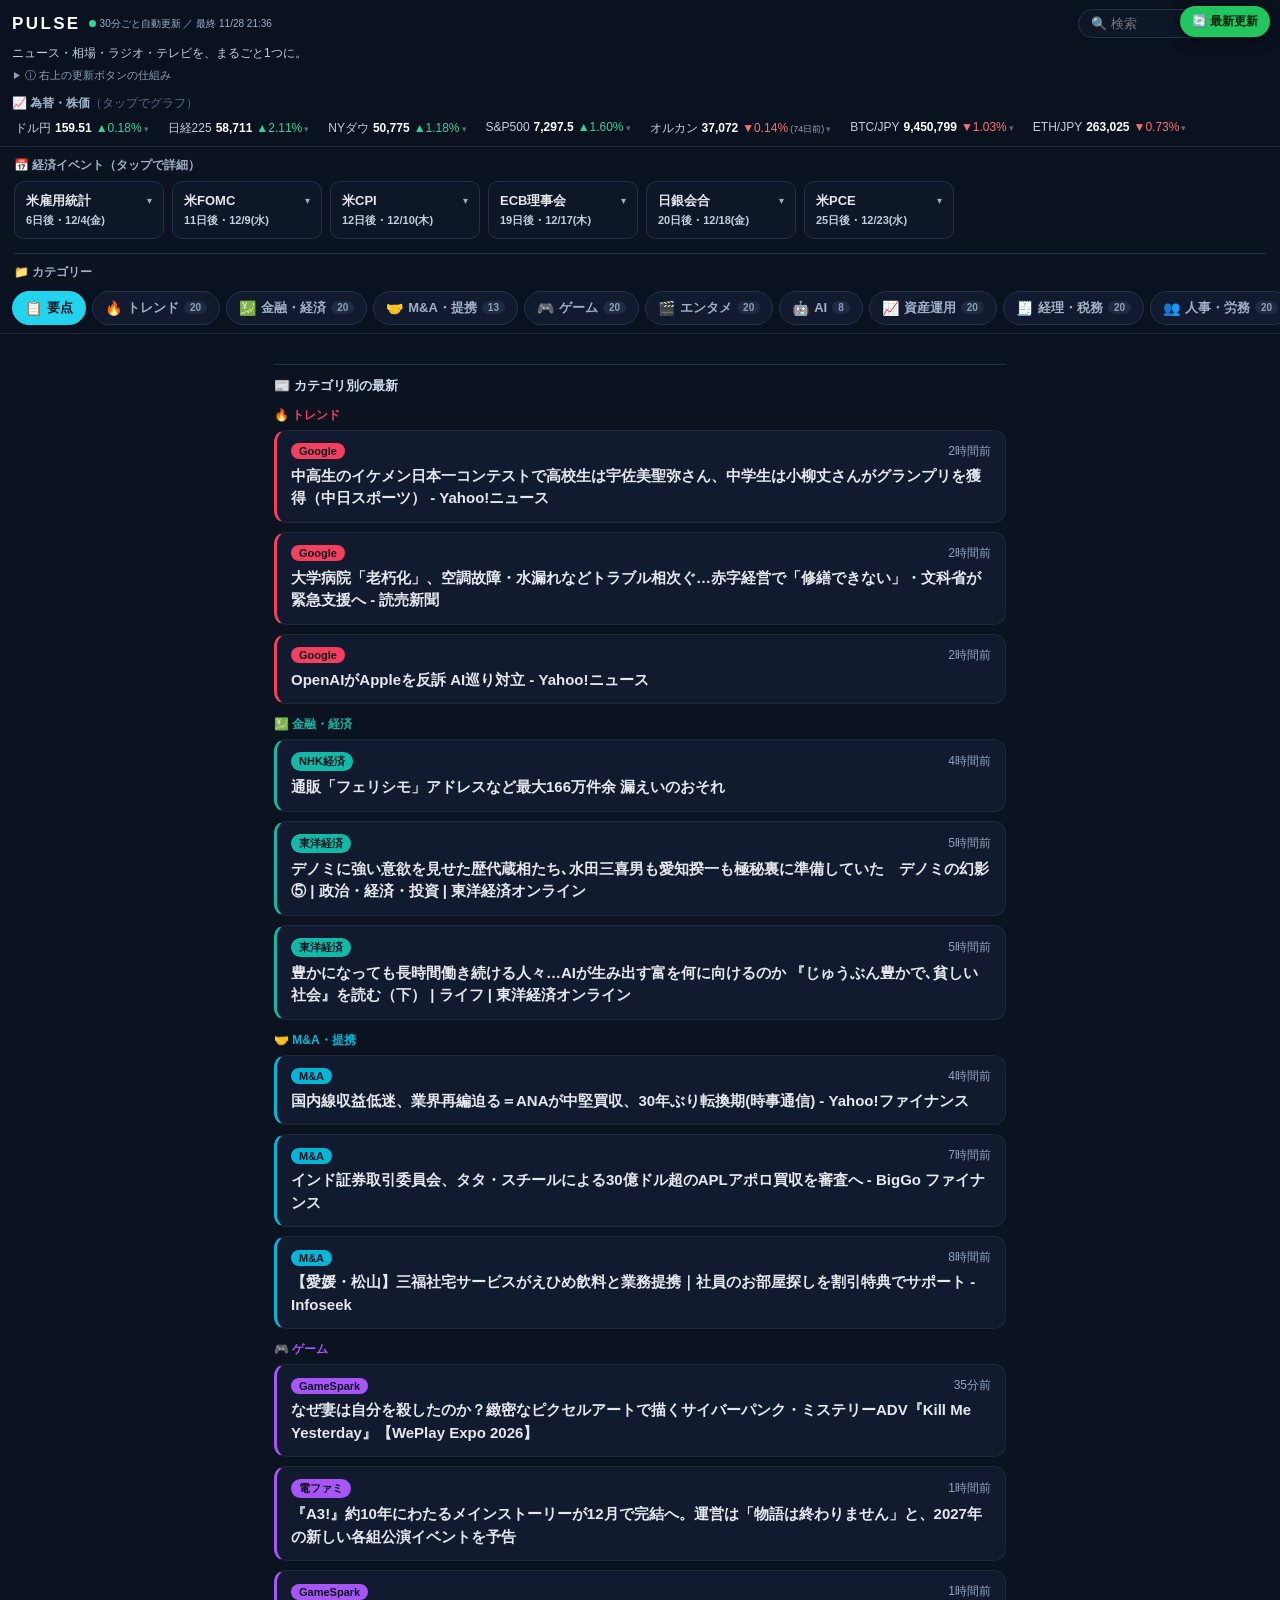
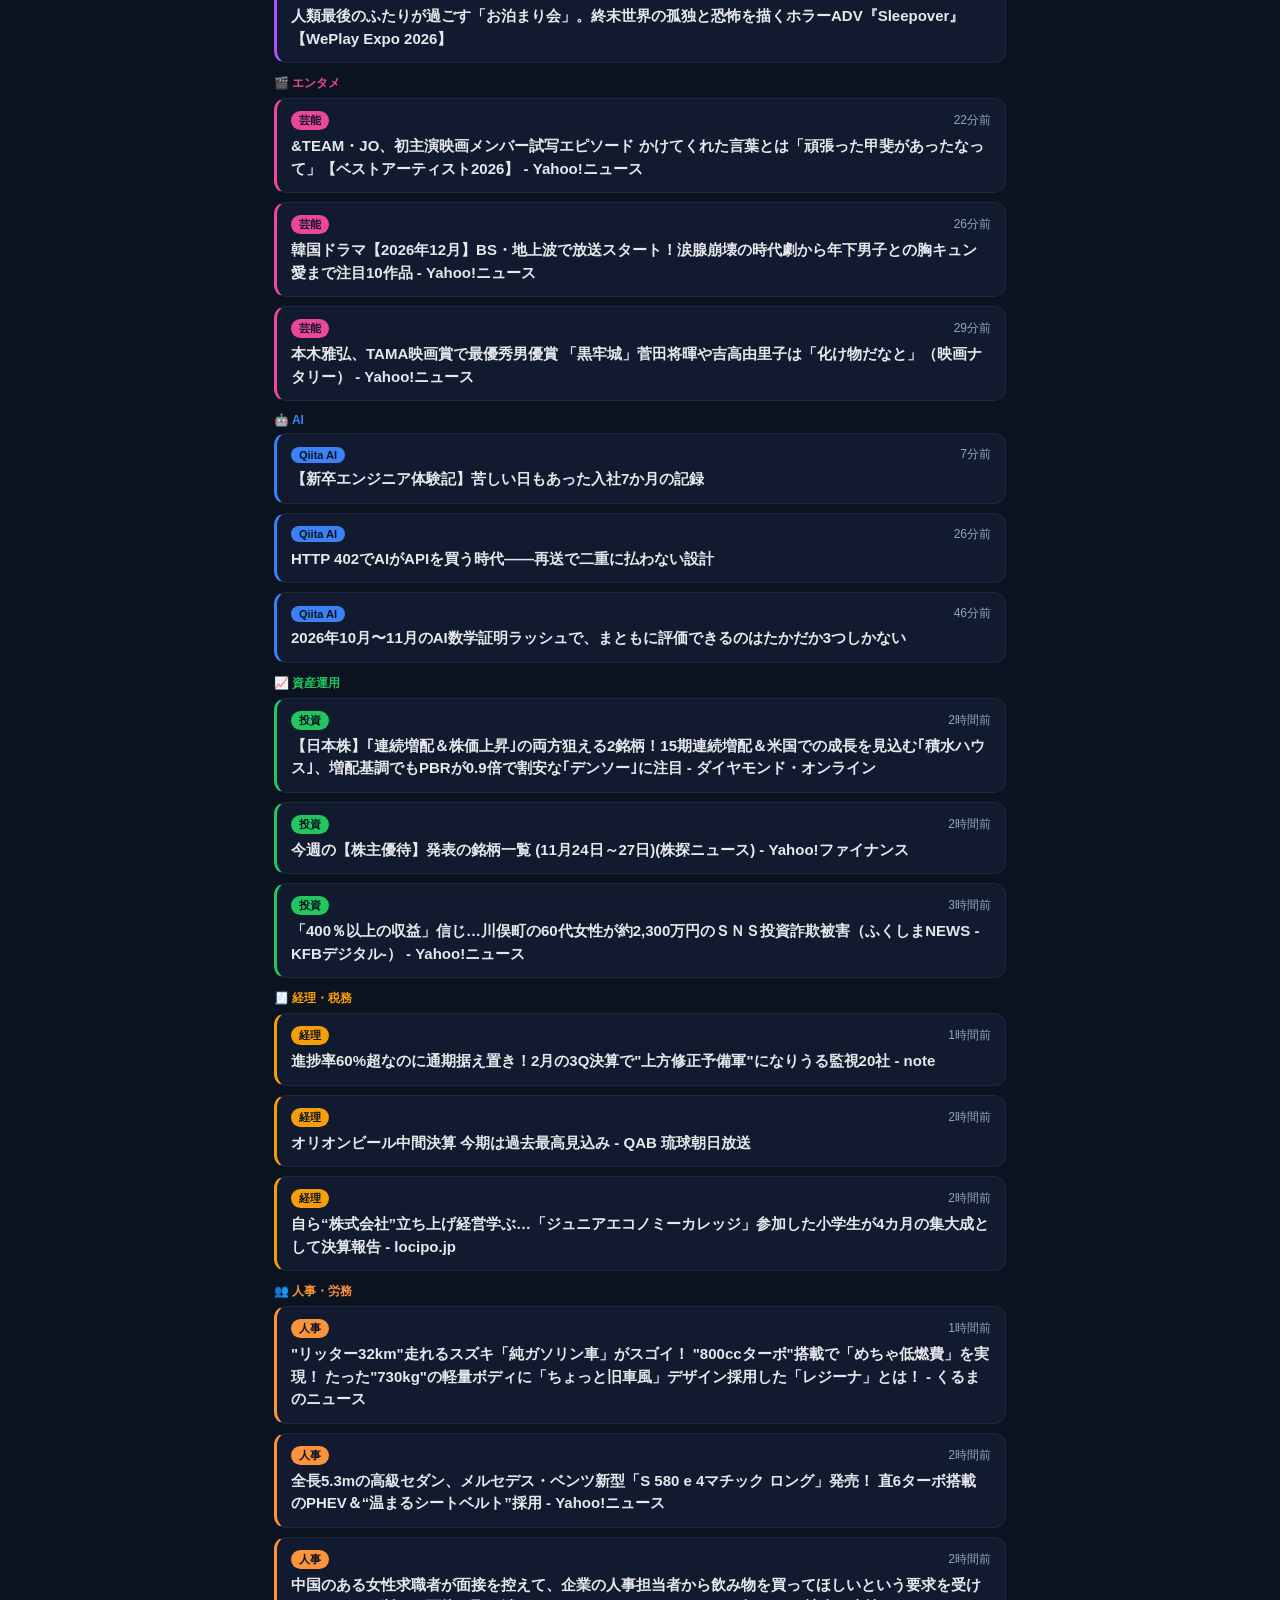
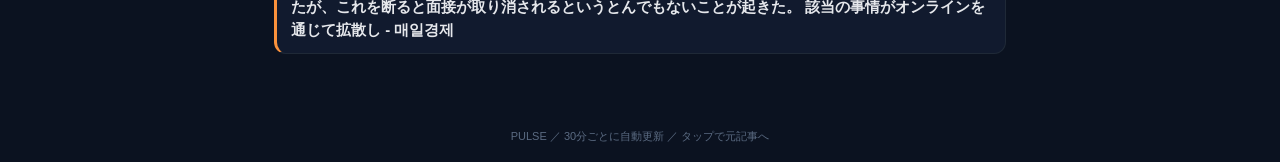
<file: index.html>
<!DOCTYPE html>
<html lang="ja">
<head>
<meta charset="utf-8">
<meta name="viewport" content="width=device-width, initial-scale=1, maximum-scale=1, user-scalable=no, viewport-fit=cover">
<meta name="theme-color" content="#0b1220">
<meta name="mobile-web-app-capable" content="yes">
<meta name="apple-mobile-web-app-capable" content="yes">
<meta name="apple-mobile-web-app-status-bar-style" content="black-translucent">
<meta name="apple-mobile-web-app-title" content="PULSE">
<link rel="manifest" href="manifest.json">
<link rel="apple-touch-icon" href="icons/icon-180.png">
<title>PULSE</title>
<script>try{if(localStorage.getItem('phc')==='1')document.documentElement.classList.add('hc');}catch(e){}</script>
<link rel="stylesheet" href="app.88a0647902.css">
</head>
<body>
<button id="refresh" class="refresh">🔄 最新更新</button>
<header>
  <div class="brand"><h1>PULSE</h1>
    <span class="up"><span class="dot"></span>30分ごと自動更新 ／ 最終 11/28 21:36</span>
    <div class="sbox"><input id="q" placeholder="🔍 検索" aria-label="記事を検索" autocomplete="off"></div></div>
  <div class="appdesc">ニュース・相場・ラジオ・テレビを、まるごと1つに。</div>
  <details class="refreshnote"><summary>ⓘ 右上の更新ボタンの仕組み</summary>
  ※通常の「🔄 最新更新」を押すと、ラジオ（曲名・番組・歌詞）がその場で最新になります。ニュース・相場は30分ごとに自動で作り直しており、新しい版が届くとボタンが「🆕 新着あり」に変わります。この状態で押すと、ニュース・相場も含めて最新の内容に切り替わります（再生中の音を勝手に止めないよう、自動では切り替えません）。</details>
  <div class="tick-h">📈 為替・株価<span style="font-weight:400;color:#5b6b85">（タップでグラフ）</span></div>
  <div id="tick"><span class="t" data-i="0">ドル円<b>159.51</b><span class="up1">▲0.18%</span><span class="arw">▾</span></span><span class="t" data-i="1">日経225<b>58,711</b><span class="up1">▲2.11%</span><span class="arw">▾</span></span><span class="t" data-i="2">NYダウ<b>50,775</b><span class="up1">▲1.18%</span><span class="arw">▾</span></span><span class="t" data-i="3">S&amp;P500<b>7,297.5</b><span class="up1">▲1.60%</span><span class="arw">▾</span></span><span class="t" data-i="4">オルカン<b>37,072</b><span class="dn1">▼0.14%</span><span class="stale">(74日前)</span><span class="arw">▾</span></span><span class="t" data-i="5">BTC/JPY<b>9,450,799</b><span class="dn1">▼1.03%</span><span class="arw">▾</span></span><span class="t" data-i="6">ETH/JPY<b>263,025</b><span class="dn1">▼0.73%</span><span class="arw">▾</span></span></div>
  <div id="tickDetail" class="tickdetail"></div>
</header>
<div id="chartFs" class="chart-fs">
  <div class="chart-fs-hd"><span id="chartFsTitle"></span><button id="chartFsClose" type="button">✕ 閉じる</button></div>
  <div id="chartFsBody" class="chart-fs-body"></div>
</div>
<div id="events-wrap">
  <div class="ev-h">📅 経済イベント（タップで詳細）</div>
  <div id="events"><div class="evcard " data-i="0"><div class="ev-top"><span class="ev-name">米雇用統計</span><span class="ev-arrow">▾</span></div><div class="ev-when">6日後・12/4(金)</div></div><div class="evcard " data-i="1"><div class="ev-top"><span class="ev-name">米FOMC</span><span class="ev-arrow">▾</span></div><div class="ev-when">11日後・12/9(水)</div></div><div class="evcard " data-i="2"><div class="ev-top"><span class="ev-name">米CPI</span><span class="ev-arrow">▾</span></div><div class="ev-when">12日後・12/10(木)</div></div><div class="evcard " data-i="3"><div class="ev-top"><span class="ev-name">ECB理事会</span><span class="ev-arrow">▾</span></div><div class="ev-when">19日後・12/17(木)</div></div><div class="evcard " data-i="4"><div class="ev-top"><span class="ev-name">日銀会合</span><span class="ev-arrow">▾</span></div><div class="ev-when">20日後・12/18(金)</div></div><div class="evcard " data-i="5"><div class="ev-top"><span class="ev-name">米PCE</span><span class="ev-arrow">▾</span></div><div class="ev-when">25日後・12/23(水)</div></div></div>
  <div id="eventDetail" class="eventdetail"></div>
</div>
<div class="sec-divider"></div>
<div class="cat-h">📁 カテゴリー</div>
<nav>
<button class="tab active" data-t="digest" style="--c:#22d3ee"><span class="e">📋</span>要点</button>
<button class="tab" data-t="trend" style="--c:#f43f5e"><span class="e">🔥</span>トレンド<span class="n">20</span></button>
<button class="tab" data-t="finance" style="--c:#14b8a6"><span class="e">💹</span>金融・経済<span class="n">20</span></button>
<button class="tab" data-t="ma" style="--c:#06b6d4"><span class="e">🤝</span>M&amp;A・提携<span class="n">13</span></button>
<button class="tab" data-t="game" style="--c:#a855f7"><span class="e">🎮</span>ゲーム<span class="n">20</span></button>
<button class="tab" data-t="ent" style="--c:#ec4899"><span class="e">🎬</span>エンタメ<span class="n">20</span></button>
<button class="tab" data-t="ai" style="--c:#3b82f6"><span class="e">🤖</span>AI<span class="n">8</span></button>
<button class="tab" data-t="invest" style="--c:#22c55e"><span class="e">📈</span>資産運用<span class="n">20</span></button>
<button class="tab" data-t="account" style="--c:#f59e0b"><span class="e">🧾</span>経理・税務<span class="n">20</span></button>
<button class="tab" data-t="hr" style="--c:#fb923c"><span class="e">👥</span>人事・労務<span class="n">20</span></button>
<span class="tab-sep" aria-hidden="true"></span>
<button class="tab" data-t="bgm" style="--c:#38bdf8"><span class="e">🎧</span>BGM</button>
<button class="tab" data-t="radio" style="--c:#f472b6"><span class="e">📻</span>国内ラジオ</button>
<button class="tab" data-t="tv" style="--c:#ef4444"><span class="e">📺</span>テレビ</button>
<button class="tab" data-t="watch" style="--c:#eab308"><span class="e">⭐</span>ウォッチ</button>
<button class="tab" data-t="memo" style="--c:#94a3b8"><span class="e">📝</span>メモ</button>
<button class="navgear" id="tabSetBtn" type="button" aria-label="タブの並びと表示の設定">⚙</button>
</nav>
<main>
<section class="sec active" id="sec-digest" style="--c:#22d3ee"><div id="digestNew"></div><div class="dg-sec">📰 カテゴリ別の最新</div><div class="dg-h" style="--c:#f43f5e">🔥 トレンド</div><a class="card" style="--c:#f43f5e" href="https://news.google.com/rss/articles/CBMif0FVX3lxTFBvZTJmVzVrdnd3a2RSTjE0MkFXdXo4YnFOcVgyQ2ZZdnppcHhBRHV5WjNwd09OWU5PTmRERDRWbFR3SU1tSUdvNkVYMENCYW9mT0QzNGd2c1RDZGpuSzQwTGNEWThlTjlMdUI3bjVEZ3NnYWtNWFYwV193RGRhclU?oc=5" target="_blank" rel="noopener"><div class="meta"><span class="src">Google</span><span class="tm">2時間前</span></div><div class="ttl">中高生のイケメン日本一コンテストで高校生は宇佐美聖弥さん、中学生は小柳丈さんがグランプリを獲得（中日スポーツ） - Yahoo!ニュース</div></a><a class="card" style="--c:#f43f5e" href="https://news.google.com/rss/articles/CBMiZEFVX3lxTFBGNm5qLURkY20wWnVLekIyNzFkckNuQnFBQlNsSmxwOTAzVUdHY0VZb2ludlRXaUVsaDNiTTFpUE5pT3hNZHNmanI2Tnp2RkVTOTNPZXJlNEo5THNBdEJGc2tOcEw?oc=5" target="_blank" rel="noopener"><div class="meta"><span class="src">Google</span><span class="tm">2時間前</span></div><div class="ttl">大学病院「老朽化」、空調故障・水漏れなどトラブル相次ぐ…赤字経営で「修繕できない」・文科省が緊急支援へ - 読売新聞</div></a><a class="card" style="--c:#f43f5e" href="https://news.google.com/rss/articles/CBMiUEFVX3lxTE5LZDZveWxyS1VEQlBpY3V0Q2F4cXMxLWUzOFlFcm9VM25VbWltTDZxYWNyQWo2OUZXdTkydGU5TjhJMGRINkdvMnUzVEtCSkpN?oc=5" target="_blank" rel="noopener"><div class="meta"><span class="src">Google</span><span class="tm">2時間前</span></div><div class="ttl">OpenAIがAppleを反訴 AI巡り対立 - Yahoo!ニュース</div></a><div class="dg-h" style="--c:#14b8a6">💹 金融・経済</div><a class="card" style="--c:#14b8a6" href="https://news.web.nhk/newsweb/na/nd-20261128de82980" target="_blank" rel="noopener"><div class="meta"><span class="src">NHK経済</span><span class="tm">4時間前</span></div><div class="ttl">通販「フェリシモ」アドレスなど最大166万件余 漏えいのおそれ</div></a><a class="card" style="--c:#14b8a6" href="https://toyokeizai.net/articles/-/965947?utm_source=rss&amp;utm_medium=http&amp;utm_campaign=link_back" target="_blank" rel="noopener"><div class="meta"><span class="src">東洋経済</span><span class="tm">5時間前</span></div><div class="ttl">デノミに強い意欲を見せた歴代蔵相たち､水田三喜男も愛知揆一も極秘裏に準備していた　デノミの幻影⑤ | 政治・経済・投資 | 東洋経済オンライン</div></a><a class="card" style="--c:#14b8a6" href="https://toyokeizai.net/articles/-/965944?utm_source=rss&amp;utm_medium=http&amp;utm_campaign=link_back" target="_blank" rel="noopener"><div class="meta"><span class="src">東洋経済</span><span class="tm">5時間前</span></div><div class="ttl">豊かになっても長時間働き続ける人々…AIが生み出す富を何に向けるのか 『じゅうぶん豊かで､貧しい社会』を読む（下） | ライフ | 東洋経済オンライン</div></a><div class="dg-h" style="--c:#06b6d4">🤝 M&amp;A・提携</div><a class="card" style="--c:#06b6d4" href="https://news.google.com/rss/articles/CBMihwFBVV95cUxOZUhZaHFWeTRsc29xSk5NUUd0V3VKbmc3UHlpTzZ6MnZoV1Vka3gtb2FtVDY3TTNZaDJCZG41X3V0UHZVeEU4elpjOUhaQTFiOUpaekVqdzAyelNZdzlrOWdkLXYtQXhDNS1maWVzcGJMTVpmbmlnbmV2amhxQ2dJMmhkZWRLTk0?oc=5" target="_blank" rel="noopener"><div class="meta"><span class="src">M&amp;A</span><span class="tm">4時間前</span></div><div class="ttl">国内線収益低迷、業界再編迫る＝ANAが中堅買収、30年ぶり転換期(時事通信) - Yahoo!ファイナンス</div></a><a class="card" style="--c:#06b6d4" href="https://news.google.com/rss/articles/CBMidEFVX3lxTE5yS01MbVZHSEFyOUppN0Zza2I0MjN1VFlNSzF1cm5nVkY1R1ByU3lVVTR6cjZ5Y3VHem1QclVFeXB3WjVvYk5CZF9CXzZibmc5YjNHeHFEU2hrVWRUNjRsZjlOWXNsNlFnMWI1ZFluYlR2QnpY?oc=5" target="_blank" rel="noopener"><div class="meta"><span class="src">M&amp;A</span><span class="tm">7時間前</span></div><div class="ttl">インド証券取引委員会、タタ・スチールによる30億ドル超のAPLアポロ買収を審査へ - BigGo ファイナンス</div></a><a class="card" style="--c:#06b6d4" href="https://news.google.com/rss/articles/CBMickFVX3lxTE9qaHNLU2RFZlpaUkY5NDg2OTJNNENFUkd2ZVItbU5LakJJSkhWU0lJMlBrTi12VTFvdXBTRXgyd2s5bU12RUQ4aVhnMlRUWEpzM0ZseVFCY3doTmEzTjdmVVpzV2NEM0dPcER0cUc5V21NQQ?oc=5" target="_blank" rel="noopener"><div class="meta"><span class="src">M&amp;A</span><span class="tm">8時間前</span></div><div class="ttl">【愛媛・松山】三福社宅サービスがえひめ飲料と業務提携｜社員のお部屋探しを割引特典でサポート - Infoseek</div></a><div class="dg-h" style="--c:#a855f7">🎮 ゲーム</div><a class="card" style="--c:#a855f7" href="http://www.gamespark.jp/article/2026/11/28/175424.html" target="_blank" rel="noopener"><div class="meta"><span class="src">GameSpark</span><span class="tm">35分前</span></div><div class="ttl">なぜ妻は自分を殺したのか？緻密なピクセルアートで描くサイバーパンク・ミステリーADV『Kill Me Yesterday』【WePlay Expo 2026】</div></a><a class="card" style="--c:#a855f7" href="https://news.denfaminicogamer.jp/news/261128l" target="_blank" rel="noopener"><div class="meta"><span class="src">電ファミ</span><span class="tm">1時間前</span></div><div class="ttl">『A3!』約10年にわたるメインストーリーが12月で完結へ。運営は「物語は終わりません」と、2027年の新しい各組公演イベントを予告</div></a><a class="card" style="--c:#a855f7" href="http://www.gamespark.jp/article/2026/11/28/175423.html" target="_blank" rel="noopener"><div class="meta"><span class="src">GameSpark</span><span class="tm">1時間前</span></div><div class="ttl">人類最後のふたりが過ごす「お泊まり会」。終末世界の孤独と恐怖を描くホラーADV『Sleepover』【WePlay Expo 2026】</div></a><div class="dg-h" style="--c:#ec4899">🎬 エンタメ</div><a class="card" style="--c:#ec4899" href="https://news.google.com/rss/articles/CBMijgFBVV95cUxPYW94c2hna1MtTW1GRF9fZk9NTEY0WTNsZzNRQ1c3aXY4R0kydGVHbkhsUnlYYy1qcUY1OS1tRlhEQlFGaFN6dEpxUWtoNnhiNW9NUkxLblNCcm5ROGdCS2hqZFQ1SndBeDUxWWVTZ1lHQTdlNXFkZ3VwZUhxZlVhb1Q4dm9PUG9KY0ttSFBB?oc=5" target="_blank" rel="noopener"><div class="meta"><span class="src">芸能</span><span class="tm">22分前</span></div><div class="ttl">&amp;TEAM・JO、初主演映画メンバー試写エピソード かけてくれた言葉とは「頑張った甲斐があったなって」【ベストアーティスト2026】 - Yahoo!ニュース</div></a><a class="card" style="--c:#ec4899" href="https://news.google.com/rss/articles/CBMif0FVX3lxTFBNSFFoUVhDR1gxTXIxdjV1dUJtdHQ4YTRBVGpCQ0ZaVF9QMFNfWFhXdTRxc3BIWXRYZWstVjNoN05YMU1FMnpDLXJaRlN3czVDZnVoRWp0eDYxMURKRHlLcXBnVi1DbXQ1eW1vMHFuV3NDM3hhcVZlNTFGc29CeHc?oc=5" target="_blank" rel="noopener"><div class="meta"><span class="src">芸能</span><span class="tm">26分前</span></div><div class="ttl">韓国ドラマ【2026年12月】BS・地上波で放送スタート！涙腺崩壊の時代劇から年下男子との胸キュン愛まで注目10作品 - Yahoo!ニュース</div></a><a class="card" style="--c:#ec4899" href="https://news.google.com/rss/articles/CBMif0FVX3lxTFBvRGdET2owX1FkaXRRUEdRdlozWmFOS0diei10Vm5fRDF2aXJUOEZlRlNLVUJLZjRPQ0JkbVZGU1JWeFI5RFRlRkRzS2hoSG93VGFNNWduVE9uaGxuWl9wQWhaQ2ZtYVFyQ3pRRmNLX0RoVVJzYndEalc2Z1FnYWM?oc=5" target="_blank" rel="noopener"><div class="meta"><span class="src">芸能</span><span class="tm">29分前</span></div><div class="ttl">本木雅弘、TAMA映画賞で最優秀男優賞 「黒牢城」菅田将暉や吉高由里子は「化け物だなと」（映画ナタリー） - Yahoo!ニュース</div></a><div class="dg-h" style="--c:#3b82f6">🤖 AI</div><a class="card" style="--c:#3b82f6" href="https://qiita.com/fuyunoki/items/d9fad1d25a7c5dd8d577" target="_blank" rel="noopener"><div class="meta"><span class="src">Qiita AI</span><span class="tm">7分前</span></div><div class="ttl">【新卒エンジニア体験記】苦しい日もあった入社7か月の記録</div></a><a class="card" style="--c:#3b82f6" href="https://qiita.com/maees/items/21bb115adb63136cb290" target="_blank" rel="noopener"><div class="meta"><span class="src">Qiita AI</span><span class="tm">26分前</span></div><div class="ttl">HTTP 402でAIがAPIを買う時代――再送で二重に払わない設計</div></a><a class="card" style="--c:#3b82f6" href="https://qiita.com/Q11Q/items/d536d24d241a09c5529d" target="_blank" rel="noopener"><div class="meta"><span class="src">Qiita AI</span><span class="tm">46分前</span></div><div class="ttl">2026年10月〜11月のAI数学証明ラッシュで、まともに評価できるのはたかだか3つしかない</div></a><div class="dg-h" style="--c:#22c55e">📈 資産運用</div><a class="card" style="--c:#22c55e" href="https://news.google.com/rss/articles/CBMiU0FVX3lxTFBaeTV1aVpCNmkxaFR6clBzQVpTQ0FPTFhQY3ZRTWgwa2hBNkFwTW9OMTlnYTBpNE14LTJVcjBKM2c2akFwZk9CS3drV2duVDkwRmZj?oc=5" target="_blank" rel="noopener"><div class="meta"><span class="src">投資</span><span class="tm">2時間前</span></div><div class="ttl">【日本株】｢連続増配＆株価上昇｣の両方狙える2銘柄！15期連続増配＆米国での成長を見込む｢積水ハウス｣、増配基調でもPBRが0.9倍で割安な｢デンソー｣に注目 - ダイヤモンド・オンライン</div></a><a class="card" style="--c:#22c55e" href="https://news.google.com/rss/articles/CBMihwFBVV95cUxOUEMwRHdWa2g1NjFkaEdYcVBmWkdwTkdFTDg2ZlVqTERESEdTYTVxbEVnVjdtUkFGSkFhZjZiZzVuZ2otaE91UHZhblQxWFg2YUVxQmJyb3prUk5BcU0tZEtRdzF3QmprdEItZk0xeGVOZl8wRk1ZcXppMjg2RGRESWxPQy1TWDg?oc=5" target="_blank" rel="noopener"><div class="meta"><span class="src">投資</span><span class="tm">2時間前</span></div><div class="ttl">今週の【株主優待】発表の銘柄一覧 (11月24日～27日)(株探ニュース) - Yahoo!ファイナンス</div></a><a class="card" style="--c:#22c55e" href="https://news.google.com/rss/articles/CBMif0FVX3lxTE1SUkhoUkJQR1A2R21QUF9tdGtnVWd1dUdkX0FTaEJ4aGtiOUtYd1FBbi1hR0NsbnNjVUlEYVJaUFhGM2k1YVo4NnF5ZmlMQ05mdHZEdncwNVhTT042dk5Zc1FXZVRWZmgzTkxLMlozVlVZOW1rTTVQSTVKTTlsVU0?oc=5" target="_blank" rel="noopener"><div class="meta"><span class="src">投資</span><span class="tm">3時間前</span></div><div class="ttl">「400％以上の収益」信じ…川俣町の60代女性が約2,300万円のＳＮＳ投資詐欺被害（ふくしまNEWS -KFBデジタル-） - Yahoo!ニュース</div></a><div class="dg-h" style="--c:#f59e0b">🧾 経理・税務</div><a class="card" style="--c:#f59e0b" href="https://news.google.com/rss/articles/CBMiW0FVX3lxTFBVQXRIcm1nbUk3VHNFd19hcE4tYkFjMXVwSDdBWUxVU21HSGhROEJWZGkwV2M4bDlNM1plUENRbnhpS052NE1vazhtWkVQOXdsWHdoMEl5Wlp4LWc?oc=5" target="_blank" rel="noopener"><div class="meta"><span class="src">経理</span><span class="tm">1時間前</span></div><div class="ttl">進捗率60%超なのに通期据え置き！2月の3Q決算で&quot;上方修正予備軍&quot;になりうる監視20社 - note</div></a><a class="card" style="--c:#f59e0b" href="https://news.google.com/rss/articles/CBMiWkFVX3lxTFB2blNmX2NRdWRjdGpjSHRfZDZGMWJPT3dQZ1R0RkJXLTlvbThlMnlraWFZOHRfZi0zQzdxd3BobnQtZ3IwMmM1MHg4OW9RNm1zOXFyV0F6WVl6QQ?oc=5" target="_blank" rel="noopener"><div class="meta"><span class="src">経理</span><span class="tm">2時間前</span></div><div class="ttl">オリオンビール中間決算 今期は過去最高見込み - QAB 琉球朝日放送</div></a><a class="card" style="--c:#f59e0b" href="https://news.google.com/rss/articles/CBMib0FVX3lxTE91UlgxSXJicVJjNWxDaktsSDF2bGI0djdIQ2xyNm9hQU8waG1wRnphNHBpNWdkUDZ2UXJ3eDlJdFhNU2lFR2pZb01NWVRDOTVxZjloTUZCaEtqYXNjNDVjaWI0bWE5QzZqdlU4bFdFSQ?oc=5" target="_blank" rel="noopener"><div class="meta"><span class="src">経理</span><span class="tm">2時間前</span></div><div class="ttl">自ら“株式会社”立ち上げ経営学ぶ…「ジュニアエコノミーカレッジ」参加した小学生が4カ月の集大成として決算報告 - locipo.jp</div></a><div class="dg-h" style="--c:#fb923c">👥 人事・労務</div><a class="card" style="--c:#fb923c" href="https://news.google.com/rss/articles/CBMiS0FVX3lxTE9Va1EtNXRjRm1TUldkVUdDMzRPNm9hZzRwTnhseTZzeExxQVpaT0pPNmRRZjVicXNPTGgwOUtFaWVpa282T2N2VjhTTQ?oc=5" target="_blank" rel="noopener"><div class="meta"><span class="src">人事</span><span class="tm">1時間前</span></div><div class="ttl">&quot;リッター32km&quot;走れるスズキ「純ガソリン車」がスゴイ！ &quot;800ccターボ&quot;搭載で「めちゃ低燃費」を実現！ たった&quot;730kg&quot;の軽量ボディに「ちょっと旧車風」デザイン採用した「レジーナ」とは！ - くるまのニュース</div></a><a class="card" style="--c:#fb923c" href="https://news.google.com/rss/articles/CBMif0FVX3lxTE5VVGhVdFNhLUxVUVpXMVFSY2IzRVp4X3loM25WbjRNSVhCUkdTVFZMd21uNTZTd3RpbjJiTVB4R3RsZjJuUEZPUHdHRjVfbUYxcGVfTlZ3OUtpSWttQTZ0OFNvWEM1WTJFSVFEeElLTzc4ODRoRkJkLXdTMjFVNjg?oc=5" target="_blank" rel="noopener"><div class="meta"><span class="src">人事</span><span class="tm">2時間前</span></div><div class="ttl">全長5.3mの高級セダン、メルセデス・ベンツ新型「S 580 e 4マチック ロング」発売！ 直6ターボ搭載のPHEV＆“温まるシートベルト”採用 - Yahoo!ニュース</div></a><a class="card" style="--c:#fb923c" href="https://news.google.com/rss/articles/CBMiT0FVX3lxTFBSVFVQbmJ2ZmdYdFNJTnA4eFExMGFfZ1BINHVacXpGYUl1Mzd3VTVKeTREMFZGLS1MWVg4dFhIeEJnNmQwZ3BTcTFrTjF4UGM?oc=5" target="_blank" rel="noopener"><div class="meta"><span class="src">人事</span><span class="tm">2時間前</span></div><div class="ttl">中国のある女性求職者が面接を控えて、企業の人事担当者から飲み物を買ってほしいという要求を受けたが、これを断ると面接が取り消されるというとんでもないことが起きた。 該当の事情がオンラインを通じて拡散し - 매일경제</div></a></section>
<section class="sec" id="sec-trend" style="--c:#f43f5e"><a class="card" href="https://news.google.com/rss/articles/CBMif0FVX3lxTFBvZTJmVzVrdnd3a2RSTjE0MkFXdXo4YnFOcVgyQ2ZZdnppcHhBRHV5WjNwd09OWU5PTmRERDRWbFR3SU1tSUdvNkVYMENCYW9mT0QzNGd2c1RDZGpuSzQwTGNEWThlTjlMdUI3bjVEZ3NnYWtNWFYwV193RGRhclU?oc=5" target="_blank" rel="noopener"><div class="meta"><span class="src">Google</span><span class="tm">2時間前</span></div><div class="ttl">中高生のイケメン日本一コンテストで高校生は宇佐美聖弥さん、中学生は小柳丈さんがグランプリを獲得（中日スポーツ） - Yahoo!ニュース</div></a><a class="card" href="https://news.google.com/rss/articles/CBMiZEFVX3lxTFBGNm5qLURkY20wWnVLekIyNzFkckNuQnFBQlNsSmxwOTAzVUdHY0VZb2ludlRXaUVsaDNiTTFpUE5pT3hNZHNmanI2Tnp2RkVTOTNPZXJlNEo5THNBdEJGc2tOcEw?oc=5" target="_blank" rel="noopener"><div class="meta"><span class="src">Google</span><span class="tm">2時間前</span></div><div class="ttl">大学病院「老朽化」、空調故障・水漏れなどトラブル相次ぐ…赤字経営で「修繕できない」・文科省が緊急支援へ - 読売新聞</div></a><a class="card" href="https://news.google.com/rss/articles/CBMiUEFVX3lxTE5LZDZveWxyS1VEQlBpY3V0Q2F4cXMxLWUzOFlFcm9VM25VbWltTDZxYWNyQWo2OUZXdTkydGU5TjhJMGRINkdvMnUzVEtCSkpN?oc=5" target="_blank" rel="noopener"><div class="meta"><span class="src">Google</span><span class="tm">2時間前</span></div><div class="ttl">OpenAIがAppleを反訴 AI巡り対立 - Yahoo!ニュース</div></a><a class="card" href="https://news.google.com/rss/articles/CBMiUEFVX3lxTFBxa0xadDhHOURWOU9hY1NsdHR4TmxpdTBlZUNpQ044eHZnT3ZsZUoyekNDMDVjTk4zZmFRLXAtc29uLW5xYVpYbV80WG1ranhi?oc=5" target="_blank" rel="noopener"><div class="meta"><span class="src">Google</span><span class="tm">2時間前</span></div><div class="ttl">防衛費5年「60兆円弱」米側は難色 - Yahoo!ニュース</div></a><a class="card" href="https://news.google.com/rss/articles/CBMiS0FVX3lxTE1SSzVCWE5jYzRqYWtTcENTSGdVZGM5T3NOR2ltRXk1cVdaaXZzMTRSNmtfTGpUYlhCdjRZM3dneWFpNWxvYXZGOS0zcw?oc=5" target="_blank" rel="noopener"><div class="meta"><span class="src">Google</span><span class="tm">2時間前</span></div><div class="ttl">【速報】PL学園、全学校で28年度は生徒募集せず - 47NEWS</div></a><a class="card" href="https://news.google.com/rss/articles/CBMidkFVX3lxTFBoZDU5aER1TENqcjU1cVhuWEpZQ0dnN1dGeEl1N0VETXlDTUhkakhnX0xhTDRoTzVDRkhBN3BxQ2RmMGk5a2M2WUxkZHZ6OXNOSWx0MXBTeFVNa1JyeWRSb3Vrc0xTaHhLVzZidDdISzdzcUVOaGc?oc=5" target="_blank" rel="noopener"><div class="meta"><span class="src">Google</span><span class="tm">3時間前</span></div><div class="ttl">「あいさつすれば笑顔」宮城2遺体事件、誘拐容疑で逮捕の男 自宅でチェンソー洗う姿も - 産経ニュース</div></a><a class="card" href="https://news.google.com/rss/articles/CBMiX0FVX3lxTE0tS1lfSlBhamtlbTBnU3U0RGxsNHVRMDhYWXNKSU1GN1RhQXhhZ0VHNFp2UmVmY3VXX2g0MTlWdGZueW9VUnMycWZIVktOR29CeVByVGlQV1pKOW9TamN3?oc=5" target="_blank" rel="noopener"><div class="meta"><span class="src">Google</span><span class="tm">3時間前</span></div><div class="ttl">【速報中】フィギュアNHK杯 女子シングル フリー 日本勢が登場 - NHKニュース</div></a><a class="card" href="https://news.google.com/rss/articles/CBMif0FVX3lxTE1lR1cxYVJQOHFqZm8temg1S01yYTBwbHdNREFKcmplcUdmUVBmXzZxQzNiWDNjYmN3QUpJZEF2Y0ItV2hQRmlyOGJSQWxtbTc2Zm5RR1pqQ2xzUmxfSjIzbGEtSFZLQjZfNjJlREdzNC1GaWozNExyLXk2VmlhSVk?oc=5" target="_blank" rel="noopener"><div class="meta"><span class="src">Google</span><span class="tm">3時間前</span></div><div class="ttl">歌手・LiSA＆声優・鈴木達央が離婚発表「お互いを尊重し、思いやりを持って話し合いを重ねた末に」20年1月に結婚発表も6年の夫婦生活に幕（オリコン） - Yahoo!ニュース</div></a><a class="card" href="https://news.google.com/rss/articles/[base64]?oc=5" target="_blank" rel="noopener"><div class="meta"><span class="src">Google</span><span class="tm">3時間前</span></div><div class="ttl">“新女王”桑木志帆が単独首位で今季ラスト18ホールへ 鈴木愛2位 小祝さくら、岩井千怜3位 - GDOゴルフニュース</div></a><a class="card" href="https://news.google.com/rss/articles/CBMif0FVX3lxTE5wYmR3RlNhUnBBZUpSTk03dl9EVXl2azBCN19JUTlIb0VubHNtMGozemRfeUJRRXlQckRtMVNRODMxWm5ONkpSd0V0cGxmTXNQZjE5YlViaFNDZUQ4SGRrb25zSG1vN0s5MWVueXlsc29XTTh2c3pwdjNoOXF1aGc?oc=5" target="_blank" rel="noopener"><div class="meta"><span class="src">Google</span><span class="tm">3時間前</span></div><div class="ttl">「ガンダムSEED」最新作の主題歌は西川貴教×小室哲哉、EDテーマはSee-Sawが続投 本予告も解禁（KAI-YOU） - Yahoo!ニュース</div></a><a class="card" href="https://news.google.com/rss/articles/CBMiX0FVX3lxTE8yVXpPYVpLZGg2RmVvQ1hRVDZGOVVUb052a1lnblZzQVRjc0ZMWkRlcG1vUGlEa3ZybURmOVdwWkEyXzVaZlFXOVZRQVdqQk52a3RGYk5GODVmZEFqZkxV?oc=5" target="_blank" rel="noopener"><div class="meta"><span class="src">Google</span><span class="tm">4時間前</span></div><div class="ttl">“エヌビディア半導体 輸出規制先の中国で確認”米メディア - NHKニュース</div></a><a class="card" href="https://news.google.com/rss/articles/CBMiZkFVX3lxTE5DRTVRbVVEa1JQSnJac1V6TjBma0dpRlpIeVBXZTBZZ2NORm84R2UwYWRSR1NsZlYxaEpZMlZKRlRGNGZ3MXd6emtnM2FEd05HdXpkREtiYUdSaWZVc2IxMjU5dFFsQQ?oc=5" target="_blank" rel="noopener"><div class="meta"><span class="src">Google</span><span class="tm">4時間前</span></div><div class="ttl">関文科相の政治資金パーティー問題、岩手県の達増知事が辞任求める…「内閣としての責任が問われている」 - 読売新聞</div></a><a class="card" href="https://news.google.com/rss/articles/CBMibEFVX3lxTFBKc3FlNlBKLVduM0FHcnh6Q3RDTXp3R21kdHUwUXFMaDZjUkdIYTItTmUtWVpMYjY1ZFJqdmN3VlNvQXZ1bjBOckhfS0ZNU0hMb2NoaFFEOUVnZ010YnBRY3RRTF9RZjFfQVpXUw?oc=5" target="_blank" rel="noopener"><div class="meta"><span class="src">Google</span><span class="tm">4時間前</span></div><div class="ttl">台湾地方選、頼政権に中間評価 台北・新北市長選で与野党接戦 - 日本経済新聞</div></a><a class="card" href="https://news.google.com/rss/articles/CBMic0FVX3lxTE9GZ0p2TUlDNlFfWUU5VzRRUk5Mb25Gb1NtWFdRTE84UllZZjJsajJENi1KMFBEVXQ0M2YwdmxBbkcwQ01NY2htVVFaQzNvMGplVjMtRjdfVlVXY3JaQ1NKa2FObGlRLXNUZVlNYVRkU2tTU2c?oc=5" target="_blank" rel="noopener"><div class="meta"><span class="src">Google</span><span class="tm">4時間前</span></div><div class="ttl">＜国内男子ゴルフ＞ボールが5メートルも動く強風も、今平周吾のゴルフは揺らがない - スポーツナビ</div></a><a class="card" href="https://news.google.com/rss/articles/CBMiaEFVX3lxTE5CUHRaNkNBZl9QRmNxUjZ5OXNGRThCeDhNcXVSSUYzS1J0am10Q01xaHRWRmtjQ0dBUHFUTVUwSkpqYkZmQ2RWQm5HMGozQ01fM240ZGZxdncxdnY3Vl9Qd2MzbENjeDhn?oc=5" target="_blank" rel="noopener"><div class="meta"><span class="src">Google</span><span class="tm">5時間前</span></div><div class="ttl">プレスリリース：NAZOL、ランキングと複数人同時プレイのブラウザゲームを、サーバーなしで作れる機能を提供（PR TIMES） - 毎日新聞</div></a><a class="card" href="https://news.google.com/rss/articles/CBMiUkFVX3lxTFBLSDY3eGR4bEdqaS1PdU4zVEZyQ0RBVk01NUs0LUlmMnMwR3ZDMTcydXVHd3BfT09mQWdyd0w0WTN1UU9sbmYzYkhzb1gtRDV0bVE?oc=5" target="_blank" rel="noopener"><div class="meta"><span class="src">Google</span><span class="tm">5時間前</span></div><div class="ttl">動画見る用タブレットは「Redmi Pad 2」がおすすめ。2万円台でもサクサク動きます - ウレぴあ総研</div></a><a class="card" href="https://news.google.com/rss/articles/CBMif0FVX3lxTE52Y1d6VXJRQnhRNWZuUTdTeW93dmc0ZnhQdWYxakNscDl5OWMtMThxb2JXRDFvREJXeGE5RXR5bDFXS00wckM1d2RxWUYzQnA0UlRubUVFdl9HSjFCaHUtRXJ3d21CU0d1UC1rb0RrS0dkUGVvTXZMdnJrYklVWTA?oc=5" target="_blank" rel="noopener"><div class="meta"><span class="src">Google</span><span class="tm">6時間前</span></div><div class="ttl">ロシア拘束記者は「脅迫の材料」 国営放送の元キャスター（共同通信） - Yahoo!ニュース</div></a><a class="card" href="https://news.google.com/rss/articles/CBMif0FVX3lxTE5UUXc4Zy13WTVOeDMtd1JQSDZZc0hCV2hVNzRlMVE0ZVJza1dRTGloTjNSTU1TRERDa2xvaWN4WkhtWXhYWWdzbEpidmFJYXVFeWZBSUJJaV9SbDhBYnZPNUZNTkdjTGRwZ1M3a0JTcjVYNDl2OEliR2JCVmpGeVE?oc=5" target="_blank" rel="noopener"><div class="meta"><span class="src">Google</span><span class="tm">6時間前</span></div><div class="ttl">米軍、英空軍基地に飛来の無人機撃退 ＦＴ報道（ロイター） - Yahoo!ニュース</div></a><a class="card" href="https://news.google.com/rss/articles/CBMif0FVX3lxTE10cDc0V2tseHdGSzVYZkgwZDNKVjdycGNKTDBfZXo2VVJTbzJHWnh4YjNkX0p3MzRTTEwwMmFMODFyWjRFaDB5aGljcUNHeW8zWVRteXRqVHplMUpmMmp6Ynljcm5FMEVvMWc5ZzJFZ2xVNFc2amsyVUF0TmdSMDg?oc=5" target="_blank" rel="noopener"><div class="meta"><span class="src">Google</span><span class="tm">6時間前</span></div><div class="ttl">エヌビディアCEO復帰に女性たちが不満と懸念表明、「特定の男性なら何をしても許されるという考え」を批判（ＡＦＰ＝時事） - Yahoo!ニュース</div></a><a class="card" href="https://news.google.com/rss/articles/CBMie0FVX3lxTE14anBHX1BDSGZidHN6UEk2Nlg2OGdWQ3hfdTRxd0lpVTZiZkNwX1piQWlsb1JQcUJqbzRMbG9XakdUc3hjYmMyUFhzZW1EbVZnWmlKNVNGT3lpM1A4SWR1aG5qWV9uQUMtdmlBLVl3ZUdKQWF4UVhzTkhLNA?oc=5" target="_blank" rel="noopener"><div class="meta"><span class="src">Google</span><span class="tm">7時間前</span></div><div class="ttl">【阪神】オリックスの中川圭太と契約合意を発表 前・中日の上林誠知に続き主力級2人目の獲得に成功 - 日テレNEWS NNN</div></a></section>
<section class="sec" id="sec-finance" style="--c:#14b8a6"><a class="card" href="https://news.web.nhk/newsweb/na/nd-20261128de82980" target="_blank" rel="noopener"><div class="meta"><span class="src">NHK経済</span><span class="tm">4時間前</span></div><div class="ttl">通販「フェリシモ」アドレスなど最大166万件余 漏えいのおそれ</div></a><a class="card" href="https://toyokeizai.net/articles/-/965947?utm_source=rss&amp;utm_medium=http&amp;utm_campaign=link_back" target="_blank" rel="noopener"><div class="meta"><span class="src">東洋経済</span><span class="tm">5時間前</span></div><div class="ttl">デノミに強い意欲を見せた歴代蔵相たち､水田三喜男も愛知揆一も極秘裏に準備していた　デノミの幻影⑤ | 政治・経済・投資 | 東洋経済オンライン</div></a><a class="card" href="https://toyokeizai.net/articles/-/965944?utm_source=rss&amp;utm_medium=http&amp;utm_campaign=link_back" target="_blank" rel="noopener"><div class="meta"><span class="src">東洋経済</span><span class="tm">5時間前</span></div><div class="ttl">豊かになっても長時間働き続ける人々…AIが生み出す富を何に向けるのか 『じゅうぶん豊かで､貧しい社会』を読む（下） | ライフ | 東洋経済オンライン</div></a><a class="card" href="https://toyokeizai.net/articles/-/964791?utm_source=rss&amp;utm_medium=http&amp;utm_campaign=link_back" target="_blank" rel="noopener"><div class="meta"><span class="src">東洋経済</span><span class="tm">8時間前</span></div><div class="ttl">【元付き人が証言】1987年､アントニオ猪木が&quot;ビッグマッチ&quot;でも見せない殺気を発した《巌流島の闘い》の意外な顚末 | ライフ | 東洋経済オンライン</div></a><a class="card" href="https://toyokeizai.net/articles/-/965795?utm_source=rss&amp;utm_medium=http&amp;utm_campaign=link_back" target="_blank" rel="noopener"><div class="meta"><span class="src">東洋経済</span><span class="tm">9時間前</span></div><div class="ttl">月収45万円が15万円に…WEBライターが&quot;ギュられた&quot;現実　｢AIに奪われやすい職･残りやすい職｣とは何か | ライフ | 東洋経済オンライン</div></a><a class="card" href="https://toyokeizai.net/articles/-/965943?utm_source=rss&amp;utm_medium=http&amp;utm_campaign=link_back" target="_blank" rel="noopener"><div class="meta"><span class="src">東洋経済</span><span class="tm">10時間前</span></div><div class="ttl">〈書評〉『知能爆発』『世界地図と地球の時間 グリニッジ標準時と本初子午線』『昭和史の道を往く』 | ライフ | 東洋経済オンライン</div></a><a class="card" href="https://toyokeizai.net/articles/-/965830?utm_source=rss&amp;utm_medium=http&amp;utm_campaign=link_back" target="_blank" rel="noopener"><div class="meta"><span class="src">東洋経済</span><span class="tm">10時間前</span></div><div class="ttl">外食プロのテク応用！缶詰なのに凄いフレッシュ感､下ごしらえ不要でお店レベルに…｢至高のサバ缶パスタ｣超簡単レシピ | ライフ | 東洋経済オンライン</div></a><a class="card" href="https://news.web.nhk/newsweb/na/nd-20261128de82863" target="_blank" rel="noopener"><div class="meta"><span class="src">NHK経済</span><span class="tm">10時間前</span></div><div class="ttl">データセンター整備めぐり 政府が関係者向け指針策定へ</div></a><a class="card" href="https://toyokeizai.net/articles/-/963662?utm_source=rss&amp;utm_medium=http&amp;utm_campaign=link_back" target="_blank" rel="noopener"><div class="meta"><span class="src">東洋経済</span><span class="tm">11時間前</span></div><div class="ttl">小田原北条家はなぜ滅亡したのか？島津や長宗我部は存続したのに…戦国大名の明暗が分かれた背景 | キャリア・教育 | 東洋経済オンライン</div></a><a class="card" href="https://toyokeizai.net/articles/-/966182?utm_source=rss&amp;utm_medium=http&amp;utm_campaign=link_back" target="_blank" rel="noopener"><div class="meta"><span class="src">東洋経済</span><span class="tm">12時間前</span></div><div class="ttl">編集部厳選､注目の経済ニュース！【11月28日】 今週のトピックス＆来週のスケジュール | ビジネス | 東洋経済オンライン</div></a><a class="card" href="https://toyokeizai.net/articles/-/965730?utm_source=rss&amp;utm_medium=http&amp;utm_campaign=link_back" target="_blank" rel="noopener"><div class="meta"><span class="src">東洋経済</span><span class="tm">12時間前</span></div><div class="ttl">4割超が｢管理職やめたい｣…限界迎えるミドルの重荷を下ろす､日揮の&quot;部長職3人分担&quot;に三井住友海上の&quot;アシマネ&quot;制度 | キャリア・教育 | 東洋経済オンライン</div></a><a class="card" href="https://toyokeizai.net/articles/-/965737?utm_source=rss&amp;utm_medium=http&amp;utm_campaign=link_back" target="_blank" rel="noopener"><div class="meta"><span class="src">東洋経済</span><span class="tm">13時間前</span></div><div class="ttl">｢地理選択ってダメなの？｣【偏差値35】から東大に合格した僕がそれでも言いたい&quot;地理の凄み  &quot; | ライフ | 東洋経済オンライン</div></a><a class="card" href="https://toyokeizai.net/articles/-/965298?utm_source=rss&amp;utm_medium=http&amp;utm_campaign=link_back" target="_blank" rel="noopener"><div class="meta"><span class="src">東洋経済</span><span class="tm">13時間前</span></div><div class="ttl">まるでラードを溶かしたように白濁することも《ベトベト･ギトギト･トゲトゲ》腎臓の大敵｢3つの血液｣の正体とは | ライフ | 東洋経済オンライン</div></a><a class="card" href="https://toyokeizai.net/articles/-/966215?utm_source=rss&amp;utm_medium=http&amp;utm_campaign=link_back" target="_blank" rel="noopener"><div class="meta"><span class="src">東洋経済</span><span class="tm">13時間前</span></div><div class="ttl">台北市長選｢民主主義の祭り｣は市民生活の迷惑なのか､沈伯洋の異例の前夜祭中止で問われる台湾の熱狂的な選挙文化 | 政治・経済・投資 | 東洋経済オンライン</div></a><a class="card" href="https://toyokeizai.net/articles/-/965259?utm_source=rss&amp;utm_medium=http&amp;utm_campaign=link_back" target="_blank" rel="noopener"><div class="meta"><span class="src">東洋経済</span><span class="tm">13時間前</span></div><div class="ttl">5万件のAGA治療医が明かす&quot;薄毛の真犯人&quot;｢頭皮を柔らかくすれば生える｣は正しくない？激辛食やストレスは関係する？ | ライフ | 東洋経済オンライン</div></a><a class="card" href="https://toyokeizai.net/articles/-/965659?utm_source=rss&amp;utm_medium=http&amp;utm_campaign=link_back" target="_blank" rel="noopener"><div class="meta"><span class="src">東洋経済</span><span class="tm">13時間前</span></div><div class="ttl">60歳で｢ビフィズス菌｣は100分の1に→便の臭いも変わる…｢最近疲れが抜けない｣人が見落とす腸の老化 | ライフ | 東洋経済オンライン</div></a><a class="card" href="https://toyokeizai.net/articles/-/966120?utm_source=rss&amp;utm_medium=http&amp;utm_campaign=link_back" target="_blank" rel="noopener"><div class="meta"><span class="src">東洋経済</span><span class="tm">14時間前</span></div><div class="ttl">ピアスびっしり｢就活30社不採用｣の緑髪ギャルに批判の声…写真1枚で&quot;人間性&quot;までわかった気になる《現代人の怖さ》 | ライフ | 東洋経済オンライン</div></a><a class="card" href="https://toyokeizai.net/articles/-/965589?utm_source=rss&amp;utm_medium=http&amp;utm_campaign=link_back" target="_blank" rel="noopener"><div class="meta"><span class="src">東洋経済</span><span class="tm">14時間前</span></div><div class="ttl">箱根駅伝なのに《コース上にない岡山》で撮影…大泉洋･山下智久出演ドラマ『俺たちの箱根駅伝』驚きのロケ地事情 | ライフ | 東洋経済オンライン</div></a><a class="card" href="https://toyokeizai.net/articles/-/966190?utm_source=rss&amp;utm_medium=http&amp;utm_campaign=link_back" target="_blank" rel="noopener"><div class="meta"><span class="src">東洋経済</span><span class="tm">14時間前</span></div><div class="ttl">｢ラッコ展示ゼロ｣の危機を救った｢海遊館｣の執念と快挙　&quot;かわいいだけじゃない&quot;ラッコの展示再開が示す､5つの意義 | ライフ | 東洋経済オンライン</div></a><a class="card" href="https://toyokeizai.net/articles/-/965623?utm_source=rss&amp;utm_medium=http&amp;utm_campaign=link_back" target="_blank" rel="noopener"><div class="meta"><span class="src">東洋経済</span><span class="tm">14時間前</span></div><div class="ttl">筑波大､広島大､東京理科大､日大…学閥が物言う世界で校長12年の人物が福島大特任教授になるまで アカデミックシフト22 | キャリア・教育 | 東洋経済オンライン</div></a></section>
<section class="sec" id="sec-ma" style="--c:#06b6d4"><a class="card" href="https://news.google.com/rss/articles/CBMihwFBVV95cUxOZUhZaHFWeTRsc29xSk5NUUd0V3VKbmc3UHlpTzZ6MnZoV1Vka3gtb2FtVDY3TTNZaDJCZG41X3V0UHZVeEU4elpjOUhaQTFiOUpaekVqdzAyelNZdzlrOWdkLXYtQXhDNS1maWVzcGJMTVpmbmlnbmV2amhxQ2dJMmhkZWRLTk0?oc=5" target="_blank" rel="noopener"><div class="meta"><span class="src">M&amp;A</span><span class="tm">4時間前</span></div><div class="ttl">国内線収益低迷、業界再編迫る＝ANAが中堅買収、30年ぶり転換期(時事通信) - Yahoo!ファイナンス</div></a><a class="card" href="https://news.google.com/rss/articles/CBMidEFVX3lxTE5yS01MbVZHSEFyOUppN0Zza2I0MjN1VFlNSzF1cm5nVkY1R1ByU3lVVTR6cjZ5Y3VHem1QclVFeXB3WjVvYk5CZF9CXzZibmc5YjNHeHFEU2hrVWRUNjRsZjlOWXNsNlFnMWI1ZFluYlR2QnpY?oc=5" target="_blank" rel="noopener"><div class="meta"><span class="src">M&amp;A</span><span class="tm">7時間前</span></div><div class="ttl">インド証券取引委員会、タタ・スチールによる30億ドル超のAPLアポロ買収を審査へ - BigGo ファイナンス</div></a><a class="card" href="https://news.google.com/rss/articles/CBMickFVX3lxTE9qaHNLU2RFZlpaUkY5NDg2OTJNNENFUkd2ZVItbU5LakJJSkhWU0lJMlBrTi12VTFvdXBTRXgyd2s5bU12RUQ4aVhnMlRUWEpzM0ZseVFCY3doTmEzTjdmVVpzV2NEM0dPcER0cUc5V21NQQ?oc=5" target="_blank" rel="noopener"><div class="meta"><span class="src">M&amp;A</span><span class="tm">8時間前</span></div><div class="ttl">【愛媛・松山】三福社宅サービスがえひめ飲料と業務提携｜社員のお部屋探しを割引特典でサポート - Infoseek</div></a><a class="card" href="https://news.google.com/rss/articles/CBMiWkFVX3lxTFBhdlBwNWthRmFic2RDcE5wWGVOeGVQVW1fdXZLNExjbVM2OVktelQwM0pucHFzdWhBVWo1dnVDUld0aHpHbUZ0WUNzYjJjT01xZDVwWGZVWEZ0Zw?oc=5" target="_blank" rel="noopener"><div class="meta"><span class="src">M&amp;A</span><span class="tm">8時間前</span></div><div class="ttl">釧路市のk-Hackに東京のITコンサル参画 市も連携、出資継続 - 北海道新聞デジタル</div></a><a class="card" href="https://news.google.com/rss/articles/CBMihwFBVV95cUxQWXd3YXhNSXVjV3NOaHNSLUpTaWdEZ3YxWWV1aTZlbmY0ckk5cHI5VnVmNmR4azZ1ZzVkMVNUNm1LNU4wM0RKWEpCOVdaMGNKS2FGNkkxWVhLU1RKSkRvbGYwOERUdUcxZlF6QXp6bUtwMmhNbU5PSzFzZlpuLXIzd20xTFRfX2M?oc=5" target="_blank" rel="noopener"><div class="meta"><span class="src">M&amp;A</span><span class="tm">11時間前</span></div><div class="ttl">来週の【新規公開(IPO)銘柄】 ジャパンＨＳ、Ｍ＆Ａロイヤ(株探ニュース) - Yahoo!ファイナンス</div></a><a class="card" href="https://news.google.com/rss/articles/CBMiUkFVX3lxTE5LUzcyZGl2WF9BeHJ5Y1c1SUR0ME1nX3JOcWd5elR1b1hVTFpfelc3SkJzTVV1c0xlbGNnSzBZU0Z6T1BWTVdUNUpMSVNpSzhtNEE?oc=5" target="_blank" rel="noopener"><div class="meta"><span class="src">M&amp;A</span><span class="tm">12時間前</span></div><div class="ttl">三菱地所とgooddaysが業務提携、既存不動産のリノベーションとDX推進で協業へ - リヴプラス</div></a><a class="card" href="https://news.google.com/rss/articles/CBMif0FVX3lxTE15MzgwdWRwYUNPa2VwZXVxLU4tbzZvVGdQMmwza0xWVGdSejFUaDNWX3J1ZG5WWE95QUQ0Y0NGaXNCOW9RdGNBVUQ0ekw2NVplRUtoWU1sVjV4MnN6a1ZfOGszNFBYUjRIeFNnclVkeEMzcnUzUHRGWTFzOXAxaTg?oc=5" target="_blank" rel="noopener"><div class="meta"><span class="src">M&amp;A</span><span class="tm">14時間前</span></div><div class="ttl">モスフード株、36年ぶり上場来高値。客数増・和食M&amp;Aに期待した買い。4〜9月期は純利益35%減でも逆風ならず - Yahoo!ニュース</div></a><a class="card" href="https://news.google.com/rss/articles/CBMidEFVX3lxTE9jLVhmTm1oUHZBaExHZ01iZHdpeFlJVzZ5TE9fNWlPWkJYelVCSExEeHlWUHV3bTFfdFdIUmxObHBveVFWMkRJNFJyTXZ1WEJqck50UjJHTWxVbUJ1d1V3VkJNTGQwTXh3eDl5VFRzdUJ4TzN5?oc=5" target="_blank" rel="noopener"><div class="meta"><span class="src">M&amp;A</span><span class="tm">15時間前</span></div><div class="ttl">米ベライゾン、フィバー事業者フィディウムを60億ドルで買収交渉＝報道 - BigGo ファイナンス</div></a><a class="card" href="https://news.google.com/rss/articles/CBMiYkFVX3lxTFBYaHJKUmtpdzhmVm1GVDNIdWl1cE84THdHamM4enlBWlFHQkJPTEQ0OUJ0TktGVEZFY3FBenMwQ3Y1RnF5eE95bGlhazktZkdHbW81ZmpKbDhKZ2c3enVUc2VR?oc=5" target="_blank" rel="noopener"><div class="meta"><span class="src">M&amp;A</span><span class="tm">16時間前</span></div><div class="ttl">ドローンショー、沖縄で拡大へ 琉銀がレッドクリフに出資 - 琉球新報デジタル</div></a><a class="card" href="https://news.google.com/rss/articles/CBMihwFBVV95cUxORjVoZ0xrQXoyeGM2TVJFaEpnTjJERHkzZFRIamxwcUFUQnl5LXZieDJLbWZoek15QzJTcFpqSHhUWWlGRjBtT2ZOdmZvLXRXZDQyU0ZoOVFWVVRpeUZsRm9ZSmNGbWM5VllXLWVjdGVwMGFHVUlLNlJJdmVYeVFTdmtIWUhwMzQ?oc=5" target="_blank" rel="noopener"><div class="meta"><span class="src">M&amp;A</span><span class="tm">22時間前</span></div><div class="ttl">米たばこ製造・販売のアルトリア、英同業への買収提案に絡んでやや売りが優勢＝米国株個別(株探ニュース) - Yahoo!ファイナンス</div></a><a class="card" href="https://news.google.com/rss/articles/CBMidEFVX3lxTFB2TWF0LWhKeVhydGhYRDhHaTl3SWdKbmhMUnBqZ014VUtJN3FmWUtXQmYxZnJqeDBQeERiQzlKbnBpZmFGR0xvdE50SkxUZldlSm9YZUpUcWxoWmcyNjk0dC1ocU9uNVozSzBZMlJRWC1Cblpu?oc=5" target="_blank" rel="noopener"><div class="meta"><span class="src">M&amp;A</span><span class="tm">22時間前</span></div><div class="ttl">Tesla、独EMAG買収を推進…マスク氏「Optimus 2万台」生産網を確保 - BigGo ファイナンス</div></a><a class="card" href="https://news.google.com/rss/articles/CBMidEFVX3lxTE01UkQ3aFVjdDF5RC1LMGNDRzFnaVNkNElOSU1hNDIwSW9WOGhEckxnbXlBb1NJQ1daNEMyX3BNVHl3M1BsQVhUUEoyOGpWWUl5b2E2N2VvVHpvM2JNMDQ0b3hFeWVHak41RnZOQ0RoNkMxdWpp?oc=5" target="_blank" rel="noopener"><div class="meta"><span class="src">M&amp;A</span><span class="tm">23時間前</span></div><div class="ttl">ウーバー、デリバリーヒーロー株の87%を取得 148億ドル買収へ前進 - BigGo ファイナンス</div></a><a class="card" href="https://news.google.com/rss/articles/CBMibEFVX3lxTE5Jei1YLTZmRVUxbmNtV2k2YWVHZ0J0VHFLOU9ib3dXbm5zWDlMRVF5V0hnNktHekV3TjgwR1NzTFVFZFp3ekxKcGdaVUIzb1J5VlY1YjZWVlRrWWNYRkRpUlRRUlpaWG56ZzNibQ?oc=5" target="_blank" rel="noopener"><div class="meta"><span class="src">M&amp;A</span><span class="tm">23時間前</span></div><div class="ttl">米社が英インペリアル買収検討 欧米たばこ再編、JTも参画か - 日本経済新聞</div></a></section>
<section class="sec" id="sec-game" style="--c:#a855f7"><a class="card" href="http://www.gamespark.jp/article/2026/11/28/175424.html" target="_blank" rel="noopener"><div class="meta"><span class="src">GameSpark</span><span class="tm">35分前</span></div><div class="ttl">なぜ妻は自分を殺したのか？緻密なピクセルアートで描くサイバーパンク・ミステリーADV『Kill Me Yesterday』【WePlay Expo 2026】</div></a><a class="card" href="https://news.denfaminicogamer.jp/news/261128l" target="_blank" rel="noopener"><div class="meta"><span class="src">電ファミ</span><span class="tm">1時間前</span></div><div class="ttl">『A3!』約10年にわたるメインストーリーが12月で完結へ。運営は「物語は終わりません」と、2027年の新しい各組公演イベントを予告</div></a><a class="card" href="http://www.gamespark.jp/article/2026/11/28/175423.html" target="_blank" rel="noopener"><div class="meta"><span class="src">GameSpark</span><span class="tm">1時間前</span></div><div class="ttl">人類最後のふたりが過ごす「お泊まり会」。終末世界の孤独と恐怖を描くホラーADV『Sleepover』【WePlay Expo 2026】</div></a><a class="card" href="http://www.gamespark.jp/article/2026/11/28/175422.html" target="_blank" rel="noopener"><div class="meta"><span class="src">GameSpark</span><span class="tm">2時間前</span></div><div class="ttl">かわいいだけじゃ生きていけない！野良猫として街を生き抜くちょっぴり世知辛サバイバル系にゃんこRPG『The Little Cat Things』【WePlay Expo 2026】</div></a><a class="card" href="http://www.gamespark.jp/article/2026/11/28/175421.html" target="_blank" rel="noopener"><div class="meta"><span class="src">GameSpark</span><span class="tm">2時間前</span></div><div class="ttl">初代『バイオショック』XBOXストアページ表記に変化が。新作発表フラグかと深読みするファンも出現</div></a><a class="card" href="https://news.denfaminicogamer.jp/news/261128k" target="_blank" rel="noopener"><div class="meta"><span class="src">電ファミ</span><span class="tm">2時間前</span></div><div class="ttl">『Gジェネ エターナル』限定UR「トーリスリッター（EX）」と限定UR「クロエ・クローチェ」が11月30日より登場！UR「クィン・マンサ（EX）」とUR「アンネローゼ・ローゼンハイン」も登場へ</div></a><a class="card" href="http://www.gamespark.jp/article/2026/11/28/175420.html" target="_blank" rel="noopener"><div class="meta"><span class="src">GameSpark</span><span class="tm">2時間前</span></div><div class="ttl">Game*Sparkレビュー：『グランド・セフト・オートVI』ジェイソンとルシア、そしてGTAの「明日」</div></a><a class="card" href="http://www.gamespark.jp/article/2026/11/28/175419.html" target="_blank" rel="noopener"><div class="meta"><span class="src">GameSpark</span><span class="tm">3時間前</span></div><div class="ttl">店舗経営もできるローポリ犯罪ライフシム『HOOD』Steam早期アクセス開始―自由度高いギャング体験で“非常に好評”スタート</div></a><a class="card" href="http://www.gamespark.jp/article/2026/11/28/175418.html" target="_blank" rel="noopener"><div class="meta"><span class="src">GameSpark</span><span class="tm">3時間前</span></div><div class="ttl">パズルで戦う3Dダンジョン探索RPG『Destined Dungeon Quest』配信開始！プレイするたびに変化するダンジョンが待ち受ける</div></a><a class="card" href="https://news.denfaminicogamer.jp/news/261128j" target="_blank" rel="noopener"><div class="meta"><span class="src">電ファミ</span><span class="tm">3時間前</span></div><div class="ttl">『劇場版 陰の実力者になりたくて！ 残響編』が2027年5月に全国公開決定！新キャラクター・ミノル役に釘宮理恵さん</div></a><a class="card" href="http://www.gamespark.jp/article/2026/11/28/175417.html" target="_blank" rel="noopener"><div class="meta"><span class="src">GameSpark</span><span class="tm">3時間前</span></div><div class="ttl">『サイバーパンク2077』サブクエのその後をメールで描くシステムは『ペルソナ５』が着想元―クエスト開発率いた人物が語る</div></a><a class="card" href="http://www.gamespark.jp/article/2026/11/28/175416.html" target="_blank" rel="noopener"><div class="meta"><span class="src">GameSpark</span><span class="tm">3時間前</span></div><div class="ttl">全24種類のクラスが一挙登場！『Ori』シリーズ開発元の見下ろしARPG『ノー レスト フォー ザ ウィケッド』システム刷新するオープンベータ12月17日開催。384種の特性を組み合わせてクラスの垣根を超えたビルド構築も</div></a><a class="card" href="https://news.denfaminicogamer.jp/news/261128i" target="_blank" rel="noopener"><div class="meta"><span class="src">電ファミ</span><span class="tm">4時間前</span></div><div class="ttl">劇場アニメ『機動戦士ガンダムSEED FREEDOM ZERO』の主題歌アーティストが「西川貴教 with t.komuro」に決定！奇跡のタッグ再び</div></a><a class="card" href="http://www.gamespark.jp/article/2026/11/28/175415.html" target="_blank" rel="noopener"><div class="meta"><span class="src">GameSpark</span><span class="tm">4時間前</span></div><div class="ttl">【リサーチ】『ゲーム業界における今年の漢字（2026年）』結果発表</div></a><a class="card" href="http://www.gamespark.jp/article/2026/11/28/175414.html" target="_blank" rel="noopener"><div class="meta"><span class="src">GameSpark</span><span class="tm">4時間前</span></div><div class="ttl">「『Tower Wizard』に新鮮な切り口を加えた作品を作ってみよう、というのが出発点だった」インクリメンタルゲーム『とにかく作り切ってリリース』【開発者インタビュー】</div></a><a class="card" href="http://www.gamespark.jp/article/2026/11/28/175413.html" target="_blank" rel="noopener"><div class="meta"><span class="src">GameSpark</span><span class="tm">4時間前</span></div><div class="ttl">カーコンバットゲーム『FUMES』ドラインビングにフォーカスした最新アップデート「(KINDA) RALLY」配信！</div></a><a class="card" href="http://www.gamespark.jp/article/2026/11/28/175412.html" target="_blank" rel="noopener"><div class="meta"><span class="src">GameSpark</span><span class="tm">5時間前</span></div><div class="ttl">『GTA6』推計5,300万本で早くも歴代ランキング上位争いに！初代『ポケモン』や『サイバーパンク2077』超え。市場調査会社が報告</div></a><a class="card" href="http://www.gamespark.jp/article/2026/11/28/175411.html" target="_blank" rel="noopener"><div class="meta"><span class="src">GameSpark</span><span class="tm">5時間前</span></div><div class="ttl">【約2,870円→0円】『FF10』×『Darkest Dungeon』な戦闘システムのゾンビサバイバルRPG『Dead Age 2』が無料配布中！GOGにて11月30日23時まで</div></a><a class="card" href="http://www.gamespark.jp/article/2026/11/28/175410.html" target="_blank" rel="noopener"><div class="meta"><span class="src">GameSpark</span><span class="tm">6時間前</span></div><div class="ttl">ドミニカには『GTA6』DLに1週間かかったユーザーも？超重量級のデータ量が改めて話題に</div></a><a class="card" href="https://news.denfaminicogamer.jp/news/261128h" target="_blank" rel="noopener"><div class="meta"><span class="src">電ファミ</span><span class="tm">7時間前</span></div><div class="ttl">「ARTIST SUPPORT ITEM」のフットモデルが商品化決定。アニメ『遊☆戯☆王』の作画監督とコラボしたハンドモデルの脚版</div></a></section>
<section class="sec" id="sec-ent" style="--c:#ec4899"><a class="card" href="https://news.google.com/rss/articles/CBMijgFBVV95cUxPYW94c2hna1MtTW1GRF9fZk9NTEY0WTNsZzNRQ1c3aXY4R0kydGVHbkhsUnlYYy1qcUY1OS1tRlhEQlFGaFN6dEpxUWtoNnhiNW9NUkxLblNCcm5ROGdCS2hqZFQ1SndBeDUxWWVTZ1lHQTdlNXFkZ3VwZUhxZlVhb1Q4dm9PUG9KY0ttSFBB?oc=5" target="_blank" rel="noopener"><div class="meta"><span class="src">芸能</span><span class="tm">22分前</span></div><div class="ttl">&amp;TEAM・JO、初主演映画メンバー試写エピソード かけてくれた言葉とは「頑張った甲斐があったなって」【ベストアーティスト2026】 - Yahoo!ニュース</div></a><a class="card" href="https://news.google.com/rss/articles/CBMif0FVX3lxTFBNSFFoUVhDR1gxTXIxdjV1dUJtdHQ4YTRBVGpCQ0ZaVF9QMFNfWFhXdTRxc3BIWXRYZWstVjNoN05YMU1FMnpDLXJaRlN3czVDZnVoRWp0eDYxMURKRHlLcXBnVi1DbXQ1eW1vMHFuV3NDM3hhcVZlNTFGc29CeHc?oc=5" target="_blank" rel="noopener"><div class="meta"><span class="src">芸能</span><span class="tm">26分前</span></div><div class="ttl">韓国ドラマ【2026年12月】BS・地上波で放送スタート！涙腺崩壊の時代劇から年下男子との胸キュン愛まで注目10作品 - Yahoo!ニュース</div></a><a class="card" href="https://news.google.com/rss/articles/CBMif0FVX3lxTFBvRGdET2owX1FkaXRRUEdRdlozWmFOS0diei10Vm5fRDF2aXJUOEZlRlNLVUJLZjRPQ0JkbVZGU1JWeFI5RFRlRkRzS2hoSG93VGFNNWduVE9uaGxuWl9wQWhaQ2ZtYVFyQ3pRRmNLX0RoVVJzYndEalc2Z1FnYWM?oc=5" target="_blank" rel="noopener"><div class="meta"><span class="src">芸能</span><span class="tm">29分前</span></div><div class="ttl">本木雅弘、TAMA映画賞で最優秀男優賞 「黒牢城」菅田将暉や吉高由里子は「化け物だなと」（映画ナタリー） - Yahoo!ニュース</div></a><a class="card" href="https://news.google.com/rss/articles/CBMif0FVX3lxTE5IaVB1Vm5pTVBxQmkwSldRUmxSYlRZOHlpRWVJcDVqZkFQc0ZWM2drdTFDV21rek5oeUpVZ1U5OWdfSzB1WTY4SjNFYjZCWTFSdlUyWWNHdXpaUEpLRlVoaDRPaHBwbThBV3JnVnBxakwyb2d0bGg5a0ZxcFhzcDg?oc=5" target="_blank" rel="noopener"><div class="meta"><span class="src">芸能</span><span class="tm">31分前</span></div><div class="ttl">今田美桜がTAMA映画賞で最優秀女優賞 松村北斗との共演、なりたい大人像を語る（映画ナタリー） - Yahoo!ニュース</div></a><a class="card" href="https://news.google.com/rss/articles/CBMif0FVX3lxTE9BOGxTT0xHQk9VYjBUbm16UGZld0ZIRmZ3ZXBIZkw2T1E0UWxVNWhKZGVlVzMwc3kzeUFraW9IUkp0aGNyeVpaQTdKVkpWa2JhYmNyM2REZ1hHZnFZTzFRc3ZGcnMxQWJrSGxYbTYyV2lpUE1ScTg1RkJGQ2hHaTg?oc=5" target="_blank" rel="noopener"><div class="meta"><span class="src">エンタメ</span><span class="tm">33分前</span></div><div class="ttl">PK shampoo、新曲「ウェザー・リポート」配信決定 大阪城音楽堂でワンマン開催も（ぴあ） - Yahoo!ニュース</div></a><a class="card" href="https://news.google.com/rss/articles/CBMiiAFBVV95cUxQQ0N6bGNvVVVCNGVUdTJJeDczTTYxeDktOU5Nd0VwVjdMLXpOaWJLUTlDUlpoZ0o4bVE3VExPZDlHVnJmMTdMVlVGTFRteDlnZFJyZzNqVWZOTEQxbWRoYlV5QVFpTGJyV0xzREZFRHAzS3NaYWdNWHlrQXc2RWNJSmNnczJqZlVP?oc=5" target="_blank" rel="noopener"><div class="meta"><span class="src">エンタメ</span><span class="tm">34分前</span></div><div class="ttl">平松賢人インタビュー バズり中の新曲「ピジョッソ」や歌謡曲への想いを語る＜後編＞（タカ・タカアキ） - エキスパート - Yahoo!ニュース</div></a><a class="card" href="https://news.google.com/rss/articles/CBMif0FVX3lxTE81aXBfM1hSQXBCVGtqTE15N3g4eG8zVFIwcFduOFYyS0dUTVNVOEZEQmY2Ykx5ZnU2cDVaWERLMUF2SW42MXgxRFlyaWo5bXdWME0wMXFVSWJfWi1OUTFTV3lRcl95OWQ3ZVdmMmJjelFvbDR1WkJPNHNKcWFuUUk?oc=5" target="_blank" rel="noopener"><div class="meta"><span class="src">エンタメ</span><span class="tm">35分前</span></div><div class="ttl">YOASOBI、新曲「KILLA」MV公開！原作小説『センパイを殺したいので女装する』を実写＆アニメーションで表現 - Yahoo!ニュース</div></a><a class="card" href="https://news.google.com/rss/articles/CBMif0FVX3lxTE5RT1FYREt4aTg5bF9PZHlJUzVhUUhfME1jNXFOUEFZYUU3anpFcThuZkw2dkRwS3FzamZGUFNydWR0ai1OVms5NU5SdFIydW1EYjRHTUhfVjBodUhOVHFyV1lqeEwxSHhnMFJGN2ZmQkpIbm1CUTgwQjBnMzBtMWc?oc=5" target="_blank" rel="noopener"><div class="meta"><span class="src">芸能</span><span class="tm">35分前</span></div><div class="ttl">柄本佑がTAMA映画賞で最優秀男優賞に輝く、今後は「長編の映画を撮りたい」（映画ナタリー） - Yahoo!ニュース</div></a><a class="card" href="https://news.google.com/rss/articles/CBMif0FVX3lxTE1oTTB1TnVPVEtJcXZhZDBUQTc5R1dBcGNxRWVfUnh4TnlKNm40YU16bmtONzZlNnFoMXhVcFgxR2JYakM1WGtDSVVIQklzRndHbTBaS2FPQlI3RmU2MzVSRXd4TF9JZ2MwRmxReGJYRS04ZkNGMTF3MFlqeGRtWlU?oc=5" target="_blank" rel="noopener"><div class="meta"><span class="src">芸能</span><span class="tm">35分前</span></div><div class="ttl">ティエン・シーウェイ（田曦薇）出演の恋愛ドラマ／『逐玉：翡翠の君』など注目作を厳選【前編】（25ansウエディング） - Yahoo!ニュース</div></a><a class="card" href="https://news.google.com/rss/articles/CBMif0FVX3lxTE02bWpBR05seG1OakV6X09iS2c1UlZzaWxONG5XbjAzdVBUQ1RBNDFEMEJEQkdnWnZyeHNkYW5QNWw3UFF4c0JST1BaMHhKZ0xoalpnZHUtTTZ5ZjZzYTVhWWhTRHYxcVROSjd1Z3dCYWsyZVZUa05QNjZZdFJqcEk?oc=5" target="_blank" rel="noopener"><div class="meta"><span class="src">芸能</span><span class="tm">35分前</span></div><div class="ttl">山時聡真 「９０メートル」の撮影で菅野美穂の爪を切る「震えながら切った」 ＴＡＭＡ映画賞で「最優秀新進男優賞」受賞 - Yahoo!ニュース</div></a><a class="card" href="https://news.google.com/rss/articles/CBMiQ0FVX3lxTE9sUHBya1pFQmYzek9LRjNmYVBjanlrZGVNb1hxX1BVRTJKbkRXajUyNndScVBiX1IwLWJwNEUyVFJqaTQ?oc=5" target="_blank" rel="noopener"><div class="meta"><span class="src">エンタメ</span><span class="tm">36分前</span></div><div class="ttl">YOASOBI、新曲「KILLA」MV公開。原作『センパイを殺したいので女装する』を実写＆アニメーションで表現 - BARKS</div></a><a class="card" href="https://news.google.com/rss/articles/CBMif0FVX3lxTE1GU3dyQ2tKeVdFeUtEZll1UFVWZGt3a0oxa1ZJOG5aREFKRUFidUk4bHA3Vkc2WXJwbkFzYkRLaF9fRzhCWnMtQWl6SzB6SHBHNzRoc3BhNTlwWGVxb3JzUWpCVThjRDNnNFBCY1czVU5SWUxUYUMtZkFTem5VNjQ?oc=5" target="_blank" rel="noopener"><div class="meta"><span class="src">芸能</span><span class="tm">36分前</span></div><div class="ttl">吉岡里帆がTAMA映画賞で最優秀女優賞を受賞、田口トモロヲ＆峯田和伸が祝福（映画ナタリー） - Yahoo!ニュース</div></a><a class="card" href="https://news.google.com/rss/articles/CBMickFVX3lxTFBsR2xhTy0waGZNNFVYQUVUcmk2ZUg1VzhyOVEwR0k0TGxkRHA1Z2VJcEQzRDE2YVFjc0lqeThXOFhfeUVEc0g3bU9LYTNoN01aR1h0SUk0WW8xa21LeTdTdE5WVDZzVG96V29uYlNMZWc5dw?oc=5" target="_blank" rel="noopener"><div class="meta"><span class="src">芸能</span><span class="tm">37分前</span></div><div class="ttl">さがけいば ライブ中継 - スポーツナビ</div></a><a class="card" href="https://news.google.com/rss/articles/CBMif0FVX3lxTE9PY0hJSWJLWGZNSTFfS3d0OHVuZmRjX0UyWE5MSjEyOE9QeHNrSFBrb1MzZFNDSjBuLUpwczJtN1QtRnpvNndvYkUyc293S2xiaXdPWWY3eUJFSmtfcXJjY1NiVl9Vd285QXlxdl9rS1ZHRW81bWV3U0puX1l1U3c?oc=5" target="_blank" rel="noopener"><div class="meta"><span class="src">芸能</span><span class="tm">38分前</span></div><div class="ttl">ダイエットで激変のりんごちゃん 大ファン歌姫のライブ参戦「綺麗になって素敵」本人の返信に「良かったね！」と反響 - Yahoo!ニュース</div></a><a class="card" href="https://news.google.com/rss/articles/CBMijgFBVV95cUxQT3cxcjFiRDFoOVBZUVRpMURFT2I5UEZick9UaXNRNC1JVXJaS3RGSnJ0aHhPdG9LSzRLTERQZGlOQkZxaEx2MUpWeWxsV08xZXhYa0cxRGpZd0Z3bzUwSGdaN3ZUNXBsUnNOMV9QS3lxVGdlTS1STjVJeVlnNzUwSHExaHBEc3ZOWno5Ti1B?oc=5" target="_blank" rel="noopener"><div class="meta"><span class="src">芸能</span><span class="tm">40分前</span></div><div class="ttl">今田美桜 「ＴＡＭＡ映画賞」にブラウンドレスで登壇 今後は「時代劇に挑戦したい」（スポーツ報知） - Yahoo!ニュース</div></a><a class="card" href="https://news.google.com/rss/articles/CBMijgFBVV95cUxPcjRGaFA4bkw0WHg3bmJZMnRmSjNXVk9qQ2ljcFlORGc5TnlrQ2NFWk05dWkxU1ljUkcxZVpfNGZETUFyRXFybkMtZ0R1UFNORDZzbnFuazdYNlZWeGpYdUN5ODRnQXhicFlCM1EzRXV6aEJERk9PNUMzSVAxZ3FqODJwN0NKN0MwTUR1SG5B?oc=5" target="_blank" rel="noopener"><div class="meta"><span class="src">芸能</span><span class="tm">49分前</span></div><div class="ttl">川崎の映画ファンが決める映画賞で「国宝」グランプリ 表彰式に李相日監督が登壇（tvkニュース（テレビ神奈川）） - Yahoo!ニュース</div></a><a class="card" href="https://news.google.com/rss/articles/CBMiT0FVX3lxTFA2bXJZUVlPUUlxemd6bWliNmZOcHF6RnFONklsak84T2V0aUlJTlY3NWhHeVplckY1cXJOV05yUGpPMzhJSTBnNnJpQkJ5cjg?oc=5" target="_blank" rel="noopener"><div class="meta"><span class="src">エンタメ</span><span class="tm">50分前</span></div><div class="ttl">永野芽郁、主演作のビジュアル解禁 反響相次ぐ「最高のビジュアル！」「美しすぎます！」 - オリコンニュース</div></a><a class="card" href="https://news.google.com/rss/articles/CBMif0FVX3lxTFBoMXVvMG9iREVHTURmbzk2ejlXbGdUU3lpN1lENnN3dUVncWk5SDY4T0FsR19yNzVKczRUUGo4ajBrT3ItZXVrUVVqSEdzMjlLX3hZUmh1c0ZfT24wVEtodUZWamYydFgwNWQ4Wi1qSThhb3pQUTZ0SkItU1ZxTlU?oc=5" target="_blank" rel="noopener"><div class="meta"><span class="src">芸能</span><span class="tm">54分前</span></div><div class="ttl">山時聡真 人生初俳優賞に喜び 主演映画で母親役演じた菅野美穂に感謝（スポニチアネックス） - Yahoo!ニュース</div></a><a class="card" href="https://news.google.com/rss/articles/CBMif0FVX3lxTFBKb1pZaTR1X2dwLWptRmpWX25sNmhhTlVaME1XeGFyYS0wOEdTRmIwV0VEa3RMMnIyZVNRVkthZEJRNE45cExpeUpqRTBGMEpQSjZ2MFRXWkpMc0pkc29vSDd5bDNwdVNLbHVRdkdNeHhhTC15NGJVV3pTYzdTMDQ?oc=5" target="_blank" rel="noopener"><div class="meta"><span class="src">芸能</span><span class="tm">55分前</span></div><div class="ttl">長澤まさみ、主演映画で自作ダンス披露「自分で考えました（笑）」（オリコン） - Yahoo!ニュース</div></a><a class="card" href="https://news.google.com/rss/articles/CBMiX0FVX3lxTFBFaUhndE1aYk5BZVFPa2pIYkV0VkFCUkhjSHJKRkZBMEtQcC04dlpnVGxVZlNZOGh0OUc2aHAwZmxjbmMxanVKZmthWHU0V1h6cHpsWXNVekl3R29fdTVB?oc=5" target="_blank" rel="noopener"><div class="meta"><span class="src">芸能</span><span class="tm">1時間前</span></div><div class="ttl">「角川映画祭」元町映画館セレクトの4作品をお正月に特別上映！ - www.motoei.com</div></a></section>
<section class="sec" id="sec-ai" style="--c:#3b82f6"><a class="card" href="https://qiita.com/fuyunoki/items/d9fad1d25a7c5dd8d577" target="_blank" rel="noopener"><div class="meta"><span class="src">Qiita AI</span><span class="tm">7分前</span></div><div class="ttl">【新卒エンジニア体験記】苦しい日もあった入社7か月の記録</div></a><a class="card" href="https://qiita.com/maees/items/21bb115adb63136cb290" target="_blank" rel="noopener"><div class="meta"><span class="src">Qiita AI</span><span class="tm">26分前</span></div><div class="ttl">HTTP 402でAIがAPIを買う時代――再送で二重に払わない設計</div></a><a class="card" href="https://qiita.com/Q11Q/items/d536d24d241a09c5529d" target="_blank" rel="noopener"><div class="meta"><span class="src">Qiita AI</span><span class="tm">46分前</span></div><div class="ttl">2026年10月〜11月のAI数学証明ラッシュで、まともに評価できるのはたかだか3つしかない</div></a><a class="card" href="https://qiita.com/AutoToolLab/items/2f064d114f1c7cbf8dee" target="_blank" rel="noopener"><div class="meta"><span class="src">Qiita AI</span><span class="tm">49分前</span></div><div class="ttl">AIコーディングエージェントを安く安全に回す設計メモ：キャッシュ失効課金とDocker隔離の落とし穴、軽量VPSの選び方</div></a><a class="card" href="https://www.itmedia.co.jp/enterprise/articles/2611/26/news037.html" target="_blank" rel="noopener"><div class="meta"><span class="src">ITmedia AI</span><span class="tm">1日前</span></div><div class="ttl">AIリスク監査の実施、わずか5.7％　内部監査が追い付かない「もう一つのリスク」とは？</div></a><a class="card" href="https://atmarkit.itmedia.co.jp/ait/articles/2611/27/news038.html" target="_blank" rel="noopener"><div class="meta"><span class="src">ITmedia AI</span><span class="tm">1日前</span></div><div class="ttl">電通が「Geminiを使いこなすFDE」ら3000人育成プログラムを開始　その内容とは？</div></a><a class="card" href="https://atmarkit.itmedia.co.jp/ait/articles/2611/27/news035.html" target="_blank" rel="noopener"><div class="meta"><span class="src">ITmedia AI</span><span class="tm">1日前</span></div><div class="ttl">AIエージェントの行動が「適切か暴走か」をどう見極める？　Googleが明かすテストの盲点</div></a><a class="card" href="https://www.itmedia.co.jp/enterprise/articles/2611/27/news025.html" target="_blank" rel="noopener"><div class="meta"><span class="src">ITmedia AI</span><span class="tm">1日前</span></div><div class="ttl">「コスト削減」の“次”の成果、どう設定する？　ビジネス変革に結び付けるための「期待の中身」</div></a></section>
<section class="sec" id="sec-invest" style="--c:#22c55e"><a class="card" href="https://news.google.com/rss/articles/CBMiU0FVX3lxTFBaeTV1aVpCNmkxaFR6clBzQVpTQ0FPTFhQY3ZRTWgwa2hBNkFwTW9OMTlnYTBpNE14LTJVcjBKM2c2akFwZk9CS3drV2duVDkwRmZj?oc=5" target="_blank" rel="noopener"><div class="meta"><span class="src">投資</span><span class="tm">2時間前</span></div><div class="ttl">【日本株】｢連続増配＆株価上昇｣の両方狙える2銘柄！15期連続増配＆米国での成長を見込む｢積水ハウス｣、増配基調でもPBRが0.9倍で割安な｢デンソー｣に注目 - ダイヤモンド・オンライン</div></a><a class="card" href="https://news.google.com/rss/articles/CBMihwFBVV95cUxOUEMwRHdWa2g1NjFkaEdYcVBmWkdwTkdFTDg2ZlVqTERESEdTYTVxbEVnVjdtUkFGSkFhZjZiZzVuZ2otaE91UHZhblQxWFg2YUVxQmJyb3prUk5BcU0tZEtRdzF3QmprdEItZk0xeGVOZl8wRk1ZcXppMjg2RGRESWxPQy1TWDg?oc=5" target="_blank" rel="noopener"><div class="meta"><span class="src">投資</span><span class="tm">2時間前</span></div><div class="ttl">今週の【株主優待】発表の銘柄一覧 (11月24日～27日)(株探ニュース) - Yahoo!ファイナンス</div></a><a class="card" href="https://news.google.com/rss/articles/CBMif0FVX3lxTE1SUkhoUkJQR1A2R21QUF9tdGtnVWd1dUdkX0FTaEJ4aGtiOUtYd1FBbi1hR0NsbnNjVUlEYVJaUFhGM2k1YVo4NnF5ZmlMQ05mdHZEdncwNVhTT042dk5Zc1FXZVRWZmgzTkxLMlozVlVZOW1rTTVQSTVKTTlsVU0?oc=5" target="_blank" rel="noopener"><div class="meta"><span class="src">投資</span><span class="tm">3時間前</span></div><div class="ttl">「400％以上の収益」信じ…川俣町の60代女性が約2,300万円のＳＮＳ投資詐欺被害（ふくしまNEWS -KFBデジタル-） - Yahoo!ニュース</div></a><a class="card" href="https://news.google.com/rss/articles/CBMiWkFVX3lxTE55Q21nNTE0TXdBS0VMQXpQd3dyQXRLZUVVNVp1ZHRvRkVyWjhUY2YxY2ltZXh2NkQzLXY4dy1Id3hQTkJyemlSX29RaG80OVRtM21qWWdLRnoxQQ?oc=5" target="_blank" rel="noopener"><div class="meta"><span class="src">投資</span><span class="tm">3時間前</span></div><div class="ttl">「投資で50万円」 メモの振込先会社名、金融・証券会社ではなく違和感 - 北海道新聞デジタル</div></a><a class="card" href="https://news.google.com/rss/articles/CBMiVEFVX3lxTE13U2tSeDgwM2x6NWhvM3FQd3VfcU94dTd0MFRoUFVUZVZGOGNpWDdXQ1FoQk5kSmkxWHpxNkZyWDJoWjVrcVNZNWh4WWlVMUkxMDZHRA?oc=5" target="_blank" rel="noopener"><div class="meta"><span class="src">投資</span><span class="tm">3時間前</span></div><div class="ttl">野村 世界業種別投資シリーズ(世界半導体株投資)【01313098】：基準価格・投資信託情報 - Yahoo!ファイナンス</div></a><a class="card" href="https://news.google.com/rss/articles/CBMidEFVX3lxTE5PQnRjWFA5c2o0bXdKS29xZWFyckJGd1FmaHJVOTV0czNZcGsyaVV4S3R6OXRRbTJpRnA4ZUtIN1NLOVBfQ3BBZWc4el9mMWQwOExBSTZsbVMxalZaSzdsTFFDQ0dRTkdrSXFBd09vcGQtN0Zw?oc=5" target="_blank" rel="noopener"><div class="meta"><span class="src">投資</span><span class="tm">4時間前</span></div><div class="ttl">台湾、27年のGDP成長率見通し上方修正－AI投資の先行き懸念でも - TBS NEWS DIG</div></a><a class="card" href="https://news.google.com/rss/articles/CBMiWkFVX3lxTE1CNkxyTWZoV2J5aXJ6Qm5pMGpkVEc5aTI5cy1hWTVvMGl4cjNrUlF3VHJBUWtxNEJWQkJyNnR6SjJ3MWJnLTJTbG93YTJkblJUcEZxdFhEQTdqUQ?oc=5" target="_blank" rel="noopener"><div class="meta"><span class="src">投資</span><span class="tm">4時間前</span></div><div class="ttl">GPUを遊ばせない――AI投資79.7兆円の矛盾と、次の勝者を決める「効率化」6つの鍵 - Forbes JAPAN</div></a><a class="card" href="https://news.google.com/rss/articles/CBMiiAFBVV95cUxQWEZPbnV0MkNhb3pGNjRNSElxUkhLdzF3Nk9NOE1PdWxobm14S1FmZ01pYzNUbnJ2X0ZPT09ZWDR5RGo3VzJhekVFOFdySHVsenFzVG1XbXRLRjRlaHVXaUE5SnNsYmtSWlZFRWEwVkZOOThLUFphZ1I0UWQ5UnFOWm5VU2xJdXMw?oc=5" target="_blank" rel="noopener"><div class="meta"><span class="src">投資</span><span class="tm">4時間前</span></div><div class="ttl">GPUを遊ばせない――AI投資79.7兆円の矛盾と、次の勝者を決める「効率化」6つの鍵 - Yahoo!ニュース</div></a><a class="card" href="https://news.google.com/rss/articles/CBMiU0FVX3lxTE9zNzduOU0wMUdOR3dKbG02MnRkRWRSWl9WVVpxckVIUG9UOXF0ZGs4ajgtTy1VbDE4Z0VYdW9LRVR6M0pGVG5Hc0wtc1BwY3ViVjJN?oc=5" target="_blank" rel="noopener"><div class="meta"><span class="src">投資</span><span class="tm">5時間前</span></div><div class="ttl">NISA口座で人気の｢投資信託ランキング｣トップ10！ 11/23～11/27に楽天証券のNISA口座(つみたて投資枠＋成長投資枠)で買われた投資信託ランキングを公開 - ダイヤモンド・オンライン</div></a><a class="card" href="https://news.google.com/rss/articles/CBMif0FVX3lxTE9zN1Roa1NJZlRDMi1oV0l1NHJ3Z1BxRUx3RlRJd1BZNkRsTTlNbmtXVXUzSWo5TnNyNno3QTh6b3pwQmJvSDRWdjFGZVRzaC1hQ1pqeElyRzdzZERaMG1ka1gxMW5hZVZUSUZjZ3F5dzZVRG5yWVFUb3J0T0NuRUE?oc=5" target="_blank" rel="noopener"><div class="meta"><span class="src">投資</span><span class="tm">5時間前</span></div><div class="ttl">「あの時、キオクシアを買った投資家どうしてる？」熱狂の中で770万円投資した50代男性、株価下落でも損切りできず今は500万円の含み損状態「高すぎる授業料です」（マネーポストWEB） - Yahoo!ニュース</div></a><a class="card" href="https://news.google.com/rss/articles/CBMijgFBVV95cUxNYm5KRTBPa0tkZWNJRF9QV3NVTDd0eEhBS1ZmcDdBQzR5UTItZ0N2bUhjcDRTX3RDb2g4S2VIVE1DNUpnTnNQdF9JRjR2LW5vcmhudS0tdGpmZ1lvUGZxMWdsNW1BYndYd3plcWxXNW1WRmg4Q3k2bEF3MHVjdEdqbmlBbVNEQXJ1dnpzdkxB?oc=5" target="_blank" rel="noopener"><div class="meta"><span class="src">投資</span><span class="tm">5時間前</span></div><div class="ttl">「あの時、キオクシアを買った投資家どうしてる？」熱狂の中で700万円超投資した50代男性、株価下落でも損切りできず今は500万円の含み損状態「高すぎる授業料です」 (マネーポストWEB) - Yahoo!ニュース</div></a><a class="card" href="https://news.google.com/rss/articles/CBMiUkFVX3lxTE5QSENxNlJuMUI2TzlkUldaZ3JEc1Y4Vk9Zb2RPb1FNZnJQaXR4OFc3SVhRYS1FWDBHTFlidkhfd3YzVl9RZklERWhvajJfaVViQ3c?oc=5" target="_blank" rel="noopener"><div class="meta"><span class="src">投資</span><span class="tm">5時間前</span></div><div class="ttl">(NEXT FUNDS)日経平均高配当株50指数連動型ETF【1489】：株価・株式情報（夜間PTS含む） - Yahoo!ファイナンス</div></a><a class="card" href="https://news.google.com/rss/articles/CBMif0FVX3lxTE1KTko0cHhOekh3MVJKc3hSakthQVMyM1pVcmhzN1A0MnVRbFQxVF9fS2ZaVXFpeVpTdzlTQUdVOVg4eU1HbmJDN3duaUw0MEkyTWlXR19fcTNTRThTZ1hwSGVpQWR3X1dOeG9ldkpWS2loUUd4bURvNUxqV0xfNkk?oc=5" target="_blank" rel="noopener"><div class="meta"><span class="src">投資</span><span class="tm">5時間前</span></div><div class="ttl">【JRA・WIN5】本日のWIN5は的中190票、配当153万3790円（netkeiba） - Yahoo!ニュース</div></a><a class="card" href="https://news.google.com/rss/articles/CBMidEFVX3lxTFBodWtXaEV0eVJ6R1IxZE9fS21rLW1JMXRZbzF2bWtqM2dzMkJFS2RMdkhxZXZrNEFkZ3FkaGl2YXJQYkgxRU9PVXF5emZBd0VsSHJIeHB3Y2Y4MWhCQlR6SW1sX3k2SE1sS19mYjlIczdCOWYt?oc=5" target="_blank" rel="noopener"><div class="meta"><span class="src">投資</span><span class="tm">5時間前</span></div><div class="ttl">VTB、適格投資家向けにビットコイン取引を開始 ロシア、規制された暗号資産市場の構築進む - BigGo ファイナンス</div></a><a class="card" href="https://news.google.com/rss/articles/CBMif0FVX3lxTE1qU0J3OW11QTloSmdKR01wcGtNamw5U0w5dHdVdzlkLWFKaEE0NThFdUpFMTJmTkNBYkFFUzF4QThGU0lYa2hNTXdTYmdOSXB6UmRBUm1lWkhocHdjVFN2V0hCMUotMnVneXV4NVVEWkhISTV2VVVPZzdJb2lIcnM?oc=5" target="_blank" rel="noopener"><div class="meta"><span class="src">投資</span><span class="tm">6時間前</span></div><div class="ttl">SNS型投資詐欺で暗号資産1350万円相当被害 仙台市の30代女性が被害（ミヤギテレビ） - Yahoo!ニュース</div></a><a class="card" href="https://news.google.com/rss/articles/CBMif0FVX3lxTE5pdVF5U3VpYVc0WFdSOUxyTHgxRmw0ZEFNWk5NMUxoekQ2dG41bjMtUFpEd3hzNWxMXzRJckdBeXp0TmVWdm1XYUF2LW50SGZCYXUxNzFnUkZFVDhYMHBKQTZmRWw4RVV0NE5iY2xyWlBzbXVLZFVERU92cm0xVUE?oc=5" target="_blank" rel="noopener"><div class="meta"><span class="src">投資</span><span class="tm">6時間前</span></div><div class="ttl">キユーピー（2809）の株主優待「100株・半年以上」で「1000円相当のグループ商品」半年以上のスケジュールとは（LIMO） - Yahoo!ニュース</div></a><a class="card" href="https://news.google.com/rss/articles/[base64]?oc=5" target="_blank" rel="noopener"><div class="meta"><span class="src">投資</span><span class="tm">6時間前</span></div><div class="ttl">長崎駅のホテル客室数と投資｜1km圏は稼働31軒3,540室、9年で+39% — 新設100室の必要ADR約1.4万円 - HotelBank</div></a><a class="card" href="https://news.google.com/rss/articles/CBMif0FVX3lxTE1zSDVkZzR4eXR1MElnTHNrM0dpZTFIWWJiOVpyVVlkTGxRdHZUWHpPemdHYmVkVTNMNG02Yk5fWXpEaTc2Q1dtc3BBTmhPcDlaa3Z0REhveUhWT0ZYSFFTNUhoQmlvRFBTZGNZWjhwNXpDYzYyQVlWN0RMdjlsNVk?oc=5" target="_blank" rel="noopener"><div class="meta"><span class="src">投資</span><span class="tm">7時間前</span></div><div class="ttl">日本の営業は「グローバル最下位レベル」…コロナ禍で“移動をやめただけ”の日本と、“営業がいらない仕組み”に投資した海外の残酷な差（THE GOLD ONLINE（ゴールドオンライン）） - Yahoo!ニュース</div></a><a class="card" href="https://news.google.com/rss/articles/CBMif0FVX3lxTE83TkxlZ0Y3ZHBTMGVlRThOdlRTQmpYVXV3M2hMeC1nUVNmZC14eXhKekYybmp4eGdKdTdieXUwazVNXzJtN1FCejh5YnhpOFp0VFdxWDBTNUVEcldBWHJiZHh3QzNQRGt5SWxaZUg4MVJYMmIzM3drYV9yUWV2Z2M?oc=5" target="_blank" rel="noopener"><div class="meta"><span class="src">投資</span><span class="tm">7時間前</span></div><div class="ttl">AI・半導体株の急落にどう向き合うか 個人投資家が点検すべき“偏重リスク”と“分散”（TBS CROSS DIG with Bloomberg） - Yahoo!ニュース</div></a><a class="card" href="https://news.google.com/rss/articles/CBMiY0FVX3lxTE9qLVc5LVdaamVvX2cxdDRzQ0ZhamVVRmZNZlVYbVk2T1JkaC10X0syUWlvUjN5MGtuUkJlSXEyd3p6bGFCTVc4U2VpMVJjTTFNTHNleGp0bHphWng4OFZyaEFIUQ?oc=5" target="_blank" rel="noopener"><div class="meta"><span class="src">投資</span><span class="tm">7時間前</span></div><div class="ttl">FX個人投資家の円安見通し後退、クロス円は円高予想優位に。為替介入は160円台との見方も【外為短観 第210回】 - 外為どっとコム</div></a></section>
<section class="sec" id="sec-account" style="--c:#f59e0b"><a class="card" href="https://news.google.com/rss/articles/CBMiW0FVX3lxTFBVQXRIcm1nbUk3VHNFd19hcE4tYkFjMXVwSDdBWUxVU21HSGhROEJWZGkwV2M4bDlNM1plUENRbnhpS052NE1vazhtWkVQOXdsWHdoMEl5Wlp4LWc?oc=5" target="_blank" rel="noopener"><div class="meta"><span class="src">経理</span><span class="tm">1時間前</span></div><div class="ttl">進捗率60%超なのに通期据え置き！2月の3Q決算で&quot;上方修正予備軍&quot;になりうる監視20社 - note</div></a><a class="card" href="https://news.google.com/rss/articles/CBMiWkFVX3lxTFB2blNmX2NRdWRjdGpjSHRfZDZGMWJPT3dQZ1R0RkJXLTlvbThlMnlraWFZOHRfZi0zQzdxd3BobnQtZ3IwMmM1MHg4OW9RNm1zOXFyV0F6WVl6QQ?oc=5" target="_blank" rel="noopener"><div class="meta"><span class="src">経理</span><span class="tm">2時間前</span></div><div class="ttl">オリオンビール中間決算 今期は過去最高見込み - QAB 琉球朝日放送</div></a><a class="card" href="https://news.google.com/rss/articles/CBMib0FVX3lxTE91UlgxSXJicVJjNWxDaktsSDF2bGI0djdIQ2xyNm9hQU8waG1wRnphNHBpNWdkUDZ2UXJ3eDlJdFhNU2lFR2pZb01NWVRDOTVxZjloTUZCaEtqYXNjNDVjaWI0bWE5QzZqdlU4bFdFSQ?oc=5" target="_blank" rel="noopener"><div class="meta"><span class="src">経理</span><span class="tm">2時間前</span></div><div class="ttl">自ら“株式会社”立ち上げ経営学ぶ…「ジュニアエコノミーカレッジ」参加した小学生が4カ月の集大成として決算報告 - locipo.jp</div></a><a class="card" href="https://news.google.com/rss/articles/CBMiTkFVX3lxTE5UN1RHSEVyLWc0bl9CakR5cDctM2Zhd1hfbDBLVERwcGZNb21iZUp5SUlqWnpRZ1NrUklDbVE3QXpwQUVpb0dYUFMydzA1Zw?oc=5" target="_blank" rel="noopener"><div class="meta"><span class="src">経理</span><span class="tm">3時間前</span></div><div class="ttl">自ら“株式会社”立ち上げ経営学ぶ…「ジュニアエコノミーカレッジ」参加した小学生が4カ月の集大成として決算報告 - FNNプライムオンライン</div></a><a class="card" href="https://news.google.com/rss/articles/CBMiVEFVX3lxTFAwMk9IWGl1d2VCRUFsUGxsMnJ1WTZHRGpSbmFBem1vcW9HdlhpX3ltUVNibTlPcFpuTUtYZFRTR0NqYTJFMVBGNi1YNjRkR3REUS1mWg?oc=5" target="_blank" rel="noopener"><div class="meta"><span class="src">経理</span><span class="tm">3時間前</span></div><div class="ttl">地震で崩壊したバンコクの会計検査院ビル、新庁舎建設を断念し既存庁舎の改修 - タイランドハイパーリンクス</div></a><a class="card" href="https://news.google.com/rss/articles/CBMihwFBVV95cUxNWHB1aTZPRWRKV3EyS3FxZkJtNGlJM1B3UmpMTEhIbHE4dFVMcUVQZzAwQjBjZDV1VHJTSnVKam9Pb2RZUU91RWltRTFQUTV2WjhJanNWbXZTQnZXZTluSzR0T3FFN1RNTVVidFlUMEJFbUdRanVRYmYyRXpiVG9JSkkyTWRWX1U?oc=5" target="_blank" rel="noopener"><div class="meta"><span class="src">経理</span><span class="tm">6時間前</span></div><div class="ttl">決算マイナス・インパクト銘柄 … ＤｙＤｏ、プラネット (11月20日～26日発表分)(株探ニュース) - Yahoo!ファイナンス</div></a><a class="card" href="https://news.google.com/rss/articles/CBMiZ0FVX3lxTE1Ea3k4VUhmMW9BN1BBcjA4d05yc0tmR1JKN3M3Nko0VzF0X1VRT3BVWUpyMWM0azI3VU14QUltMDBfczZLLTNfLVZEMUoxMFZqTnRvWmRiNktWd2FKdmxCMDdvOEU5OTQ?oc=5" target="_blank" rel="noopener"><div class="meta"><span class="src">経理</span><span class="tm">7時間前</span></div><div class="ttl">北海道の財政、47都道府県で「最悪」に 30年前の拓銀破綻が遠因 [北海道] - 朝日新聞</div></a><a class="card" href="https://news.google.com/rss/articles/CBMiUkFVX3lxTE4zSDZrUll4ZUc1TjItdDRuUjBCOEluVnhfRXlEbmJpLVduU0FFcWdYanZhOF9yVHdkZ1MxYUJmekI3QTZnVC04aldsZ3MwYkQtOFE?oc=5" target="_blank" rel="noopener"><div class="meta"><span class="src">経理</span><span class="tm">8時間前</span></div><div class="ttl">会計年度任用職員７１人程度募集 雇い止め対象の現職者も応募可 - 赤穂民報</div></a><a class="card" href="https://news.google.com/rss/articles/CBMibEFVX3lxTE5nUmN1b0hqNEplZnlVVnVfOUhTNXZCUTN6clZQMlBLc2tKd0dsRTlxS19waXcxeWs1SFVKbjFpZDROQkJIRGNGcms0aERFM3dpeTRVRC1ieVlCRVlQLVBzZWFlNVBYQ0w1dGNtOQ?oc=5" target="_blank" rel="noopener"><div class="meta"><span class="src">経理</span><span class="tm">8時間前</span></div><div class="ttl">中国・恒大のEV子会社、香港取引所が上場廃止方針 決算開示できず - 日本経済新聞</div></a><a class="card" href="https://news.google.com/rss/articles/CBMihwFBVV95cUxQVmc0Rm5SOW5ZMkxXX3BkNVJpZnZDVjRqT0JHUWhpbEFBQ3BVdTA4SDhEZjNPa3E0LU9OYWE3X3VfSTlqWUJBUEs1QWQ5NXNWdzliU0dsNUkteXR6MlIxNzFiNXJWcmtWby15UngzZnNoVnkydC1xd01PNDl5ZEVFNlJkcTdKSUk?oc=5" target="_blank" rel="noopener"><div class="meta"><span class="src">経理</span><span class="tm">11時間前</span></div><div class="ttl">今週の【決算】見どころ 全チェック！ ＜決算特集＞(株探ニュース) - Yahoo!ファイナンス</div></a><a class="card" href="https://news.google.com/rss/articles/[base64]?oc=5" target="_blank" rel="noopener"><div class="meta"><span class="src">経理</span><span class="tm">11時間前</span></div><div class="ttl">［ベスト・バイ：Q3 2027 決算まとめ］PCが値上がりしても客は買い替えをやめない - Business Insider Japan</div></a><a class="card" href="https://news.google.com/rss/articles/CBMiREFVX3lxTE9LZklIeVFJcEwxY1Jtb1k3ekF5VkRuZ1BIclVhUVdaVkNhM3pkekF6bFhWd2xod2ZqclpjNVp5X0dWZlFL?oc=5" target="_blank" rel="noopener"><div class="meta"><span class="src">経理</span><span class="tm">13時間前</span></div><div class="ttl">【国際経営学科】学生が税務署の仕事を体験〜模擬税務調査に挑戦〜 - 別府大学</div></a><a class="card" href="https://news.google.com/rss/articles/CBMiakFVX3lxTE9xZVVnaWhwRGZwamZqb0xNbDRfN0oyM012cmQ0MU5iYkh4aE1keDN3SmJVdnlMeHpNVXJwSDdaaWtXSElYX0RzRHQyUDdJa2ZYXzVFTW80ajJNQmQ3ZkVZZ1NpZDRjREJYZHc?oc=5" target="_blank" rel="noopener"><div class="meta"><span class="src">経理</span><span class="tm">13時間前</span></div><div class="ttl">日本乾溜工業[1771]：「第89 期定時株主総会招集ご通知」の一部修正について 2026年11月28日(適時開示) ：日経会社情報DIGITAL - 日本経済新聞</div></a><a class="card" href="https://news.google.com/rss/articles/CBMiYEFVX3lxTE1EVnAzc3A0MmVzSlEzWm94X3hncTlpQ2ZQekFEWXNrMGR6VzJkSkZEY3F6M19ackpCZ2RLNjdNa0cwSHgtZExPemprNEd0ZW5JZUhTazZNTmY1ZnlidDA3Wg?oc=5" target="_blank" rel="noopener"><div class="meta"><span class="src">経理</span><span class="tm">13時間前</span></div><div class="ttl">来週の米主要企業決算 セールスフォース - 株探</div></a><a class="card" href="https://news.google.com/rss/articles/CBMiSEFVX3lxTE1NbkpmV3hSNGxPamk2WkVhQVBUSE51LWFwVVRfNkpIWDBzYzVYTENsOU14ZVFmemlvYVpYQ1pPdnBNTkVYWmZSLQ?oc=5" target="_blank" rel="noopener"><div class="meta"><span class="src">経理</span><span class="tm">13時間前</span></div><div class="ttl">来週の米主要企業決算 セールスフォース - みんかぶ FX/為替</div></a><a class="card" href="https://news.google.com/rss/articles/CBMiWEFVX3lxTFBVUjdoNGViRlUwWmx0c1NES05yV1dkN1RoN1lPTzRtM2ZvQVVqV3czUWlVc2hIOGVtajQ1aE5OdXEzaXRIaHhyc3luVUo0cFlxb3RJQTBCaG4?oc=5" target="_blank" rel="noopener"><div class="meta"><span class="src">経理</span><span class="tm">15時間前</span></div><div class="ttl">(2/2)東京海上だけ増益、SOMPOは4割減…損保3社決算で見えた「政策株ゼロ」後の残酷な選別 ｜FinTech Journal - ビジネス+IT</div></a><a class="card" href="https://news.google.com/rss/articles/CBMiX0FVX3lxTE1YOUE3Yjk3Wmw5N0VDc2JCZndONlo4cWhvN2p3NV9PWDFyUnVJcDdxVXRFYUJId0hMYkczOHg4UDFBcTFfUXJKUWdZUFRPMlZJOG1yZ1EwYmMzVXZEYlpr?oc=5" target="_blank" rel="noopener"><div class="meta"><span class="src">経理</span><span class="tm">16時間前</span></div><div class="ttl">【群馬銀行 FY2026 Q2 決算説明会】中間純利益349億円で3期連続過去最高、通期予想を675億円に上方修正 デリバティブ収入倍増がけん引 - BigGo ファイナンス</div></a><a class="card" href="https://news.google.com/rss/articles/CBMiVkFVX3lxTE5SZ0ZPLWdha1Q2WnZuUW93a0Qwal9sVHhWcjdFTGRsMmhESnVSN1lSUk5TR0FpTVdwVmt2Q0ZQZWF0N1ZZbkJJbjd1UzE0eDBicXlzWnRB?oc=5" target="_blank" rel="noopener"><div class="meta"><span class="src">経理</span><span class="tm">16時間前</span></div><div class="ttl">香港便補塡非開示を批判 25年度決算、複数会派反対も認定 県議会開会 - 徳島新聞デジタル</div></a><a class="card" href="https://news.google.com/rss/articles/CBMiYEFVX3lxTFBwcG9NV3VHRHR3TG5ZeGFkMXI5Vmh4Ni1BN2RwT3FVUDJfNGpJdmJ2bW5CNjd6UzBLck5EbUdWOGNMMU5jU3JLLVlsamF4SjUwWEQ4UXZvWjNsV2FqcURHTQ?oc=5" target="_blank" rel="noopener"><div class="meta"><span class="src">経理</span><span class="tm">16時間前</span></div><div class="ttl">市町村歳出 初の１兆円超え ２５年度決算 児童手当、人件費増で 歳入は６．２％増 - 琉球新報デジタル</div></a><a class="card" href="https://news.google.com/rss/articles/CBMiX0FVX3lxTFBsYTRYY09aZFE4dmt6MjNIWE1Wd3ExaWVGd096U2Q2S19EZGNobXJNWXdfdEVjOEd1bWFJa3QzaWllQWRVSXluUTgzbmJ0UTBIN1FrZV9EN2hxbGZTdTRv?oc=5" target="_blank" rel="noopener"><div class="meta"><span class="src">経理</span><span class="tm">16時間前</span></div><div class="ttl">【日本郵政 FY2026 Q2 決算説明会】ゆうちょ銀が経常益5,509億円と急拡大、グループ経常益25%増の6,521億円――日本郵便の赤字388億円は構造課題として残る - BigGo ファイナンス</div></a></section>
<section class="sec" id="sec-hr" style="--c:#fb923c"><a class="card" href="https://news.google.com/rss/articles/CBMiS0FVX3lxTE9Va1EtNXRjRm1TUldkVUdDMzRPNm9hZzRwTnhseTZzeExxQVpaT0pPNmRRZjVicXNPTGgwOUtFaWVpa282T2N2VjhTTQ?oc=5" target="_blank" rel="noopener"><div class="meta"><span class="src">人事</span><span class="tm">1時間前</span></div><div class="ttl">&quot;リッター32km&quot;走れるスズキ「純ガソリン車」がスゴイ！ &quot;800ccターボ&quot;搭載で「めちゃ低燃費」を実現！ たった&quot;730kg&quot;の軽量ボディに「ちょっと旧車風」デザイン採用した「レジーナ」とは！ - くるまのニュース</div></a><a class="card" href="https://news.google.com/rss/articles/CBMif0FVX3lxTE5VVGhVdFNhLUxVUVpXMVFSY2IzRVp4X3loM25WbjRNSVhCUkdTVFZMd21uNTZTd3RpbjJiTVB4R3RsZjJuUEZPUHdHRjVfbUYxcGVfTlZ3OUtpSWttQTZ0OFNvWEM1WTJFSVFEeElLTzc4ODRoRkJkLXdTMjFVNjg?oc=5" target="_blank" rel="noopener"><div class="meta"><span class="src">人事</span><span class="tm">2時間前</span></div><div class="ttl">全長5.3mの高級セダン、メルセデス・ベンツ新型「S 580 e 4マチック ロング」発売！ 直6ターボ搭載のPHEV＆“温まるシートベルト”採用 - Yahoo!ニュース</div></a><a class="card" href="https://news.google.com/rss/articles/CBMiT0FVX3lxTFBSVFVQbmJ2ZmdYdFNJTnA4eFExMGFfZ1BINHVacXpGYUl1Mzd3VTVKeTREMFZGLS1MWVg4dFhIeEJnNmQwZ3BTcTFrTjF4UGM?oc=5" target="_blank" rel="noopener"><div class="meta"><span class="src">人事</span><span class="tm">2時間前</span></div><div class="ttl">中国のある女性求職者が面接を控えて、企業の人事担当者から飲み物を買ってほしいという要求を受けたが、これを断ると面接が取り消されるというとんでもないことが起きた。 該当の事情がオンラインを通じて拡散し - 매일경제</div></a><a class="card" href="https://news.google.com/rss/articles/CBMif0FVX3lxTE54dkJ5cy1rVVV5MUVfcGZfRXUzQ2JkbEZDTkxxMHc0TnktSDZOS2xxd2U0VjdTekFhbDE1OUdXWUlXTXQzSTQ4NDd3NENobDkySzJPa2dwN0EyUFhjR3U0SnFnOTNpejE4TU5uSEpGeXRZbG5hS1FGdk5fQ0RYUWc?oc=5" target="_blank" rel="noopener"><div class="meta"><span class="src">人事</span><span class="tm">3時間前</span></div><div class="ttl">熊本地震で被災し休診続く熊本南病院 国立病院機構本部が全職員対象に他の機構病院に人事異動へ【熊本発】 - Yahoo!ニュース</div></a><a class="card" href="https://news.google.com/rss/articles/CBMiS0FVX3lxTE40aU1GbkpjR0dXM1hzOXEyQ2haZHNURFlBTW5wMFU0MlpsU0ZMbXVjbnZwWmtKd1VnLVZqTV9jM2cycjVyR214a3FDUQ?oc=5" target="_blank" rel="noopener"><div class="meta"><span class="src">人事</span><span class="tm">4時間前</span></div><div class="ttl">トヨタ新型「&quot;カクカク&quot;SUV」登場！ &quot;10速&quot;AT×4WD採用の「437馬力モデル」！ 8人乗りもある「セコイア」米国で登場 - くるまのニュース</div></a><a class="card" href="https://news.google.com/rss/articles/CBMiTEFVX3lxTE0wYTFOajNDWkVsclNoR2VhYVo4cUM5dHNlUFcwenk2d0pvNGZUdEY5c3g5ZHJSOW12cGtqMlZXZkhuWFdEQkk3eUswdXE?oc=5" target="_blank" rel="noopener"><div class="meta"><span class="src">人事</span><span class="tm">4時間前</span></div><div class="ttl">トヨタ新型「&quot;カクカク&quot;SUV」登場！ &quot;10速&quot;AT×4WD採用の「437馬力モデル」！ 8人乗りもある「セコイア」米国で登場 - くるまのニュース</div></a><a class="card" href="https://news.google.com/rss/articles/CBMiS0FVX3lxTFBhcEh3Q3ZIM1F6M0UyWUFyeVc2YmhYQ3cxOVlNdmN6WGRxazhuUkpXMHExTWxjOGppcnpYZlFYOEZBb2RtSm8yM2E1MA?oc=5" target="_blank" rel="noopener"><div class="meta"><span class="src">人事</span><span class="tm">4時間前</span></div><div class="ttl">ダイハツ斬新「&quot;1人乗り&quot;軽ハイエース!?」がスゴイ！ 便利な「大開口スライドドア」＆フルフラットな「めちゃ広ッ室内」採用！ 小さな&quot;カクカク&quot;ボディで使い勝手サイコーな「KAYOIBAKO-K」とは - くるまのニュース</div></a><a class="card" href="https://news.google.com/rss/articles/CBMiS0FVX3lxTE10RjRUbFBHRk5ZZ1dTazVGb2hCT3o5OFY4X2o2NjJwWHNsS1NYclV4NDU2eWRvQVptMnlJZEFFQTBNa3hETkZqMGRsSQ?oc=5" target="_blank" rel="noopener"><div class="meta"><span class="src">人事</span><span class="tm">4時間前</span></div><div class="ttl">８年度賃上げ 「経営状況悪い」事業所でも昇給率は3.8％ 中央会調べ｜Web限定ニュース - 労働新聞社</div></a><a class="card" href="https://news.google.com/rss/articles/CBMiiAFBVV95cUxQZXBFSGs3dHZWcUMxT2o1ZFo5NXh0c2k0T2FxRXRkVWJPbFNmRm9PSnFYSE1Sek5md0xYUjk1c1NiU2ZYT3lUUlA3NHpHdG1kallRUVc2Y2tJM3pYOVEwbmk3cm5sc3doUkZONGd2eFdHVG1Uamc0eXl6VVlMTnQ0emJEcF9LWWgx?oc=5" target="_blank" rel="noopener"><div class="meta"><span class="src">人事</span><span class="tm">4時間前</span></div><div class="ttl">AIで仕事は消えるのか 米58社の調査で職が消えたのは2社、多かったのは採用の見送り（いけとも） - エキスパート - Yahoo!ニュース</div></a><a class="card" href="https://news.google.com/rss/articles/CBMiREFVX3lxTE0xVFBDY29PenQ4dFlHdWFOOWpLN0hXc2pTQUVyTVhwVjRSOEQ1Si1kcUQ4Nmt3aW81SzU0V0ZTbEVnOTlh?oc=5" target="_blank" rel="noopener"><div class="meta"><span class="src">人事</span><span class="tm">4時間前</span></div><div class="ttl">革新的なハンドグリップ一体型のデザインを採用したZHIYUNの次世代カメラ用ジンバル「WEEBILL 5」 - @DIME アットダイム</div></a><a class="card" href="https://news.google.com/rss/articles/CBMif0FVX3lxTE5GaDhfN3JDazJKUUxxV0hhQ1laRmZ0RThUVEdOQVhqbXZzZ29FMFlBTGFjWTBmcUZDU2lOMW55WDVobUYzOUxiYVZrOEJyRjNfSDJzS0FzX3JySWIxZWEyekRZak5RYzVyTXJ2VjU4ZkV6dFphclRtMTFnOHEzUTg?oc=5" target="_blank" rel="noopener"><div class="meta"><span class="src">人事</span><span class="tm">5時間前</span></div><div class="ttl">車内に常備できるジャンプスターターが発売、ナトリウムイオン電池採用のカシムラ『KD-298』（レスポンス） - Yahoo!ニュース</div></a><a class="card" href="https://news.google.com/rss/articles/CBMif0FVX3lxTE83Z2lRTUlQbkxBNXNoSUNKRm9xeUlBcURXY3lZU3lndGI1SjcxN1F2SHVoUFJ3WWROYXBqeUFtZG5nY0pfaUN5YXRzdGpMMVc0Q0VucnJueElOalpLS21RUElvX1Npbm1YNUgwNUNzOWt3bVFpeVJqbWdrLUo2NTA?oc=5" target="_blank" rel="noopener"><div class="meta"><span class="src">人事</span><span class="tm">6時間前</span></div><div class="ttl">「新採用されたEクラッチの威力を検証」待望の新型「ホンダ CB400 SUPER FOUR」を公道で試乗！ 新世代スーパーフォアの魅力に迫る（webオートバイ） - Yahoo!ニュース</div></a><a class="card" href="https://news.google.com/rss/articles/CBMiUkFVX3lxTE4ybXZNYW9fanJvMkM3bDBjLUdjOUJMUHVCV2NkSEpCUXF1QzFYMFRWbDhEX1BlcHdILTdPNWMxbGpaUklCdDFGRFRNVFZCb3gzQVE?oc=5" target="_blank" rel="noopener"><div class="meta"><span class="src">人事</span><span class="tm">7時間前</span></div><div class="ttl">アンリツの光測定システム、台湾MSSCORPSが採用 シリコンフォトニクス試験で協力関係強化 - 電波新聞デジタル</div></a><a class="card" href="https://news.google.com/rss/articles/CBMiYEFVX3lxTE50VWZYemcyX3plS1YxdXgwVFRacGdHVHdlYmx3NEtKYTFZUW52TklxV3gwYUJkMjQ0SVpMdWNCWVZacVJTNTI1MGRUR3dseU1HQ2RwazFkd3hINE0ySDg1Yw?oc=5" target="_blank" rel="noopener"><div class="meta"><span class="src">人事</span><span class="tm">8時間前</span></div><div class="ttl">【ブラックフライデーセール】ASUSのAMD B850採用AM5マザーボード「PRIME B850-PLUS-CSM」が33％オフ - エルミタージュ秋葉原</div></a><a class="card" href="https://news.google.com/rss/articles/CBMiWkFVX3lxTE1Wc2dmUFliUEZweHRlelBRRExjUExseHA5RnN1a08zd2VHOGMzMzl5M1Z2NkRWZ0lVYjRPOGpmY3FEMUk1QU5ESXVVdjlGOWlaNEg3SGFJajA4dw?oc=5" target="_blank" rel="noopener"><div class="meta"><span class="src">人事</span><span class="tm">9時間前</span></div><div class="ttl">三菱電機、FA機器の採用事例「岩塚製菓 沢下条工場編」公開 リニアトラックシステム採用 - オートメーション新聞WEB</div></a><a class="card" href="https://news.google.com/rss/articles/CBMif0FVX3lxTE5aVlp6WlU2Y1pNNFMtUlRwTTdKNmQxc3MtN2Y4cG5sNi00REFBTkJIeTZqbmdJenBodUFtRmpab1VjZGROVG1qVk1Pck5UeFc3emVxSkhzM2xnZDNtNVVQdHVLNGZDa2EtWkg4b2EzOUNyaG4xRTMwS2Y4WU12Vkk?oc=5" target="_blank" rel="noopener"><div class="meta"><span class="src">人事</span><span class="tm">9時間前</span></div><div class="ttl">県「賃上げ緊急支援金」に 約2万人分の申請（MRT宮崎放送） - Yahoo!ニュース</div></a><a class="card" href="https://news.google.com/rss/articles/CBMiWkFVX3lxTE9GbERPMjBLRVA1ZzN5SkU3RE5xUERveTFzaEd1bV9tdHgzS05kYWFwM0FUYkZMb3liM1ZjeGczdlRva1FROTFoLTNtMERyaWJCY19ocHhxc2NSUQ?oc=5" target="_blank" rel="noopener"><div class="meta"><span class="src">人事</span><span class="tm">9時間前</span></div><div class="ttl">県「賃上げ緊急支援金」に 約２万人分の申請 - TBS NEWS DIG</div></a><a class="card" href="https://news.google.com/rss/articles/CBMiakFVX3lxTE5JSVNNZkNQb29RYWlSVlVoU0hJT3V4VUIzR3lWc3NGN0hqNV9IWnlUTFJSLTBaV1ZxaUg1N0N1VzZTWUxSOThoVEhHbWNEaFZkRDdhN2VxQlU0bVNaN01zWVJvMkJRaDZLQlE?oc=5" target="_blank" rel="noopener"><div class="meta"><span class="src">人事</span><span class="tm">9時間前</span></div><div class="ttl">GravaStar、特徴的なスケルトンフレームを採用したワイヤレスゲーミングマウス「Mercury M2」 - kakaku.com</div></a><a class="card" href="https://news.google.com/rss/articles/CBMif0FVX3lxTE9BcVZDRUZkNGJyVVdLNURYNkk5LWtfaTF4TEh3UzYwTnpCcEhHRjgzSWdzb2hjckFoWG1ZLTVjSEptRU5SeU0yQzNYS0Iwb1FUTUhuX3BpMkZxT0NKMXhQb3FpM09kbWF5aG43VWwybDIzR3h0S21aa0ZGQzdPRm8?oc=5" target="_blank" rel="noopener"><div class="meta"><span class="src">人事</span><span class="tm">9時間前</span></div><div class="ttl">セルフ基本、長居禁物… 北九州「角打ち」の伝統と新風に酔う 「鉄都」で育まれた文化、広辞苑にも採用（西日本新聞me） - Yahoo!ニュース</div></a><a class="card" href="https://news.google.com/rss/articles/CBMif0FVX3lxTE1vZXdJVm5mRHppaDZPZ25FdjdjWFpZS0VPampacnI5WWg5Mzc5bEtJMU5iUDBUc3A5UURWdlZaWFZ6bUxnVTlKRXR0cFc5VC1saDFxUGszXzZNVDk1amVoTTRFNGQzVjNuNko2NmRYOF9LbWJRSnJHTkNwUmlISGM?oc=5" target="_blank" rel="noopener"><div class="meta"><span class="src">人事</span><span class="tm">10時間前</span></div><div class="ttl">ヨドバシのCMソング、山手線の発車メロディーに 新宿・秋葉原駅で採用（電波新聞デジタル） - Yahoo!ニュース</div></a></section>
<section class="sec" id="sec-bgm" style="--c:#38bdf8"><div class="rnote" style="margin-bottom:12px">🎧 アプリ内で鳴る内蔵プレーヤー（無料ネットラジオのhttpsストリーム）。音源: SomaFM ／ laut.fm ／ Radio Paradise ／ asia DREAM。曲名は各局の選曲情報から表示します（SomaFM・laut.fmは対応、Radio Paradise・懐メロ等は非対応で「選曲情報なし」）。</div><div class="player"><button id="pp" class="pp">▶</button><div class="np"><div class="npt" id="npt">停止中</div><div class="nps" id="nps">局を選ぶとこのアプリ内で再生します</div></div></div><div class="stnwrap"><button class="stn stn-np" data-url="https://celtic-sounds.stream.laut.fm/celtic-sounds" data-name="ケルト" data-laut="celtic-sounds"><span class="sn">ケルト</span><span class="sb">Celtic Sounds</span><span class="snp" data-prog>選曲を取得中…</span></button><button class="stn stn-np" data-url="https://der-barde.stream.laut.fm/der-barde" data-name="ケルト/中世" data-laut="der-barde"><span class="sn">ケルト/中世</span><span class="sb">Der Barde</span><span class="snp" data-prog>選曲を取得中…</span></button><button class="stn stn-np" data-url="https://macslons-irish-pub-radio.stream.laut.fm/macslons-irish-pub-radio" data-name="アイリッシュ" data-laut="macslons-irish-pub-radio"><span class="sn">アイリッシュ</span><span class="sb">Macslons Irish Pub</span><span class="snp" data-prog>選曲を取得中…</span></button><button class="stn stn-np" data-url="https://gamemusic.stream.laut.fm/gamemusic" data-name="ゲーム音楽" data-laut="gamemusic"><span class="sn">ゲーム音楽</span><span class="sb">Game Music (24/7)</span><span class="snp" data-prog>選曲を取得中…</span></button><button class="stn stn-np" data-url="https://otaku-world.stream.laut.fm/otaku-world" data-name="アニソン/J-ROCK" data-laut="otaku-world"><span class="sn">アニソン/J-ROCK</span><span class="sb">Otaku World (日本)</span><span class="snp" data-prog>選曲を取得中…</span></button><button class="stn stn-np" data-url="https://anime.stream.laut.fm/anime" data-name="アニメ" data-laut="anime"><span class="sn">アニメ</span><span class="sb">Anime Radio</span><span class="snp" data-prog>選曲を取得中…</span></button><button class="stn stn-np" data-url="https://quincy.torontocast.com:2070/stream.mp3" data-name="国内懐メロ" data-worker="natsu"><span class="sn">国内懐メロ</span><span class="sb">J-Pop Sakura 懐かしい</span><span class="snp" data-prog>選曲を取得中…</span></button><button class="stn stn-np" data-url="https://quincy.torontocast.com:2020/stream.mp3" data-name="邦楽ヒット" data-worker="hits"><span class="sn">邦楽ヒット</span><span class="sb">asia DREAM Japan Hits</span><span class="snp" data-prog>選曲を取得中…</span></button><button class="stn stn-np" data-url="https://ice1.somafm.com/bossa-128-mp3" data-name="朝カフェ/ボサノバ" data-soma="bossa"><span class="sn">朝カフェ/ボサノバ</span><span class="sb">Bossa Beyond</span><span class="snp" data-prog>選曲を取得中…</span></button><button class="stn stn-np" data-url="https://cafe-roma-lounge.stream.laut.fm/cafe-roma-lounge" data-name="カフェ/ラウンジ" data-laut="cafe-roma-lounge"><span class="sn">カフェ/ラウンジ</span><span class="sb">Cafe Roma</span><span class="snp" data-prog>選曲を取得中…</span></button><button class="stn stn-np" data-url="https://ice1.somafm.com/dubstep-128-mp3" data-name="FPS/ダブステップ" data-soma="dubstep"><span class="sn">FPS/ダブステップ</span><span class="sb">Dub Step Beyond</span><span class="snp" data-prog>選曲を取得中…</span></button><button class="stn stn-np" data-url="https://trap.stream.laut.fm/trap" data-name="トラップ" data-laut="trap"><span class="sn">トラップ</span><span class="sb">Trap</span><span class="snp" data-prog>選曲を取得中…</span></button><button class="stn stn-np" data-url="https://a5recordings.stream.laut.fm/a5recordings" data-name="DnB" data-laut="a5recordings"><span class="sn">DnB</span><span class="sb">A5 Recordings</span><span class="snp" data-prog>選曲を取得中…</span></button><button class="stn stn-np" data-url="https://ice1.somafm.com/groovesalad-128-mp3" data-name="チル/作業用" data-soma="groovesalad"><span class="sn">チル/作業用</span><span class="sb">Groove Salad</span><span class="snp" data-prog>選曲を取得中…</span></button><button class="stn stn-np" data-url="https://ice1.somafm.com/fluid-128-mp3" data-name="Lo-fi/ビート" data-soma="fluid"><span class="sn">Lo-fi/ビート</span><span class="sb">Fluid</span><span class="snp" data-prog>選曲を取得中…</span></button><button class="stn stn-np" data-url="https://ice2.somafm.com/dronezone-128-mp3" data-name="アンビエント/集中" data-soma="dronezone"><span class="sn">アンビエント/集中</span><span class="sb">Drone Zone</span><span class="snp" data-prog>選曲を取得中…</span></button><button class="stn stn-np" data-url="https://ice1.somafm.com/secretagent-128-mp3" data-name="ジャズ/ラウンジ" data-soma="secretagent"><span class="sn">ジャズ/ラウンジ</span><span class="sb">Secret Agent</span><span class="snp" data-prog>選曲を取得中…</span></button><button class="stn stn-np" data-url="https://ice1.somafm.com/sonicuniverse-128-mp3" data-name="ジャズ" data-soma="sonicuniverse"><span class="sn">ジャズ</span><span class="sb">Sonic Universe</span><span class="snp" data-prog>選曲を取得中…</span></button><button class="stn stn-np" data-url="https://ice1.somafm.com/deepspaceone-128-mp3" data-name="深宇宙/集中" data-soma="deepspaceone"><span class="sn">深宇宙/集中</span><span class="sb">Deep Space One</span><span class="snp" data-prog>選曲を取得中…</span></button><button class="stn stn-np" data-url="https://ice1.somafm.com/beatblender-128-mp3" data-name="グルーヴ" data-soma="beatblender"><span class="sn">グルーヴ</span><span class="sb">Beat Blender</span><span class="snp" data-prog>選曲を取得中…</span></button><button class="stn stn-np" data-url="https://stream.radioparadise.com/mp3-128" data-name="洋楽ミックス" data-worker="rp"><span class="sn">洋楽ミックス</span><span class="sb">Radio Paradise</span><span class="snp" data-prog>選曲を取得中…</span></button></div><audio id="bgm" preload="none"></audio></section>
<section class="sec" id="sec-radio" style="--c:#f472b6"><div class="rretry-wrap"><button class="rretry" id="radioReload" type="button">🔄 番組・選曲を再取得</button></div><div class="rsec-h">🎵 邦楽ネットラジオ（アプリ内で再生・今かかっている曲を表示）</div><div class="stnwrap"><button class="stn stn-np" data-url="https://j-pop.stream.laut.fm/j-pop" data-name="J-POP" data-laut="j-pop"><span class="sn">J-POP</span><span class="sb">J-POP／邦楽ヒット</span><span class="snp" data-prog>選曲を取得中…</span></button><button class="stn stn-np" data-url="https://otaku-world.stream.laut.fm/otaku-world" data-name="アニソン" data-laut="otaku-world"><span class="sn">アニソン</span><span class="sb">Otaku World／アニソン・同人・J-ROCK</span><span class="snp" data-prog>選曲を取得中…</span></button><button class="stn stn-np" data-url="https://anime.stream.laut.fm/anime" data-name="アニメ主題歌" data-laut="anime"><span class="sn">アニメ主題歌</span><span class="sb">Anime Radio</span><span class="snp" data-prog>選曲を取得中…</span></button><button class="stn stn-np" data-url="https://purepure.stream.laut.fm/purepure" data-name="アニメ/ゲームOST" data-laut="purepure"><span class="sn">アニメ/ゲームOST</span><span class="sb">PurePure</span><span class="snp" data-prog>選曲を取得中…</span></button><button class="stn stn-np" data-url="https://gamemusic.stream.laut.fm/gamemusic" data-name="ゲーム音楽" data-laut="gamemusic"><span class="sn">ゲーム音楽</span><span class="sb">Game Music（24/7）</span><span class="snp" data-prog>選曲を取得中…</span></button></div><div class="credit">音源: laut.fm（無料ネットラジオ）／ 選曲情報: 再生中の局は放送そのもの（自宅PCが音声から読み取り）、それ以外は laut.fm<br>※laut.fm が公開している選曲情報は実際の放送より2〜6分遅れます。再生中の局だけは自宅PCが音声から曲名を読み取って表示するため、ほぼ実時間で一致します（自宅PCが止まっているときは laut.fm の情報に戻り、その間は遅れます）。</div><div class="rsec-h">📡 放送局を公式で聴く（radiko／NHKらじる）</div><div class="rnote">※radikoの無料聴取は「今いる地域（放送エリア）の局」だけ。他エリアの局は<b>冒頭3分のみ</b>で、続きは有料「ラジコプレミアム／エリアフリー」（月額385円〜・初月無料）が必要です。<br><b>スマホは「radikoアプリ」を入れて位置情報をオンにするのがおすすめ</b>。アプリはGPSで現在地を判定するので、地元（今いる県）の局が無料でフルに聴けます。ブラウザのウェブ版は回線のIPアドレスで判定するため、実際は愛知でも東京などと判定され、地元局が3分お試しになることがあります（下のリンクはアプリが入っていればアプリで開きます）。<br>下のプルダウンで今いる地域を選ぶと、その地域の無料局と現在番組を表示します。</div><div id="rk-local" class="rk-local"><div class="rk-detecting">地域を選んでください（radiko）</div></div><div class="rhead">📻 全国のラジオ局（地域別・タップで公式へ）</div><details class="rregion"><summary>北海道・東北<span class="rcount">18</span></summary><div class="rgroup"><a class="rlink rkjp" data-sid="HBC" href="https://radiko.jp/#!/live/HBC" target="_blank" rel="noopener">ＨＢＣラジオ</a><a class="rlink rkjp" data-sid="STV" href="https://radiko.jp/#!/live/STV" target="_blank" rel="noopener">ＳＴＶラジオ</a><a class="rlink rkjp" data-sid="AIR-G" href="https://radiko.jp/#!/live/AIR-G" target="_blank" rel="noopener">AIR-G&#x27;（FM北海道）</a><a class="rlink rkjp" data-sid="NORTHWAVE" href="https://radiko.jp/#!/live/NORTHWAVE" target="_blank" rel="noopener">FM NORTH WAVE</a><a class="rlink rkjp" data-sid="RAB" href="https://radiko.jp/#!/live/RAB" target="_blank" rel="noopener">ＲＡＢ青森放送</a><a class="rlink rkjp" data-sid="AFB" href="https://radiko.jp/#!/live/AFB" target="_blank" rel="noopener">エフエム青森</a><a class="rlink rkjp" data-sid="IBC" href="https://radiko.jp/#!/live/IBC" target="_blank" rel="noopener">IBCラジオ</a><a class="rlink rkjp" data-sid="FMI" href="https://radiko.jp/#!/live/FMI" target="_blank" rel="noopener">エフエム岩手</a><a class="rlink rkjp" data-sid="TBC" href="https://radiko.jp/#!/live/TBC" target="_blank" rel="noopener">tbcラジオ</a><a class="rlink rkjp" data-sid="DATEFM" href="https://radiko.jp/#!/live/DATEFM" target="_blank" rel="noopener">Date fm エフエム仙台</a><a class="rlink rkjp" data-sid="ABS" href="https://radiko.jp/#!/live/ABS" target="_blank" rel="noopener">ABSラジオ</a><a class="rlink rkjp" data-sid="AFM" href="https://radiko.jp/#!/live/AFM" target="_blank" rel="noopener">エフエム秋田</a><a class="rlink rkjp" data-sid="YBC" href="https://radiko.jp/#!/live/YBC" target="_blank" rel="noopener">YBC山形放送</a><a class="rlink rkjp" data-sid="RFM" href="https://radiko.jp/#!/live/RFM" target="_blank" rel="noopener">Rhythm Station　エフエム山形</a><a class="rlink rkjp" data-sid="RFC" href="https://radiko.jp/#!/live/RFC" target="_blank" rel="noopener">RFCラジオ福島</a><a class="rlink rkjp" data-sid="FMF" href="https://radiko.jp/#!/live/FMF" target="_blank" rel="noopener">ふくしまFM</a><a class="rlink rkjp" data-sid="JOIK" href="https://radiko.jp/#!/live/JOIK" target="_blank" rel="noopener">NHK AM（札幌）</a><a class="rlink rkjp" data-sid="JOHK" href="https://radiko.jp/#!/live/JOHK" target="_blank" rel="noopener">NHK AM（仙台）</a></div></details><details class="rregion"><summary>関東<span class="rcount">15</span></summary><div class="rgroup"><a class="rlink rkjp" data-sid="TBS" href="https://radiko.jp/#!/live/TBS" target="_blank" rel="noopener">TBSラジオ</a><a class="rlink rkjp" data-sid="QRR" href="https://radiko.jp/#!/live/QRR" target="_blank" rel="noopener">文化放送</a><a class="rlink rkjp" data-sid="LFR" href="https://radiko.jp/#!/live/LFR" target="_blank" rel="noopener">ニッポン放送</a><a class="rlink rkjp" data-sid="INT" href="https://radiko.jp/#!/live/INT" target="_blank" rel="noopener">interfm</a><a class="rlink rkjp" data-sid="FMT" href="https://radiko.jp/#!/live/FMT" target="_blank" rel="noopener">TOKYO FM</a><a class="rlink rkjp" data-sid="FMJ" href="https://radiko.jp/#!/live/FMJ" target="_blank" rel="noopener">J-WAVE</a><a class="rlink rkjp" data-sid="JORF" href="https://radiko.jp/#!/live/JORF" target="_blank" rel="noopener">ラジオ日本</a><a class="rlink rkjp" data-sid="BAYFM78" href="https://radiko.jp/#!/live/BAYFM78" target="_blank" rel="noopener">BAYFM78</a><a class="rlink rkjp" data-sid="NACK5" href="https://radiko.jp/#!/live/NACK5" target="_blank" rel="noopener">NACK5</a><a class="rlink rkjp" data-sid="YFM" href="https://radiko.jp/#!/live/YFM" target="_blank" rel="noopener">ＦＭヨコハマ</a><a class="rlink rkjp" data-sid="IBS" href="https://radiko.jp/#!/live/IBS" target="_blank" rel="noopener">LuckyFM 茨城放送</a><a class="rlink rkjp" data-sid="CRT" href="https://radiko.jp/#!/live/CRT" target="_blank" rel="noopener">CRT栃木放送</a><a class="rlink rkjp" data-sid="RADIOBERRY" href="https://radiko.jp/#!/live/RADIOBERRY" target="_blank" rel="noopener">RADIO BERRY</a><a class="rlink rkjp" data-sid="FMGUNMA" href="https://radiko.jp/#!/live/FMGUNMA" target="_blank" rel="noopener">FM GUNMA</a><a class="rlink rkjp" data-sid="JOAK" href="https://radiko.jp/#!/live/JOAK" target="_blank" rel="noopener">NHK AM（東京）</a></div></details><details class="rregion"><summary>北陸・甲信越<span class="rcount">12</span></summary><div class="rgroup"><a class="rlink rkjp" data-sid="BSN" href="https://radiko.jp/#!/live/BSN" target="_blank" rel="noopener">ＢＳＮラジオ</a><a class="rlink rkjp" data-sid="FMNIIGATA" href="https://radiko.jp/#!/live/FMNIIGATA" target="_blank" rel="noopener">FM NIIGATA</a><a class="rlink rkjp" data-sid="KNB" href="https://radiko.jp/#!/live/KNB" target="_blank" rel="noopener">ＫＮＢラジオ</a><a class="rlink rkjp" data-sid="FMTOYAMA" href="https://radiko.jp/#!/live/FMTOYAMA" target="_blank" rel="noopener">ＦＭとやま</a><a class="rlink rkjp" data-sid="MRO" href="https://radiko.jp/#!/live/MRO" target="_blank" rel="noopener">MROラジオ</a><a class="rlink rkjp" data-sid="HELLOFIVE" href="https://radiko.jp/#!/live/HELLOFIVE" target="_blank" rel="noopener">エフエム石川</a><a class="rlink rkjp" data-sid="FBC" href="https://radiko.jp/#!/live/FBC" target="_blank" rel="noopener">FBCラジオ</a><a class="rlink rkjp" data-sid="FMFUKUI" href="https://radiko.jp/#!/live/FMFUKUI" target="_blank" rel="noopener">FM福井</a><a class="rlink rkjp" data-sid="YBS" href="https://radiko.jp/#!/live/YBS" target="_blank" rel="noopener">ＹＢＳラジオ</a><a class="rlink rkjp" data-sid="FM-FUJI" href="https://radiko.jp/#!/live/FM-FUJI" target="_blank" rel="noopener">FM FUJI</a><a class="rlink rkjp" data-sid="SBC" href="https://radiko.jp/#!/live/SBC" target="_blank" rel="noopener">SBCラジオ</a><a class="rlink rkjp" data-sid="FMN" href="https://radiko.jp/#!/live/FMN" target="_blank" rel="noopener">ＦＭ長野</a></div></details><details class="rregion"><summary>中部<span class="rcount">10</span></summary><div class="rgroup"><a class="rlink rkjp" data-sid="CBC" href="https://radiko.jp/#!/live/CBC" target="_blank" rel="noopener">CBCラジオ</a><a class="rlink rkjp" data-sid="TOKAIRADIO" href="https://radiko.jp/#!/live/TOKAIRADIO" target="_blank" rel="noopener">TOKAI RADIO</a><a class="rlink rkjp" data-sid="GBS" href="https://radiko.jp/#!/live/GBS" target="_blank" rel="noopener">ぎふチャン</a><a class="rlink rkjp" data-sid="ZIP-FM" href="https://radiko.jp/#!/live/ZIP-FM" target="_blank" rel="noopener">ZIP-FM</a><a class="rlink rkjp" data-sid="FMAICHI" href="https://radiko.jp/#!/live/FMAICHI" target="_blank" rel="noopener">FM AICHI</a><a class="rlink rkjp" data-sid="FMGIFU" href="https://radiko.jp/#!/live/FMGIFU" target="_blank" rel="noopener">ＦＭ ＧＩＦＵ</a><a class="rlink rkjp" data-sid="SBS" href="https://radiko.jp/#!/live/SBS" target="_blank" rel="noopener">SBSラジオ</a><a class="rlink rkjp" data-sid="K-MIX" href="https://radiko.jp/#!/live/K-MIX" target="_blank" rel="noopener">K-MIX</a><a class="rlink rkjp" data-sid="FMMIE" href="https://radiko.jp/#!/live/FMMIE" target="_blank" rel="noopener">レディオキューブ ＦＭ三重</a><a class="rlink rkjp" data-sid="JOCK" href="https://radiko.jp/#!/live/JOCK" target="_blank" rel="noopener">NHK AM（名古屋）</a></div></details><details class="rregion"><summary>近畿<span class="rcount">13</span></summary><div class="rgroup"><a class="rlink rkjp" data-sid="ABC" href="https://radiko.jp/#!/live/ABC" target="_blank" rel="noopener">ABCラジオ</a><a class="rlink rkjp" data-sid="MBS" href="https://radiko.jp/#!/live/MBS" target="_blank" rel="noopener">MBSラジオ</a><a class="rlink rkjp" data-sid="OBC" href="https://radiko.jp/#!/live/OBC" target="_blank" rel="noopener">OBCラジオ大阪</a><a class="rlink rkjp" data-sid="CCL" href="https://radiko.jp/#!/live/CCL" target="_blank" rel="noopener">FM COCOLO</a><a class="rlink rkjp" data-sid="802" href="https://radiko.jp/#!/live/802" target="_blank" rel="noopener">FM802</a><a class="rlink rkjp" data-sid="FMO" href="https://radiko.jp/#!/live/FMO" target="_blank" rel="noopener">FM大阪</a><a class="rlink rkjp" data-sid="KISSFMKOBE" href="https://radiko.jp/#!/live/KISSFMKOBE" target="_blank" rel="noopener">Kiss FM KOBE</a><a class="rlink rkjp" data-sid="CRK" href="https://radiko.jp/#!/live/CRK" target="_blank" rel="noopener">ラジオ関西</a><a class="rlink rkjp" data-sid="E-RADIO" href="https://radiko.jp/#!/live/E-RADIO" target="_blank" rel="noopener">e-radio FM滋賀</a><a class="rlink rkjp" data-sid="KBS" href="https://radiko.jp/#!/live/KBS" target="_blank" rel="noopener">KBS京都ラジオ</a><a class="rlink rkjp" data-sid="ALPHA-STATION" href="https://radiko.jp/#!/live/ALPHA-STATION" target="_blank" rel="noopener">α-STATION FM KYOTO</a><a class="rlink rkjp" data-sid="WBS" href="https://radiko.jp/#!/live/WBS" target="_blank" rel="noopener">wbs和歌山放送</a><a class="rlink rkjp" data-sid="JOBK" href="https://radiko.jp/#!/live/JOBK" target="_blank" rel="noopener">NHK AM（大阪）</a></div></details><details class="rregion"><summary>中国・四国<span class="rcount">18</span></summary><div class="rgroup"><a class="rlink rkjp" data-sid="BSS" href="https://radiko.jp/#!/live/BSS" target="_blank" rel="noopener">BSSラジオ</a><a class="rlink rkjp" data-sid="FM-SANIN" href="https://radiko.jp/#!/live/FM-SANIN" target="_blank" rel="noopener">エフエム山陰</a><a class="rlink rkjp" data-sid="RSK" href="https://radiko.jp/#!/live/RSK" target="_blank" rel="noopener">ＲＳＫラジオ</a><a class="rlink rkjp" data-sid="FM-OKAYAMA" href="https://radiko.jp/#!/live/FM-OKAYAMA" target="_blank" rel="noopener">ＦＭ岡山</a><a class="rlink rkjp" data-sid="RCC" href="https://radiko.jp/#!/live/RCC" target="_blank" rel="noopener">RCCラジオ</a><a class="rlink rkjp" data-sid="HFM" href="https://radiko.jp/#!/live/HFM" target="_blank" rel="noopener">広島FM</a><a class="rlink rkjp" data-sid="KRY" href="https://radiko.jp/#!/live/KRY" target="_blank" rel="noopener">ＫＲＹ山口放送</a><a class="rlink rkjp" data-sid="FMY" href="https://radiko.jp/#!/live/FMY" target="_blank" rel="noopener">エフエム山口</a><a class="rlink rkjp" data-sid="JRT" href="https://radiko.jp/#!/live/JRT" target="_blank" rel="noopener">ＪＲＴ四国放送</a><a class="rlink rkjp" data-sid="FM807" href="https://radiko.jp/#!/live/FM807" target="_blank" rel="noopener">FM徳島</a><a class="rlink rkjp" data-sid="RNC" href="https://radiko.jp/#!/live/RNC" target="_blank" rel="noopener">RNC西日本放送</a><a class="rlink rkjp" data-sid="FMKAGAWA" href="https://radiko.jp/#!/live/FMKAGAWA" target="_blank" rel="noopener">エフエム香川</a><a class="rlink rkjp" data-sid="RNB" href="https://radiko.jp/#!/live/RNB" target="_blank" rel="noopener">RNB南海放送</a><a class="rlink rkjp" data-sid="JOEU-FM" href="https://radiko.jp/#!/live/JOEU-FM" target="_blank" rel="noopener">FM愛媛</a><a class="rlink rkjp" data-sid="RKC" href="https://radiko.jp/#!/live/RKC" target="_blank" rel="noopener">RKC高知放送</a><a class="rlink rkjp" data-sid="HI-SIX" href="https://radiko.jp/#!/live/HI-SIX" target="_blank" rel="noopener">エフエム高知</a><a class="rlink rkjp" data-sid="JOFK" href="https://radiko.jp/#!/live/JOFK" target="_blank" rel="noopener">NHK AM（広島）</a><a class="rlink rkjp" data-sid="JOZK" href="https://radiko.jp/#!/live/JOZK" target="_blank" rel="noopener">NHK AM（松山）</a></div></details><details class="rregion"><summary>九州・沖縄<span class="rcount">20</span></summary><div class="rgroup"><a class="rlink rkjp" data-sid="RKB" href="https://radiko.jp/#!/live/RKB" target="_blank" rel="noopener">RKBラジオ</a><a class="rlink rkjp" data-sid="KBC" href="https://radiko.jp/#!/live/KBC" target="_blank" rel="noopener">KBCラジオ</a><a class="rlink rkjp" data-sid="LOVEFM" href="https://radiko.jp/#!/live/LOVEFM" target="_blank" rel="noopener">LOVE FM</a><a class="rlink rkjp" data-sid="CROSSFM" href="https://radiko.jp/#!/live/CROSSFM" target="_blank" rel="noopener">CROSS FM</a><a class="rlink rkjp" data-sid="FMFUKUOKA" href="https://radiko.jp/#!/live/FMFUKUOKA" target="_blank" rel="noopener">FM FUKUOKA</a><a class="rlink rkjp" data-sid="FMS" href="https://radiko.jp/#!/live/FMS" target="_blank" rel="noopener">エフエム佐賀</a><a class="rlink rkjp" data-sid="NBC" href="https://radiko.jp/#!/live/NBC" target="_blank" rel="noopener">NBCラジオ</a><a class="rlink rkjp" data-sid="FMNAGASAKI" href="https://radiko.jp/#!/live/FMNAGASAKI" target="_blank" rel="noopener">FM長崎</a><a class="rlink rkjp" data-sid="RKK" href="https://radiko.jp/#!/live/RKK" target="_blank" rel="noopener">RKKラジオ</a><a class="rlink rkjp" data-sid="FMK" href="https://radiko.jp/#!/live/FMK" target="_blank" rel="noopener">FMKエフエム熊本</a><a class="rlink rkjp" data-sid="OBS" href="https://radiko.jp/#!/live/OBS" target="_blank" rel="noopener">OBSラジオ</a><a class="rlink rkjp" data-sid="FM_OITA" href="https://radiko.jp/#!/live/FM_OITA" target="_blank" rel="noopener">エフエム大分</a><a class="rlink rkjp" data-sid="MRT" href="https://radiko.jp/#!/live/MRT" target="_blank" rel="noopener">宮崎放送</a><a class="rlink rkjp" data-sid="JOYFM" href="https://radiko.jp/#!/live/JOYFM" target="_blank" rel="noopener">エフエム宮崎</a><a class="rlink rkjp" data-sid="MBC" href="https://radiko.jp/#!/live/MBC" target="_blank" rel="noopener">ＭＢＣラジオ</a><a class="rlink rkjp" data-sid="MYUFM" href="https://radiko.jp/#!/live/MYUFM" target="_blank" rel="noopener">μＦＭ</a><a class="rlink rkjp" data-sid="RBC" href="https://radiko.jp/#!/live/RBC" target="_blank" rel="noopener">RBCiラジオ</a><a class="rlink rkjp" data-sid="ROK" href="https://radiko.jp/#!/live/ROK" target="_blank" rel="noopener">ラジオ沖縄</a><a class="rlink rkjp" data-sid="FM_OKINAWA" href="https://radiko.jp/#!/live/FM_OKINAWA" target="_blank" rel="noopener">FM沖縄</a><a class="rlink rkjp" data-sid="JOLK" href="https://radiko.jp/#!/live/JOLK" target="_blank" rel="noopener">NHK AM（福岡）</a></div></details><details class="rregion"><summary>全国<span class="rcount">3</span></summary><div class="rgroup"><a class="rlink rkjp" data-sid="RN1" href="https://radiko.jp/#!/live/RN1" target="_blank" rel="noopener">ラジオNIKKEI第1</a><a class="rlink rkjp" data-sid="RN2" href="https://radiko.jp/#!/live/RN2" target="_blank" rel="noopener">ラジオNIKKEI第2</a><a class="rlink rkjp" data-sid="JOAK-FM" href="https://radiko.jp/#!/live/JOAK-FM" target="_blank" rel="noopener">NHK FM（東京）</a></div></details><div class="rhead">NHK らじる★らじる（名古屋）</div><div class="rcards"><a class="rcard" data-nhk="r1" data-narea="230" href="https://www.nhk.or.jp/radio/player/?ch=r1" target="_blank" rel="noopener"><span class="rc-n">ラジオ第1</span><span class="rc-p" data-prog>番組を取得中…</span></a><a class="rcard" data-nhk="r3" data-narea="230" href="https://www.nhk.or.jp/radio/player/?ch=fm" target="_blank" rel="noopener"><span class="rc-n">NHK-FM</span><span class="rc-p" data-prog>番組を取得中…</span></a><a class="rlink" href="https://www.nhk.or.jp/radio/player/?ch=r2" target="_blank" rel="noopener">ラジオ第2</a></div></section>
<section class="sec" id="sec-tv" style="--c:#ef4444"><div class="rsec-h">📺 世界のテレビライブ（国を選ぶ→局を選ぶ）</div><details class="tv-info-wrap"><summary>▼ 使い方・仕様（再生方式／字幕／画質など）</summary><table class="tv-info"><tr><th>再生方式</th><td>各局公式のYouTubeライブをアプリ内で再生</td></tr><tr><th>通信量</th><td>大きめ。Wi-Fi推奨</td></tr><tr><th>更新頻度</th><td>配信状況は30分ごとの自動更新で追従</td></tr><tr><th>日本語字幕<br>(海外局)</th><td>YouTube公式字幕は未実装(ライブには字幕データが無いため使用不可・2026-07-12実測)→AIが自宅PCで音声を取得→日本語訳→画面下部に表示(自前方式)。自宅PC稼働中のみ動作・実映像から約20秒遅れ</td></tr><tr><th>字幕と<br>シークバー</th><td>巻き戻すとその場面の字幕に切り替わる(視聴していた範囲のみ・最大8分。局によっては巻き戻し不可)</td></tr><tr><th>画質</th><td>回線に応じてYouTube側が自動調整(高画質を要求するが固定は仕様上不可)。手動なら再生中⚙→画質から選べる</td></tr></table></details><div class="tvchips"><button class="tvchip active" data-tvc="0">🇯🇵 日本<span class="tvn">32</span></button><button class="tvchip" data-tvc="1">🇺🇸 アメリカ<span class="tvn">5</span></button><button class="tvchip" data-tvc="2">🇬🇧 イギリス<span class="tvn">2</span></button><button class="tvchip" data-tvc="3">🇨🇦 カナダ<span class="tvn">1</span></button><button class="tvchip" data-tvc="4">🇦🇺 オーストラリア<span class="tvn">1</span></button><button class="tvchip" data-tvc="5">🇪🇺 欧州<span class="tvn">1</span></button><button class="tvchip" data-tvc="6">🇫🇷 フランス<span class="tvn">3</span></button><button class="tvchip" data-tvc="7">🇩🇪 ドイツ<span class="tvn">2</span></button><button class="tvchip" data-tvc="8">🇮🇹 イタリア<span class="tvn">1</span></button><button class="tvchip" data-tvc="9">🇪🇸 スペイン<span class="tvn">2</span></button><button class="tvchip" data-tvc="10">🌍 中東<span class="tvn">4</span></button><button class="tvchip" data-tvc="11">🇸🇬 シンガポール<span class="tvn">1</span></button><button class="tvchip" data-tvc="12">🇰🇷 韓国<span class="tvn">4</span></button><button class="tvchip" data-tvc="13">🇨🇳 中国<span class="tvn">1</span></button><button class="tvchip" data-tvc="14">🇹🇼 台湾<span class="tvn">3</span></button><button class="tvchip" data-tvc="15">🇮🇳 インド<span class="tvn">3</span></button><button class="tvchip" data-tvc="16">🇵🇰 パキスタン<span class="tvn">1</span></button><button class="tvchip" data-tvc="17">🇹🇭 タイ<span class="tvn">1</span></button><button class="tvchip" data-tvc="18">🇵🇭 フィリピン<span class="tvn">0</span></button><button class="tvchip" data-tvc="19">🇮🇩 インドネシア<span class="tvn">1</span></button><button class="tvchip" data-tvc="20">🇹🇷 トルコ<span class="tvn">1</span></button><button class="tvchip" data-tvc="21">🇧🇷 ブラジル<span class="tvn">2</span></button><button class="tvchip" data-tvc="22">🇲🇽 メキシコ<span class="tvn">1</span></button><button class="tvchip" data-tvc="23">🇨🇴 コロンビア<span class="tvn">1</span></button></div><div id="tvplay"></div><div class="tvcountry active" data-tvc="0"><div class="rhead">キー局・全国</div><div class="tvwrap"><button class="tvcard" data-cid="UCGCZAYq5Xxojl_tSXcVJhiQ" data-vid="9v_iCjtlAb4" data-cc="0" data-name="ANNニュース"><span class="tv-n">📺 ANNニュース</span><span class="tv-b">テレ朝系・24時間</span></button><button class="tvcard" data-cid="UC6AG81pAkf6Lbi_1VC5NmPA" data-vid="fuabK4sczZs" data-cc="0" data-name="TBS NEWS DIG"><span class="tv-n">📺 TBS NEWS DIG</span><span class="tv-b">TBS系・24時間</span></button><button class="tvcard" data-cid="UCuTAXTexrhetbOe3zgskJBQ" data-vid="kLA4P49poEE" data-cc="0" data-name="日テレNEWS24"><span class="tv-n">📺 日テレNEWS24</span><span class="tv-b">日テレ系・24時間</span></button><button class="tvcard nolive" data-cid="UC1ipzc08F-FjrZ5jIaZVPIw" data-vid="" data-cc="0" data-name="FNNプライム"><span class="tv-n">📺 FNNプライム</span><span class="tv-b">フジ系・24時間（ライブ休止中→YouTubeへ）</span></button><button class="tvcard" data-cid="UCNsidkYpIAQ4QaufptQBPHQ" data-vid="bgGxlBpHGFI" data-cc="0" data-name="ウェザーニュース"><span class="tv-n">📺 ウェザーニュース</span><span class="tv-b">天気・24時間</span></button><button class="tvcard" data-cid="UCSPEjw8F2nQDtmUKPFNF7_A" data-vid="IimtbuqYIE8" data-cc="0" data-name="NHK WORLD"><span class="tv-n">📺 NHK WORLD</span><span class="tv-b">NHK国際・英語</span></button></div><div class="rhead">北海道・東北</div><div class="tvwrap"><button class="tvcard" data-cid="UCSWOnDD1KIriGmyQ7SgNA4A" data-vid="tvgbZZYS4Nk" data-cc="0" data-name="HTBニュース"><span class="tv-n">📺 HTBニュース</span><span class="tv-b">北海道・テレ朝系</span></button><button class="tvcard" data-cid="UCCTpf5c_9HDo_OSu3aX8uFQ" data-vid="NFRjO0_AcbM" data-cc="0" data-name="HBCニュース"><span class="tv-n">📺 HBCニュース</span><span class="tv-b">北海道・TBS系</span></button><button class="tvcard" data-cid="UCOZv-6MiXqJdLpmYtR431Ow" data-vid="1RNSgjU9KkM" data-cc="0" data-name="STVニュース"><span class="tv-n">📺 STVニュース</span><span class="tv-b">北海道・日テレ系</span></button><button class="tvcard nolive" data-cid="UC0UE9tQA9KrMMllMIdz2G3w" data-vid="" data-cc="0" data-name="TVhニュース"><span class="tv-n">📺 TVhニュース</span><span class="tv-b">北海道・テレ東系（ライブ休止中→YouTubeへ）</span></button><button class="tvcard nolive" data-cid="UClElfQ7F1QndkPEFuqrDCLQ" data-vid="" data-cc="0" data-name="仙台放送ニュース"><span class="tv-n">📺 仙台放送ニュース</span><span class="tv-b">宮城・フジ系（ライブ休止中→YouTubeへ）</span></button><button class="tvcard cam" data-cid="UCkW_baVbq6aGPWeYY4hOPCA" data-vid="AinAZQgQp_s" data-cc="0" data-name="khb東日本放送"><span class="tv-n">📺 khb東日本放送</span><span class="tv-b">宮城・テレ朝系</span><span class="tv-c">📹 ライブカメラ状態</span><span class="tv-p">📍 仙台駅前（宮城県仙台市青葉区）</span></button></div><div class="rhead">中部</div><div class="tvwrap"><button class="tvcard cam" data-cid="UCWnOKASPkCBEL-_O8odMvtg" data-vid="ElmLqemMkng" data-cc="0" data-name="メ〜テレニュース"><span class="tv-n">📺 メ〜テレニュース</span><span class="tv-b">名古屋・テレ朝系</span><span class="tv-c">📹 ライブカメラ状態</span><span class="tv-p">📍 情報カメラ メ～テレ（名古屋テレビ）から 東海３県の…</span></button><button class="tvcard nolive" data-cid="UCh5mvJtIWycou5b8smpBuxA" data-vid="" data-cc="0" data-name="CBCニュース"><span class="tv-n">📺 CBCニュース</span><span class="tv-b">名古屋・TBS系（ライブ休止中→YouTubeへ）</span></button><button class="tvcard" data-cid="UCUQ0AtI3k10_CyLYcu4WRVA" data-vid="hgogqv0lZpE" data-cc="0" data-name="東海テレビ ニュースONE"><span class="tv-n">📺 東海テレビ ニュースONE</span><span class="tv-b">名古屋・フジ系</span></button><button class="tvcard cam" data-cid="UCxiRdfyH0FtFCRZTRfRsdsA" data-vid="fC0SvFclg3U" data-cc="0" data-name="中京テレビNEWS"><span class="tv-n">📺 中京テレビNEWS</span><span class="tv-b">名古屋・日テレ系</span><span class="tv-c">📹 ライブカメラ状態</span><span class="tv-p">📍 中部国際空港（セントレア）・国際線（CHUBU CE…</span></button><button class="tvcard nolive" data-cid="UCk6SzG4qmA7J6CI-QAtWoOg" data-vid="" data-cc="0" data-name="テレビ愛知ニュース"><span class="tv-n">📺 テレビ愛知ニュース</span><span class="tv-b">名古屋・テレ東系（ライブ休止中→YouTubeへ）</span></button><button class="tvcard cam" data-cid="UCOLVB0iYK8ahQ0mFn-lF-8g" data-vid="u-4bLZWHi8k" data-cc="0" data-name="SBSnews6"><span class="tv-n">📺 SBSnews6</span><span class="tv-b">静岡・TBS系</span><span class="tv-c">📹 ライブカメラ状態</span><span class="tv-p">📍 清水・由比 (静岡市清水区) SBS NEWS6</span></button><button class="tvcard nolive" data-cid="UCFIlFvYMWkPE6uDcjdro1UA" data-vid="" data-cc="0" data-name="テレビ静岡ニュース"><span class="tv-n">📺 テレビ静岡ニュース</span><span class="tv-b">静岡・フジ系（ライブ休止中→YouTubeへ）</span></button><button class="tvcard cam" data-cid="UC_0tfCjB-pPNR8r9G9G1fTA" data-vid="IQms8zArI7w" data-cc="0" data-name="TeNY新潟一番"><span class="tv-n">📺 TeNY新潟一番</span><span class="tv-b">新潟・日テレ系</span><span class="tv-c">📹 ライブカメラ状態</span><span class="tv-p">📍 新潟県内5地点ループ（新潟/長岡/上越/佐渡ほか）</span></button></div><div class="rhead">近畿</div><div class="tvwrap"><button class="tvcard cam" data-cid="UCkKJhKO73xF1pK5h9R82ZGQ" data-vid="8zxjzSKfyWo" data-cc="0" data-name="MBS NEWS"><span class="tv-n">📺 MBS NEWS</span><span class="tv-b">大阪・TBS系</span><span class="tv-c">📹 ライブカメラ状態</span><span class="tv-p">📍 大阪・伊丹空港 飛行機の離着陸や空港の様子は？ OS…</span></button><button class="tvcard" data-cid="UCPW-5qfYGNR8XYrvESrqJKA" data-vid="3Z7ZOgCT4SU" data-cc="0" data-name="ABCテレビニュース"><span class="tv-n">📺 ABCテレビニュース</span><span class="tv-b">大阪・テレ朝系</span></button><button class="tvcard cam" data-cid="UCv7_krlrre3GQi79d4guxHQ" data-vid="1V-rE4Z1ZZQ" data-cc="0" data-name="読売テレビニュース"><span class="tv-n">📺 読売テレビニュース</span><span class="tv-b">大阪・日テレ系</span><span class="tv-c">📹 ライブカメラ状態</span><span class="tv-p">📍 神戸空港（兵庫県神戸市中央区）</span></button><button class="tvcard cam" data-cid="UCQhaZjODkIjuv38d-i5TVRw" data-vid="eS9qhrWtKTw" data-cc="0" data-name="カンテレNEWS"><span class="tv-n">📺 カンテレNEWS</span><span class="tv-b">大阪・フジ系</span><span class="tv-c">📹 ライブカメラ状態</span><span class="tv-p">📍 伊丹空港 (ITM) 「ちいかわジェット」も見られる…</span></button><button class="tvcard" data-cid="UCd6GEK664CTEWRZda7Fu7Lg" data-vid="UR1SLIwFDdw" data-cc="0" data-name="大阪NEWS"><span class="tv-n">📺 大阪NEWS</span><span class="tv-b">テレビ大阪・テレ東系</span></button></div><div class="rhead">中国・四国</div><div class="tvwrap"><button class="tvcard" data-cid="UCATnyu9lou_Lw43gvyoh8uA" data-vid="uKZAB-EWw8E" data-cc="0" data-name="RCC NEWS"><span class="tv-n">📺 RCC NEWS</span><span class="tv-b">広島・TBS系</span></button><button class="tvcard cam" data-cid="UCyHdFYJyt4Ihwuscuk5ALJA" data-vid="4IYYByR29A0" data-cc="0" data-name="広テレ!NEWS"><span class="tv-n">📺 広テレ!NEWS</span><span class="tv-b">広島・日テレ系</span><span class="tv-c">📹 ライブカメラ状態</span><span class="tv-p">📍 広島駅２階に路面電車 広島電鉄「駅前大橋ルート」</span></button><button class="tvcard" data-cid="UCRnFGOp_mjaCYEhMzsE2iHA" data-vid="HfPpZYYw0wY" data-cc="0" data-name="HOME広島ニュース"><span class="tv-n">📺 HOME広島ニュース</span><span class="tv-b">広島・テレ朝系</span></button><button class="tvcard cam" data-cid="UC7_jFLwpm5apDF-v-pXZb4w" data-vid="JMs71IR2oDY" data-cc="0" data-name="TSS広島ニュース"><span class="tv-n">📺 TSS広島ニュース</span><span class="tv-b">広島・フジ系</span><span class="tv-c">📹 ライブカメラ状態</span><span class="tv-p">📍 TSS情報カメラ / Camera</span></button><button class="tvcard nolive" data-cid="UCH9jlbggZY_mRx7Q0k49TuQ" data-vid="" data-cc="0" data-name="KSBニュース"><span class="tv-n">📺 KSBニュース</span><span class="tv-b">香川岡山・テレ朝系（ライブ休止中→YouTubeへ）</span></button><button class="tvcard nolive" data-cid="UCnp_CD_FN7HFD1DhR47uHDw" data-vid="" data-cc="0" data-name="RNC西日本放送"><span class="tv-n">📺 RNC西日本放送</span><span class="tv-b">香川岡山・日テレ系（ライブ休止中→YouTubeへ）</span></button></div><div class="rhead">九州・沖縄</div><div class="tvwrap"><button class="tvcard" data-cid="UCS8ZQejq2CL-nZcnRWZCA5Q" data-vid="xEbGUGufpx0" data-cc="0" data-name="KBC NEWS"><span class="tv-n">📺 KBC NEWS</span><span class="tv-b">福岡佐賀・テレ朝系</span></button><button class="tvcard" data-cid="UCgrmHAblzN-QzMMgl2oNRog" data-vid="Z8Kkqx4N0pw" data-cc="0" data-name="RKBニュース"><span class="tv-n">📺 RKBニュース</span><span class="tv-b">福岡・TBS系</span></button><button class="tvcard cam" data-cid="UC3X-tn7gpipCqOdYWCmdyJQ" data-vid="2bpPd5gEaZM" data-cc="0" data-name="FBSニュース"><span class="tv-n">📺 FBSニュース</span><span class="tv-b">福岡・日テレ系</span><span class="tv-c">📹 ライブカメラ状態</span><span class="tv-p">📍 福岡空港（福岡県福岡市博多区）</span></button><button class="tvcard cam" data-cid="UCZ0U1AoJOKVdlejhjUU1fBg" data-vid="CzgSFUAbE9s" data-cc="0" data-name="TNCニュース"><span class="tv-n">📺 TNCニュース</span><span class="tv-b">福岡・フジ系</span><span class="tv-c">📹 ライブカメラ状態</span><span class="tv-p">📍 福岡空港（福岡県福岡市博多区）</span></button><button class="tvcard nolive" data-cid="UC0O1BPRKdBRt86b9JcvxjuQ" data-vid="" data-cc="0" data-name="テレQニュース"><span class="tv-n">📺 テレQニュース</span><span class="tv-b">福岡・テレ東系（ライブ休止中→YouTubeへ）</span></button><button class="tvcard cam" data-cid="UCG1ApxYbWaC9xUxgHCWyR5Q" data-vid="HytzfZWhkTs" data-cc="0" data-name="RKKニュース"><span class="tv-n">📺 RKKニュース</span><span class="tv-b">熊本・TBS系</span><span class="tv-c">📹 ライブカメラ状態</span><span class="tv-p">📍 ＲＫＫ災害報道チャンネル</span></button><button class="tvcard cam" data-cid="UCu8GW2WcGp_9Lic2wZY_IVg" data-vid="9BIkodadXVg" data-cc="0" data-name="KABニュース"><span class="tv-n">📺 KABニュース</span><span class="tv-b">熊本・テレ朝系</span><span class="tv-c">📹 ライブカメラ状態</span><span class="tv-p">📍 熊本市街・熊本城</span></button><button class="tvcard cam" data-cid="UCHVgNZeav4snXQs93TyNp8g" data-vid="MAs18xtaP4M" data-cc="0" data-name="KKT熊本県民"><span class="tv-n">📺 KKT熊本県民</span><span class="tv-b">熊本・日テレ系</span><span class="tv-c">📹 ライブカメラ状態</span><span class="tv-p">📍 熊本市内（熊本県熊本市）</span></button><button class="tvcard nolive" data-cid="UCVnwcvg2o5pv69X_t6Vx9YQ" data-vid="" data-cc="0" data-name="MBCニュース"><span class="tv-n">📺 MBCニュース</span><span class="tv-b">鹿児島・TBS系（ライブ休止中→YouTubeへ）</span></button><button class="tvcard" data-cid="UCl27leged0PT2kIrRtrFYKA" data-vid="Pu_yjra492Q" data-cc="0" data-name="RBC NEWS"><span class="tv-n">📺 RBC NEWS</span><span class="tv-b">沖縄・TBS系</span></button><button class="tvcard cam" data-cid="UCjPVLguFrd6DTfHl2McrPjw" data-vid="vALZRyqT_Jg" data-cc="0" data-name="沖縄ニュースOTV"><span class="tv-n">📺 沖縄ニュースOTV</span><span class="tv-b">沖縄・フジ系</span><span class="tv-c">📹 ライブカメラ状態</span><span class="tv-p">📍 宮古島（沖縄県宮古島市）</span></button><button class="tvcard nolive" data-cid="UCmGMmudDo3qQUHA9GPOEEvA" data-vid="" data-cc="0" data-name="QABニュース"><span class="tv-n">📺 QABニュース</span><span class="tv-b">沖縄・テレ朝系（ライブ休止中→YouTubeへ）</span></button></div></div><div class="tvcountry" data-tvc="1"><div class="tvwrap"><button class="tvcard" data-cid="UCBi2mrWuNuyYy4gbM6fU18Q" data-vid="KQhNZQ_Uag8" data-cc="1" data-name="ABC News"><span class="tv-n">📺 ABC News</span><span class="tv-b">英語・24時間</span></button><button class="tvcard" data-cid="UCeY0bbntWzzVIaj2z3QigXg" data-vid="0vNukUbpBbU" data-cc="1" data-name="NBC News"><span class="tv-n">📺 NBC News</span><span class="tv-b">英語・24時間</span></button><button class="tvcard nolive" data-cid="UC8p1vwvWtl6T73JiExfWs1g" data-vid="" data-cc="1" data-name="CBS News"><span class="tv-n">📺 CBS News</span><span class="tv-b">英語・24時間（ライブ休止中→YouTubeへ）</span></button><button class="tvcard" data-cid="UCJg9wBPyKMNA5sRDnvzmkdg" data-vid="pu49AmFJRp4" data-cc="1" data-name="LiveNOW FOX"><span class="tv-n">📺 LiveNOW FOX</span><span class="tv-b">英語・24時間</span></button><button class="tvcard" data-cid="UC1FbPiXx59_ltnFVx7IxWow" data-vid="wt6SIE7BXS8" data-cc="1" data-name="FOX Weather"><span class="tv-n">📺 FOX Weather</span><span class="tv-b">天気・英語</span></button><button class="tvcard" data-cid="UCIALMKvObZNtJ6AmdCLP7Lg" data-vid="bJ8zMlyfCVA" data-cc="1" data-name="Bloomberg TV"><span class="tv-n">📺 Bloomberg TV</span><span class="tv-b">経済・英語</span></button></div></div><div class="tvcountry" data-tvc="2"><div class="tvwrap"><button class="tvcard" data-cid="UCoMdktPbSTixAyNGwb-UYkQ" data-vid="20F7ZNt-qfU" data-cc="1" data-name="Sky News"><span class="tv-n">📺 Sky News</span><span class="tv-b">英語・24時間</span></button><button class="tvcard" data-cid="UC0vn8ISa4LKMunLbzaXLnOQ" data-vid="EDbWwVR7i9Q" data-cc="1" data-name="GB News"><span class="tv-n">📺 GB News</span><span class="tv-b">英語・24時間</span></button></div></div><div class="tvcountry" data-tvc="3"><div class="tvwrap"><button class="tvcard nolive" data-cid="UCs3o4RhBiP2wcwqkZR2QVLw" data-vid="" data-cc="1" data-name="CP24"><span class="tv-n">📺 CP24</span><span class="tv-b">トロント・英語（ライブ休止中→YouTubeへ）</span></button><button class="tvcard nolive" data-cid="UChLtXXpo4Ge1ReTEboVvTDg" data-vid="" data-cc="1" data-name="Global News"><span class="tv-n">📺 Global News</span><span class="tv-b">英語（ライブ休止中→YouTubeへ）</span></button><button class="tvcard" data-cid="UCuFFtHWoLl5fauMMD5Ww2jA" data-vid="5vfaDsMhCF4" data-cc="1" data-name="CBC News"><span class="tv-n">📺 CBC News</span><span class="tv-b">英語</span></button></div></div><div class="tvcountry" data-tvc="4"><div class="tvwrap"><button class="tvcard" data-cid="UCVgO39Bk5sMo66-6o6Spn6Q" data-vid="vOTiJkg1voo" data-cc="1" data-name="ABC News AU"><span class="tv-n">📺 ABC News AU</span><span class="tv-b">英語・24時間</span></button><button class="tvcard nolive" data-cid="UCO0akufu9MOzyz3nvGIXAAw" data-vid="" data-cc="1" data-name="Sky News AU"><span class="tv-n">📺 Sky News AU</span><span class="tv-b">英語・24時間（ライブ休止中→YouTubeへ）</span></button></div></div><div class="tvcountry" data-tvc="5"><div class="tvwrap"><button class="tvcard" data-cid="UCSrZ3UV4jOidv8ppoVuvW9Q" data-vid="pykpO5kQJ98" data-cc="1" data-name="euronews"><span class="tv-n">📺 euronews</span><span class="tv-b">英語・24時間</span></button></div></div><div class="tvcountry" data-tvc="6"><div class="tvwrap"><button class="tvcard" data-cid="UCQfwfsi5VrQ8yKZ-UWmAEFg" data-vid="HvZt-nh9sGg" data-cc="1" data-name="FRANCE 24"><span class="tv-n">📺 FRANCE 24</span><span class="tv-b">英語・24時間</span></button><button class="tvcard" data-cid="UCCCPCZNChQdGa9EkATeye4g" data-vid="a47ckXKZjxI" data-cc="1" data-name="FRANCE 24 仏語"><span class="tv-n">📺 FRANCE 24 仏語</span><span class="tv-b">フランス語</span></button><button class="tvcard" data-cid="UCXwDLMDV86ldKoFVc_g8P0g" data-vid="C15czQgHSrE" data-cc="1" data-name="BFMTV"><span class="tv-n">📺 BFMTV</span><span class="tv-b">フランス語・24時間</span></button><button class="tvcard nolive" data-cid="UCXKJrYczY2_fJEZgFPGY0HQ" data-vid="" data-cc="1" data-name="CNEWS"><span class="tv-n">📺 CNEWS</span><span class="tv-b">フランス語・24時間（ライブ休止中→YouTubeへ）</span></button></div></div><div class="tvcountry" data-tvc="7"><div class="tvwrap"><button class="tvcard" data-cid="UCknLrEdhRCp1aegoMqRaCZg" data-vid="LuKwFajn37U" data-cc="1" data-name="DW News"><span class="tv-n">📺 DW News</span><span class="tv-b">英語・24時間</span></button><button class="tvcard" data-cid="UCZMsvbAhhRblVGXmEXW8TSA" data-vid="EomYGDEv38E" data-cc="1" data-name="WELT"><span class="tv-n">📺 WELT</span><span class="tv-b">ドイツ語・24時間</span></button></div></div><div class="tvcountry" data-tvc="8"><div class="tvwrap"><button class="tvcard" data-cid="UCz6E3lF72mb6uoJ-mOlNo2A" data-vid="DBkiOifHkVE" data-cc="1" data-name="Sky TG24"><span class="tv-n">📺 Sky TG24</span><span class="tv-b">イタリア語・24時間</span></button><button class="tvcard nolive" data-cid="UCmoMxFxfjHJIicCv1eV_tSA" data-vid="" data-cc="1" data-name="Tgcom24"><span class="tv-n">📺 Tgcom24</span><span class="tv-b">イタリア語（ライブ休止中→YouTubeへ）</span></button></div></div><div class="tvcountry" data-tvc="9"><div class="tvwrap"><button class="tvcard" data-cid="UC7QZIf0dta-XPXsp9Hv4dTw" data-vid="b4tE5aKhtlg" data-cc="1" data-name="RTVE Noticias"><span class="tv-n">📺 RTVE Noticias</span><span class="tv-b">スペイン語</span></button><button class="tvcard" data-cid="UCT4Jg8h03dD0iN3Pb5L0PMA" data-vid="yZh3xsFqCt8" data-cc="1" data-name="DW Español"><span class="tv-n">📺 DW Español</span><span class="tv-b">スペイン語</span></button></div></div><div class="tvcountry" data-tvc="10"><div class="tvwrap"><button class="tvcard" data-cid="UCNye-wNBqNL5ZzHSJj3l8Bg" data-vid="gCNeDWCI0vo" data-cc="1" data-name="Al Jazeera"><span class="tv-n">📺 Al Jazeera</span><span class="tv-b">カタール・英語</span></button><button class="tvcard" data-cid="UCfiwzLy-8yKzIbsmZTzxDgw" data-vid="FelGGahCbS8" data-cc="1" data-name="Al Jazeera アラビア語"><span class="tv-n">📺 Al Jazeera アラビア語</span><span class="tv-b">カタール</span></button><button class="tvcard" data-cid="UCIJXOvggjKtCagMfxvcCzAA" data-vid="ppgTP8xQQsM" data-cc="1" data-name="Sky News Arabia"><span class="tv-n">📺 Sky News Arabia</span><span class="tv-b">UAE・アラビア語</span></button><button class="tvcard" data-cid="UCahpxixMCwoANAftn6IxkTg" data-vid="n7eQejkXbnM" data-cc="1" data-name="Al Arabiya"><span class="tv-n">📺 Al Arabiya</span><span class="tv-b">UAE・アラビア語</span></button><button class="tvcard nolive" data-cid="UCIZJ9a6P_nxCFJTmL0gh_IQ" data-vid="" data-cc="1" data-name="Al Arabiya English"><span class="tv-n">📺 Al Arabiya English</span><span class="tv-b">UAE・英語（ライブ休止中→YouTubeへ）</span></button><button class="tvcard nolive" data-cid="UCvHDpsWKADrDia0c99X37vg" data-vid="" data-cc="1" data-name="i24NEWS"><span class="tv-n">📺 i24NEWS</span><span class="tv-b">イスラエル・英語（ライブ休止中→YouTubeへ）</span></button></div></div><div class="tvcountry" data-tvc="11"><div class="tvwrap"><button class="tvcard" data-cid="UC83jt4dlz1Gjl58fzQrrKZg" data-vid="-PWMxjBgr0k" data-cc="1" data-name="CNA"><span class="tv-n">📺 CNA</span><span class="tv-b">英語・24時間</span></button></div></div><div class="tvcountry" data-tvc="12"><div class="tvwrap"><button class="tvcard" data-cid="UChlgI3UHCOnwUGzWzbJ3H5w" data-vid="cSe0PC02YRU" data-cc="1" data-name="YTN"><span class="tv-n">📺 YTN</span><span class="tv-b">韓国語・24時間</span></button><button class="tvcard" data-cid="UCcQTRi69dsVYHN3exePtZ1A" data-vid="UC6Lxy9KqSs" data-cc="1" data-name="KBS News"><span class="tv-n">📺 KBS News</span><span class="tv-b">韓国語・24時間</span></button><button class="tvcard" data-cid="UCF4Wxdo3inmxP-Y59wXDsFw" data-vid="IibO2nxmvWI" data-cc="1" data-name="MBC NEWS"><span class="tv-n">📺 MBC NEWS</span><span class="tv-b">韓国語・24時間</span></button><button class="tvcard" data-cid="UCTHCOPwqNfZ0uiKOvFyhGwg" data-vid="syqrXdezZFc" data-cc="1" data-name="連合ニュースTV"><span class="tv-n">📺 連合ニュースTV</span><span class="tv-b">韓国語・24時間</span></button><button class="tvcard nolive" data-cid="UCCW7Z4RTTQoFix1dvn0D3LA" data-vid="" data-cc="1" data-name="アリランTV"><span class="tv-n">📺 アリランTV</span><span class="tv-b">英語（ライブ休止中→YouTubeへ）</span></button></div></div><div class="tvcountry" data-tvc="13"><div class="tvwrap"><button class="tvcard" data-cid="UCgrNz-aDmcr2uuto8_DL2jg" data-vid="0i7n3r01L2U" data-cc="1" data-name="CGTN"><span class="tv-n">📺 CGTN</span><span class="tv-b">国営・英語・24時間</span></button></div></div><div class="tvcountry" data-tvc="14"><div class="tvwrap"><button class="tvcard" data-cid="UC5nwNW4KdC0SzrhF9BXEYOQ" data-vid="ijtxnWk8-G8" data-cc="1" data-name="TVBS NEWS"><span class="tv-n">📺 TVBS NEWS</span><span class="tv-b">中国語・24時間</span></button><button class="tvcard" data-cid="UC2VmWn8dAqkzlQqvy02E1PA" data-vid="OfxxAoeHJKg" data-cc="1" data-name="民視新聞"><span class="tv-n">📺 民視新聞</span><span class="tv-b">中国語・24時間</span></button><button class="tvcard" data-cid="UCIU8ha-NHmLjtUwU7dFiXUA" data-vid="LC-GoCwhm90" data-cc="1" data-name="三立SETN"><span class="tv-n">📺 三立SETN</span><span class="tv-b">中国語・24時間</span></button></div></div><div class="tvcountry" data-tvc="15"><div class="tvwrap"><button class="tvcard" data-cid="UC_gUM8rL-Lrg6O3adPW9K1g" data-vid="mhgmB2qtLuo" data-cc="1" data-name="WION"><span class="tv-n">📺 WION</span><span class="tv-b">英語・24時間</span></button><button class="tvcard" data-cid="UCZFMm1mMw0F81Z37aaEzTUA" data-vid="jUf6ggl3HLI" data-cc="1" data-name="NDTV"><span class="tv-n">📺 NDTV</span><span class="tv-b">英語・24時間</span></button><button class="tvcard" data-cid="UCYPvAwZP8pZhSMW8qs7cVCw" data-vid="rDLjQWLQJWs" data-cc="1" data-name="India Today"><span class="tv-n">📺 India Today</span><span class="tv-b">英語・24時間</span></button></div></div><div class="tvcountry" data-tvc="16"><div class="tvwrap"><button class="tvcard" data-cid="UC_vt34wimdCzdkrzVejwX9g" data-vid="_Z1TEPROX0U" data-cc="1" data-name="Geo News"><span class="tv-n">📺 Geo News</span><span class="tv-b">ウルドゥー語</span></button></div></div><div class="tvcountry" data-tvc="17"><div class="tvwrap"><button class="tvcard" data-cid="UCrFDdD-EE05N7gjwZho2wqw" data-vid="YAO6Wp_cGjc" data-cc="1" data-name="Thairath News"><span class="tv-n">📺 Thairath News</span><span class="tv-b">タイ語・24時間</span></button></div></div><div class="tvcountry" data-tvc="18"><div class="tvwrap"><button class="tvcard nolive" data-cid="UCE2606prvXQc_noEqKxVJXA" data-vid="" data-cc="1" data-name="ABS-CBN News"><span class="tv-n">📺 ABS-CBN News</span><span class="tv-b">英語/タガログ（ライブ休止中→YouTubeへ）</span></button><button class="tvcard nolive" data-cid="UCvi6hEzLM-Z_unKPSuuzKvg" data-vid="" data-cc="1" data-name="ANC 24/7"><span class="tv-n">📺 ANC 24/7</span><span class="tv-b">英語・24時間（ライブ休止中→YouTubeへ）</span></button><button class="tvcard nolive" data-cid="UCqYw-CTd1dU2yGI71sEyqNw" data-vid="" data-cc="1" data-name="GMA News"><span class="tv-n">📺 GMA News</span><span class="tv-b">英語/タガログ（ライブ休止中→YouTubeへ）</span></button></div></div><div class="tvcountry" data-tvc="19"><div class="tvwrap"><button class="tvcard" data-cid="UC5BMIWZe9isJXLZZWPWvBlg" data-vid="71HfOSwKMR8" data-cc="1" data-name="KOMPAS TV"><span class="tv-n">📺 KOMPAS TV</span><span class="tv-b">インドネシア語</span></button></div></div><div class="tvcountry" data-tvc="20"><div class="tvwrap"><button class="tvcard" data-cid="UC7fWeaHhqgM4Ry-RMpM2YYw" data-vid="inJSphFFhaw" data-cc="1" data-name="TRT World"><span class="tv-n">📺 TRT World</span><span class="tv-b">英語・24時間</span></button></div></div><div class="tvcountry" data-tvc="21"><div class="tvwrap"><button class="tvcard" data-cid="UCuiLR4p6wQ3xLEm15pEn1Xw" data-vid="fADL3mx8NYM" data-cc="1" data-name="Record News"><span class="tv-n">📺 Record News</span><span class="tv-b">ポルトガル語・24時間</span></button><button class="tvcard" data-cid="UCvdwhh_fDyWccR42-rReZLw" data-vid="DF5HDC0E7jo" data-cc="1" data-name="CNN Brasil"><span class="tv-n">📺 CNN Brasil</span><span class="tv-b">ポルトガル語・24時間</span></button></div></div><div class="tvcountry" data-tvc="22"><div class="tvwrap"><button class="tvcard" data-cid="UCFxHplbcoJK9m70c4VyTIxg" data-vid="H_Wg-86X7TI" data-cc="1" data-name="MILENIO"><span class="tv-n">📺 MILENIO</span><span class="tv-b">スペイン語・24時間</span></button></div></div><div class="tvcountry" data-tvc="23"><div class="tvwrap"><button class="tvcard" data-cid="UC2Xq2PK-got3Rtz9ZJ32hLQ" data-vid="MYZi0THS3B0" data-cc="1" data-name="Noticias Caracol"><span class="tv-n">📺 Noticias Caracol</span><span class="tv-b">スペイン語・24時間</span></button></div></div><div class="credit">映像: 各局公式YouTubeライブ（埋め込み許可配信）</div><div class="rsec-h">📡 日本の地上波・見逃しを公式で観る</div><div class="rnote">地上波の同時配信・見逃しは規約上埋め込めないため、公式サービスを開きます。TVerは民放の同時配信＋見逃しが無料です。</div><div class="rgroup" style="display:flex;flex-wrap:wrap;gap:8px"><a class="rlink" href="https://tver.jp/" target="_blank" rel="noopener">TVer（民放公式・無料）</a><a class="rlink" href="https://plus.nhk.jp/" target="_blank" rel="noopener">NHKプラス</a><a class="rlink" href="https://abema.tv/now-on-air/abema-news" target="_blank" rel="noopener">ABEMA ニュース</a></div></section>
<section class="sec" id="sec-watch" style="--c:#eab308"><div class="hint">気になる語を登録すると、全カテゴリから該当記事だけ集めます</div><div class="wedit"><input id="wkey" placeholder="例: Anthropic, 日銀, 半導体" aria-label="ウォッチする語を入力"><button id="wadd">追加</button></div><div id="wchips" class="wchips"></div><div id="wlist"></div></section>
<section class="sec" id="sec-memo" style="--c:#94a3b8"><div class="memo"><div class="memo-h">📝 今後の予定</div><div class="memo-b">・AIブリーフ … 記事をAIが自動要約して「要点」を表示。未導入（Claude APIキーと少額費用が必要）。<br>・NHKらじるの番組名表示（現在はradikoのみ対応）。<br>・BGMのケルト系を「歌声なし・疾走感」のインスト中心に寄せる（一度試したが好みに合わず現状維持）。<br>・作曲者・作詞者の表示 … ラジオのメタデータに無いため、確度が高い曲だけ限定表示する案を検討中。<br>・株価指数の秒単位更新。</div></div><details class="memo memo-log"><summary class="memo-h">✅ これまでにできたこと</summary><div class="memo-b">・🔢 相場の前日比を正しい前日終値で計算（為替はロンドン時間区切りの日足ではなく、報道と同じ前営業日の終値と比べる）。<br>・📻 ラジオの「今の曲」を、放送より1〜2曲遅れる窓口から実際の曲に合う窓口へ変更。<br>・📺 海外局の日本語字幕が止まっていた不具合を修正（自宅PCの音声変換ソフトの場所が更新で変わっていた）。<br>・📻 ラジオ・テレビ・BGM・メモのタブでは経済イベント帯を畳み、上の余白を減らした。<br>・📋 要点タブ … 前回から増えた記事と、カテゴリ別の最新をまとめて表示。<br>・🆕 新着/既読の区別 … 前回開いた時に無かった記事にNEWの印。タブにも件数。<br>・🔍 検索は画面を乗っ取らず全画面の重ね表示に。閉じれば読みかけの位置に戻る。<br>・⚙ 表示設定 … タブの並び替え・表示/非表示・高コントラスト表示。<br>・⚡ 相場グラフのデータを別ファイルにして、初回の読み込みを約半分に軽量化。<br>・🔄 ラジオの「番組・選曲を再取得」ボタン（取得に失敗した時のやり直し）。<br>・📈 為替・株価グラフ … 期間切替・経済指標と歴史的出来事のマーカー・全画面・ピンチズーム。<br>・📺 テレビタブ … 世界11カ国の公式YouTubeライブを「国を選ぶ→局を選ぶ」で内蔵再生（日本はANN/TBS/日テレ/FNN/ウェザーニュース/NHK WORLD）＋TVer/NHKプラス公式リンク。<br>・📻 国内ラジオタブ … 邦楽ネットラジオの内蔵再生＋radiko/NHKらじるの公式リンク。<br>・radiko各局の「今の番組名・時間・出演者」をアプリ内に表示（番組表APIから取得）。<br>・エリア拡充 … 中京/首都圏に加え 北海道・福岡・熊本 を追加。<br>・BGMに「国内懐メロ」「邦楽ヒット」を追加。<br>・🎬 エンタメのニュースタブを追加。<br>・下の曲名表示 … アルバム/年/ジャンルも表示。日本語の曲は日本語表記に補正（iTunes照合）。<br>・📻 ラジオの地域は「手動プルダウン選択」に統一（誤判定の多いIP自動判定を撤去）。</div></details></section>
</main>
<footer>PULSE ／ 30分ごとに自動更新 ／ タップで元記事へ</footer>
<div id="mini" class="mini"><button id="mpp">⏸</button><span id="mname"></span><span class="minfo">詳細・歌詞</span></div>
<div id="detail" class="detail"><div class="dcard">
  <button id="dclose" class="dclose">×</button>
  <div class="drow"><img id="dart" class="dart" alt=""><div class="dhead">
    <div id="dttl" class="dttl"></div><div id="dsub" class="dsub"></div>
    <div id="dmeta" class="dmeta"></div></div></div>
  <div class="dbtns">
    <button id="dprev" class="dbtn">▶ 試聴(30秒)</button>
    <a id="dyt" class="dbtn" target="_blank" rel="noopener">▶ YouTubeで聴く</a>
    <a id="dlyric" class="dbtn" target="_blank" rel="noopener">🔎 歌詞を検索</a>
    <a id="dapple" class="dbtn" target="_blank" rel="noopener">🍎 Apple Music</a>
  </div>
  <div id="dlrc" class="dlrc"></div>
  <div class="dnote">歌詞: LRCLIB（曲によっては配信内容と一致しない場合があります）</div>
  <audio id="prev" preload="none"></audio>
</div></div>
<div class="ov" id="ovSearch" role="dialog" aria-modal="true" aria-label="検索結果">
  <div class="ovcard">
    <div class="ovhead"><div class="ovttl" id="ovSearchTtl">検索結果</div>
      <button class="ovx" id="ovSearchX" type="button">閉じる</button></div>
    <div class="ovbody" id="slist"></div>
  </div>
</div>
<div class="ov" id="ovSet" role="dialog" aria-modal="true" aria-label="表示設定">
  <div class="ovcard">
    <div class="ovhead"><div class="ovttl">⚙ 表示設定</div>
      <button class="ovx" id="ovSetX" type="button">閉じる</button></div>
    <div class="ovbody" id="setBody"></div>
  </div>
</div>
<script>
var DATA=[{"c": "トレンド", "col": "#f43f5e", "s": "Google", "t": "中高生のイケメン日本一コンテストで高校生は宇佐美聖弥さん、中学生は小柳丈さんがグランプリを獲得（中日スポーツ） - Yahoo!ニュース", "u": "https://news.google.com/rss/articles/CBMif0FVX3lxTFBvZTJmVzVrdnd3a2RSTjE0MkFXdXo4YnFOcVgyQ2ZZdnppcHhBRHV5WjNwd09OWU5PTmRERDRWbFR3SU1tSUdvNkVYMENCYW9mT0QzNGd2c1RDZGpuSzQwTGNEWThlTjlMdUI3bjVEZ3NnYWtNWFYwV193RGRhclU?oc=5", "tm": "2時間前", "ts": 1795861481}, {"c": "トレンド", "col": "#f43f5e", "s": "Google", "t": "大学病院「老朽化」、空調故障・水漏れなどトラブル相次ぐ…赤字経営で「修繕できない」・文科省が緊急支援へ - 読売新聞", "u": "https://news.google.com/rss/articles/CBMiZEFVX3lxTFBGNm5qLURkY20wWnVLekIyNzFkckNuQnFBQlNsSmxwOTAzVUdHY0VZb2ludlRXaUVsaDNiTTFpUE5pT3hNZHNmanI2Tnp2RkVTOTNPZXJlNEo5THNBdEJGc2tOcEw?oc=5", "tm": "2時間前", "ts": 1795861064}, {"c": "トレンド", "col": "#f43f5e", "s": "Google", "t": "OpenAIがAppleを反訴 AI巡り対立 - Yahoo!ニュース", "u": "https://news.google.com/rss/articles/CBMiUEFVX3lxTE5LZDZveWxyS1VEQlBpY3V0Q2F4cXMxLWUzOFlFcm9VM25VbWltTDZxYWNyQWo2OUZXdTkydGU5TjhJMGRINkdvMnUzVEtCSkpN?oc=5", "tm": "2時間前", "ts": 1795860564}, {"c": "トレンド", "col": "#f43f5e", "s": "Google", "t": "防衛費5年「60兆円弱」米側は難色 - Yahoo!ニュース", "u": "https://news.google.com/rss/articles/CBMiUEFVX3lxTFBxa0xadDhHOURWOU9hY1NsdHR4TmxpdTBlZUNpQ044eHZnT3ZsZUoyekNDMDVjTk4zZmFRLXAtc29uLW5xYVpYbV80WG1ranhi?oc=5", "tm": "2時間前", "ts": 1795860156}, {"c": "トレンド", "col": "#f43f5e", "s": "Google", "t": "【速報】PL学園、全学校で28年度は生徒募集せず - 47NEWS", "u": "https://news.google.com/rss/articles/CBMiS0FVX3lxTE1SSzVCWE5jYzRqYWtTcENTSGdVZGM5T3NOR2ltRXk1cVdaaXZzMTRSNmtfTGpUYlhCdjRZM3dneWFpNWxvYXZGOS0zcw?oc=5", "tm": "2時間前", "ts": 1795859810}, {"c": "トレンド", "col": "#f43f5e", "s": "Google", "t": "「あいさつすれば笑顔」宮城2遺体事件、誘拐容疑で逮捕の男 自宅でチェンソー洗う姿も - 産経ニュース", "u": "https://news.google.com/rss/articles/CBMidkFVX3lxTFBoZDU5aER1TENqcjU1cVhuWEpZQ0dnN1dGeEl1N0VETXlDTUhkakhnX0xhTDRoTzVDRkhBN3BxQ2RmMGk5a2M2WUxkZHZ6OXNOSWx0MXBTeFVNa1JyeWRSb3Vrc0xTaHhLVzZidDdISzdzcUVOaGc?oc=5", "tm": "3時間前", "ts": 1795857822}, {"c": "トレンド", "col": "#f43f5e", "s": "Google", "t": "【速報中】フィギュアNHK杯 女子シングル フリー 日本勢が登場 - NHKニュース", "u": "https://news.google.com/rss/articles/CBMiX0FVX3lxTE0tS1lfSlBhamtlbTBnU3U0RGxsNHVRMDhYWXNKSU1GN1RhQXhhZ0VHNFp2UmVmY3VXX2g0MTlWdGZueW9VUnMycWZIVktOR29CeVByVGlQV1pKOW9TamN3?oc=5", "tm": "3時間前", "ts": 1795856831}, {"c": "トレンド", "col": "#f43f5e", "s": "Google", "t": "歌手・LiSA＆声優・鈴木達央が離婚発表「お互いを尊重し、思いやりを持って話し合いを重ねた末に」20年1月に結婚発表も6年の夫婦生活に幕（オリコン） - Yahoo!ニュース", "u": "https://news.google.com/rss/articles/CBMif0FVX3lxTE1lR1cxYVJQOHFqZm8temg1S01yYTBwbHdNREFKcmplcUdmUVBmXzZxQzNiWDNjYmN3QUpJZEF2Y0ItV2hQRmlyOGJSQWxtbTc2Zm5RR1pqQ2xzUmxfSjIzbGEtSFZLQjZfNjJlREdzNC1GaWozNExyLXk2VmlhSVk?oc=5", "tm": "3時間前", "ts": 1795856672}, {"c": "トレンド", "col": "#f43f5e", "s": "Google", "t": "“新女王”桑木志帆が単独首位で今季ラスト18ホールへ 鈴木愛2位 小祝さくら、岩井千怜3位 - GDOゴルフニュース", "u": "https://news.google.com/rss/articles/[base64]?oc=5", "tm": "3時間前", "ts": 1795855469}, {"c": "トレンド", "col": "#f43f5e", "s": "Google", "t": "「ガンダムSEED」最新作の主題歌は西川貴教×小室哲哉、EDテーマはSee-Sawが続投 本予告も解禁（KAI-YOU） - Yahoo!ニュース", "u": "https://news.google.com/rss/articles/CBMif0FVX3lxTE5wYmR3RlNhUnBBZUpSTk03dl9EVXl2azBCN19JUTlIb0VubHNtMGozemRfeUJRRXlQckRtMVNRODMxWm5ONkpSd0V0cGxmTXNQZjE5YlViaFNDZUQ4SGRrb25zSG1vN0s5MWVueXlsc29XTTh2c3pwdjNoOXF1aGc?oc=5", "tm": "3時間前", "ts": 1795855200}, {"c": "トレンド", "col": "#f43f5e", "s": "Google", "t": "“エヌビディア半導体 輸出規制先の中国で確認”米メディア - NHKニュース", "u": "https://news.google.com/rss/articles/CBMiX0FVX3lxTE8yVXpPYVpLZGg2RmVvQ1hRVDZGOVVUb052a1lnblZzQVRjc0ZMWkRlcG1vUGlEa3ZybURmOVdwWkEyXzVaZlFXOVZRQVdqQk52a3RGYk5GODVmZEFqZkxV?oc=5", "tm": "4時間前", "ts": 1795853526}, {"c": "トレンド", "col": "#f43f5e", "s": "Google", "t": "関文科相の政治資金パーティー問題、岩手県の達増知事が辞任求める…「内閣としての責任が問われている」 - 読売新聞", "u": "https://news.google.com/rss/articles/CBMiZkFVX3lxTE5DRTVRbVVEa1JQSnJac1V6TjBma0dpRlpIeVBXZTBZZ2NORm84R2UwYWRSR1NsZlYxaEpZMlZKRlRGNGZ3MXd6emtnM2FEd05HdXpkREtiYUdSaWZVc2IxMjU5dFFsQQ?oc=5", "tm": "4時間前", "ts": 1795853040}, {"c": "トレンド", "col": "#f43f5e", "s": "Google", "t": "台湾地方選、頼政権に中間評価 台北・新北市長選で与野党接戦 - 日本経済新聞", "u": "https://news.google.com/rss/articles/CBMibEFVX3lxTFBKc3FlNlBKLVduM0FHcnh6Q3RDTXp3R21kdHUwUXFMaDZjUkdIYTItTmUtWVpMYjY1ZFJqdmN3VlNvQXZ1bjBOckhfS0ZNU0hMb2NoaFFEOUVnZ010YnBRY3RRTF9RZjFfQVpXUw?oc=5", "tm": "4時間前", "ts": 1795852800}, {"c": "トレンド", "col": "#f43f5e", "s": "Google", "t": "＜国内男子ゴルフ＞ボールが5メートルも動く強風も、今平周吾のゴルフは揺らがない - スポーツナビ", "u": "https://news.google.com/rss/articles/CBMic0FVX3lxTE9GZ0p2TUlDNlFfWUU5VzRRUk5Mb25Gb1NtWFdRTE84UllZZjJsajJENi1KMFBEVXQ0M2YwdmxBbkcwQ01NY2htVVFaQzNvMGplVjMtRjdfVlVXY3JaQ1NKa2FObGlRLXNUZVlNYVRkU2tTU2c?oc=5", "tm": "4時間前", "ts": 1795852500}, {"c": "トレンド", "col": "#f43f5e", "s": "Google", "t": "プレスリリース：NAZOL、ランキングと複数人同時プレイのブラウザゲームを、サーバーなしで作れる機能を提供（PR TIMES） - 毎日新聞", "u": "https://news.google.com/rss/articles/CBMiaEFVX3lxTE5CUHRaNkNBZl9QRmNxUjZ5OXNGRThCeDhNcXVSSUYzS1J0am10Q01xaHRWRmtjQ0dBUHFUTVUwSkpqYkZmQ2RWQm5HMGozQ01fM240ZGZxdncxdnY3Vl9Qd2MzbENjeDhn?oc=5", "tm": "5時間前", "ts": 1795850571}, {"c": "トレンド", "col": "#f43f5e", "s": "Google", "t": "動画見る用タブレットは「Redmi Pad 2」がおすすめ。2万円台でもサクサク動きます - ウレぴあ総研", "u": "https://news.google.com/rss/articles/CBMiUkFVX3lxTFBLSDY3eGR4bEdqaS1PdU4zVEZyQ0RBVk01NUs0LUlmMnMwR3ZDMTcydXVHd3BfT09mQWdyd0w0WTN1UU9sbmYzYkhzb1gtRDV0bVE?oc=5", "tm": "5時間前", "ts": 1795850149}, {"c": "トレンド", "col": "#f43f5e", "s": "Google", "t": "ロシア拘束記者は「脅迫の材料」 国営放送の元キャスター（共同通信） - Yahoo!ニュース", "u": "https://news.google.com/rss/articles/CBMif0FVX3lxTE52Y1d6VXJRQnhRNWZuUTdTeW93dmc0ZnhQdWYxakNscDl5OWMtMThxb2JXRDFvREJXeGE5RXR5bDFXS00wckM1d2RxWUYzQnA0UlRubUVFdl9HSjFCaHUtRXJ3d21CU0d1UC1rb0RrS0dkUGVvTXZMdnJrYklVWTA?oc=5", "tm": "6時間前", "ts": 1795845957}, {"c": "トレンド", "col": "#f43f5e", "s": "Google", "t": "米軍、英空軍基地に飛来の無人機撃退 ＦＴ報道（ロイター） - Yahoo!ニュース", "u": "https://news.google.com/rss/articles/CBMif0FVX3lxTE5UUXc4Zy13WTVOeDMtd1JQSDZZc0hCV2hVNzRlMVE0ZVJza1dRTGloTjNSTU1TRERDa2xvaWN4WkhtWXhYWWdzbEpidmFJYXVFeWZBSUJJaV9SbDhBYnZPNUZNTkdjTGRwZ1M3a0JTcjVYNDl2OEliR2JCVmpGeVE?oc=5", "tm": "6時間前", "ts": 1795845822}, {"c": "トレンド", "col": "#f43f5e", "s": "Google", "t": "エヌビディアCEO復帰に女性たちが不満と懸念表明、「特定の男性なら何をしても許されるという考え」を批判（ＡＦＰ＝時事） - Yahoo!ニュース", "u": "https://news.google.com/rss/articles/CBMif0FVX3lxTE10cDc0V2tseHdGSzVYZkgwZDNKVjdycGNKTDBfZXo2VVJTbzJHWnh4YjNkX0p3MzRTTEwwMmFMODFyWjRFaDB5aGljcUNHeW8zWVRteXRqVHplMUpmMmp6Ynljcm5FMEVvMWc5ZzJFZ2xVNFc2amsyVUF0TmdSMDg?oc=5", "tm": "6時間前", "ts": 1795845808}, {"c": "トレンド", "col": "#f43f5e", "s": "Google", "t": "【阪神】オリックスの中川圭太と契約合意を発表 前・中日の上林誠知に続き主力級2人目の獲得に成功 - 日テレNEWS NNN", "u": "https://news.google.com/rss/articles/CBMie0FVX3lxTE14anBHX1BDSGZidHN6UEk2Nlg2OGdWQ3hfdTRxd0lpVTZiZkNwX1piQWlsb1JQcUJqbzRMbG9XakdUc3hjYmMyUFhzZW1EbVZnWmlKNVNGT3lpM1A4SWR1aG5qWV9uQUMtdmlBLVl3ZUdKQWF4UVhzTkhLNA?oc=5", "tm": "7時間前", "ts": 1795843260}, {"c": "金融・経済", "col": "#14b8a6", "s": "NHK経済", "t": "通販「フェリシモ」アドレスなど最大166万件余 漏えいのおそれ", "u": "https://news.web.nhk/newsweb/na/nd-20261128de82980", "tm": "4時間前", "ts": 1795853893}, {"c": "金融・経済", "col": "#14b8a6", "s": "東洋経済", "t": "デノミに強い意欲を見せた歴代蔵相たち､水田三喜男も愛知揆一も極秘裏に準備していた　デノミの幻影⑤ | 政治・経済・投資 | 東洋経済オンライン", "u": "https://toyokeizai.net/articles/-/965947?utm_source=rss&utm_medium=http&utm_campaign=link_back", "tm": "5時間前", "ts": 1795849200}, {"c": "金融・経済", "col": "#14b8a6", "s": "東洋経済", "t": "豊かになっても長時間働き続ける人々…AIが生み出す富を何に向けるのか 『じゅうぶん豊かで､貧しい社会』を読む（下） | ライフ | 東洋経済オンライン", "u": "https://toyokeizai.net/articles/-/965944?utm_source=rss&utm_medium=http&utm_campaign=link_back", "tm": "5時間前", "ts": 1795849200}, {"c": "金融・経済", "col": "#14b8a6", "s": "東洋経済", "t": "【元付き人が証言】1987年､アントニオ猪木が\"ビッグマッチ\"でも見せない殺気を発した《巌流島の闘い》の意外な顚末 | ライフ | 東洋経済オンライン", "u": "https://toyokeizai.net/articles/-/964791?utm_source=rss&utm_medium=http&utm_campaign=link_back", "tm": "8時間前", "ts": 1795838400}, {"c": "金融・経済", "col": "#14b8a6", "s": "東洋経済", "t": "月収45万円が15万円に…WEBライターが\"ギュられた\"現実　｢AIに奪われやすい職･残りやすい職｣とは何か | ライフ | 東洋経済オンライン", "u": "https://toyokeizai.net/articles/-/965795?utm_source=rss&utm_medium=http&utm_campaign=link_back", "tm": "9時間前", "ts": 1795834800}, {"c": "金融・経済", "col": "#14b8a6", "s": "東洋経済", "t": "〈書評〉『知能爆発』『世界地図と地球の時間 グリニッジ標準時と本初子午線』『昭和史の道を往く』 | ライフ | 東洋経済オンライン", "u": "https://toyokeizai.net/articles/-/965943?utm_source=rss&utm_medium=http&utm_campaign=link_back", "tm": "10時間前", "ts": 1795831200}, {"c": "金融・経済", "col": "#14b8a6", "s": "東洋経済", "t": "外食プロのテク応用！缶詰なのに凄いフレッシュ感､下ごしらえ不要でお店レベルに…｢至高のサバ缶パスタ｣超簡単レシピ | ライフ | 東洋経済オンライン", "u": "https://toyokeizai.net/articles/-/965830?utm_source=rss&utm_medium=http&utm_campaign=link_back", "tm": "10時間前", "ts": 1795831200}, {"c": "金融・経済", "col": "#14b8a6", "s": "NHK経済", "t": "データセンター整備めぐり 政府が関係者向け指針策定へ", "u": "https://news.web.nhk/newsweb/na/nd-20261128de82863", "tm": "10時間前", "ts": 1795830420}, {"c": "金融・経済", "col": "#14b8a6", "s": "東洋経済", "t": "小田原北条家はなぜ滅亡したのか？島津や長宗我部は存続したのに…戦国大名の明暗が分かれた背景 | キャリア・教育 | 東洋経済オンライン", "u": "https://toyokeizai.net/articles/-/963662?utm_source=rss&utm_medium=http&utm_campaign=link_back", "tm": "11時間前", "ts": 1795827600}, {"c": "金融・経済", "col": "#14b8a6", "s": "東洋経済", "t": "編集部厳選､注目の経済ニュース！【11月28日】 今週のトピックス＆来週のスケジュール | ビジネス | 東洋経済オンライン", "u": "https://toyokeizai.net/articles/-/966182?utm_source=rss&utm_medium=http&utm_campaign=link_back", "tm": "12時間前", "ts": 1795824000}, {"c": "金融・経済", "col": "#14b8a6", "s": "東洋経済", "t": "4割超が｢管理職やめたい｣…限界迎えるミドルの重荷を下ろす､日揮の\"部長職3人分担\"に三井住友海上の\"アシマネ\"制度 | キャリア・教育 | 東洋経済オンライン", "u": "https://toyokeizai.net/articles/-/965730?utm_source=rss&utm_medium=http&utm_campaign=link_back", "tm": "12時間前", "ts": 1795824000}, {"c": "金融・経済", "col": "#14b8a6", "s": "東洋経済", "t": "｢地理選択ってダメなの？｣【偏差値35】から東大に合格した僕がそれでも言いたい\"地理の凄み  \" | ライフ | 東洋経済オンライン", "u": "https://toyokeizai.net/articles/-/965737?utm_source=rss&utm_medium=http&utm_campaign=link_back", "tm": "13時間前", "ts": 1795822200}, {"c": "金融・経済", "col": "#14b8a6", "s": "東洋経済", "t": "まるでラードを溶かしたように白濁することも《ベトベト･ギトギト･トゲトゲ》腎臓の大敵｢3つの血液｣の正体とは | ライフ | 東洋経済オンライン", "u": "https://toyokeizai.net/articles/-/965298?utm_source=rss&utm_medium=http&utm_campaign=link_back", "tm": "13時間前", "ts": 1795821300}, {"c": "金融・経済", "col": "#14b8a6", "s": "東洋経済", "t": "台北市長選｢民主主義の祭り｣は市民生活の迷惑なのか､沈伯洋の異例の前夜祭中止で問われる台湾の熱狂的な選挙文化 | 政治・経済・投資 | 東洋経済オンライン", "u": "https://toyokeizai.net/articles/-/966215?utm_source=rss&utm_medium=http&utm_campaign=link_back", "tm": "13時間前", "ts": 1795820400}, {"c": "金融・経済", "col": "#14b8a6", "s": "東洋経済", "t": "5万件のAGA治療医が明かす\"薄毛の真犯人\"｢頭皮を柔らかくすれば生える｣は正しくない？激辛食やストレスは関係する？ | ライフ | 東洋経済オンライン", "u": "https://toyokeizai.net/articles/-/965259?utm_source=rss&utm_medium=http&utm_campaign=link_back", "tm": "13時間前", "ts": 1795820400}, {"c": "金融・経済", "col": "#14b8a6", "s": "東洋経済", "t": "60歳で｢ビフィズス菌｣は100分の1に→便の臭いも変わる…｢最近疲れが抜けない｣人が見落とす腸の老化 | ライフ | 東洋経済オンライン", "u": "https://toyokeizai.net/articles/-/965659?utm_source=rss&utm_medium=http&utm_campaign=link_back", "tm": "13時間前", "ts": 1795819500}, {"c": "金融・経済", "col": "#14b8a6", "s": "東洋経済", "t": "ピアスびっしり｢就活30社不採用｣の緑髪ギャルに批判の声…写真1枚で\"人間性\"までわかった気になる《現代人の怖さ》 | ライフ | 東洋経済オンライン", "u": "https://toyokeizai.net/articles/-/966120?utm_source=rss&utm_medium=http&utm_campaign=link_back", "tm": "14時間前", "ts": 1795818600}, {"c": "金融・経済", "col": "#14b8a6", "s": "東洋経済", "t": "箱根駅伝なのに《コース上にない岡山》で撮影…大泉洋･山下智久出演ドラマ『俺たちの箱根駅伝』驚きのロケ地事情 | ライフ | 東洋経済オンライン", "u": "https://toyokeizai.net/articles/-/965589?utm_source=rss&utm_medium=http&utm_campaign=link_back", "tm": "14時間前", "ts": 1795817700}, {"c": "金融・経済", "col": "#14b8a6", "s": "東洋経済", "t": "｢ラッコ展示ゼロ｣の危機を救った｢海遊館｣の執念と快挙　\"かわいいだけじゃない\"ラッコの展示再開が示す､5つの意義 | ライフ | 東洋経済オンライン", "u": "https://toyokeizai.net/articles/-/966190?utm_source=rss&utm_medium=http&utm_campaign=link_back", "tm": "14時間前", "ts": 1795816800}, {"c": "金融・経済", "col": "#14b8a6", "s": "東洋経済", "t": "筑波大､広島大､東京理科大､日大…学閥が物言う世界で校長12年の人物が福島大特任教授になるまで アカデミックシフト22 | キャリア・教育 | 東洋経済オンライン", "u": "https://toyokeizai.net/articles/-/965623?utm_source=rss&utm_medium=http&utm_campaign=link_back", "tm": "14時間前", "ts": 1795816800}, {"c": "M&A・提携", "col": "#06b6d4", "s": "M&A", "t": "国内線収益低迷、業界再編迫る＝ANAが中堅買収、30年ぶり転換期(時事通信) - Yahoo!ファイナンス", "u": "https://news.google.com/rss/articles/CBMihwFBVV95cUxOZUhZaHFWeTRsc29xSk5NUUd0V3VKbmc3UHlpTzZ6MnZoV1Vka3gtb2FtVDY3TTNZaDJCZG41X3V0UHZVeEU4elpjOUhaQTFiOUpaekVqdzAyelNZdzlrOWdkLXYtQXhDNS1maWVzcGJMTVpmbmlnbmV2amhxQ2dJMmhkZWRLTk0?oc=5", "tm": "4時間前", "ts": 1795853112}, {"c": "M&A・提携", "col": "#06b6d4", "s": "M&A", "t": "インド証券取引委員会、タタ・スチールによる30億ドル超のAPLアポロ買収を審査へ - BigGo ファイナンス", "u": "https://news.google.com/rss/articles/CBMidEFVX3lxTE5yS01MbVZHSEFyOUppN0Zza2I0MjN1VFlNSzF1cm5nVkY1R1ByU3lVVTR6cjZ5Y3VHem1QclVFeXB3WjVvYk5CZF9CXzZibmc5YjNHeHFEU2hrVWRUNjRsZjlOWXNsNlFnMWI1ZFluYlR2QnpY?oc=5", "tm": "7時間前", "ts": 1795842300}, {"c": "M&A・提携", "col": "#06b6d4", "s": "M&A", "t": "【愛媛・松山】三福社宅サービスがえひめ飲料と業務提携｜社員のお部屋探しを割引特典でサポート - Infoseek", "u": "https://news.google.com/rss/articles/CBMickFVX3lxTE9qaHNLU2RFZlpaUkY5NDg2OTJNNENFUkd2ZVItbU5LakJJSkhWU0lJMlBrTi12VTFvdXBTRXgyd2s5bU12RUQ4aVhnMlRUWEpzM0ZseVFCY3doTmEzTjdmVVpzV2NEM0dPcER0cUc5V21NQQ?oc=5", "tm": "8時間前", "ts": 1795839334}, {"c": "M&A・提携", "col": "#06b6d4", "s": "M&A", "t": "釧路市のk-Hackに東京のITコンサル参画 市も連携、出資継続 - 北海道新聞デジタル", "u": "https://news.google.com/rss/articles/CBMiWkFVX3lxTFBhdlBwNWthRmFic2RDcE5wWGVOeGVQVW1fdXZLNExjbVM2OVktelQwM0pucHFzdWhBVWo1dnVDUld0aHpHbUZ0WUNzYjJjT01xZDVwWGZVWEZ0Zw?oc=5", "tm": "8時間前", "ts": 1795837364}, {"c": "M&A・提携", "col": "#06b6d4", "s": "M&A", "t": "来週の【新規公開(IPO)銘柄】 ジャパンＨＳ、Ｍ＆Ａロイヤ(株探ニュース) - Yahoo!ファイナンス", "u": "https://news.google.com/rss/articles/CBMihwFBVV95cUxQWXd3YXhNSXVjV3NOaHNSLUpTaWdEZ3YxWWV1aTZlbmY0ckk5cHI5VnVmNmR4azZ1ZzVkMVNUNm1LNU4wM0RKWEpCOVdaMGNKS2FGNkkxWVhLU1RKSkRvbGYwOERUdUcxZlF6QXp6bUtwMmhNbU5PSzFzZlpuLXIzd20xTFRfX2M?oc=5", "tm": "11時間前", "ts": 1795829438}, {"c": "M&A・提携", "col": "#06b6d4", "s": "M&A", "t": "三菱地所とgooddaysが業務提携、既存不動産のリノベーションとDX推進で協業へ - リヴプラス", "u": "https://news.google.com/rss/articles/CBMiUkFVX3lxTE5LUzcyZGl2WF9BeHJ5Y1c1SUR0ME1nX3JOcWd5elR1b1hVTFpfelc3SkJzTVV1c0xlbGNnSzBZU0Z6T1BWTVdUNUpMSVNpSzhtNEE?oc=5", "tm": "12時間前", "ts": 1795824445}, {"c": "M&A・提携", "col": "#06b6d4", "s": "M&A", "t": "モスフード株、36年ぶり上場来高値。客数増・和食M&Aに期待した買い。4〜9月期は純利益35%減でも逆風ならず - Yahoo!ニュース", "u": "https://news.google.com/rss/articles/CBMif0FVX3lxTE15MzgwdWRwYUNPa2VwZXVxLU4tbzZvVGdQMmwza0xWVGdSejFUaDNWX3J1ZG5WWE95QUQ0Y0NGaXNCOW9RdGNBVUQ0ekw2NVplRUtoWU1sVjV4MnN6a1ZfOGszNFBYUjRIeFNnclVkeEMzcnUzUHRGWTFzOXAxaTg?oc=5", "tm": "14時間前", "ts": 1795815900}, {"c": "M&A・提携", "col": "#06b6d4", "s": "M&A", "t": "米ベライゾン、フィバー事業者フィディウムを60億ドルで買収交渉＝報道 - BigGo ファイナンス", "u": "https://news.google.com/rss/articles/CBMidEFVX3lxTE9jLVhmTm1oUHZBaExHZ01iZHdpeFlJVzZ5TE9fNWlPWkJYelVCSExEeHlWUHV3bTFfdFdIUmxObHBveVFWMkRJNFJyTXZ1WEJqck50UjJHTWxVbUJ1d1V3VkJNTGQwTXh3eDl5VFRzdUJ4TzN5?oc=5", "tm": "15時間前", "ts": 1795815300}, {"c": "M&A・提携", "col": "#06b6d4", "s": "M&A", "t": "ドローンショー、沖縄で拡大へ 琉銀がレッドクリフに出資 - 琉球新報デジタル", "u": "https://news.google.com/rss/articles/CBMiYkFVX3lxTFBYaHJKUmtpdzhmVm1GVDNIdWl1cE84THdHamM4enlBWlFHQkJPTEQ0OUJ0TktGVEZFY3FBenMwQ3Y1RnF5eE95bGlhazktZkdHbW81ZmpKbDhKZ2c3enVUc2VR?oc=5", "tm": "16時間前", "ts": 1795809600}, {"c": "M&A・提携", "col": "#06b6d4", "s": "M&A", "t": "米たばこ製造・販売のアルトリア、英同業への買収提案に絡んでやや売りが優勢＝米国株個別(株探ニュース) - Yahoo!ファイナンス", "u": "https://news.google.com/rss/articles/CBMihwFBVV95cUxORjVoZ0xrQXoyeGM2TVJFaEpnTjJERHkzZFRIamxwcUFUQnl5LXZieDJLbWZoek15QzJTcFpqSHhUWWlGRjBtT2ZOdmZvLXRXZDQyU0ZoOVFWVVRpeUZsRm9ZSmNGbWM5VllXLWVjdGVwMGFHVUlLNlJJdmVYeVFTdmtIWUhwMzQ?oc=5", "tm": "22時間前", "ts": 1795789372}, {"c": "M&A・提携", "col": "#06b6d4", "s": "M&A", "t": "Tesla、独EMAG買収を推進…マスク氏「Optimus 2万台」生産網を確保 - BigGo ファイナンス", "u": "https://news.google.com/rss/articles/CBMidEFVX3lxTFB2TWF0LWhKeVhydGhYRDhHaTl3SWdKbmhMUnBqZ014VUtJN3FmWUtXQmYxZnJqeDBQeERiQzlKbnBpZmFGR0xvdE50SkxUZldlSm9YZUpUcWxoWmcyNjk0dC1ocU9uNVozSzBZMlJRWC1Cblpu?oc=5", "tm": "22時間前", "ts": 1795787700}, {"c": "M&A・提携", "col": "#06b6d4", "s": "M&A", "t": "ウーバー、デリバリーヒーロー株の87%を取得 148億ドル買収へ前進 - BigGo ファイナンス", "u": "https://news.google.com/rss/articles/CBMidEFVX3lxTE01UkQ3aFVjdDF5RC1LMGNDRzFnaVNkNElOSU1hNDIwSW9WOGhEckxnbXlBb1NJQ1daNEMyX3BNVHl3M1BsQVhUUEoyOGpWWUl5b2E2N2VvVHpvM2JNMDQ0b3hFeWVHak41RnZOQ0RoNkMxdWpp?oc=5", "tm": "23時間前", "ts": 1795784700}, {"c": "M&A・提携", "col": "#06b6d4", "s": "M&A", "t": "米社が英インペリアル買収検討 欧米たばこ再編、JTも参画か - 日本経済新聞", "u": "https://news.google.com/rss/articles/CBMibEFVX3lxTE5Jei1YLTZmRVUxbmNtV2k2YWVHZ0J0VHFLOU9ib3dXbm5zWDlMRVF5V0hnNktHekV3TjgwR1NzTFVFZFp3ekxKcGdaVUIzb1J5VlY1YjZWVlRrWWNYRkRpUlRRUlpaWG56ZzNibQ?oc=5", "tm": "23時間前", "ts": 1795784668}, {"c": "ゲーム", "col": "#a855f7", "s": "GameSpark", "t": "なぜ妻は自分を殺したのか？緻密なピクセルアートで描くサイバーパンク・ミステリーADV『Kill Me Yesterday』【WePlay Expo 2026】", "u": "http://www.gamespark.jp/article/2026/11/28/175424.html", "tm": "35分前", "ts": 1795867203}, {"c": "ゲーム", "col": "#a855f7", "s": "電ファミ", "t": "『A3!』約10年にわたるメインストーリーが12月で完結へ。運営は「物語は終わりません」と、2027年の新しい各組公演イベントを予告", "u": "https://news.denfaminicogamer.jp/news/261128l", "tm": "1時間前", "ts": 1795865430}, {"c": "ゲーム", "col": "#a855f7", "s": "GameSpark", "t": "人類最後のふたりが過ごす「お泊まり会」。終末世界の孤独と恐怖を描くホラーADV『Sleepover』【WePlay Expo 2026】", "u": "http://www.gamespark.jp/article/2026/11/28/175423.html", "tm": "1時間前", "ts": 1795863603}, {"c": "ゲーム", "col": "#a855f7", "s": "GameSpark", "t": "かわいいだけじゃ生きていけない！野良猫として街を生き抜くちょっぴり世知辛サバイバル系にゃんこRPG『The Little Cat Things』【WePlay Expo 2026】", "u": "http://www.gamespark.jp/article/2026/11/28/175422.html", "tm": "2時間前", "ts": 1795861803}, {"c": "ゲーム", "col": "#a855f7", "s": "GameSpark", "t": "初代『バイオショック』XBOXストアページ表記に変化が。新作発表フラグかと深読みするファンも出現", "u": "http://www.gamespark.jp/article/2026/11/28/175421.html", "tm": "2時間前", "ts": 1795860903}, {"c": "ゲーム", "col": "#a855f7", "s": "電ファミ", "t": "『Gジェネ エターナル』限定UR「トーリスリッター（EX）」と限定UR「クロエ・クローチェ」が11月30日より登場！UR「クィン・マンサ（EX）」とUR「アンネローゼ・ローゼンハイン」も登場へ", "u": "https://news.denfaminicogamer.jp/news/261128k", "tm": "2時間前", "ts": 1795860109}, {"c": "ゲーム", "col": "#a855f7", "s": "GameSpark", "t": "Game*Sparkレビュー：『グランド・セフト・オートVI』ジェイソンとルシア、そしてGTAの「明日」", "u": "http://www.gamespark.jp/article/2026/11/28/175420.html", "tm": "2時間前", "ts": 1795860003}, {"c": "ゲーム", "col": "#a855f7", "s": "GameSpark", "t": "店舗経営もできるローポリ犯罪ライフシム『HOOD』Steam早期アクセス開始―自由度高いギャング体験で“非常に好評”スタート", "u": "http://www.gamespark.jp/article/2026/11/28/175419.html", "tm": "3時間前", "ts": 1795858203}, {"c": "ゲーム", "col": "#a855f7", "s": "GameSpark", "t": "パズルで戦う3Dダンジョン探索RPG『Destined Dungeon Quest』配信開始！プレイするたびに変化するダンジョンが待ち受ける", "u": "http://www.gamespark.jp/article/2026/11/28/175418.html", "tm": "3時間前", "ts": 1795857657}, {"c": "ゲーム", "col": "#a855f7", "s": "電ファミ", "t": "『劇場版 陰の実力者になりたくて！ 残響編』が2027年5月に全国公開決定！新キャラクター・ミノル役に釘宮理恵さん", "u": "https://news.denfaminicogamer.jp/news/261128j", "tm": "3時間前", "ts": 1795856442}, {"c": "ゲーム", "col": "#a855f7", "s": "GameSpark", "t": "『サイバーパンク2077』サブクエのその後をメールで描くシステムは『ペルソナ５』が着想元―クエスト開発率いた人物が語る", "u": "http://www.gamespark.jp/article/2026/11/28/175417.html", "tm": "3時間前", "ts": 1795856242}, {"c": "ゲーム", "col": "#a855f7", "s": "GameSpark", "t": "全24種類のクラスが一挙登場！『Ori』シリーズ開発元の見下ろしARPG『ノー レスト フォー ザ ウィケッド』システム刷新するオープンベータ12月17日開催。384種の特性を組み合わせてクラスの垣根を超えたビルド構築も", "u": "http://www.gamespark.jp/article/2026/11/28/175416.html", "tm": "3時間前", "ts": 1795855502}, {"c": "ゲーム", "col": "#a855f7", "s": "電ファミ", "t": "劇場アニメ『機動戦士ガンダムSEED FREEDOM ZERO』の主題歌アーティストが「西川貴教 with t.komuro」に決定！奇跡のタッグ再び", "u": "https://news.denfaminicogamer.jp/news/261128i", "tm": "4時間前", "ts": 1795854611}, {"c": "ゲーム", "col": "#a855f7", "s": "GameSpark", "t": "【リサーチ】『ゲーム業界における今年の漢字（2026年）』結果発表", "u": "http://www.gamespark.jp/article/2026/11/28/175415.html", "tm": "4時間前", "ts": 1795854603}, {"c": "ゲーム", "col": "#a855f7", "s": "GameSpark", "t": "「『Tower Wizard』に新鮮な切り口を加えた作品を作ってみよう、というのが出発点だった」インクリメンタルゲーム『とにかく作り切ってリリース』【開発者インタビュー】", "u": "http://www.gamespark.jp/article/2026/11/28/175414.html", "tm": "4時間前", "ts": 1795853703}, {"c": "ゲーム", "col": "#a855f7", "s": "GameSpark", "t": "カーコンバットゲーム『FUMES』ドラインビングにフォーカスした最新アップデート「(KINDA) RALLY」配信！", "u": "http://www.gamespark.jp/article/2026/11/28/175413.html", "tm": "4時間前", "ts": 1795851677}, {"c": "ゲーム", "col": "#a855f7", "s": "GameSpark", "t": "『GTA6』推計5,300万本で早くも歴代ランキング上位争いに！初代『ポケモン』や『サイバーパンク2077』超え。市場調査会社が報告", "u": "http://www.gamespark.jp/article/2026/11/28/175412.html", "tm": "5時間前", "ts": 1795850009}, {"c": "ゲーム", "col": "#a855f7", "s": "GameSpark", "t": "【約2,870円→0円】『FF10』×『Darkest Dungeon』な戦闘システムのゾンビサバイバルRPG『Dead Age 2』が無料配布中！GOGにて11月30日23時まで", "u": "http://www.gamespark.jp/article/2026/11/28/175411.html", "tm": "5時間前", "ts": 1795847923}, {"c": "ゲーム", "col": "#a855f7", "s": "GameSpark", "t": "ドミニカには『GTA6』DLに1週間かかったユーザーも？超重量級のデータ量が改めて話題に", "u": "http://www.gamespark.jp/article/2026/11/28/175410.html", "tm": "6時間前", "ts": 1795845589}, {"c": "ゲーム", "col": "#a855f7", "s": "電ファミ", "t": "「ARTIST SUPPORT ITEM」のフットモデルが商品化決定。アニメ『遊☆戯☆王』の作画監督とコラボしたハンドモデルの脚版", "u": "https://news.denfaminicogamer.jp/news/261128h", "tm": "7時間前", "ts": 1795842682}, {"c": "エンタメ", "col": "#ec4899", "s": "芸能", "t": "&TEAM・JO、初主演映画メンバー試写エピソード かけてくれた言葉とは「頑張った甲斐があったなって」【ベストアーティスト2026】 - Yahoo!ニュース", "u": "https://news.google.com/rss/articles/CBMijgFBVV95cUxPYW94c2hna1MtTW1GRF9fZk9NTEY0WTNsZzNRQ1c3aXY4R0kydGVHbkhsUnlYYy1qcUY1OS1tRlhEQlFGaFN6dEpxUWtoNnhiNW9NUkxLblNCcm5ROGdCS2hqZFQ1SndBeDUxWWVTZ1lHQTdlNXFkZ3VwZUhxZlVhb1Q4dm9PUG9KY0ttSFBB?oc=5", "tm": "22分前", "ts": 1795868014}, {"c": "エンタメ", "col": "#ec4899", "s": "芸能", "t": "韓国ドラマ【2026年12月】BS・地上波で放送スタート！涙腺崩壊の時代劇から年下男子との胸キュン愛まで注目10作品 - Yahoo!ニュース", "u": "https://news.google.com/rss/articles/CBMif0FVX3lxTFBNSFFoUVhDR1gxTXIxdjV1dUJtdHQ4YTRBVGpCQ0ZaVF9QMFNfWFhXdTRxc3BIWXRYZWstVjNoN05YMU1FMnpDLXJaRlN3czVDZnVoRWp0eDYxMURKRHlLcXBnVi1DbXQ1eW1vMHFuV3NDM3hhcVZlNTFGc29CeHc?oc=5", "tm": "26分前", "ts": 1795867800}, {"c": "エンタメ", "col": "#ec4899", "s": "芸能", "t": "本木雅弘、TAMA映画賞で最優秀男優賞 「黒牢城」菅田将暉や吉高由里子は「化け物だなと」（映画ナタリー） - Yahoo!ニュース", "u": "https://news.google.com/rss/articles/CBMif0FVX3lxTFBvRGdET2owX1FkaXRRUEdRdlozWmFOS0diei10Vm5fRDF2aXJUOEZlRlNLVUJLZjRPQ0JkbVZGU1JWeFI5RFRlRkRzS2hoSG93VGFNNWduVE9uaGxuWl9wQWhaQ2ZtYVFyQ3pRRmNLX0RoVVJzYndEalc2Z1FnYWM?oc=5", "tm": "29分前", "ts": 1795867570}, {"c": "エンタメ", "col": "#ec4899", "s": "芸能", "t": "今田美桜がTAMA映画賞で最優秀女優賞 松村北斗との共演、なりたい大人像を語る（映画ナタリー） - Yahoo!ニュース", "u": "https://news.google.com/rss/articles/CBMif0FVX3lxTE5IaVB1Vm5pTVBxQmkwSldRUmxSYlRZOHlpRWVJcDVqZkFQc0ZWM2drdTFDV21rek5oeUpVZ1U5OWdfSzB1WTY4SjNFYjZCWTFSdlUyWWNHdXpaUEpLRlVoaDRPaHBwbThBV3JnVnBxakwyb2d0bGg5a0ZxcFhzcDg?oc=5", "tm": "31分前", "ts": 1795867451}, {"c": "エンタメ", "col": "#ec4899", "s": "エンタメ", "t": "PK shampoo、新曲「ウェザー・リポート」配信決定 大阪城音楽堂でワンマン開催も（ぴあ） - Yahoo!ニュース", "u": "https://news.google.com/rss/articles/CBMif0FVX3lxTE9BOGxTT0xHQk9VYjBUbm16UGZld0ZIRmZ3ZXBIZkw2T1E0UWxVNWhKZGVlVzMwc3kzeUFraW9IUkp0aGNyeVpaQTdKVkpWa2JhYmNyM2REZ1hHZnFZTzFRc3ZGcnMxQWJrSGxYbTYyV2lpUE1ScTg1RkJGQ2hHaTg?oc=5", "tm": "33分前", "ts": 1795867332}, {"c": "エンタメ", "col": "#ec4899", "s": "エンタメ", "t": "平松賢人インタビュー バズり中の新曲「ピジョッソ」や歌謡曲への想いを語る＜後編＞（タカ・タカアキ） - エキスパート - Yahoo!ニュース", "u": "https://news.google.com/rss/articles/CBMiiAFBVV95cUxQQ0N6bGNvVVVCNGVUdTJJeDczTTYxeDktOU5Nd0VwVjdMLXpOaWJLUTlDUlpoZ0o4bVE3VExPZDlHVnJmMTdMVlVGTFRteDlnZFJyZzNqVWZOTEQxbWRoYlV5QVFpTGJyV0xzREZFRHAzS3NaYWdNWHlrQXc2RWNJSmNnczJqZlVP?oc=5", "tm": "34分前", "ts": 1795867283}, {"c": "エンタメ", "col": "#ec4899", "s": "エンタメ", "t": "YOASOBI、新曲「KILLA」MV公開！原作小説『センパイを殺したいので女装する』を実写＆アニメーションで表現 - Yahoo!ニュース", "u": "https://news.google.com/rss/articles/CBMif0FVX3lxTE81aXBfM1hSQXBCVGtqTE15N3g4eG8zVFIwcFduOFYyS0dUTVNVOEZEQmY2Ykx5ZnU2cDVaWERLMUF2SW42MXgxRFlyaWo5bXdWME0wMXFVSWJfWi1OUTFTV3lRcl95OWQ3ZVdmMmJjelFvbDR1WkJPNHNKcWFuUUk?oc=5", "tm": "35分前", "ts": 1795867232}, {"c": "エンタメ", "col": "#ec4899", "s": "芸能", "t": "柄本佑がTAMA映画賞で最優秀男優賞に輝く、今後は「長編の映画を撮りたい」（映画ナタリー） - Yahoo!ニュース", "u": "https://news.google.com/rss/articles/CBMif0FVX3lxTE5RT1FYREt4aTg5bF9PZHlJUzVhUUhfME1jNXFOUEFZYUU3anpFcThuZkw2dkRwS3FzamZGUFNydWR0ai1OVms5NU5SdFIydW1EYjRHTUhfVjBodUhOVHFyV1lqeEwxSHhnMFJGN2ZmQkpIbm1CUTgwQjBnMzBtMWc?oc=5", "tm": "35分前", "ts": 1795867229}, {"c": "エンタメ", "col": "#ec4899", "s": "芸能", "t": "ティエン・シーウェイ（田曦薇）出演の恋愛ドラマ／『逐玉：翡翠の君』など注目作を厳選【前編】（25ansウエディング） - Yahoo!ニュース", "u": "https://news.google.com/rss/articles/CBMif0FVX3lxTE1oTTB1TnVPVEtJcXZhZDBUQTc5R1dBcGNxRWVfUnh4TnlKNm40YU16bmtONzZlNnFoMXhVcFgxR2JYakM1WGtDSVVIQklzRndHbTBaS2FPQlI3RmU2MzVSRXd4TF9JZ2MwRmxReGJYRS04ZkNGMTF3MFlqeGRtWlU?oc=5", "tm": "35分前", "ts": 1795867225}, {"c": "エンタメ", "col": "#ec4899", "s": "芸能", "t": "山時聡真 「９０メートル」の撮影で菅野美穂の爪を切る「震えながら切った」 ＴＡＭＡ映画賞で「最優秀新進男優賞」受賞 - Yahoo!ニュース", "u": "https://news.google.com/rss/articles/CBMif0FVX3lxTE02bWpBR05seG1OakV6X09iS2c1UlZzaWxONG5XbjAzdVBUQ1RBNDFEMEJEQkdnWnZyeHNkYW5QNWw3UFF4c0JST1BaMHhKZ0xoalpnZHUtTTZ5ZjZzYTVhWWhTRHYxcVROSjd1Z3dCYWsyZVZUa05QNjZZdFJqcEk?oc=5", "tm": "35分前", "ts": 1795867202}, {"c": "エンタメ", "col": "#ec4899", "s": "エンタメ", "t": "YOASOBI、新曲「KILLA」MV公開。原作『センパイを殺したいので女装する』を実写＆アニメーションで表現 - BARKS", "u": "https://news.google.com/rss/articles/CBMiQ0FVX3lxTE9sUHBya1pFQmYzek9LRjNmYVBjanlrZGVNb1hxX1BVRTJKbkRXajUyNndScVBiX1IwLWJwNEUyVFJqaTQ?oc=5", "tm": "36分前", "ts": 1795867200}, {"c": "エンタメ", "col": "#ec4899", "s": "芸能", "t": "吉岡里帆がTAMA映画賞で最優秀女優賞を受賞、田口トモロヲ＆峯田和伸が祝福（映画ナタリー） - Yahoo!ニュース", "u": "https://news.google.com/rss/articles/CBMif0FVX3lxTE1GU3dyQ2tKeVdFeUtEZll1UFVWZGt3a0oxa1ZJOG5aREFKRUFidUk4bHA3Vkc2WXJwbkFzYkRLaF9fRzhCWnMtQWl6SzB6SHBHNzRoc3BhNTlwWGVxb3JzUWpCVThjRDNnNFBCY1czVU5SWUxUYUMtZkFTem5VNjQ?oc=5", "tm": "36分前", "ts": 1795867150}, {"c": "エンタメ", "col": "#ec4899", "s": "芸能", "t": "さがけいば ライブ中継 - スポーツナビ", "u": "https://news.google.com/rss/articles/CBMickFVX3lxTFBsR2xhTy0waGZNNFVYQUVUcmk2ZUg1VzhyOVEwR0k0TGxkRHA1Z2VJcEQzRDE2YVFjc0lqeThXOFhfeUVEc0g3bU9LYTNoN01aR1h0SUk0WW8xa21LeTdTdE5WVDZzVG96V29uYlNMZWc5dw?oc=5", "tm": "37分前", "ts": 1795867127}, {"c": "エンタメ", "col": "#ec4899", "s": "芸能", "t": "ダイエットで激変のりんごちゃん 大ファン歌姫のライブ参戦「綺麗になって素敵」本人の返信に「良かったね！」と反響 - Yahoo!ニュース", "u": "https://news.google.com/rss/articles/CBMif0FVX3lxTE9PY0hJSWJLWGZNSTFfS3d0OHVuZmRjX0UyWE5MSjEyOE9QeHNrSFBrb1MzZFNDSjBuLUpwczJtN1QtRnpvNndvYkUyc293S2xiaXdPWWY3eUJFSmtfcXJjY1NiVl9Vd285QXlxdl9rS1ZHRW81bWV3U0puX1l1U3c?oc=5", "tm": "38分前", "ts": 1795867039}, {"c": "エンタメ", "col": "#ec4899", "s": "芸能", "t": "今田美桜 「ＴＡＭＡ映画賞」にブラウンドレスで登壇 今後は「時代劇に挑戦したい」（スポーツ報知） - Yahoo!ニュース", "u": "https://news.google.com/rss/articles/CBMijgFBVV95cUxQT3cxcjFiRDFoOVBZUVRpMURFT2I5UEZick9UaXNRNC1JVXJaS3RGSnJ0aHhPdG9LSzRLTERQZGlOQkZxaEx2MUpWeWxsV08xZXhYa0cxRGpZd0Z3bzUwSGdaN3ZUNXBsUnNOMV9QS3lxVGdlTS1STjVJeVlnNzUwSHExaHBEc3ZOWno5Ti1B?oc=5", "tm": "40分前", "ts": 1795866932}, {"c": "エンタメ", "col": "#ec4899", "s": "芸能", "t": "川崎の映画ファンが決める映画賞で「国宝」グランプリ 表彰式に李相日監督が登壇（tvkニュース（テレビ神奈川）） - Yahoo!ニュース", "u": "https://news.google.com/rss/articles/CBMijgFBVV95cUxPcjRGaFA4bkw0WHg3bmJZMnRmSjNXVk9qQ2ljcFlORGc5TnlrQ2NFWk05dWkxU1ljUkcxZVpfNGZETUFyRXFybkMtZ0R1UFNORDZzbnFuazdYNlZWeGpYdUN5ODRnQXhicFlCM1EzRXV6aEJERk9PNUMzSVAxZ3FqODJwN0NKN0MwTUR1SG5B?oc=5", "tm": "49分前", "ts": 1795866408}, {"c": "エンタメ", "col": "#ec4899", "s": "エンタメ", "t": "永野芽郁、主演作のビジュアル解禁 反響相次ぐ「最高のビジュアル！」「美しすぎます！」 - オリコンニュース", "u": "https://news.google.com/rss/articles/CBMiT0FVX3lxTFA2bXJZUVlPUUlxemd6bWliNmZOcHF6RnFONklsak84T2V0aUlJTlY3NWhHeVplckY1cXJOV05yUGpPMzhJSTBnNnJpQkJ5cjg?oc=5", "tm": "50分前", "ts": 1795866307}, {"c": "エンタメ", "col": "#ec4899", "s": "芸能", "t": "山時聡真 人生初俳優賞に喜び 主演映画で母親役演じた菅野美穂に感謝（スポニチアネックス） - Yahoo!ニュース", "u": "https://news.google.com/rss/articles/CBMif0FVX3lxTFBoMXVvMG9iREVHTURmbzk2ejlXbGdUU3lpN1lENnN3dUVncWk5SDY4T0FsR19yNzVKczRUUGo4ajBrT3ItZXVrUVVqSEdzMjlLX3hZUmh1c0ZfT24wVEtodUZWamYydFgwNWQ4Wi1qSThhb3pQUTZ0SkItU1ZxTlU?oc=5", "tm": "54分前", "ts": 1795866104}, {"c": "エンタメ", "col": "#ec4899", "s": "芸能", "t": "長澤まさみ、主演映画で自作ダンス披露「自分で考えました（笑）」（オリコン） - Yahoo!ニュース", "u": "https://news.google.com/rss/articles/CBMif0FVX3lxTFBKb1pZaTR1X2dwLWptRmpWX25sNmhhTlVaME1XeGFyYS0wOEdTRmIwV0VEa3RMMnIyZVNRVkthZEJRNE45cExpeUpqRTBGMEpQSjZ2MFRXWkpMc0pkc29vSDd5bDNwdVNLbHVRdkdNeHhhTC15NGJVV3pTYzdTMDQ?oc=5", "tm": "55分前", "ts": 1795866002}, {"c": "エンタメ", "col": "#ec4899", "s": "芸能", "t": "「角川映画祭」元町映画館セレクトの4作品をお正月に特別上映！ - www.motoei.com", "u": "https://news.google.com/rss/articles/CBMiX0FVX3lxTFBFaUhndE1aYk5BZVFPa2pIYkV0VkFCUkhjSHJKRkZBMEtQcC04dlpnVGxVZlNZOGh0OUc2aHAwZmxjbmMxanVKZmthWHU0V1h6cHpsWXNVekl3R29fdTVB?oc=5", "tm": "1時間前", "ts": 1795865711}, {"c": "AI", "col": "#3b82f6", "s": "Qiita AI", "t": "【新卒エンジニア体験記】苦しい日もあった入社7か月の記録", "u": "https://qiita.com/fuyunoki/items/d9fad1d25a7c5dd8d577", "tm": "7分前", "ts": 1795868905}, {"c": "AI", "col": "#3b82f6", "s": "Qiita AI", "t": "HTTP 402でAIがAPIを買う時代――再送で二重に払わない設計", "u": "https://qiita.com/maees/items/21bb115adb63136cb290", "tm": "26分前", "ts": 1795867779}, {"c": "AI", "col": "#3b82f6", "s": "Qiita AI", "t": "2026年10月〜11月のAI数学証明ラッシュで、まともに評価できるのはたかだか3つしかない", "u": "https://qiita.com/Q11Q/items/d536d24d241a09c5529d", "tm": "46分前", "ts": 1795866547}, {"c": "AI", "col": "#3b82f6", "s": "Qiita AI", "t": "AIコーディングエージェントを安く安全に回す設計メモ：キャッシュ失効課金とDocker隔離の落とし穴、軽量VPSの選び方", "u": "https://qiita.com/AutoToolLab/items/2f064d114f1c7cbf8dee", "tm": "49分前", "ts": 1795866385}, {"c": "AI", "col": "#3b82f6", "s": "ITmedia AI", "t": "AIリスク監査の実施、わずか5.7％　内部監査が追い付かない「もう一つのリスク」とは？", "u": "https://www.itmedia.co.jp/enterprise/articles/2611/26/news037.html", "tm": "1日前", "ts": 1795744200}, {"c": "AI", "col": "#3b82f6", "s": "ITmedia AI", "t": "電通が「Geminiを使いこなすFDE」ら3000人育成プログラムを開始　その内容とは？", "u": "https://atmarkit.itmedia.co.jp/ait/articles/2611/27/news038.html", "tm": "1日前", "ts": 1795740300}, {"c": "AI", "col": "#3b82f6", "s": "ITmedia AI", "t": "AIエージェントの行動が「適切か暴走か」をどう見極める？　Googleが明かすテストの盲点", "u": "https://atmarkit.itmedia.co.jp/ait/articles/2611/27/news035.html", "tm": "1日前", "ts": 1795734000}, {"c": "AI", "col": "#3b82f6", "s": "ITmedia AI", "t": "「コスト削減」の“次”の成果、どう設定する？　ビジネス変革に結び付けるための「期待の中身」", "u": "https://www.itmedia.co.jp/enterprise/articles/2611/27/news025.html", "tm": "1日前", "ts": 1795734000}, {"c": "資産運用", "col": "#22c55e", "s": "投資", "t": "【日本株】｢連続増配＆株価上昇｣の両方狙える2銘柄！15期連続増配＆米国での成長を見込む｢積水ハウス｣、増配基調でもPBRが0.9倍で割安な｢デンソー｣に注目 - ダイヤモンド・オンライン", "u": "https://news.google.com/rss/articles/CBMiU0FVX3lxTFBaeTV1aVpCNmkxaFR6clBzQVpTQ0FPTFhQY3ZRTWgwa2hBNkFwTW9OMTlnYTBpNE14LTJVcjBKM2c2akFwZk9CS3drV2duVDkwRmZj?oc=5", "tm": "2時間前", "ts": 1795861474}, {"c": "資産運用", "col": "#22c55e", "s": "投資", "t": "今週の【株主優待】発表の銘柄一覧 (11月24日～27日)(株探ニュース) - Yahoo!ファイナンス", "u": "https://news.google.com/rss/articles/CBMihwFBVV95cUxOUEMwRHdWa2g1NjFkaEdYcVBmWkdwTkdFTDg2ZlVqTERESEdTYTVxbEVnVjdtUkFGSkFhZjZiZzVuZ2otaE91UHZhblQxWFg2YUVxQmJyb3prUk5BcU0tZEtRdzF3QmprdEItZk0xeGVOZl8wRk1ZcXppMjg2RGRESWxPQy1TWDg?oc=5", "tm": "2時間前", "ts": 1795860021}, {"c": "資産運用", "col": "#22c55e", "s": "投資", "t": "「400％以上の収益」信じ…川俣町の60代女性が約2,300万円のＳＮＳ投資詐欺被害（ふくしまNEWS -KFBデジタル-） - Yahoo!ニュース", "u": "https://news.google.com/rss/articles/CBMif0FVX3lxTE1SUkhoUkJQR1A2R21QUF9tdGtnVWd1dUdkX0FTaEJ4aGtiOUtYd1FBbi1hR0NsbnNjVUlEYVJaUFhGM2k1YVo4NnF5ZmlMQ05mdHZEdncwNVhTT042dk5Zc1FXZVRWZmgzTkxLMlozVlVZOW1rTTVQSTVKTTlsVU0?oc=5", "tm": "3時間前", "ts": 1795856959}, {"c": "資産運用", "col": "#22c55e", "s": "投資", "t": "「投資で50万円」 メモの振込先会社名、金融・証券会社ではなく違和感 - 北海道新聞デジタル", "u": "https://news.google.com/rss/articles/CBMiWkFVX3lxTE55Q21nNTE0TXdBS0VMQXpQd3dyQXRLZUVVNVp1ZHRvRkVyWjhUY2YxY2ltZXh2NkQzLXY4dy1Id3hQTkJyemlSX29RaG80OVRtM21qWWdLRnoxQQ?oc=5", "tm": "3時間前", "ts": 1795856928}, {"c": "資産運用", "col": "#22c55e", "s": "投資", "t": "野村 世界業種別投資シリーズ(世界半導体株投資)【01313098】：基準価格・投資信託情報 - Yahoo!ファイナンス", "u": "https://news.google.com/rss/articles/CBMiVEFVX3lxTE13U2tSeDgwM2x6NWhvM3FQd3VfcU94dTd0MFRoUFVUZVZGOGNpWDdXQ1FoQk5kSmkxWHpxNkZyWDJoWjVrcVNZNWh4WWlVMUkxMDZHRA?oc=5", "tm": "3時間前", "ts": 1795856589}, {"c": "資産運用", "col": "#22c55e", "s": "投資", "t": "台湾、27年のGDP成長率見通し上方修正－AI投資の先行き懸念でも - TBS NEWS DIG", "u": "https://news.google.com/rss/articles/CBMidEFVX3lxTE5PQnRjWFA5c2o0bXdKS29xZWFyckJGd1FmaHJVOTV0czNZcGsyaVV4S3R6OXRRbTJpRnA4ZUtIN1NLOVBfQ3BBZWc4el9mMWQwOExBSTZsbVMxalZaSzdsTFFDQ0dRTkdrSXFBd09vcGQtN0Zw?oc=5", "tm": "4時間前", "ts": 1795854600}, {"c": "資産運用", "col": "#22c55e", "s": "投資", "t": "GPUを遊ばせない――AI投資79.7兆円の矛盾と、次の勝者を決める「効率化」6つの鍵 - Forbes JAPAN", "u": "https://news.google.com/rss/articles/CBMiWkFVX3lxTE1CNkxyTWZoV2J5aXJ6Qm5pMGpkVEc5aTI5cy1hWTVvMGl4cjNrUlF3VHJBUWtxNEJWQkJyNnR6SjJ3MWJnLTJTbG93YTJkblJUcEZxdFhEQTdqUQ?oc=5", "tm": "4時間前", "ts": 1795852800}, {"c": "資産運用", "col": "#22c55e", "s": "投資", "t": "GPUを遊ばせない――AI投資79.7兆円の矛盾と、次の勝者を決める「効率化」6つの鍵 - Yahoo!ニュース", "u": "https://news.google.com/rss/articles/CBMiiAFBVV95cUxQWEZPbnV0MkNhb3pGNjRNSElxUkhLdzF3Nk9NOE1PdWxobm14S1FmZ01pYzNUbnJ2X0ZPT09ZWDR5RGo3VzJhekVFOFdySHVsenFzVG1XbXRLRjRlaHVXaUE5SnNsYmtSWlZFRWEwVkZOOThLUFphZ1I0UWQ5UnFOWm5VU2xJdXMw?oc=5", "tm": "4時間前", "ts": 1795852800}, {"c": "資産運用", "col": "#22c55e", "s": "投資", "t": "NISA口座で人気の｢投資信託ランキング｣トップ10！ 11/23～11/27に楽天証券のNISA口座(つみたて投資枠＋成長投資枠)で買われた投資信託ランキングを公開 - ダイヤモンド・オンライン", "u": "https://news.google.com/rss/articles/CBMiU0FVX3lxTE9zNzduOU0wMUdOR3dKbG02MnRkRWRSWl9WVVpxckVIUG9UOXF0ZGs4ajgtTy1VbDE4Z0VYdW9LRVR6M0pGVG5Hc0wtc1BwY3ViVjJN?oc=5", "tm": "5時間前", "ts": 1795851000}, {"c": "資産運用", "col": "#22c55e", "s": "投資", "t": "「あの時、キオクシアを買った投資家どうしてる？」熱狂の中で770万円投資した50代男性、株価下落でも損切りできず今は500万円の含み損状態「高すぎる授業料です」（マネーポストWEB） - Yahoo!ニュース", "u": "https://news.google.com/rss/articles/CBMif0FVX3lxTE9zN1Roa1NJZlRDMi1oV0l1NHJ3Z1BxRUx3RlRJd1BZNkRsTTlNbmtXVXUzSWo5TnNyNno3QTh6b3pwQmJvSDRWdjFGZVRzaC1hQ1pqeElyRzdzZERaMG1ka1gxMW5hZVZUSUZjZ3F5dzZVRG5yWVFUb3J0T0NuRUE?oc=5", "tm": "5時間前", "ts": 1795850100}, {"c": "資産運用", "col": "#22c55e", "s": "投資", "t": "「あの時、キオクシアを買った投資家どうしてる？」熱狂の中で700万円超投資した50代男性、株価下落でも損切りできず今は500万円の含み損状態「高すぎる授業料です」 (マネーポストWEB) - Yahoo!ニュース", "u": "https://news.google.com/rss/articles/CBMijgFBVV95cUxNYm5KRTBPa0tkZWNJRF9QV3NVTDd0eEhBS1ZmcDdBQzR5UTItZ0N2bUhjcDRTX3RDb2g4S2VIVE1DNUpnTnNQdF9JRjR2LW5vcmhudS0tdGpmZ1lvUGZxMWdsNW1BYndYd3plcWxXNW1WRmg4Q3k2bEF3MHVjdEdqbmlBbVNEQXJ1dnpzdkxB?oc=5", "tm": "5時間前", "ts": 1795850100}, {"c": "資産運用", "col": "#22c55e", "s": "投資", "t": "(NEXT FUNDS)日経平均高配当株50指数連動型ETF【1489】：株価・株式情報（夜間PTS含む） - Yahoo!ファイナンス", "u": "https://news.google.com/rss/articles/CBMiUkFVX3lxTE5QSENxNlJuMUI2TzlkUldaZ3JEc1Y4Vk9Zb2RPb1FNZnJQaXR4OFc3SVhRYS1FWDBHTFlidkhfd3YzVl9RZklERWhvajJfaVViQ3c?oc=5", "tm": "5時間前", "ts": 1795849848}, {"c": "資産運用", "col": "#22c55e", "s": "投資", "t": "【JRA・WIN5】本日のWIN5は的中190票、配当153万3790円（netkeiba） - Yahoo!ニュース", "u": "https://news.google.com/rss/articles/CBMif0FVX3lxTE1KTko0cHhOekh3MVJKc3hSakthQVMyM1pVcmhzN1A0MnVRbFQxVF9fS2ZaVXFpeVpTdzlTQUdVOVg4eU1HbmJDN3duaUw0MEkyTWlXR19fcTNTRThTZ1hwSGVpQWR3X1dOeG9ldkpWS2loUUd4bURvNUxqV0xfNkk?oc=5", "tm": "5時間前", "ts": 1795848962}, {"c": "資産運用", "col": "#22c55e", "s": "投資", "t": "VTB、適格投資家向けにビットコイン取引を開始 ロシア、規制された暗号資産市場の構築進む - BigGo ファイナンス", "u": "https://news.google.com/rss/articles/CBMidEFVX3lxTFBodWtXaEV0eVJ6R1IxZE9fS21rLW1JMXRZbzF2bWtqM2dzMkJFS2RMdkhxZXZrNEFkZ3FkaGl2YXJQYkgxRU9PVXF5emZBd0VsSHJIeHB3Y2Y4MWhCQlR6SW1sX3k2SE1sS19mYjlIczdCOWYt?oc=5", "tm": "5時間前", "ts": 1795848900}, {"c": "資産運用", "col": "#22c55e", "s": "投資", "t": "SNS型投資詐欺で暗号資産1350万円相当被害 仙台市の30代女性が被害（ミヤギテレビ） - Yahoo!ニュース", "u": "https://news.google.com/rss/articles/CBMif0FVX3lxTE1qU0J3OW11QTloSmdKR01wcGtNamw5U0w5dHdVdzlkLWFKaEE0NThFdUpFMTJmTkNBYkFFUzF4QThGU0lYa2hNTXdTYmdOSXB6UmRBUm1lWkhocHdjVFN2V0hCMUotMnVneXV4NVVEWkhISTV2VVVPZzdJb2lIcnM?oc=5", "tm": "6時間前", "ts": 1795847220}, {"c": "資産運用", "col": "#22c55e", "s": "投資", "t": "キユーピー（2809）の株主優待「100株・半年以上」で「1000円相当のグループ商品」半年以上のスケジュールとは（LIMO） - Yahoo!ニュース", "u": "https://news.google.com/rss/articles/CBMif0FVX3lxTE5pdVF5U3VpYVc0WFdSOUxyTHgxRmw0ZEFNWk5NMUxoekQ2dG41bjMtUFpEd3hzNWxMXzRJckdBeXp0TmVWdm1XYUF2LW50SGZCYXUxNzFnUkZFVDhYMHBKQTZmRWw4RVV0NE5iY2xyWlBzbXVLZFVERU92cm0xVUE?oc=5", "tm": "6時間前", "ts": 1795846833}, {"c": "資産運用", "col": "#22c55e", "s": "投資", "t": "長崎駅のホテル客室数と投資｜1km圏は稼働31軒3,540室、9年で+39% — 新設100室の必要ADR約1.4万円 - HotelBank", "u": "https://news.google.com/rss/articles/[base64]?oc=5", "tm": "6時間前", "ts": 1795846653}, {"c": "資産運用", "col": "#22c55e", "s": "投資", "t": "日本の営業は「グローバル最下位レベル」…コロナ禍で“移動をやめただけ”の日本と、“営業がいらない仕組み”に投資した海外の残酷な差（THE GOLD ONLINE（ゴールドオンライン）） - Yahoo!ニュース", "u": "https://news.google.com/rss/articles/CBMif0FVX3lxTE1zSDVkZzR4eXR1MElnTHNrM0dpZTFIWWJiOVpyVVlkTGxRdHZUWHpPemdHYmVkVTNMNG02Yk5fWXpEaTc2Q1dtc3BBTmhPcDlaa3Z0REhveUhWT0ZYSFFTNUhoQmlvRFBTZGNZWjhwNXpDYzYyQVlWN0RMdjlsNVk?oc=5", "tm": "7時間前", "ts": 1795843837}, {"c": "資産運用", "col": "#22c55e", "s": "投資", "t": "AI・半導体株の急落にどう向き合うか 個人投資家が点検すべき“偏重リスク”と“分散”（TBS CROSS DIG with Bloomberg） - Yahoo!ニュース", "u": "https://news.google.com/rss/articles/CBMif0FVX3lxTE83TkxlZ0Y3ZHBTMGVlRThOdlRTQmpYVXV3M2hMeC1nUVNmZC14eXhKekYybmp4eGdKdTdieXUwazVNXzJtN1FCejh5YnhpOFp0VFdxWDBTNUVEcldBWHJiZHh3QzNQRGt5SWxaZUg4MVJYMmIzM3drYV9yUWV2Z2M?oc=5", "tm": "7時間前", "ts": 1795842034}, {"c": "資産運用", "col": "#22c55e", "s": "投資", "t": "FX個人投資家の円安見通し後退、クロス円は円高予想優位に。為替介入は160円台との見方も【外為短観 第210回】 - 外為どっとコム", "u": "https://news.google.com/rss/articles/CBMiY0FVX3lxTE9qLVc5LVdaamVvX2cxdDRzQ0ZhamVVRmZNZlVYbVk2T1JkaC10X0syUWlvUjN5MGtuUkJlSXEyd3p6bGFCTVc4U2VpMVJjTTFNTHNleGp0bHphWng4OFZyaEFIUQ?oc=5", "tm": "7時間前", "ts": 1795842000}, {"c": "経理・税務", "col": "#f59e0b", "s": "経理", "t": "進捗率60%超なのに通期据え置き！2月の3Q決算で\"上方修正予備軍\"になりうる監視20社 - note", "u": "https://news.google.com/rss/articles/CBMiW0FVX3lxTFBVQXRIcm1nbUk3VHNFd19hcE4tYkFjMXVwSDdBWUxVU21HSGhROEJWZGkwV2M4bDlNM1plUENRbnhpS052NE1vazhtWkVQOXdsWHdoMEl5Wlp4LWc?oc=5", "tm": "1時間前", "ts": 1795863600}, {"c": "経理・税務", "col": "#f59e0b", "s": "経理", "t": "オリオンビール中間決算 今期は過去最高見込み - QAB 琉球朝日放送", "u": "https://news.google.com/rss/articles/CBMiWkFVX3lxTFB2blNmX2NRdWRjdGpjSHRfZDZGMWJPT3dQZ1R0RkJXLTlvbThlMnlraWFZOHRfZi0zQzdxd3BobnQtZ3IwMmM1MHg4OW9RNm1zOXFyV0F6WVl6QQ?oc=5", "tm": "2時間前", "ts": 1795861429}, {"c": "経理・税務", "col": "#f59e0b", "s": "経理", "t": "自ら“株式会社”立ち上げ経営学ぶ…「ジュニアエコノミーカレッジ」参加した小学生が4カ月の集大成として決算報告 - locipo.jp", "u": "https://news.google.com/rss/articles/CBMib0FVX3lxTE91UlgxSXJicVJjNWxDaktsSDF2bGI0djdIQ2xyNm9hQU8waG1wRnphNHBpNWdkUDZ2UXJ3eDlJdFhNU2lFR2pZb01NWVRDOTVxZjloTUZCaEtqYXNjNDVjaWI0bWE5QzZqdlU4bFdFSQ?oc=5", "tm": "2時間前", "ts": 1795859872}, {"c": "経理・税務", "col": "#f59e0b", "s": "経理", "t": "自ら“株式会社”立ち上げ経営学ぶ…「ジュニアエコノミーカレッジ」参加した小学生が4カ月の集大成として決算報告 - FNNプライムオンライン", "u": "https://news.google.com/rss/articles/CBMiTkFVX3lxTE5UN1RHSEVyLWc0bl9CakR5cDctM2Zhd1hfbDBLVERwcGZNb21iZUp5SUlqWnpRZ1NrUklDbVE3QXpwQUVpb0dYUFMydzA1Zw?oc=5", "tm": "3時間前", "ts": 1795857760}, {"c": "経理・税務", "col": "#f59e0b", "s": "経理", "t": "地震で崩壊したバンコクの会計検査院ビル、新庁舎建設を断念し既存庁舎の改修 - タイランドハイパーリンクス", "u": "https://news.google.com/rss/articles/CBMiVEFVX3lxTFAwMk9IWGl1d2VCRUFsUGxsMnJ1WTZHRGpSbmFBem1vcW9HdlhpX3ltUVNibTlPcFpuTUtYZFRTR0NqYTJFMVBGNi1YNjRkR3REUS1mWg?oc=5", "tm": "3時間前", "ts": 1795856584}, {"c": "経理・税務", "col": "#f59e0b", "s": "経理", "t": "決算マイナス・インパクト銘柄 … ＤｙＤｏ、プラネット (11月20日～26日発表分)(株探ニュース) - Yahoo!ファイナンス", "u": "https://news.google.com/rss/articles/CBMihwFBVV95cUxNWHB1aTZPRWRKV3EyS3FxZkJtNGlJM1B3UmpMTEhIbHE4dFVMcUVQZzAwQjBjZDV1VHJTSnVKam9Pb2RZUU91RWltRTFQUTV2WjhJanNWbXZTQnZXZTluSzR0T3FFN1RNTVVidFlUMEJFbUdRanVRYmYyRXpiVG9JSkkyTWRWX1U?oc=5", "tm": "6時間前", "ts": 1795845641}, {"c": "経理・税務", "col": "#f59e0b", "s": "経理", "t": "北海道の財政、47都道府県で「最悪」に 30年前の拓銀破綻が遠因 [北海道] - 朝日新聞", "u": "https://news.google.com/rss/articles/CBMiZ0FVX3lxTE1Ea3k4VUhmMW9BN1BBcjA4d05yc0tmR1JKN3M3Nko0VzF0X1VRT3BVWUpyMWM0azI3VU14QUltMDBfczZLLTNfLVZEMUoxMFZqTnRvWmRiNktWd2FKdmxCMDdvOEU5OTQ?oc=5", "tm": "7時間前", "ts": 1795842000}, {"c": "経理・税務", "col": "#f59e0b", "s": "経理", "t": "会計年度任用職員７１人程度募集 雇い止め対象の現職者も応募可 - 赤穂民報", "u": "https://news.google.com/rss/articles/CBMiUkFVX3lxTE4zSDZrUll4ZUc1TjItdDRuUjBCOEluVnhfRXlEbmJpLVduU0FFcWdYanZhOF9yVHdkZ1MxYUJmekI3QTZnVC04aldsZ3MwYkQtOFE?oc=5", "tm": "8時間前", "ts": 1795839362}, {"c": "経理・税務", "col": "#f59e0b", "s": "経理", "t": "中国・恒大のEV子会社、香港取引所が上場廃止方針 決算開示できず - 日本経済新聞", "u": "https://news.google.com/rss/articles/CBMibEFVX3lxTE5nUmN1b0hqNEplZnlVVnVfOUhTNXZCUTN6clZQMlBLc2tKd0dsRTlxS19waXcxeWs1SFVKbjFpZDROQkJIRGNGcms0aERFM3dpeTRVRC1ieVlCRVlQLVBzZWFlNVBYQ0w1dGNtOQ?oc=5", "tm": "8時間前", "ts": 1795838662}, {"c": "経理・税務", "col": "#f59e0b", "s": "経理", "t": "今週の【決算】見どころ 全チェック！ ＜決算特集＞(株探ニュース) - Yahoo!ファイナンス", "u": "https://news.google.com/rss/articles/CBMihwFBVV95cUxQVmc0Rm5SOW5ZMkxXX3BkNVJpZnZDVjRqT0JHUWhpbEFBQ3BVdTA4SDhEZjNPa3E0LU9OYWE3X3VfSTlqWUJBUEs1QWQ5NXNWdzliU0dsNUkteXR6MlIxNzFiNXJWcmtWby15UngzZnNoVnkydC1xd01PNDl5ZEVFNlJkcTdKSUk?oc=5", "tm": "11時間前", "ts": 1795828847}, {"c": "経理・税務", "col": "#f59e0b", "s": "経理", "t": "［ベスト・バイ：Q3 2027 決算まとめ］PCが値上がりしても客は買い替えをやめない - Business Insider Japan", "u": "https://news.google.com/rss/articles/[base64]?oc=5", "tm": "11時間前", "ts": 1795827600}, {"c": "経理・税務", "col": "#f59e0b", "s": "経理", "t": "【国際経営学科】学生が税務署の仕事を体験〜模擬税務調査に挑戦〜 - 別府大学", "u": "https://news.google.com/rss/articles/CBMiREFVX3lxTE9LZklIeVFJcEwxY1Jtb1k3ekF5VkRuZ1BIclVhUVdaVkNhM3pkekF6bFhWd2xod2ZqclpjNVp5X0dWZlFL?oc=5", "tm": "13時間前", "ts": 1795820975}, {"c": "経理・税務", "col": "#f59e0b", "s": "経理", "t": "日本乾溜工業[1771]：「第89 期定時株主総会招集ご通知」の一部修正について 2026年11月28日(適時開示) ：日経会社情報DIGITAL - 日本経済新聞", "u": "https://news.google.com/rss/articles/CBMiakFVX3lxTE9xZVVnaWhwRGZwamZqb0xNbDRfN0oyM012cmQ0MU5iYkh4aE1keDN3SmJVdnlMeHpNVXJwSDdaaWtXSElYX0RzRHQyUDdJa2ZYXzVFTW80ajJNQmQ3ZkVZZ1NpZDRjREJYZHc?oc=5", "tm": "13時間前", "ts": 1795820400}, {"c": "経理・税務", "col": "#f59e0b", "s": "経理", "t": "来週の米主要企業決算 セールスフォース - 株探", "u": "https://news.google.com/rss/articles/CBMiYEFVX3lxTE1EVnAzc3A0MmVzSlEzWm94X3hncTlpQ2ZQekFEWXNrMGR6VzJkSkZEY3F6M19ackpCZ2RLNjdNa0cwSHgtZExPemprNEd0ZW5JZUhTazZNTmY1ZnlidDA3Wg?oc=5", "tm": "13時間前", "ts": 1795819620}, {"c": "経理・税務", "col": "#f59e0b", "s": "経理", "t": "来週の米主要企業決算 セールスフォース - みんかぶ FX/為替", "u": "https://news.google.com/rss/articles/CBMiSEFVX3lxTE1NbkpmV3hSNGxPamk2WkVhQVBUSE51LWFwVVRfNkpIWDBzYzVYTENsOU14ZVFmemlvYVpYQ1pPdnBNTkVYWmZSLQ?oc=5", "tm": "13時間前", "ts": 1795819071}, {"c": "経理・税務", "col": "#f59e0b", "s": "経理", "t": "(2/2)東京海上だけ増益、SOMPOは4割減…損保3社決算で見えた「政策株ゼロ」後の残酷な選別 ｜FinTech Journal - ビジネス+IT", "u": "https://news.google.com/rss/articles/CBMiWEFVX3lxTFBVUjdoNGViRlUwWmx0c1NES05yV1dkN1RoN1lPTzRtM2ZvQVVqV3czUWlVc2hIOGVtajQ1aE5OdXEzaXRIaHhyc3luVUo0cFlxb3RJQTBCaG4?oc=5", "tm": "15時間前", "ts": 1795815000}, {"c": "経理・税務", "col": "#f59e0b", "s": "経理", "t": "【群馬銀行 FY2026 Q2 決算説明会】中間純利益349億円で3期連続過去最高、通期予想を675億円に上方修正 デリバティブ収入倍増がけん引 - BigGo ファイナンス", "u": "https://news.google.com/rss/articles/CBMiX0FVX3lxTE1YOUE3Yjk3Wmw5N0VDc2JCZndONlo4cWhvN2p3NV9PWDFyUnVJcDdxVXRFYUJId0hMYkczOHg4UDFBcTFfUXJKUWdZUFRPMlZJOG1yZ1EwYmMzVXZEYlpr?oc=5", "tm": "16時間前", "ts": 1795809840}, {"c": "経理・税務", "col": "#f59e0b", "s": "経理", "t": "香港便補塡非開示を批判 25年度決算、複数会派反対も認定 県議会開会 - 徳島新聞デジタル", "u": "https://news.google.com/rss/articles/CBMiVkFVX3lxTE5SZ0ZPLWdha1Q2WnZuUW93a0Qwal9sVHhWcjdFTGRsMmhESnVSN1lSUk5TR0FpTVdwVmt2Q0ZQZWF0N1ZZbkJJbjd1UzE0eDBicXlzWnRB?oc=5", "tm": "16時間前", "ts": 1795809600}, {"c": "経理・税務", "col": "#f59e0b", "s": "経理", "t": "市町村歳出 初の１兆円超え ２５年度決算 児童手当、人件費増で 歳入は６．２％増 - 琉球新報デジタル", "u": "https://news.google.com/rss/articles/CBMiYEFVX3lxTFBwcG9NV3VHRHR3TG5ZeGFkMXI5Vmh4Ni1BN2RwT3FVUDJfNGpJdmJ2bW5CNjd6UzBLck5EbUdWOGNMMU5jU3JLLVlsamF4SjUwWEQ4UXZvWjNsV2FqcURHTQ?oc=5", "tm": "16時間前", "ts": 1795809600}, {"c": "経理・税務", "col": "#f59e0b", "s": "経理", "t": "【日本郵政 FY2026 Q2 決算説明会】ゆうちょ銀が経常益5,509億円と急拡大、グループ経常益25%増の6,521億円――日本郵便の赤字388億円は構造課題として残る - BigGo ファイナンス", "u": "https://news.google.com/rss/articles/CBMiX0FVX3lxTFBsYTRYY09aZFE4dmt6MjNIWE1Wd3ExaWVGd096U2Q2S19EZGNobXJNWXdfdEVjOEd1bWFJa3QzaWllQWRVSXluUTgzbmJ0UTBIN1FrZV9EN2hxbGZTdTRv?oc=5", "tm": "16時間前", "ts": 1795809240}, {"c": "人事・労務", "col": "#fb923c", "s": "人事", "t": "\"リッター32km\"走れるスズキ「純ガソリン車」がスゴイ！ \"800ccターボ\"搭載で「めちゃ低燃費」を実現！ たった\"730kg\"の軽量ボディに「ちょっと旧車風」デザイン採用した「レジーナ」とは！ - くるまのニュース", "u": "https://news.google.com/rss/articles/CBMiS0FVX3lxTE9Va1EtNXRjRm1TUldkVUdDMzRPNm9hZzRwTnhseTZzeExxQVpaT0pPNmRRZjVicXNPTGgwOUtFaWVpa282T2N2VjhTTQ?oc=5", "tm": "1時間前", "ts": 1795864200}, {"c": "人事・労務", "col": "#fb923c", "s": "人事", "t": "全長5.3mの高級セダン、メルセデス・ベンツ新型「S 580 e 4マチック ロング」発売！ 直6ターボ搭載のPHEV＆“温まるシートベルト”採用 - Yahoo!ニュース", "u": "https://news.google.com/rss/articles/CBMif0FVX3lxTE5VVGhVdFNhLUxVUVpXMVFSY2IzRVp4X3loM25WbjRNSVhCUkdTVFZMd21uNTZTd3RpbjJiTVB4R3RsZjJuUEZPUHdHRjVfbUYxcGVfTlZ3OUtpSWttQTZ0OFNvWEM1WTJFSVFEeElLTzc4ODRoRkJkLXdTMjFVNjg?oc=5", "tm": "2時間前", "ts": 1795860600}, {"c": "人事・労務", "col": "#fb923c", "s": "人事", "t": "中国のある女性求職者が面接を控えて、企業の人事担当者から飲み物を買ってほしいという要求を受けたが、これを断ると面接が取り消されるというとんでもないことが起きた。 該当の事情がオンラインを通じて拡散し - 매일경제", "u": "https://news.google.com/rss/articles/CBMiT0FVX3lxTFBSVFVQbmJ2ZmdYdFNJTnA4eFExMGFfZ1BINHVacXpGYUl1Mzd3VTVKeTREMFZGLS1MWVg4dFhIeEJnNmQwZ3BTcTFrTjF4UGM?oc=5", "tm": "2時間前", "ts": 1795860360}, {"c": "人事・労務", "col": "#fb923c", "s": "人事", "t": "熊本地震で被災し休診続く熊本南病院 国立病院機構本部が全職員対象に他の機構病院に人事異動へ【熊本発】 - Yahoo!ニュース", "u": "https://news.google.com/rss/articles/CBMif0FVX3lxTE54dkJ5cy1rVVV5MUVfcGZfRXUzQ2JkbEZDTkxxMHc0TnktSDZOS2xxd2U0VjdTekFhbDE1OUdXWUlXTXQzSTQ4NDd3NENobDkySzJPa2dwN0EyUFhjR3U0SnFnOTNpejE4TU5uSEpGeXRZbG5hS1FGdk5fQ0RYUWc?oc=5", "tm": "3時間前", "ts": 1795858201}, {"c": "人事・労務", "col": "#fb923c", "s": "人事", "t": "トヨタ新型「\"カクカク\"SUV」登場！ \"10速\"AT×4WD採用の「437馬力モデル」！ 8人乗りもある「セコイア」米国で登場 - くるまのニュース", "u": "https://news.google.com/rss/articles/CBMiS0FVX3lxTE40aU1GbkpjR0dXM1hzOXEyQ2haZHNURFlBTW5wMFU0MlpsU0ZMbXVjbnZwWmtKd1VnLVZqTV9jM2cycjVyR214a3FDUQ?oc=5", "tm": "4時間前", "ts": 1795854600}, {"c": "人事・労務", "col": "#fb923c", "s": "人事", "t": "トヨタ新型「\"カクカク\"SUV」登場！ \"10速\"AT×4WD採用の「437馬力モデル」！ 8人乗りもある「セコイア」米国で登場 - くるまのニュース", "u": "https://news.google.com/rss/articles/CBMiTEFVX3lxTE0wYTFOajNDWkVsclNoR2VhYVo4cUM5dHNlUFcwenk2d0pvNGZUdEY5c3g5ZHJSOW12cGtqMlZXZkhuWFdEQkk3eUswdXE?oc=5", "tm": "4時間前", "ts": 1795854600}, {"c": "人事・労務", "col": "#fb923c", "s": "人事", "t": "ダイハツ斬新「\"1人乗り\"軽ハイエース!?」がスゴイ！ 便利な「大開口スライドドア」＆フルフラットな「めちゃ広ッ室内」採用！ 小さな\"カクカク\"ボディで使い勝手サイコーな「KAYOIBAKO-K」とは - くるまのニュース", "u": "https://news.google.com/rss/articles/CBMiS0FVX3lxTFBhcEh3Q3ZIM1F6M0UyWUFyeVc2YmhYQ3cxOVlNdmN6WGRxazhuUkpXMHExTWxjOGppcnpYZlFYOEZBb2RtSm8yM2E1MA?oc=5", "tm": "4時間前", "ts": 1795853400}, {"c": "人事・労務", "col": "#fb923c", "s": "人事", "t": "８年度賃上げ 「経営状況悪い」事業所でも昇給率は3.8％ 中央会調べ｜Web限定ニュース - 労働新聞社", "u": "https://news.google.com/rss/articles/CBMiS0FVX3lxTE10RjRUbFBHRk5ZZ1dTazVGb2hCT3o5OFY4X2o2NjJwWHNsS1NYclV4NDU2eWRvQVptMnlJZEFFQTBNa3hETkZqMGRsSQ?oc=5", "tm": "4時間前", "ts": 1795852946}, {"c": "人事・労務", "col": "#fb923c", "s": "人事", "t": "AIで仕事は消えるのか 米58社の調査で職が消えたのは2社、多かったのは採用の見送り（いけとも） - エキスパート - Yahoo!ニュース", "u": "https://news.google.com/rss/articles/CBMiiAFBVV95cUxQZXBFSGs3dHZWcUMxT2o1ZFo5NXh0c2k0T2FxRXRkVWJPbFNmRm9PSnFYSE1Sek5md0xYUjk1c1NiU2ZYT3lUUlA3NHpHdG1kallRUVc2Y2tJM3pYOVEwbmk3cm5sc3doUkZONGd2eFdHVG1Uamc0eXl6VVlMTnQ0emJEcF9LWWgx?oc=5", "tm": "4時間前", "ts": 1795852883}, {"c": "人事・労務", "col": "#fb923c", "s": "人事", "t": "革新的なハンドグリップ一体型のデザインを採用したZHIYUNの次世代カメラ用ジンバル「WEEBILL 5」 - @DIME アットダイム", "u": "https://news.google.com/rss/articles/CBMiREFVX3lxTE0xVFBDY29PenQ4dFlHdWFOOWpLN0hXc2pTQUVyTVhwVjRSOEQ1Si1kcUQ4Nmt3aW81SzU0V0ZTbEVnOTlh?oc=5", "tm": "4時間前", "ts": 1795851640}, {"c": "人事・労務", "col": "#fb923c", "s": "人事", "t": "車内に常備できるジャンプスターターが発売、ナトリウムイオン電池採用のカシムラ『KD-298』（レスポンス） - Yahoo!ニュース", "u": "https://news.google.com/rss/articles/CBMif0FVX3lxTE5GaDhfN3JDazJKUUxxV0hhQ1laRmZ0RThUVEdOQVhqbXZzZ29FMFlBTGFjWTBmcUZDU2lOMW55WDVobUYzOUxiYVZrOEJyRjNfSDJzS0FzX3JySWIxZWEyekRZak5RYzVyTXJ2VjU4ZkV6dFphclRtMTFnOHEzUTg?oc=5", "tm": "5時間前", "ts": 1795849203}, {"c": "人事・労務", "col": "#fb923c", "s": "人事", "t": "「新採用されたEクラッチの威力を検証」待望の新型「ホンダ CB400 SUPER FOUR」を公道で試乗！ 新世代スーパーフォアの魅力に迫る（webオートバイ） - Yahoo!ニュース", "u": "https://news.google.com/rss/articles/CBMif0FVX3lxTE83Z2lRTUlQbkxBNXNoSUNKRm9xeUlBcURXY3lZU3lndGI1SjcxN1F2SHVoUFJ3WWROYXBqeUFtZG5nY0pfaUN5YXRzdGpMMVc0Q0VucnJueElOalpLS21RUElvX1Npbm1YNUgwNUNzOWt3bVFpeVJqbWdrLUo2NTA?oc=5", "tm": "6時間前", "ts": 1795845704}, {"c": "人事・労務", "col": "#fb923c", "s": "人事", "t": "アンリツの光測定システム、台湾MSSCORPSが採用 シリコンフォトニクス試験で協力関係強化 - 電波新聞デジタル", "u": "https://news.google.com/rss/articles/CBMiUkFVX3lxTE4ybXZNYW9fanJvMkM3bDBjLUdjOUJMUHVCV2NkSEpCUXF1QzFYMFRWbDhEX1BlcHdILTdPNWMxbGpaUklCdDFGRFRNVFZCb3gzQVE?oc=5", "tm": "7時間前", "ts": 1795841632}, {"c": "人事・労務", "col": "#fb923c", "s": "人事", "t": "【ブラックフライデーセール】ASUSのAMD B850採用AM5マザーボード「PRIME B850-PLUS-CSM」が33％オフ - エルミタージュ秋葉原", "u": "https://news.google.com/rss/articles/CBMiYEFVX3lxTE50VWZYemcyX3plS1YxdXgwVFRacGdHVHdlYmx3NEtKYTFZUW52TklxV3gwYUJkMjQ0SVpMdWNCWVZacVJTNTI1MGRUR3dseU1HQ2RwazFkd3hINE0ySDg1Yw?oc=5", "tm": "8時間前", "ts": 1795840200}, {"c": "人事・労務", "col": "#fb923c", "s": "人事", "t": "三菱電機、FA機器の採用事例「岩塚製菓 沢下条工場編」公開 リニアトラックシステム採用 - オートメーション新聞WEB", "u": "https://news.google.com/rss/articles/CBMiWkFVX3lxTE1Wc2dmUFliUEZweHRlelBRRExjUExseHA5RnN1a08zd2VHOGMzMzl5M1Z2NkRWZ0lVYjRPOGpmY3FEMUk1QU5ESXVVdjlGOWlaNEg3SGFJajA4dw?oc=5", "tm": "9時間前", "ts": 1795836600}, {"c": "人事・労務", "col": "#fb923c", "s": "人事", "t": "県「賃上げ緊急支援金」に 約2万人分の申請（MRT宮崎放送） - Yahoo!ニュース", "u": "https://news.google.com/rss/articles/CBMif0FVX3lxTE5aVlp6WlU2Y1pNNFMtUlRwTTdKNmQxc3MtN2Y4cG5sNi00REFBTkJIeTZqbmdJenBodUFtRmpab1VjZGROVG1qVk1Pck5UeFc3emVxSkhzM2xnZDNtNVVQdHVLNGZDa2EtWkg4b2EzOUNyaG4xRTMwS2Y4WU12Vkk?oc=5", "tm": "9時間前", "ts": 1795834996}, {"c": "人事・労務", "col": "#fb923c", "s": "人事", "t": "県「賃上げ緊急支援金」に 約２万人分の申請 - TBS NEWS DIG", "u": "https://news.google.com/rss/articles/CBMiWkFVX3lxTE9GbERPMjBLRVA1ZzN5SkU3RE5xUERveTFzaEd1bV9tdHgzS05kYWFwM0FUYkZMb3liM1ZjeGczdlRva1FROTFoLTNtMERyaWJCY19ocHhxc2NSUQ?oc=5", "tm": "9時間前", "ts": 1795834860}, {"c": "人事・労務", "col": "#fb923c", "s": "人事", "t": "GravaStar、特徴的なスケルトンフレームを採用したワイヤレスゲーミングマウス「Mercury M2」 - kakaku.com", "u": "https://news.google.com/rss/articles/CBMiakFVX3lxTE5JSVNNZkNQb29RYWlSVlVoU0hJT3V4VUIzR3lWc3NGN0hqNV9IWnlUTFJSLTBaV1ZxaUg1N0N1VzZTWUxSOThoVEhHbWNEaFZkRDdhN2VxQlU0bVNaN01zWVJvMkJRaDZLQlE?oc=5", "tm": "9時間前", "ts": 1795834800}, {"c": "人事・労務", "col": "#fb923c", "s": "人事", "t": "セルフ基本、長居禁物… 北九州「角打ち」の伝統と新風に酔う 「鉄都」で育まれた文化、広辞苑にも採用（西日本新聞me） - Yahoo!ニュース", "u": "https://news.google.com/rss/articles/CBMif0FVX3lxTE9BcVZDRUZkNGJyVVdLNURYNkk5LWtfaTF4TEh3UzYwTnpCcEhHRjgzSWdzb2hjckFoWG1ZLTVjSEptRU5SeU0yQzNYS0Iwb1FUTUhuX3BpMkZxT0NKMXhQb3FpM09kbWF5aG43VWwybDIzR3h0S21aa0ZGQzdPRm8?oc=5", "tm": "9時間前", "ts": 1795833677}, {"c": "人事・労務", "col": "#fb923c", "s": "人事", "t": "ヨドバシのCMソング、山手線の発車メロディーに 新宿・秋葉原駅で採用（電波新聞デジタル） - Yahoo!ニュース", "u": "https://news.google.com/rss/articles/CBMif0FVX3lxTE1vZXdJVm5mRHppaDZPZ25FdjdjWFpZS0VPampacnI5WWg5Mzc5bEtJMU5iUDBUc3A5UURWdlZaWFZ6bUxnVTlKRXR0cFc5VC1saDFxUGszXzZNVDk1amVoTTRFNGQzVjNuNko2NmRYOF9LbWJRSnJHTkNwUmlISGM?oc=5", "tm": "10時間前", "ts": 1795833120}];
var RKAREA={"JP1": "北海道", "JP2": "青森", "JP3": "岩手", "JP4": "宮城", "JP5": "秋田", "JP6": "山形", "JP7": "福島", "JP8": "茨城", "JP9": "栃木", "JP10": "群馬", "JP11": "埼玉", "JP12": "千葉", "JP13": "東京", "JP14": "神奈川", "JP15": "新潟", "JP16": "富山", "JP17": "石川", "JP18": "福井", "JP19": "山梨", "JP20": "長野", "JP21": "岐阜", "JP22": "静岡", "JP23": "愛知", "JP24": "三重", "JP25": "滋賀", "JP26": "京都", "JP27": "大阪", "JP28": "兵庫", "JP29": "奈良", "JP30": "和歌山", "JP31": "鳥取", "JP32": "島根", "JP33": "岡山", "JP34": "広島", "JP35": "山口", "JP36": "徳島", "JP37": "香川", "JP38": "愛媛", "JP39": "高知", "JP40": "福岡", "JP41": "佐賀", "JP42": "長崎", "JP43": "熊本", "JP44": "大分", "JP45": "宮崎", "JP46": "鹿児島", "JP47": "沖縄"};
var EVMARK=[{"name": "日銀会合", "date": "2024-03-19"}, {"name": "日銀会合", "date": "2024-07-31"}, {"name": "日銀会合", "date": "2026-01-23"}, {"name": "日銀会合", "date": "2026-03-19"}, {"name": "日銀会合", "date": "2026-04-28"}, {"name": "日銀会合", "date": "2026-06-16"}, {"name": "日銀会合", "date": "2026-07-31"}, {"name": "日銀会合", "date": "2026-09-18"}, {"name": "日銀会合", "date": "2026-10-30"}, {"name": "日銀会合", "date": "2026-12-18"}, {"name": "米FOMC", "date": "2022-06-15"}, {"name": "米FOMC", "date": "2026-01-28"}, {"name": "米FOMC", "date": "2026-03-18"}, {"name": "米FOMC", "date": "2026-04-29"}, {"name": "米FOMC", "date": "2026-06-17"}, {"name": "米FOMC", "date": "2026-07-29"}, {"name": "米FOMC", "date": "2026-09-16"}, {"name": "米FOMC", "date": "2026-10-28"}, {"name": "米FOMC", "date": "2026-12-09"}, {"name": "米雇用統計", "date": "2026-01-09"}, {"name": "米雇用統計", "date": "2026-02-11"}, {"name": "米雇用統計", "date": "2026-03-06"}, {"name": "米雇用統計", "date": "2026-04-03"}, {"name": "米雇用統計", "date": "2026-05-08"}, {"name": "米雇用統計", "date": "2026-06-05"}, {"name": "米雇用統計", "date": "2026-07-02"}, {"name": "米雇用統計", "date": "2026-08-07"}, {"name": "米雇用統計", "date": "2026-09-04"}, {"name": "米雇用統計", "date": "2026-10-02"}, {"name": "米雇用統計", "date": "2026-11-06"}, {"name": "米雇用統計", "date": "2026-12-04"}, {"name": "米CPI", "date": "2026-01-13"}, {"name": "米CPI", "date": "2026-02-13"}, {"name": "米CPI", "date": "2026-03-11"}, {"name": "米CPI", "date": "2026-04-10"}, {"name": "米CPI", "date": "2026-05-12"}, {"name": "米CPI", "date": "2026-06-10"}, {"name": "米CPI", "date": "2026-07-14"}, {"name": "米CPI", "date": "2026-08-12"}, {"name": "米CPI", "date": "2026-09-11"}, {"name": "米CPI", "date": "2026-10-14"}, {"name": "米CPI", "date": "2026-11-10"}, {"name": "米CPI", "date": "2026-12-10"}, {"name": "米PCE", "date": "2026-02-20"}, {"name": "米PCE", "date": "2026-03-13"}, {"name": "米PCE", "date": "2026-04-09"}, {"name": "米PCE", "date": "2026-04-30"}, {"name": "米PCE", "date": "2026-05-28"}, {"name": "米PCE", "date": "2026-06-25"}, {"name": "米PCE", "date": "2026-07-30"}, {"name": "米PCE", "date": "2026-08-26"}, {"name": "米PCE", "date": "2026-09-30"}, {"name": "米PCE", "date": "2026-10-29"}, {"name": "米PCE", "date": "2026-11-25"}, {"name": "米PCE", "date": "2026-12-23"}, {"name": "ECB理事会", "date": "2022-07-21"}, {"name": "ECB理事会", "date": "2026-07-23"}, {"name": "ECB理事会", "date": "2026-09-10"}, {"name": "ECB理事会", "date": "2026-10-29"}, {"name": "ECB理事会", "date": "2026-12-17"}];
var EVGIST={"日銀会合": "政策金利の変更・据え置きや総裁会見での次回利上げ示唆が円相場を動かしやすい", "米FOMC": "米利上げ・利下げの方向感や議長会見での先行き示唆が円相場を動かしやすい", "米雇用統計": "雇用者数・失業率が市場予想と乖離すると米利下げ観測が変化し為替が反応しやすい", "米CPI": "インフレ率が市場予想と乖離するとFRBの利下げ観測が変化し為替が反応しやすい", "米PCE": "FRBが最重視する物価指標のため、予想との差で為替・株式が大きく動きやすい", "ECB理事会": "ユーロ圏の金利判断が世界的な金利観測に波及し、円相場にも間接的に影響しうる"};
var EVANALOGY={"日銀会合": "日本の金利という「お金の蛇口」をひねる会議。ひねって利息を出すと円の魅力が増して円高、締めると円安に傾きやすい。利上げは住宅ローンの返済額に、利下げは預金の利息にそのまま跳ね返るので、会議の結論は家計にも直結する。", "米FOMC": "アメリカの金利の「蛇口」を回す会議。ドルの利息が増えるか減るかで、世界中のお金がドルへ集まったり離れたりする。日本との金利差が開くと円安・輸入品高に、縮まると円高・輸入品安に振れやすく、ガソリン代や海外旅行の値段にも波及する。", "米雇用統計": "アメリカ経済の「体温計」。働く人が先月どれだけ増えたかで景気の熱さを毎月測り、予想と違うと相場が驚いて動く。数字が強すぎると「金利は高いまま」、弱すぎると「景気が心配」という正反対の理由で株が売られることもある、扱いの難しい指標。", "米CPI": "アメリカの物価の「値札」がどれだけ上がったかの通知表。上がりすぎだと金利を高いまま保つ必要が出て、ドルや株が反応する。逆に落ち着けば「そろそろ利下げできる」の安心材料になり、株高・ドル安に転じることも多い。", "米PCE": "FRB(米中銀)がいちばん信頼する物価の「ものさし」。これが高いと『まだ利下げできない』と受け止められやすい。CPIより算出範囲が幅広く「本当の値上がり実感」に近いとされるため、CPIで一喜一憂した相場がPCEで仕切り直されることもある。", "ECB理事会": "ヨーロッパの金利を決める会議。ユーロという大きな船が動くと、その波が円など他の通貨にも伝わってくる。ユーロ圏はドイツ・フランスなど国ごとに景気の温度差が大きく、全体をまとめる舵取りの難しさが相場の振れ幅にもつながる。"};
var EVRESULT={"米雇用統計": {"2026-01-09": {"result": "非農業部門雇用者数は前月比5万人増と、市場予想の7万3000人増を下回った。失業率は4.4%で前月の4.6%から0.2ポイント低下した。", "life": "雇用の伸び鈍化で利下げ観測が強まり、円高・株安に振れやすい局面。", "analogy": "「新しく仕事に就いた人」の数が、天気予報の『晴れ』予想に反して小雨だったようなもの。予想の7割程度しか集まらず、景気の勢いが少し弱いと受け止められた。"}, "2026-02-11": {"result": "非農業部門雇用者数は前月比13万人増となり、市場予想(5万5000~7万人程度)を大きく上回った。失業率は4.3%で前月の4.4%から0.1ポイント低下した(政府機関閉鎖で発表は2/6から延期)。", "life": "雇用の底堅さが確認され利下げ観測が後退、円安・輸入物価上昇に振れやすい局面。", "analogy": "予想の倍近い人数が新しく仕事に就いた、いわば『定員50人の教室に90人が集まった』ような盛況ぶり。景気は思ったより元気だと受け止められた。"}, "2026-03-06": {"result": "医療分野のストライキ(カイザーパーマネンテ)等が響き、非農業部門雇用者数は前月比9万2000人減。市場予想も5万人減だったが、それを上回る落ち込みとなった。失業率は4.4%(前月4.3%から上昇)。", "life": "雇用の悪化で景気減速懸念が強まり、円高・株安に振れやすい局面。", "analogy": "「減るだろう」という予想はしていたが、実際はその2倍近く仕事が減ってしまった。覚悟していたテストの点数が、予想よりさらに低かったようなもの。"}, "2026-04-03": {"result": "非農業部門雇用者数は前月比17万8000人増と、市場予想の5万9000人増を大幅に上回った。失業率は4.3%で前月の4.4%から0.1ポイント低下した。", "life": "雇用の強さが確認され利下げ観測が後退、円安・輸入物価上昇に振れやすい局面。", "analogy": "予想の3倍近い人数が新しく仕事に就いた、大幅な『番狂わせ』。景気の底堅さが一気に見直された。"}, "2026-05-08": {"result": "非農業部門雇用者数は前月比11万5000人増と、市場予想(5万5000~6万5000人程度)を上回った。失業率は4.3%で前月と横ばいだった。", "life": "雇用の底堅さで円安基調が続きやすく、輸入物価上昇に注意が必要な局面。", "analogy": "予想の倍近い新しい雇用が生まれ、『思ったより繁盛している店』のような安定感を示した。"}, "2026-06-05": {"result": "非農業部門雇用者数は前月比17万2000人増と、市場予想(8万~8万5000人程度)の倍以上に上振れした。失業率は4.3%で前月と横ばいだった。", "life": "雇用の強さが確認され利下げ観測が後退、円安・輸入物価上昇に振れやすい局面。", "analogy": "予想の倍以上の新しい雇用という、テストで平均点の倍を取ったような『会心の結果』。景気の強さが再確認された。"}, "2026-07-02": {"result": "非農業部門雇用者数は前月比5万7000人増にとどまり、市場予想の11万5000人増を大きく下回った。失業率は4.2%で前月の4.3%から0.1ポイント低下した(労働参加率低下が主因)。", "life": "雇用の急減速で利下げ観測が強まり、円高・株安に振れやすい局面。", "analogy": "予想の半分ほどしか新しい雇用が生まれず、『期待していたボーナスが半額だった』ような肩透かし。景気の勢いに急ブレーキがかかったと受け止められた。"}}, "日銀会合": {"2024-03-19": {"result": "日銀はマイナス金利政策を解除し、政策金利を-0.1%程度から0～0.1%程度に引き上げた。17年ぶりの利上げで、長短金利操作(YCC)とETF買入れも終了した。", "life": "変動型住宅ローン金利の先高観が強まり、緩やかな金利上昇局面入りの号砲となった。", "analogy": "17年間続けていた『お金を配りっぱなしの財布』のひもを、ようやく締め始めた出来事。長らく続いていた「特別セール」が、ついに終わったようなもの。"}, "2024-07-31": {"result": "日銀は追加利上げを決定し、政策金利を0～0.1%程度から0.25%程度に引き上げた(7対2の賛成)。国債買入れも段階減額の方針を示した。", "life": "利上げと国債減額の同時決定は想定外で円が急伸、住宅ローン金利の上昇観測も強まった。", "analogy": "セール終了に続けて、値上げの『第二弾』も同時に発表したようなもの。予想より一歩踏み込んだ内容に市場は驚いた。"}, "2026-01-23": {"result": "日銀は政策金利を0.75%程度で据え置いた(8対1、高田委員は1.00%への引き上げを主張し反対)。直前12月会合の利上げ後の様子見姿勢を維持した。", "life": "追加利上げは見送られ、住宅ローン金利の急上昇は当面回避された。", "analogy": "前回値上げしたばかりのお店が、『今回は様子を見よう』と値段を据え置いたようなもの。大きなサプライズはなかった。"}, "2026-03-19": {"result": "日銀は政策金利を0.75%程度に据え置いた(8対1、1名が1.00%への引き上げを主張し反対)。前会合に続く据え置きで、市場の事前予想通りの結果だった。", "life": "金利据え置きで住宅ローンや預金金利への影響は限定的、円相場も比較的落ち着いた。", "analogy": "2回連続で値段を据え置く、いわば『予告通りの現状維持』。事前の下馬評通りだったため、相場も落ち着いていた。"}, "2026-04-28": {"result": "日銀は政策金利を0.75%程度で据え置いたが、反対委員が3名に増え(6対3)、26年度物価見通しを1.9%から2.8%へ大幅上方修正した。据え置き自体は想定内だが上振れ見通しはサプライズだった。", "life": "物価見通しの大幅上方修正で早期追加利上げ観測が強まり、住宅ローン金利の先高観も強まった。", "analogy": "値段はそのままだったが、『来年はもっと値上がりしそうです』という予告だけ大幅に引き上げたようなもの。据え置き自体より、その先の見通しの方が驚きだった。"}, "2026-06-16": {"result": "日銀は政策金利を0.75%程度から1.00%程度へ0.25%引き上げた(7対1、植田総裁欠席)。原油高によるインフレ加速を抑える狙いで、事前予想通りの利上げだった。", "life": "政策金利は1995年以来31年ぶりの水準となり、住宅ローン変動金利の上昇が現実味を増した。", "analogy": "ガソリンなどの値上がりが続いていることを受け、『これ以上値上げが進まないように』と一段の値上げに踏み切ったようなもの。1995年以来31年ぶりという、久しぶりの高さに達した。"}}, "米FOMC": {"2022-06-15": {"result": "FRBはFF金利誘導目標を0.75%引き上げ1.50～1.75%とした(1994年以来最大の利上げ幅)。事前予想の0.5%から、高インフレ統計を受け0.75%へ上振れするサプライズとなった。", "life": "利上げ加速で住宅ローン金利や輸入物価が上昇し、円安・生活費上昇の圧力が強まった。", "analogy": "『0.5%の値上げかな』という下馬評を裏切り、いきなり0.75%の大幅値上げに踏み切った、いわば『増税幅が事前予告より大きかった』ような驚き。28年ぶりの大きさだった。"}, "2026-01-28": {"result": "FRBはFF金利誘導目標を3.50～3.75%で据え置いた(10対2、ミラン・ウォラー両委員は0.25%利下げを主張し反対)。追加調整は今後のデータ次第との姿勢を示した。", "life": "金利据え置きで住宅ローン金利の急変動は避けられ、ドル/円相場も比較的落ち着いた。", "analogy": "会議で『今回は値上げも値下げもしない』と決まったようなもの。反対した2人は値下げを求めたが、押し切られる形で現状維持となった。"}, "2026-03-18": {"result": "FRBはFF金利誘導目標を3.50～3.75%で据え置いた(11対1、ミラン委員のみ0.25%利下げを主張し反対)。年内1回・27年1回の利下げを見込むドットプロットが示された。", "life": "金利据え置きで住宅ローンやドル建て輸入コストへの急激な影響は回避された。", "analogy": "今回は現状維持としつつ、『年内にあと1回くらいは値下げできそう』という先々の見通しを添えたようなもの。"}, "2026-04-29": {"result": "FRBはFF金利誘導目標を3.50～3.75%で据え置いた(8対4)。反対は利下げ派と緩和文言反対派に分かれ、4人反対は1992年以来の異例の多さだった。", "life": "金利は据え置かれたが委員間対立が鮮明化し、先行きの金利・円相場の不透明感が増した。", "analogy": "決定自体は現状維持だったが、会議の中で『値下げすべき派』と『まだ様子見派』が真っ二つに割れた、いわば『家族会議で意見がまとまらなかった』ような状態。"}, "2026-06-17": {"result": "FRBはFF金利誘導目標を3.50～3.75%で4会合連続据え置いた(12対0、ウォーシュ新議長就任後初会合)。中東情勢によるエネルギー高を指摘し、年末金利見通し中央値は3.8%へ上方修正された。", "life": "利上げ再開観測が浮上し、輸入物価やローン金利の先高観を通じ生活コスト上昇圧力が増す可能性がある。", "analogy": "今回は全員一致で現状維持としつつ、『年末までにもう一段値上げがあるかも』という見通しに修正したようなもの。エネルギー高への警戒がにじんだ。"}}, "米CPI": {"2026-01-13": {"result": "2025年12月の総合CPIは前年比+2.7%で市場予想と一致し、前月から横ばい。コアCPIは+2.6%で予想をわずかに下回った。", "life": "インフレは高止まりだが加速は一服し、生活費の急激な悪化は避けられた状況。", "analogy": "値札の上がり方が『だいたい予想通り』で、前の月と同じペース。サプライズのない、平穏な結果だった。"}, "2026-02-13": {"result": "政府閉鎖の影響で2日遅れて発表された1月分は、総合CPIが前年比+2.4%と市場予想を下回り、前月の+2.7%から鈍化。コアCPIも+2.5%で2021年4月以来の低水準。", "life": "インフレ鈍化で、スーパーの食品や光熱費の負担増ペースが和らぐ方向の材料。", "analogy": "値上がりのペースが予想より緩やかで、『思ったよりお財布に優しかった』結果。家計への圧迫が少し和らいだ。"}, "2026-03-11": {"result": "総合CPIは前年比+2.4%で市場予想と一致し、前月から横ばい。コアCPIも+2.5%で大きな変化はなかった。", "life": "物価上昇ペースは落ち着いており、生活費への追加圧力は限定的な状況が継続。", "analogy": "値上がりペースが前の月と変わらず『いつも通り』。目立った驚きのない、安定した結果だった。"}, "2026-04-10": {"result": "総合CPIは前年比+3.3%と前月の+2.4%から急拡大、約2年ぶりの伸び幅。イラン攻撃によるガソリン高が主因で、コアCPIも+2.6%に上昇。", "life": "ガソリン価格急騰で給油代がかさみ、生活費の圧迫感が一気に強まる局面。", "analogy": "ガソリン代が急に跳ね上がり、値札の上昇ペースが一気に加速した、いわば『いつもの給油代が急に1.4倍になった』ような衝撃。"}, "2026-05-12": {"result": "総合CPIは前年比+3.8%と市場予想(+3.7%)を上回り、前月の+3.3%から加速、2023年5月以来の高い伸び。コアCPIも+2.8%に上昇。", "life": "ガソリン・食品の値上がりが続き、給料の伸びを物価が上回る苦しい家計状況。", "analogy": "値上がりのペースが予想よりさらにきつく、しかも前の月よりも加速している『二段構えの値上げラッシュ』のような状態。"}, "2026-06-10": {"result": "総合CPIは前年比+4.2%で市場予想と一致、前月の+3.8%からさらに加速し2023年4月以来の高水準。コアCPIも+2.9%に上昇。", "life": "ガソリン高が運賃・宅配料にも波及し、生活全般で値上がり実感が強まる状況。", "analogy": "予想通りではあったが、値上がりのペース自体はさらに強まり『久しぶりの高値水準』に到達した。予想通りでも安心できない中身だった。"}, "2026-07-14": {"result": "総合CPIは前年比+3.5%で市場予想+3.8%を下回り、前月の+4.2%から大幅鈍化。米・イラン停戦で原油が1バレル90ドル超→73ドル程度に下落しガソリン高が一服、コアCPIも+2.6%(予想+2.9%)に鈍化。", "life": "ガソリン価格の値下がりで、家計の負担感がようやく和らぐ方向の材料。", "analogy": "ガソリン代の値下がりが効いて、値上がりのペースが予想よりずっと緩やかになった、いわば『覚悟していたより請求書が安かった』ような安堵の結果。"}}, "米PCE": {"2026-02-20": {"result": "コアPCE価格指数は前年比+3.0%で市場予想通り、前月比は+0.4%と予想の+0.3%を上回った。政府閉鎖で1月29日発表予定から延期された2025年12月分。", "life": "根強いインフレが再確認され、生活費上昇圧力と家計の実質購買力の目減りが続いた。", "analogy": "年間ベースでは予想通りだったが、直近1か月だけを見ると値上がりが予想より少し速かった、いわば『月々の請求書だけ見ると想定より高かった』結果。"}, "2026-03-13": {"result": "コアPCE価格指数は前年比+3.1%、前月比+0.4%といずれも市場予想通りで高止まり継続。総合PCEは前年比+2.8%と予想(+2.9%)をやや下回った。", "life": "インフレ高止まりでFRBの早期利下げ観測が後退し、住宅ローン金利や生活費の高止まり懸念が続いた。", "analogy": "ほぼ予想通りの値上がりペースが続き、驚きの少ない『いつも通り』の結果。ただし値上がり自体は依然として高止まりしたままだった。"}, "2026-04-09": {"result": "コアPCE価格指数は前年比+3.0%(前月の3.1%からわずかに鈍化)、前月比+0.4%。イラン戦争開戦前、最後の落ち着いた数値となった。", "life": "実質可処分所得が前月比0.5%減少するなど、物価高に所得の伸びが追いつかない状態が浮き彫りになった。", "analogy": "値上がりのペースがほんの少しだけ緩んだ、『ギリギリ横ばい』に近い小休止。ただし大きな安心材料というほどではなかった。"}, "2026-04-30": {"result": "コアPCE価格指数は前年比+3.2%(前月3.0%から加速)、前月比+0.3%でいずれも予想通り。イラン戦争によるガソリン価格急騰が物価を押し上げた。", "life": "ガソリン高が家計を直撃し、インフレ再加速でNISA等の資産の実質目減りリスクが強まった。", "analogy": "ガソリン価格の急騰がそのまま値札に跳ね返り、値上がりペースが再び加速した、いわば『一息ついたと思ったらまた値上げラッシュが再開した』状態。"}, "2026-05-28": {"result": "コアPCE価格指数は前年比+3.3%(前月3.2%から加速)で予想通り、前月比は+0.2%と予想(+0.3%)をやや下回った。イラン戦争由来の原油高の波及が続いた。", "life": "原油高由来のインフレが生活必需品価格にも波及し、家計の実質購買力が一段と圧迫される展開となった。", "analogy": "値上がりのペースがじわじわとさらに強まり続けている、『毎月少しずつ請求書が重くなる』ような状態が続いた。"}, "2026-06-25": {"result": "コアPCE価格指数は前年比+3.4%(前月+3.3%から加速)で予想通り、2023年10月以来の高水準。総合PCEは前年比+4.1%と2023年4月以来の高さ。", "life": "インフレ加速でFRBの利下げ期待が一段と後退し、生活費上昇と資産運用の実質リターン圧迫が強まる局面となった。", "analogy": "値上がりペースが約3年ぶりの高さまで積み上がった、いわば『久しぶりに更新された最高記録』。FRBが最も重視する指標だけに、市場への影響も大きかった。"}}, "ECB理事会": {"2022-07-21": {"result": "ECBは主要政策金利を市場予想の0.25%を上回る0.50%引き上げ、預金金利をマイナス0.5%から0%とし、約11年ぶりの利上げかつ8年ぶりのマイナス金利脱却となった。", "life": "ユーロ圏の急な金融引き締め開始で世界的な株式・為替市場のボラティリティが上昇し、外貨建て資産や輸入物価を通じた生活コストへの波及が意識された。", "analogy": "『0.25%の値上げかな』という下馬評の倍の値上げに踏み切り、8年間続けていた『金利ゼロ以下』という異例の状態からようやく抜け出した、大きな方向転換だった。"}}};
var EVDETAIL=[{"name": "米雇用統計", "when": "6日後", "date": "12/4(金)", "days": 6, "time": "", "what": "米国の非農業部門雇用者数・失業率・平均時給などをまとめた指標。原則毎月第1金曜発表。", "now": "直近(2026年6月分・7月2日発表)は非農業部門雇用者数+5.7万人増(市場予想11.3万人を大幅に下回り、5月までの月10万人超えペースから鈍化)。失業率は4.2%(前月比0.1pt改善)。雇用の伸び鈍化と失業率改善が併存する強弱まざった内容だったと報じられている。(出典: 日本経済新聞／時事通信 equity.jiji.com 2026-07-02)", "watch": "非農業部門雇用者数(市場予想との比較)、失業率、平均時給の伸び(インフレ圧力の目安)、前月分の改定値。", "japan": "米利上げ・利下げ観測を左右し円相場が反応しやすい。強い内容はドル高・円安、弱い内容はドル安・円高に振れやすい。日本の輸出企業の想定為替レートにも影響。", "life": "強い内容(雇用堅調)は円安に振れやすくガソリン・輸入食品など生活費の上昇圧力に。弱い内容は円高に振れ輸入物価は落ち着きやすい一方、米景気減速の思惑で株価が下がればNISA・投資信託・企業年金の評価額にも影響しうる。", "url": "https://fx.minkabu.jp/indicators", "prev": {"date": "2026-11-06", "chg": -0.54}}, {"name": "米FOMC", "when": "11日後", "date": "12/9(水)", "days": 11, "time": "", "what": "米連邦準備制度理事会(FRB)が政策金利(FF金利)を決める会合。年8回開催、原則2日間。", "now": "現在のFF金利誘導目標レンジは3.50〜3.75%。2026年6月17日の会合で4会合連続の据え置きを決定。7月8日公開の議事要旨では、関税によるインフレ圧力の高止まりを理由に、2027年前半まで利下げを見込まない姿勢が示されたと報じられている。(出典: 米連邦準備制度理事会公式声明monetary20260617a.htm／時事通信／複数FX専門メディア 2026-07時点)", "watch": "政策金利の据え置き/変更幅、参加者の金利見通し(ドットプロット・四半期のみ公表)、議長会見での利下げ再開時期に関する示唆。", "japan": "米金利の変動は日米金利差を通じて円相場に直結。据え置き長期化はドル高・円安圧力の持続要因、利下げ観測が浮上すれば円高・日本株の重荷になりやすい。住宅ローンや企業の外貨調達コスト、輸入物価にも波及する。", "life": "米利下げ観測が強まり円高に振れれば、海外旅行費用やスマホ・PCなど輸入品が割安になりやすい。据え置き・利上げ長期化で円安が続くと、輸入食品やガソリン代など日々の生活費の上昇圧力が続きやすい。", "url": "https://translate.google.com/translate?sl=en&tl=ja&u=https%3A%2F%2Fwww.federalreserve.gov%2Fmonetarypolicy%2Ffomccalendars.htm", "prev": {"date": "2026-10-28", "chg": 0.3}}, {"name": "米CPI", "when": "12日後", "date": "12/10(木)", "days": 12, "time": "", "what": "米国の消費者物価指数。総合・コア(食品・エネルギー除く)の前年同月比・前月比を発表。", "now": "直近(2026年6月分・7月14日発表)は総合CPIが前年比+3.5%(市場予想+3.8%を下回り、前月+4.2%から大幅鈍化)、コア指数も+2.6%(予想+2.9%を下回り、前月+2.9%から鈍化)。6月中旬の米・イラン停戦を受け原油価格が下落し(1バレル90ドル超→73ドル程度)、エネルギー指数が前月比-5.7%(2020年4月以来の下げ幅)となったことが主因と報じられている。(出典: CNBC／CBS News／Fox Business／qz.com 2026-07-14付記事、複数ソース一致で確認・2026-07-20裏取り)", "watch": "総合・コアCPIの前年比伸び率、市場予想との乖離、住居費・エネルギー価格・関税影響を受けやすい財の動向。", "japan": "インフレ再燃ならFRBの利下げ観測が後退しドル高・円安要因、鈍化なら利下げ観測が強まりドル安・円高要因になりやすい。輸入物価や国内のガソリン・食品価格にも波及。", "life": "インフレ加速は円安圧力につながりやすく、スーパーの食品やガソリン・電気代など日々の生活費に跳ね返りやすい。鈍化なら円高圧力で輸入物価は落ち着きやすいが、米利下げ思惑で株式相場が動きNISA・投資信託の評価額にも影響しうる。", "url": "https://fx.minkabu.jp/indicators", "prev": {"date": "2026-11-10", "chg": -0.2}}, {"name": "ECB理事会", "when": "19日後", "date": "12/17(木)", "days": 19, "time": "", "what": "欧州中央銀行(ECB)がユーロ圏の政策金利を決める会合。", "now": "現在の主要政策金利は、主要リファイナンス・オペ金利2.40%・預金ファシリティ金利2.25%・限界貸出ファシリティ金利2.65%。2026年6月11日の会合で2年9カ月ぶりの利上げを決定(6月17日適用)。背景には中東情勢によるユーロ圏インフレ圧力があり、ユーロ圏インフレ率は2026年に3.0%、2027年に2.3%と見込まれていると報じられている。(出典: ジェトロ／外務省欧州局資料／トレーディングエコノミクス 2026-07時点)", "watch": "政策金利の据え置き/追加変更、インフレ・成長見通し、総裁会見での先行き示唆。", "japan": "ユーロ/円・ユーロ/ドルを通じて間接的に円相場全体のセンチメントに影響。世界的な利上げ・利下げ局面かどうかの参考材料にもなる。", "life": "直接の生活影響は限定的だが、世界的な金利動向の先行指標として円相場に間接的に波及しうる。欧州旅行やユーロ建て商品(ワイン・ブランド品等)の価格、欧州株を組み入れた投資信託の評価額にも間接的に影響する。", "url": "https://translate.google.com/translate?sl=en&tl=ja&u=https%3A%2F%2Fwww.ecb.europa.eu%2Fpress%2Fcalendars%2Fmgcgc%2Fhtml%2Findex.en.html", "prev": {"date": "2026-10-29", "chg": -0.1}}, {"name": "日銀会合", "when": "20日後", "date": "12/18(金)", "days": 20, "time": "", "what": "日本銀行が政策金利・国債買い入れ方針など金融政策を決める会合。年8回開催、原則2日間。", "now": "現在の政策金利(無担保コールレート・オーバーナイト物)は「1.0%程度」。2026年6月16日の会合で0.75%程度から引き上げ決定(採決7対1・1995年以来31年ぶりの高水準)。市場では次の追加利上げを2026年12月とみる向きが多く、実現すれば1.25%程度となる見通しが報じられている。(出典: 日本銀行公式決定文書k260616c.pdf／第一生命経済研究所／日本経済研究センター 2026-07時点)", "watch": "政策金利の据え置き/追加利上げの有無、国債買い入れ方針、物価・賃金見通し(展望レポート)、総裁会見での次回利上げ時期のヒント。", "japan": "円相場・日本株(特に銀行株・輸出関連株)・住宅ローン変動金利に直結。利上げ観測が強まると円高・銀行株高が進みやすい一方、住宅ローンの変動金利や企業の借入コストは上昇圧力を受ける。オルカン等の外貨建て資産保有者にとっては円高が評価額の目減り要因になりうる。", "life": "利上げが進むと住宅ローン変動金利の毎月返済額が段階的に増えやすい一方、円高方向に振れれば輸入食品・ガソリン・電気代など身近な生活費の値上がりは和らぎやすい。逆に据え置きが続き円安圧力が残ると、スーパーの食品やエネルギー価格の上昇圧力が続きやすい。", "url": "https://www.boj.or.jp/mopo/mpmsche_minu/index.htm", "prev": {"date": "2026-10-30", "chg": -0.02}}, {"name": "米PCE", "when": "25日後", "date": "12/23(水)", "days": 25, "time": "", "what": "米国の個人消費支出(PCE)価格指数。FRBが物価目標の判断で最も重視する指標。", "now": "直近(2026年5月分・6月25日発表)はコアPCE価格指数が前年比+3.4%(市場予想通り・前月+3.3%から加速し、2023年10月以来の高水準とCNBCが報道)。前月比は+0.3%で4月と同水準。", "watch": "PCEコア価格指数の前年比伸び率(FRBの物価目標2%との比較・現状は目標を大きく上回る水準)。", "japan": "FRBの利下げ・利上げ判断材料として為替への影響が大きい。CPIと同様、鈍化はドル安・円高、加速はドル高・円安要因になりやすい。", "life": "CPIと同じ経路だが、FRBが最も重視する指標のため為替・株式が大きく動きやすい。積立NISAやiDeCoなど資産運用の評価額変動、円安が進んだ場合の輸入食品・エネルギー価格上昇を通じて生活費にも波及しうる。", "url": "https://translate.google.com/translate?sl=en&tl=ja&u=https%3A%2F%2Fwww.bea.gov%2Fnews%2Fschedule", "prev": {"date": "2026-11-25", "chg": 0.16}}];
var HISTEVENTS=[{"name": "プラザ合意", "start": "1985-09-22", "end": "1985-09-23", "desc": "G5(日米英仏西独)がNYのプラザホテルでドル高是正へ協調行動に合意。発表翌日に1ドル=235円前後から約20円の円高が進み、翌1986年7月には150円台まで円高が進行した。(出典: 楽天証券トウシル／Wikipedia)", "sentiment": "neg", "life": "急激な円高で輸出企業の業績・雇用が圧迫される一方、海外旅行や輸入品は割安になった。", "analogy": "1年足らずで海外旅行や輸入品の値段が4割近く安くなるほど、円の力が急に強まった日。外国にモノを売って稼いでいた会社には、同じだけ値引きを強いられたような厳しい向かい風になった。"}, {"name": "ブラックマンデー", "start": "1987-10-19", "end": "1987-10-20", "desc": "香港発の株安が波及し、NYダウは前週末比508ドル安(下落率22.6%)と当時史上最大の下落率を記録。翌20日の日経平均も3,836円48銭安(14.90%安)と1953年以来の下落率となった。(出典: Wikipedia／楽天証券トウシル)", "sentiment": "neg", "life": "保有株式・投資信託の評価額が一夜で急減し、個人投資家の資産形成に大きな打撃となった。", "analogy": "1日でお財布の中身の1割5分が消えてしまうような急落。世界中の株が示し合わせたように一斉に投げ売りされた。"}, {"name": "日経平均史上最高値(バブル絶頂)", "start": "1989-12-29", "end": "1989-12-29", "desc": "大納会で日経平均は終値38,915円87銭・取引時間中38,957円44銭の史上最高値を記録。1989年通年では30,165円から29%上昇し、バブル経済の絶頂を象徴する日となった。(出典: 楽天証券トウシル／日本経済新聞)", "sentiment": "pos", "life": "株式・不動産の含み益で消費マインドが盛り上がったが、過熱した資産バブルは翌年から崩壊した。", "analogy": "みんなが浮かれてお祭り騒ぎで株や土地を買い、値段が実力以上に膨らみきったピーク。この日を境に日経平均は長年これを超えられず、『お祭りの後片付け』の長さが最大の教訓になった。"}, {"name": "日本のバブル崩壊開始", "start": "1990-01-04", "end": "1990-10-01", "desc": "日銀の連続利上げ(公定歩合2.5%→1990年8月に6.00%)と不動産融資総量規制を機に株価が急落。1989年末の38,915円から1990年9月には20,000円台まで約9カ月で半値近くまで下落した。(出典: Wikipedia／japareki.com)", "sentiment": "neg", "life": "資産価格の急落で含み益が消え、「失われた10年」と呼ばれる長期不況・雇用悪化が始まった。", "analogy": "9カ月ほどで資産の値段が半分近くまでしぼんでしまった、ふくらませすぎた風船に針が刺さった瞬間。その後10年以上続く長い不景気の入り口になった。"}, {"name": "湾岸戦争開戦", "start": "1991-01-17", "end": "1991-01-18", "desc": "多国籍軍がイラクへ空爆開始(「砂漠の嵐」作戦)。開戦前に高騰していたWTI原油は前日比8ドル安の24ドル前後まで急落し、不透明感の払拭から日米株式市場は急伸に転じた。(出典: 国際環境経済研究所／マネックス証券)", "sentiment": "pos", "life": "原油急落でガソリン代など物価上昇懸念が和らいだが、戦争そのものへの社会不安は根強く残った。", "analogy": "『大きな嵐が来る』と身構えていたら思ったより早く過ぎ去り、みんなホッとして買い物(株)を再開したようなもの。"}, {"name": "ポンド危機(ブラックウェンズデー)", "start": "1992-09-16", "end": "1992-09-16", "desc": "英ポンドの急落を受けイングランド銀行が政策金利を10%→12%→15%と1日で2度引き上げるも下支えできず、英国はERM(欧州為替相場メカニズム)離脱に追い込まれた。ソロス氏率いるファンドはこの取引で約20億ドルの利益を得た。(出典: Wikipedia／ダイヤモンド・ザイ)", "sentiment": "neg", "life": "通貨防衛に失敗した中央銀行の信認が揺らぎ、為替は中銀でも制御できないとの教訓が広がった。", "analogy": "国が総力を挙げて自国のお金の値段を守ろうとしたが、たった1日で2度も金利を引き上げてもなお守り切れず、市場という大波に押し切られてしまった。"}, {"name": "阪神・淡路大震災", "start": "1995-01-17", "end": "1995-01-23", "desc": "直下型のM7.3大地震が発生。当日の日経平均は限定的な下落だったが、被害の深刻さが伝わった1月23日には前日比1,054円安(5.60%安)へ急落。半年後の7月には14,485円まで下落した。(出典: 投資の森／マネーポストWEB)", "sentiment": "neg", "life": "復旧・復興需要はあったが、直後の株安・円高が重なり企業業績や生活再建への不安が広がった。", "analogy": "大きな災害のショックが、地震の日ではなく数日遅れて相場に届き、まとめて株安・円高という形になって表れた。"}, {"name": "アジア通貨危機(タイバーツ変動相場制移行)", "start": "1997-07-02", "end": "1997-07-31", "desc": "タイが自国通貨バーツの対ドル固定相場制を放棄し変動相場制へ移行。1ドル=24.5バーツ前後から29バーツ台へ急落(約18%安)し、マレーシア・韓国・インドネシアなどアジア各国に通貨・株安が連鎖した。(出典: Wikipedia／JICA調査報告書)", "sentiment": "neg", "life": "新興国関連の投資信託・輸出企業の業績が悪化し、日本の金融機関の不良債権問題も深刻化した。", "analogy": "タイという1つの国のお金のダムが2割近く決壊し、隣の国へ次々と水があふれていった『ドミノ倒し』のような出来事。"}, {"name": "山一證券自主廃業・北海道拓殖銀行破綻", "start": "1997-11-17", "end": "1997-11-25", "desc": "都市銀行の北海道拓殖銀行が11月17日に破綻、その1週間後の11月24日には四大証券の山一證券が自主廃業を発表し金融不安が再燃、翌営業日の日経平均は5.11%安となった。(出典: 楽天証券トウシル)", "sentiment": "neg", "life": "大手金融機関でも破綻しうるとの現実に預金者・投資家の不安が広がり、貸し渋りが実体経済を圧迫した。", "analogy": "『大きな会社は絶対潰れない』という思い込みが、わずか1週間の間に音を立てて崩れた出来事。"}, {"name": "ロシア財政危機・LTCM破綻", "start": "1998-08-17", "end": "1998-09-23", "desc": "ロシア政府が対外債務の90日支払停止とルーブル切り下げを発表しデフォルトに陥り、世界的な質への逃避が発生。NYダウは8月31日に512ドル安(当時史上2番目の下げ幅)を記録し、大手ヘッジファンドLTCMは9月23日に金融各社の共同救済を受けた。(出典: PBS Frontline)", "sentiment": "neg", "life": "新興国資産や高リスク運用商品への不信が広がり、レバレッジ運用の危うさが個人投資家にも意識された。", "analogy": "大きな国が『借金を返せません』と白旗を上げ、世界中のお金が慌てて安全な場所へ一斉に避難した。"}, {"name": "ITバブル崩壊", "start": "2000-03-10", "end": "2002-10-09", "desc": "過大評価されたIT関連株が急落。NASDAQ総合指数は2000年3月10日の史上最高値5,048pから2002年10月9日の1,114pまで約2年半で約78%下落した。(出典: 各種証券会社レポート)", "sentiment": "neg", "life": "保有株や投資信託の評価額が長期にわたり目減りし、個人の資産形成に大きな打撃となった。", "analogy": "期待だけで膨らんでいたネット株の値段が、2年半かけて約8割も目減りしていった。夢が大きかった分、しぼむのも大きかった。"}, {"name": "米同時多発テロ(9.11)", "start": "2001-09-11", "end": "2001-09-21", "desc": "米同時多発テロが発生。NY証券取引所は9/11〜9/14の4日間休場し、再開後に急落。NYダウは再開後1週間で約7%下落、9/21に底値をつけた。(出典: 楽天証券／はっしゃん式)", "sentiment": "neg", "life": "海外旅行・航空業界に打撃が広がり、安全資産とされる円や金が買われやすくなった。", "analogy": "衝撃のあまりお店(証券取引所)自体が4日間シャッターを閉め、再開後にまとめて1割近く値下がりした。"}, {"name": "イラク戦争開戦", "start": "2003-03-20", "end": "2003-03-24", "desc": "米英軍がイラクへ侵攻。開戦前の不透明感が後退し「悪材料出尽くし」の買いが入り、日経平均は3/17終値7,871円から3/24に8,435円まで7.1%上昇、原油安・ドル高を伴う反転相場となった。(出典: Kapok&Fintech／内閣府)", "sentiment": "pos", "life": "原油安でガソリン代の負担は和らいだが、戦争長期化への不安から消費マインドは慎重だった。", "analogy": "『いつ始まるか分からない』という宙ぶらりんの不安の方がむしろ怖く、実際に始まったことでかえってホッとして買い物が戻ってきた。"}, {"name": "日銀、量的緩和政策を導入", "start": "2001-03-19", "end": "2001-03-19", "desc": "日銀が当座預金残高を操作目標とする量的緩和を世界で初めて導入。日経平均は3/14の11,844円から3/26に13,862円まで上昇、円は123円台へ下落、長期金利は1.4%台に上昇した。(出典: 日本銀行金融経済月報)", "sentiment": "pos", "life": "住宅ローン等の市場金利低下や円安による輸入物価上昇が、その後の家計コストに影響し始めた。", "analogy": "日銀が『お金をどんどん配ります』と世界で初めて宣言し、みんな安心して株を買い戻した。"}, {"name": "りそな銀行 公的資金注入・実質国有化", "start": "2003-05-17", "end": "2003-05-17", "desc": "りそな銀行に公的資金約1.96兆円を注入し実質国有化(自己資本比率4%割れが理由)。日経平均は4/28のバブル後最安値7,607円から回復基調が続き、発表翌週の5/23終値は8,185円まで上昇した。(出典: 日本経済新聞)", "sentiment": "pos", "life": "大手銀行が破綻せず存続したことで、預金や住宅ローンなど金融システムへの不安が和らいだ。", "analogy": "経営が危なくなった大きな銀行を国がお金を出して支え、『銀行は簡単には潰れない』とみんなが安心した。"}, {"name": "郵政解散・郵政総選挙(小泉相場)", "start": "2005-08-08", "end": "2005-09-11", "desc": "郵政民営化法案否決を受け小泉首相が衆院解散(8/8)、9/11総選挙で自民党が圧勝。日経平均は9/9までに11,779円から12,692円(+7.8%)へ上昇、年末には解散前比約4割高となった。(出典: 日本経済新聞／SBI証券)", "sentiment": "pos", "life": "構造改革・郵政民営化への期待による株高が、資産効果を通じ消費・景気心理を押し上げた。", "analogy": "改革への期待というフォローの風に乗って、1カ月足らずで株が約8%、年末には解散前より4割近くも値上がりした。"}, {"name": "ライブドアショック", "start": "2006-01-16", "end": "2006-01-18", "desc": "東京地検特捜部がライブドアを証券取引法違反容疑で強制捜査。日経平均は1/17に-2.84%、1/18にも急落し東証が取引全面停止に追い込まれた。(出典: 日本経済新聞／Wikipedia)", "sentiment": "neg", "life": "信用取引で損失を被った個人投資家が多数出て、新興市場全体への不信感が広がった。", "analogy": "人気の新興企業が家宅捜索を受け、その熱気に乗っていた個人投資家たちが一気に冷や水を浴びせられた。"}, {"name": "日銀、量的緩和政策を解除", "start": "2006-03-09", "end": "2006-03-09", "desc": "日銀が2001年から続く量的緩和を解除(ゼロ金利は当面維持と表明)。同日の日経平均は前日比+409円(+2.6%)の16,037円に反発し、ドル円は117円台でほぼ横ばいだった。(出典: 各種市場データ／七十七銀行TTM)", "sentiment": "pos", "life": "住宅ローンや預金金利など、5年ぶりに「金利のある世界」へ戻り始めた転換点となった。", "analogy": "5年間続けた『お金じゃぶじゃぶ』を卒業する一歩。みんな『もう大丈夫だろう』と受け止め、株はむしろ値上がりした。"}, {"name": "上海ショック", "start": "2007-02-27", "end": "2007-02-28", "desc": "中国の株売買益課税強化観測を機に上海総合指数が前日比8.8〜9%急落。同日NYダウも416ドル(3.29%)安と2001年9.11以来最大の下げ幅を記録し、世界同時株安に発展した。(出典: Wikipedia)", "sentiment": "neg", "life": "保有株・投資信託の評価額が世界的に一時目減りし、後のサブプライム危機への警戒感を強めた。", "analogy": "中国のお店(市場)が1割近いくしゃみをしたら、その風邪がたった数時間でニューヨークにまでうつってしまった。"}, {"name": "BNPパリバショック", "start": "2007-08-09", "end": "2007-08-17", "desc": "仏BNPパリバ傘下ファンドの解約凍結を機にサブプライム問題への不安が世界に波及。8/17の日経平均は前日比874円安(5.4%安)、ドル円も8/8の119円台から111円台まで急速な円高が進んだ。(出典: 楽天証券トウシル)", "sentiment": "neg", "life": "円高で輸出企業の業績懸念が強まった一方、海外旅行や輸入品の値段は割安になった。", "analogy": "『解約できません』というたった一言の発表が、翌年の大きな金融危機につながる長い導火線に火をつけた。"}, {"name": "ベア・スターンズ経営危機とJPモルガンによる緊急買収", "start": "2008-03-14", "end": "2008-03-17", "desc": "FRBが緊急融資(3/14)、JPモルガンが1株2ドルで買収発表(3/16)。3/17の日経平均は前日比454円(3.7%)急落、NYダウは一時200ドル安から+21ドルに切り返した。(出典: Wikipedia／CBS News)", "sentiment": "neg", "life": "金融システム連鎖破綻への懸念が広がり、投資信託・年金などの運用資産にも急変動リスクが及んだ。", "analogy": "少し前まで1株150ドル以上で取引されていた会社が、たった2ドルの投げ売り価格で身売りする羽目になった。信用がそれだけ一気に崩れたということ。"}, {"name": "原油価格(WTI)史上最高値147ドル台", "start": "2008-07-11", "end": "2008-07-11", "desc": "WTI原油先物が1バレル147.27ドルの史上最高値を記録(米インディマック銀行破綻と同日)。同週の日経平均は13,360円から12,755円、NYダウも下落基調を強めた。(出典: Wikipedia)", "sentiment": "neg", "life": "ガソリン・灯油など生活関連のエネルギーコストが高騰し、家計を圧迫した。", "analogy": "ガソリンの値札が過去最高を記録し、車で出かけるたびの給油代がずしりと重くなった。"}, {"name": "リーマンショック(世界金融危機)", "start": "2008-09-15", "end": "2008-11-20", "desc": "米大手投資銀行リーマン・ブラザーズが経営破綻し、世界的な金融危機に発展。世界同時株安が進行した。(出典: 内閣府／日本経済新聞)", "sentiment": "neg", "life": "派遣切りなど雇用悪化が広がり、年金・投信の運用資産も大きく目減りした。", "analogy": "金融の世界の大黒柱がドサッと倒れ、その下敷きになる形で世界中の株安・雇用悪化が一気に押し寄せた『百年に一度』の嵐。"}, {"name": "フラッシュ・クラッシュ", "start": "2010-05-06", "end": "2010-05-06", "desc": "大口の先物売りを発端に米市場が数分間で急落。NYダウは一時998ドル(約9%)下落し、終値でも前日比995ドル安と当時過去最大の下げ幅を記録、その後ほぼ反発した。(出典: 野村総合研究所)", "sentiment": "neg", "life": "個人投資家の逆指値注文が意図せぬ安値で約定するなど、自動売買の急変動リスクが意識された。", "analogy": "コンピューター同士の売買が暴走し、ほんの数分だけ株価が谷底に落ちてまた戻ってくるという『瞬間停電』のような出来事。"}, {"name": "東日本大震災", "start": "2011-03-11", "end": "2011-03-17", "desc": "東日本大震災・福島第一原発事故が発生。日経平均は3/14〜3/15の2日間で急落し、3/15の下落率10.55%はリーマンショック後に迫る過去3番目の大きさだった。(出典: 時事通信)", "sentiment": "neg", "life": "計画停電やサプライチェーン寸断で生活・企業活動全般に広く影響が及んだ。", "analogy": "大きな災害と原発事故が重なり、生活も会社の仕事もあちこちで止まり、株も大きく値下がりした。"}, {"name": "米国債格下げショック", "start": "2011-08-05", "end": "2011-08-08", "desc": "S&Pが米国債格付けを史上初めてAAAからAA+に引き下げ。週明け8/8のNYダウは前日比635ドル安(5.6%安)、日経平均も359円安となり世界同時株安が広がった。(出典: 日本経済新聞)", "sentiment": "neg", "life": "世界同時株安で投資信託・年金の評価額が下落し、安全資産としての米国債の信認が揺らいだ。", "analogy": "『世界でいちばん安全』と言われていたアメリカの借用書に初めて傷がつき、みんな一斉に不安になった。"}, {"name": "パパンドレウ・ギリシャ国民投票表明ショック", "start": "2011-10-31", "end": "2011-11-02", "desc": "ギリシャのパパンドレウ首相が支援策の是非を問う国民投票実施を電撃表明。日経平均は10/31の8,988円から11/2に8,640円まで3営業日で3.9%下落、NYダウも11/1に297ドル安(2.5%安)、ユーロは対ドルで最大3.7%下落した。(出典: 日本経済新聞／AP)", "sentiment": "neg", "life": "世界的なリスク回避で円高・株安が進み、投資信託や年金の運用資産、輸出企業の業績にも影響が及んだ。", "analogy": "決まりかけていた支援の話が『国民投票で決めます』の一言でひっくり返るかもしれなくなり、先行き不透明感から株が売られた。"}, {"name": "キプロス預金課税ショック", "start": "2013-03-16", "end": "2013-03-25", "desc": "ユーログループが少額預金も含む一律課税を伴う支援策を発表。日経平均は3/18に前日比340円(2.7%)安の12,220円、ユーロ/円は122円から121円台へ急落、キプロスの銀行は約2週間閉鎖された。(出典: 楽天証券トウシル／Wikipedia)", "sentiment": "neg", "life": "ユーロ圏で「預金への直接課税」という前例が意識され、金融システムへの信認が一時的に揺らいだ。", "analogy": "『少額の預金にも税金をかけます』という前例のない話に、みんな自分の預金も大丈夫かと心配になった。"}, {"name": "黒田バズーカ(異次元緩和)", "start": "2013-04-04", "end": "2013-04-04", "desc": "日銀が「量的・質的金融緩和」を決定。発表直後から買いが殺到し日経平均は東日本大震災直後以来の値幅、円相場も進み2013年通年で日経平均は56.7%上昇した。(出典: 日本経済新聞)", "sentiment": "pos", "life": "株高・円安で資産運用にはプラスに働いた一方、輸入物価の上昇で生活費はやや重くなった。", "analogy": "日銀が大砲級の金融緩和を放ち、その年の日経平均は1年で56.7%も値上がりするという暴れっぷりを見せた。"}, {"name": "バーナンキ・ショック(テーパータントラム)", "start": "2013-05-22", "end": "2013-09-05", "desc": "FRBバーナンキ議長が議会証言で量的緩和(QE3)縮小の可能性を示唆。米10年債利回りは1.6%台から2%台へ急騰、日経平均は5/23に1,143円安でサーキットブレーカー発動、インドルピーは8月に68ルピー台の史上最安値まで急落した。(出典: 日本経済新聞／Yahoo!ニュース)", "sentiment": "neg", "life": "新興国関連の投資信託の評価額が目減りし、米金利上昇で住宅ローン・外貨預金にも影響が及んだ。", "analogy": "『そろそろ緩和を締めるかも』というたった一言の示唆だけで、世界中のお金が新興国から一斉に逃げ出した。"}, {"name": "スイスフランショック", "start": "2015-01-15", "end": "2015-01-16", "desc": "スイス中銀が対ユーロ上限(1ユーロ=1.2フラン)を突如撤廃。ユーロスイスフランは20分程度で約41%暴落(フラン急騰)し、市場が混乱した。(出典: ニッセイ基礎研究所)", "sentiment": "neg", "life": "FX取引で「ロスカット貫通」による多額の損失を被った個人投資家・業者が続出した。", "analogy": "中央銀行が突然『これ以上は支えません』と壁を取り払い、通貨の値段がわずか20分で4割以上も跳ね上がった。備えていなかった投資家は大やけどした。"}, {"name": "ギリシャ国民投票・チプラス危機", "start": "2015-06-27", "end": "2015-07-20", "desc": "チプラス政権が国民投票実施を表明し銀行を休業、資本規制(引出上限60ユーロ)を導入。アテネ証取は6/27〜8/3閉鎖、日経平均は6/29に596円(2.88%)安、7/5の国民投票は緊縮策拒否が61%を占めた。(出典: 日本経済新聞／nippon.com)", "sentiment": "neg", "life": "ユーロ圏在住者・渡航者は現金引出制限の影響を受け、日本の投資信託・年金運用にも短期的な目減りが波及した。", "analogy": "銀行が閉まり『1日あたりの引き出しは60ユーロまで』という制限がかかり、お金はあっても使えないという不安が現実になった。"}, {"name": "チャイナショック", "start": "2015-08-11", "end": "2015-08-25", "desc": "中国人民銀行が人民元を切り下げ、世界同時株安に発展。日経平均は8/10〜8/25の15日間で3,002円安、NYダウも一時1日で1,000ドル超下落した。(出典: nippon.com／各種証券会社レポート)", "sentiment": "neg", "life": "投資信託・NISA資産の評価額が目減りし、新興国関連の資産にも打撃が広がった。", "analogy": "中国が自国のお金の値段を下げた一手をきっかけに、世界中の株が連鎖的にすっ転んだ。"}, {"name": "日銀マイナス金利導入", "start": "2016-01-29", "end": "2016-02-04", "desc": "日銀が「マイナス金利付き量的・質的金融緩和」を決定。発表直後は円安に振れたが、2月4日には発表前の円高水準に逆戻りし、2016年前半の円高・株安の一因となった。(出典: 日本銀行公式PDF／ゴールドオンライン)", "sentiment": "neg", "life": "住宅ローン金利は下がり借り換えの好機になった一方、預金・保険の運用利回りは一段と低下した。", "analogy": "『お金を預けると逆に手数料を取られる』という、聞いたことのないルールが導入された。最初は期待されたが効果はすぐに消え、かえって不安が広がった。"}, {"name": "ブレグジット(英EU離脱)国民投票", "start": "2016-06-23", "end": "2016-06-24", "desc": "英国民投票でEU離脱派が勝利。ポンドが31年ぶりの暴落、ドル円は一時100円割れ(最大7%超の急落)、日経平均は前日比7.92%安と約16年ぶりの下げ幅を記録した。(出典: 日本経済新聞／Bloomberg)", "sentiment": "neg", "life": "急激な円高で外貨建て資産・投資信託の評価額が目減りし、訪日観光や輸出企業にも影響が及んだ。", "analogy": "『まさか離脱に決まるとは』という予想外の結果に世界中が驚き、日経平均は約16年ぶりの下げ幅を記録した。"}, {"name": "日銀イールドカーブコントロール(YCC)導入", "start": "2016-09-21", "end": "2016-09-21", "desc": "日銀が「長短金利操作付き量的・質的金融緩和」を決定、10年国債金利を概ね0%程度に誘導する枠組みを導入。日経平均は前日比315円高の16,807円、10年債利回りは約▲0.02%で推移した。(出典: 三井住友DSアセットマネジメント／全国銀行協会)", "sentiment": "pos", "life": "マイナス金利で圧迫されていた銀行収益の改善期待が高まり、長期金利は低位安定が続いた。", "analogy": "長期金利を『だいたいこのあたりに固定します』という新しいルールを導入し、銀行の経営が楽になるとみんな安心した。"}, {"name": "トランプ氏当選(トランプラリー)", "start": "2016-11-09", "end": "2016-11-10", "desc": "米大統領選でトランプ氏勝利が判明した11/9、日経平均は919円(5.36%)安、円は101円台へ急伸。しかし翌11/10は財政拡張期待から1,092円(6.72%)高と急反発し「トランプラリー」が始まった。(出典: 日本経済新聞)", "sentiment": "pos", "life": "円高・株安で一時的に資産評価が目減りしたが、数日で株高・円安に転じ輸出関連株の保有者には追い風となった。", "analogy": "当選が決まった直後は5%超も下がってびっくりしたが、翌日には『減税で儲かるかも』と手のひらを返して7%近く急騰した。"}, {"name": "北朝鮮ミサイル発射(火星12)", "start": "2017-08-29", "end": "2017-08-29", "desc": "北朝鮮が中距離弾道ミサイル「火星12」を北海道上空へ発射しJアラートが発令。ドル円は109円台から108円台へ瞬時に円高、日経平均先物も19,480円台から19,080円台へ急落した。(出典: Wikipedia／ダイヤモンド・オンライン)", "sentiment": "neg", "life": "Jアラートの発令で社会的な緊張が高まったが、市場への影響は一時的だった。", "analogy": "普段聞かない緊急放送が鳴って一瞬ヒヤッとしたが、相場はすぐに落ち着きを取り戻した。"}, {"name": "米中貿易摩擦", "start": "2018-03-01", "end": "2018-10-31", "desc": "トランプ政権が鉄鋼・アルミ関税や対中関税を発動し貿易戦争が激化。日経平均は3月に974円安、10月には月間2,199円安(9%)とリーマンショック後の08年10月以来の下落幅を記録した。(出典: 日本経済新聞)", "sentiment": "neg", "life": "自動車・機械など輸出関連企業の業績見通しが悪化し、関連産業の雇用にも影を落とした。", "analogy": "世界の二大国が長期間にわたって関税の殴り合いを続け、輸出関連の会社の先行きにじわじわ影を落とした。"}, {"name": "トルコショック(新興国通貨危機)", "start": "2018-08-10", "end": "2018-08-13", "desc": "トランプ政権がトルコ製鉄鋼・アルミ関税を倍増と発表、トルコリラは1日で約20.8%急落し一時1ドル=7リラを突破。新興国通貨・株が連れ安し、日経平均も8/13に21,857円まで下落した。(出典: JETRO／Wikipedia)", "sentiment": "neg", "life": "新興国関連の投資信託や外貨建て資産を保有する個人投資家の含み損リスクが高まった。", "analogy": "トルコのお金の値段が1日で2割も急落し、『次はどこの国が危ないんだろう』という不安が新興国全体に広がった。"}, {"name": "米レポ市場の資金逼迫(レポショック)", "start": "2019-09-16", "end": "2019-09-17", "desc": "企業の四半期納税と国債決済が重なり短期金融市場で資金需要が急増。翌日物レポ金利は9/16の2.43%から9/17に一時10%近くまで急騰し、NY連銀は750億ドル規模の緊急レポオペを実施した。(出典: 内閣府「世界経済の潮流」／Wikipedia)", "sentiment": "neg", "life": "短期金融市場の目詰まりが表面化し、後のFRBによるバランスシート再拡大の契機となった。", "analogy": "銀行同士がお金を貸し借りする『血管』が一時的に詰まり、中央銀行が慌てて緊急の輸血をした。"}, {"name": "コロナショック", "start": "2020-02-20", "end": "2020-03-23", "desc": "新型コロナウイルスの世界的流行を受け株式市場が急落。NYダウは3/16に過去最大の下げ幅(2,997ドル安)を記録した。(出典: 楽天証券／Wikipedia)", "sentiment": "neg", "life": "休業・失業・収入減が広がりNISA・投資信託の評価額も急落するなど、生活全般に打撃が及んだ。", "analogy": "目に見えないウイルスのせいで世界中のお店(経済活動)がほぼ同時に閉店し、株価も過去最大級の急落を記録した。"}, {"name": "中国恒大集団(エバーグランデ)危機", "start": "2021-09-20", "end": "2021-09-21", "desc": "中国不動産大手・中国恒大集団の経営危機が表面化。同日の香港ハンセン不動産指数が6.6%急落、NYダウは615ドル安(1.8%安)、翌21日の日経平均は前週末比660円安(2.17%安)で3万円の大台を割り込んだ。(出典: Al Jazeera／Forbes)", "sentiment": "neg", "life": "中国不動産バブル崩壊懸念が世界の株式市場に波及し、個人の資産運用・年金運用にも影響が及んだ。", "analogy": "中国の巨大な不動産会社が借金で首が回らなくなり、『不動産バブルが弾けるのでは』という不安が世界に広がった。"}, {"name": "ロシアのウクライナ侵攻", "start": "2022-02-24", "end": "2022-03-15", "desc": "ロシアがウクライナへ軍事侵攻。資源高・地政学リスクの高まりから世界的に株安・原油高・円高が進んだ(「円高・株安・原油高」のトリプルパンチ)。(出典: 経済産業省／野村総合研究所)", "sentiment": "neg", "life": "原油・穀物価格の上昇でガソリン代や食品価格が上がり、家計の負担が増した。", "analogy": "戦争で資源の値段が跳ね上がり、株安・円高・原油高という3つの悪材料が同時に押し寄せた。ガソリンや食品の値上がりが家計を直撃した。"}, {"name": "FRBの積極的利上げ(2022年)", "start": "2022-03-16", "end": "2022-12-14", "desc": "40年ぶりの高インフレへの対応でFRBが3月から12月まで7回連続利上げ(0.25%から4.25-4.50%へ)。ドル円は2022年1月の114円台から12月には134円台まで円安が進行した。(出典: FRB公式声明／Wikipedia)", "sentiment": "neg", "life": "急速な円安で輸入物価が上昇し、住宅ローンや海外資産の目減りを通じて家計に影響した。", "analogy": "物価の暴走を止めようとアメリカが金利を7回も連続で引き上げ、日米の金利差が開いたぶんだけ、1年足らずで円が20円近く安くなった。"}, {"name": "テラ・ルナ(Terra/Luna)崩壊", "start": "2022-05-09", "end": "2022-05-16", "desc": "ステーブルコインUSTのドルペッグが崩壊し、姉妹トークンLUNAは史上最高値119.51ドルから事実上ゼロまで暴落。時価総額約450億ドルが1週間で消失し、ビットコインも連れ安した。(出典: Wikipedia／Euronews)", "sentiment": "neg", "life": "「安定」を謳ったステーブルコインが破綻し、暗号資産投資家が資産の大半〜全額を失うリスクが現実化した。", "analogy": "『絶対に値段が安定します』と謳っていた仮想通貨が、わずか1週間で数兆円規模がほぼ紙くず同然になってしまった。"}, {"name": "安倍元首相銃撃事件", "start": "2022-07-08", "end": "2022-07-08", "desc": "安倍晋三元首相が演説中に銃撃され死去。政治的ショックから円が一時的に買われ円高に振れた。(出典: 日本経済新聞)", "sentiment": "neg", "life": "市場への影響は一時的で限定的だったが、社会的な衝撃・安全に対する不安が広がった。", "analogy": "要人へのショッキングな事件で一時的に円が買われたが、相場そのものへの影響はすぐに収まった。"}, {"name": "政府・日銀による為替介入(2022年9月)", "start": "2022-09-22", "end": "2022-09-22", "desc": "1998年6月以来24年ぶりとなる円買い・ドル売り介入を実施。介入額2兆8382億円は単日として過去最大規模で、145円台後半だった円相場は一時5円ほど急騰した。(出典: 日本経済新聞／第一生命経済研究所)", "sentiment": "pos", "life": "輸入物価・ガソリン代など円安による生活コスト上昇に一時的な歯止めがかかった。", "analogy": "24年ぶりに国が単日として過去最大の2兆8,382億円を投じ、『これ以上の円安には待った』とお金の値段を買い支えた。"}, {"name": "英国トラス政権のミニ予算とギルト危機", "start": "2022-09-23", "end": "2022-10-20", "desc": "トラス政権の大型減税「ミニ予算」発表を機に英ポンドが史上最安値1.0327ドルまで急落。英国債利回りが急騰しイングランド銀行が緊急の国債買い入れを実施、トラス首相は10/20に辞任を表明した。(出典: Wikipedia／Forbes)", "sentiment": "neg", "life": "英ポンド急落で英国株・英国債関連の投資信託を保有する個人投資家に評価損リスクが生じた。", "analogy": "財源の裏付けがない大盤振る舞いの減税を発表した途端に信用を失い、通貨も国債も売り込まれた。首相はわずか44日で退場となった。"}, {"name": "FTX破綻", "start": "2022-11-06", "end": "2022-11-11", "desc": "世界2位の暗号資産取引所FTXが経営破綻。ビットコインは数日で約25%急落した。(出典: 日本経済新聞／野村総合研究所)", "sentiment": "neg", "life": "暗号資産保有者の資産が大きく目減りし、取引所に資金を引き出せなくなる被害も生じた。", "analogy": "業界の顔として振る舞っていた会社が、実は預かったお金を勝手に使い込んでいたことが発覚し、突然の倒産に至った。"}, {"name": "シリコンバレー銀行(SVB)破綻・米地銀危機", "start": "2023-03-10", "end": "2023-03-14", "desc": "顧客が420億ドルを引き出す取り付け騒ぎでSVBが破綻(米史上2番目の規模)。日経平均は3/9の28,623円から3/14には27,222円まで4.90%下落、ドル円も135円台から133円台へ円高が進んだ。(出典: FDIC公式／日本経済新聞)", "sentiment": "neg", "life": "米地銀不安が波及し、日本株の評価額や為替が短期間に大きく動いた。", "analogy": "SNSでの不安の拡散をきっかけに、みんなが一斉に420億ドルもの預金を引き出そうと殺到し、銀行があっという間に立ち行かなくなった。"}, {"name": "クレディ・スイス経営破綻とUBSによる緊急買収", "start": "2023-03-15", "end": "2023-03-19", "desc": "大株主が追加出資を否定した3/15を機にクレディ・スイス株が急落。スイス国立銀行が緊急流動性を供給し、3/19にUBSが30億スイスフランで買収に合意。CS発行のAT1債約160億スイスフランが無価値償却された。(出典: Wikipedia／swissinfo.ch)", "sentiment": "neg", "life": "銀行破綻連鎖への不安から安全資産の円が買われ、世界的な金融システム不安が意識された。", "analogy": "167年続いた老舗の銀行が、わずか数日のうちに救済買収へ追い込まれた。信用がいかにもろいかを見せつけた出来事。"}, {"name": "ハマスによるイスラエル越境攻撃・ガザ侵攻開始", "start": "2023-10-07", "end": "2023-10-27", "desc": "ハマスが越境攻撃を開始しイスラエルが応戦、10/27に地上侵攻へ拡大。原油(WTI)は攻撃3日後に3ドル超上昇、金価格も1週間ぶり高値を付け、株式市場は当初下落後に反発した。(出典: Wikipedia／bullionvault.com)", "sentiment": "neg", "life": "中東情勢緊迫化でガソリン・エネルギー価格上昇懸念と、金など安全資産への資金逃避が同時進行した。", "analogy": "中東で火種が再燃し、みんな慌てて原油や金(安全資産)にお金を避難させた。"}, {"name": "ビットコイン現物ETF承認", "start": "2024-01-10", "end": "2024-01-15", "desc": "米SECがビットコイン現物ETFを初承認。暗号資産に機関投資家マネーが入りやすくなった。(出典: Forbes JAPAN／野村総合研究所)", "sentiment": "pos", "life": "証券口座から暗号資産に投資しやすくなり、個人の資産運用の選択肢が広がった。", "analogy": "仮想通貨が特別な取引所を使わずとも、普段の証券口座から株や投信と同じ感覚で買える『普通の商品棚』に並んだ。"}, {"name": "日銀マイナス金利政策解除", "start": "2024-03-19", "end": "2024-03-19", "desc": "日銀が政策金利をマイナス0.1%から0〜0.1%程度へ引き上げ(17年ぶり利上げ)、YCC撤廃・ETF買入終了も決定。「利上げ=円高」の常識に反し、円は発表当日に150円台半ば、翌日には151円台後半まで円安が進んだ。(出典: 日本経済新聞)", "sentiment": "neg", "life": "住宅ローン変動金利など国内金利に将来的な上昇圧力がかかり始めた転換点となった。", "analogy": "17年ぶりに利上げに踏み切ったのに、『利上げ=円高』という教科書通りにはいかず、なぜか円安が進んだ不思議な転換点。"}, {"name": "政府・日銀による為替介入(2024年4-5月・7月)", "start": "2024-04-29", "end": "2024-07-12", "desc": "34年ぶりの円安水準160円17銭を付けた4/29に5兆9185億円、5/1に3兆8700億円(2日合計9兆7885億円で過去最大)、7/11-12にも計5兆5348億円の円買い介入を実施した。(出典: 日本経済新聞／Wikipedia)", "sentiment": "pos", "life": "輸入物価(ガソリン・食品等)の上昇に歯止めをかける狙いの介入で、円安による生活コスト増への対応策となった。", "analogy": "34年ぶりの円安を受け、たった2日間で過去最大の9兆7,885億円という国のお金を使って、円を買い支えた。"}, {"name": "トランプ氏暗殺未遂事件", "start": "2024-07-13", "end": "2024-07-15", "desc": "トランプ前大統領が演説中に銃撃される暗殺未遂事件。大統領選での再選期待が高まり「トランプトレード」で関連銘柄が買われNYダウは最高値を更新した。(出典: Bloomberg／マネクリ)", "sentiment": "pos", "life": "株高でNISA・投資信託の評価額にはプラスとなったが、事件自体は社会不安を招いた。", "analogy": "演説中に銃撃されるという衝撃的な事件だったのに、相場は『再選の可能性が高まった』と受け止めて逆に値上がりした。"}, {"name": "令和のブラックマンデー", "start": "2024-08-01", "end": "2024-08-06", "desc": "日銀の追加利上げ観測と米景気減速懸念、円キャリートレードの巻き戻しが重なり、8月5日の日経平均は前週末比4,451円安(12.4%安)と過去最大の下落幅を記録した。(出典: 日本経済新聞)", "sentiment": "neg", "life": "新NISAで投資を始めたばかりの個人投資家が急落を経験し、資産運用への不安が広がった。", "analogy": "いくつもの悪材料が一度に重なり、たった一日で株価が12%以上も吹き飛んだ、過去最大の急落。新NISAを始めたばかりの人ほど肝を冷やした。"}, {"name": "DeepSeekショック", "start": "2025-01-27", "end": "2025-01-28", "desc": "中国AI企業DeepSeekの低コストAIモデル発表を受けNVIDIA株が前日比17%安(時価総額約589億ドル消失、単一銘柄史上最大の下げ)。ナスダック総合-3.07%、日経平均も2営業日で900円超下落した。(出典: CNBC／日本経済新聞)", "sentiment": "neg", "life": "NISA・投資信託でAI/半導体株を組み入れていた人の評価額が急減し、AI相場の持続性への不安が広がった。", "analogy": "『もっと安くAIが作れる』という一報だけで、花形だった半導体株が1日で17%も急落した。"}, {"name": "トランプ関税「解放の日」ショック", "start": "2025-04-02", "end": "2025-04-07", "desc": "トランプ大統領が一律10%+国別上乗せの相互関税を発表。NYダウは4/4に前日比2,231ドル安(5.5%安、コロナ禍以来の下落率)、日経平均は4/7に前週末比2,644円安(7.8%安、史上3番目の下落幅)の31,136円まで急落した。(出典: 日本経済新聞／CNBC)", "sentiment": "neg", "life": "新NISA・積立投資の評価額が急減し、老後資金など長期の資産形成への不安が広がった。", "analogy": "各国に一斉に関税をかけると宣言した途端、日経平均は史上3番目となる7.8%の急落に見舞われた。"}, {"name": "トランプ関税90日停止による急反発", "start": "2025-04-09", "end": "2025-04-10", "desc": "トランプ大統領が中国を除く相互関税上乗せ分の90日停止をSNSで表明。NYダウは2,962ドル高(7.8%高、史上最大の上げ幅)、S&P500は9.5%高(2008年以来の上昇率)、翌10日の日経平均も歴代2位の上げ幅を記録した。(出典: 日本経済新聞／ABC News)", "sentiment": "pos", "life": "急落分の評価額が急速に戻り、下落時に狼狽売りした投資家との差が意識された。", "analogy": "『関税、いったんお休みします』のたった一言で、ニューヨークダウが史上最大の上げ幅を記録した。慌てて売った人ほど悔しい思いをした。"}, {"name": "日米関税合意", "start": "2025-07-23", "end": "2025-07-23", "desc": "トランプ大統領が日米関税合意(相互関税15%・自動車関税15%)をSNSで発表。日経平均は前日比1,396円高(4月以来の上げ幅)、トヨタ+14%・マツダ+18%など自動車株が急伸した。(出典: 野村ウェルスタイル／株探)", "sentiment": "pos", "life": "自動車関連の業績・雇用への懸念が和らぎ、関連株を組み入れた投資信託にもプラスとなった。", "analogy": "長引いていた関税交渉にようやく決着がつき、トヨタの株が1日で14%も急伸するなど自動車関連が息を吹き返した。"}, {"name": "高市早苗氏、自民党総裁選出(高市トレード)", "start": "2025-10-04", "end": "2025-10-06", "desc": "自民党総裁選で高市早苗氏が選出。積極財政・金融緩和期待の「高市トレード」で10/6の日経平均は前週末比+2,175円(+4.8%)の47,944円、史上4番目の上げ幅で最高値を更新。ドル円は150円台へ円安が進行した。(出典: 日本経済新聞／野村證券)", "sentiment": "pos", "life": "株高でNISA・投資信託の評価益が拡大した一方、円安で輸入食品・ガソリン代など生活費の上昇圧力も強まった。", "analogy": "積極的な財政出動への期待というフォローの風で日経平均は史上4番目の上げ幅を記録したが、同時に円安も進み生活費にはやや向かい風になった。"}, {"name": "トランプ対中関税100%表明ショック", "start": "2025-10-10", "end": "2025-10-11", "desc": "トランプ大統領が中国のレアアース輸出規制への対抗で追加関税100%(累計約130%)を11/1発動すると表明。NYダウは878ドル安(1.9%安)、S&P500は2.7%安となり、円も一時151円台へ円高が進んだ。(出典: 日本経済新聞／CNN)", "sentiment": "neg", "life": "円高・株安でNISA等の評価額が目減りし、対中輸出関連企業の先行き不安が強まった。", "analogy": "米中の対立が再燃し、いきなり大きな数字の関税を突きつけたことで市場が身構えた。"}, {"name": "トランプ対中軟化発言による反発", "start": "2025-10-13", "end": "2025-10-13", "desc": "トランプ大統領がTruth Socialで「中国とはうまくいく」と軟化発言。NYダウは588ドル高(1.3%高)、S&P500は1.6%高と反発し、前週末までの下落分の過半を取り戻した。(出典: CNBC)", "sentiment": "pos", "life": "前週の下落分の多くを取り戻し、投資家心理が落ち着きを取り戻した。", "analogy": "たった一言の『うまくいく』発言で市場は安心し、前の週の下げの多くを取り戻した。"}, {"name": "ビットコイン急落(2026年2月クラッシュ)", "start": "2026-02-05", "end": "2026-02-05", "desc": "米ハイテク株安や薄い流動性下での連鎖清算、ETFの資金純流出転換が重なり、ビットコインは前日比14〜17%急落し一時6万ドル台前半まで下落した。(出典: 日本経済新聞／CoinDesk)", "sentiment": "neg", "life": "暗号資産保有者・レバレッジ取引者の含み損が拡大し、追加証拠金・強制清算のリスクが高まった。", "analogy": "取引の少ない時間帯に売りが売りを呼ぶ『将棋倒し』が起き、仮想通貨が一日で15%前後も急落した。"}, {"name": "ビットコイン急反発", "start": "2026-02-06", "end": "2026-02-06", "desc": "ハイテク株・貴金属相場の反発や押し目買いを受け、ビットコインは前日比11〜12%上昇し7万ドル台を回復した。米雇用統計は政府機関閉鎖の影響で発表が延期されており、この反発とは直接関係していない。(出典: Bloomberg／Reuters)", "sentiment": "pos", "life": "前日に急落で含み損を抱えた保有者の一部は資産を回復させたが、値動きの荒さへの警戒は続いた。", "analogy": "前日に急落した反動で押し目買いが入り、仮想通貨が一日で1割以上値を戻した。"}, {"name": "イラン情勢激化・原油急騰ショック", "start": "2026-03-06", "end": "2026-03-09", "desc": "米・イスラエルによるイラン攻撃激化とホルムズ海峡の事実上の封鎖宣言で地政学リスクが急上昇。WTI原油先物は一時1バレル119ドル台まで急騰(前週末比+31%)、3/9の日経平均は前週末比2,892円安(5.20%安)の52,728円まで急落し調整局面入りした。(出典: 日本経済新聞／NPR)", "sentiment": "neg", "life": "原油高・円安が重なり、ガソリン代や電気代など輸入エネルギーコストの上昇が家計を圧迫した。", "analogy": "石油の輸送路が塞がれるかもしれないという不安だけで、原油の値段が1週間足らずで3割以上も跳ね上がった。"}, {"name": "米・イラン停戦観測ラリー", "start": "2026-03-31", "end": "2026-04-01", "desc": "米・イラン紛争終結への期待が広がりNYダウ+2.5%・S&P500+2.9%高。翌4/1の日経平均も+2,676円(5.24%高)の5日ぶり急反発となった。ただし正式合意ではなく思惑先行の反発だった。(出典: Yahoo Finance／株探)", "sentiment": "pos", "life": "保有株・投資信託の含み損が一部回復したが、正式合意前の思惑段階で原油高基調は続いていた。", "analogy": "『戦争が終わるかも』という期待だけで株が急反発したが、まだ正式に決まったわけではない『先走り』の動きだった。"}, {"name": "米・イラン正式停戦合意ラリー", "start": "2026-04-07", "end": "2026-04-08", "desc": "トランプ大統領がイランとの2週間停戦(ホルムズ海峡再開)に合意したと発表。NYダウ+2.5%超・S&P500+2.5%高、原油(WTI)は16%超急落。日経平均も+2,878円(5.39%高)と歴史的な急伸を記録した。(出典: CNBC／野村ウェルスタイル)", "sentiment": "pos", "life": "原油急落でガソリン代・電気代の値上がり懸念が和らぎ、株高でNISA・投資信託の評価額も回復した。", "analogy": "今度は正式な発表で原油が16%以上も急落し、株高とガソリン安のダブルの恩恵が家計にも届いた。"}, {"name": "日経平均、GW明けに史上最高値更新", "start": "2026-05-07", "end": "2026-05-07", "desc": "連休中の米ハイテク株高・イラン情勢の緊張緩和長期化やオプションのヘッジ解消が重なり、日経平均は前日比+3,320円(5.58%高)の62,833円と史上最高値・過去最大の上げ幅を記録した。(出典: 日本経済新聞)", "sentiment": "pos", "life": "株高でNISA・投資信託の含み益が拡大したが、連休中の海外要因の反映という一時的な要素も大きかった。", "analogy": "連休中に海外で進んだ値上がりが、休み明けの一日に3,320円という過去最大の上げ幅としてまとめて反映された。"}, {"name": "ビットコイン下落(Strategy社売却・ETF流出)", "start": "2026-06-02", "end": "2026-06-02", "desc": "大量保有企業Strategy社の4年ぶりとなるビットコイン売却の発覚と、現物ETFからの11日連続の資金流出、AI関連株へのシフトが重なり、ビットコインは前日比約6%下落し約2か月ぶりに7万ドルを割り込んだ。(出典: Yahoo Finance／CoinDesk)", "sentiment": "neg", "life": "現物・ETF保有者の含み損が拡大し、関連するMSTR株も連動して下落した。", "analogy": "ずっと『買い増す』と言い続けていた大口の保有者が売却に転じたと分かっただけで、市場心理が急に冷え込んだ。"}, {"name": "マイクロン決算好感で日経平均最高値更新", "start": "2026-06-25", "end": "2026-06-25", "desc": "米半導体大手マイクロン・テクノロジーの決算(AI需要で四半期最高益)を好感し、半導体関連株に買いが集中。日経平均は前日比+3,191円(4.61%高)の72,366円で終値ベース最高値を更新した。(出典: 日本経済新聞)", "sentiment": "pos", "life": "半導体・AI関連株を組み入れた投資信託・NISA資産の含み益が拡大した。", "analogy": "太平洋の向こうの一企業の好決算が、日本の株価指数を1日で4.6%も押し上げるほど、半導体関連は世界でつながっている。"}, {"name": "OpenAI IPO延期報道でソフトバンクG急落・日経急反落", "start": "2026-06-26", "end": "2026-06-26", "desc": "米NYTが「OpenAIのIPOを2027年へ延期検討」と報道。出資先のソフトバンクグループ株が急落(時価総額約5.6兆円消失)、前日の急騰の反動も重なり日経平均は前日比-3,005円(4.15%安)の69,361円まで急落した。(出典: 日本経済新聞／Bloomberg)", "sentiment": "neg", "life": "ソフトバンクG株主やAI関連株を保有するNISA・投資信託利用者に大きな評価損が生じた。", "analogy": "『上場は先送りかも』というたった一つの報道で、出資していた会社の時価総額が一日で5.6兆円以上も消えてしまった。"}, {"name": "公明党の連立離脱表明(高市トレード巻き戻し)", "start": "2025-10-10", "end": "2025-10-14", "desc": "公明党が自民党との連立離脱方針を表明し政局が混迷。10/14の日経平均は前週末比-1,241円(-2.58%)の46,847円まで急落(米中摩擦再燃も重なる)。ドル円も一時152円台前半へ円高に振れた。(出典: 日本経済新聞)", "sentiment": "neg", "life": "政局不安で株価が乱高下し、短期間でNISA資産の評価額が上下する荒い値動きを経験した人が多かった。", "analogy": "政治の急な方向転換で、直前まで期待先行で買われていた株が一気に売られる巻き戻しが起きた。"}, {"name": "米最高裁、トランプ関税(IEEPA)を違法と判断", "start": "2025-11-05", "end": "2026-02-20", "desc": "IEEPA(国際緊急経済権限法)に基づくトランプ関税の合憲性を巡る訴訟で、11/5の口頭弁論での懐疑的な姿勢を好感し株高、2/20の判決では最高裁が6対3で関税を違法と判断、NYダウ+230pt(+0.47%)で反応した。(出典: NBC News／SCOTUSblog)", "sentiment": "pos", "life": "関税撤廃観測で輸入品や小売関連企業のコスト負担軽減期待が高まり、関連株を組み入れた投資信託にプラス材料となった。", "analogy": "『その関税はルール違反』という司法の判断一つで、輸入コストが軽くなるとの期待から関連株が買われた。"}, {"name": "米政府機関閉鎖、解消観測による株高", "start": "2025-11-10", "end": "2025-11-12", "desc": "史上最長43日間続いた米連邦政府機関閉鎖の終了が見えてきた11/10、NYダウ+380pt(+0.8%)・S&P500+1.5%・ナスダック+2.2%と急伸。11/12の閉鎖終了確定日もダウが最高値を更新した。(出典: CNBC／Bloomberg)", "sentiment": "pos", "life": "連邦職員の一時帰休など生活影響は大きかったが、閉鎖解消観測は株式市場にはプラス材料となった。", "analogy": "史上最長43日間続いていた『役所ストップ』がようやく終わりそうだと分かり、市場はホッとして株を買い戻した。"}, {"name": "NVIDIA決算後「AIバブル」懸念による急落", "start": "2025-11-20", "end": "2025-11-21", "desc": "NVIDIAが市場予想超えの好決算を発表したが「循環取引」懸念が強まり米国株は反落(SOX指数-3.35%)。翌21日の日経平均は前日比-1,198円(-2.40%)の48,625円、ソフトバンクG(約11%安)・アドバンテスト(約12%安)が指数を押し下げた。(出典: 時事通信)", "sentiment": "neg", "life": "好決算にもかかわらず株価が急落したことで、AI関連株の割高感・バブル懸念が投資信託の評価額にも影響した。", "analogy": "好決算だったのに株が下がるという逆説的な反応。すでに期待が値段に織り込まれすぎていたということ。"}, {"name": "日銀利上げ(0.5%→0.75%、11カ月ぶり)", "start": "2025-12-19", "end": "2025-12-19", "desc": "日銀が政策金利を0.5%から0.75%(1995年以来30年ぶり水準)へ引き上げ、政策委員9人全員一致で決定。事前に織り込まれ「通過の安堵感」から日経平均は前日比+506円(+1.03%)の49,507円。(出典: 日本経済新聞／野村ウェルスタイル)", "sentiment": "pos", "life": "住宅ローン変動金利の先行き上昇観測が強まる一方、株高でNISA・投資信託の評価額にはプラスとなった。", "analogy": "予告通りの利上げを『無事通過した』という安心感から、むしろ株が値上がりした。"}, {"name": "政府・日銀による為替介入(2026年4-5月)", "start": "2026-04-30", "end": "2026-05-06", "desc": "GW中の4/30、ドル円が160円台後半(21カ月ぶり円安水準)を付けた直後に2024年7月以来の実弾介入を実施し同日中に155円台まで急伸。4-5月の月間介入額は11兆7,349億円と月間ベース過去最大となった。(出典: 日本経済新聞／三井住友DSアセットマネジメント)", "sentiment": "pos", "life": "急激な円高で輸入品・海外旅行費用は一時的に割安になったが、効果は徐々に薄れ5月末には円安に戻した。", "analogy": "21カ月ぶりの円安局面で、月間ベース過去最大の11兆7,349億円という国のお金を使って円を買い支えたが、その効果は徐々に薄れてしまった。"}, {"name": "キオクシア特許訴訟ショック", "start": "2026-07-16", "end": "2026-07-17", "desc": "米衛星通信ビアサットとの特許侵害訴訟で2.29億ドル(約370億円)の賠償評決。東証でキオクシア株が前日比16%安のストップ安となり半導体・AI株が連鎖安、日経平均も前日比2,694円安(4.03%安)の64,141円まで急落した。(出典: ITmedia／THE GOLD ONLINE)", "sentiment": "neg", "life": "半導体・AI関連株を組み入れたNISA・投資信託の評価額が急減し、AI相場の過熱感への警戒が強まった。", "analogy": "巨額の賠償を命じられたたった1社の株が16%のストップ安まで急落し、その連鎖で半導体関連株全体が売られた。"}, {"name": "IT・インターネット普及(ITバブル形成期)", "start": "1995-01-01", "end": "2000-03-10", "desc": "パソコン・インターネットの急速な普及を背景に、IT関連株が世界的に買われた(その後2000年3月をピークにITバブル崩壊)。(出典: 各種証券会社レポート)", "sentiment": "pos", "life": "家庭へのパソコン・インターネット普及が進み、IT関連株への個人投資の関心が高まった時期。", "analogy": "パソコンとインターネットが各家庭に広がり、それに乗じてIT関連の株への期待がじわじわ膨らんでいった時期。"}, {"name": "量的緩和による株高局面", "start": "2009-03-01", "end": "2015-12-31", "desc": "リーマンショック後、各国中央銀行による大規模な金融緩和(量的緩和)を背景に、世界的な株高局面が続いた。(出典: 各種証券会社レポート)", "sentiment": "pos", "life": "低金利で住宅ローンは組みやすかった一方、預金だけでは資産を増やしにくい時期でもあった。", "analogy": "各国が『お金じゃぶじゃぶ』を長く続け、その追い風に乗って世界的な株高が長期間続いた時代。"}, {"name": "生成AI・半導体ブーム", "start": "2023-01-01", "end": "2026-07-20", "desc": "生成AIの急速な普及や関連する半導体需要の拡大を背景に、AI関連株が世界的に買われている。(出典: 各種証券会社レポート)", "sentiment": "pos", "life": "NISA・投資信託を通じて資産を増やす好機となった一方、値動きの荒さも意識される時期。", "analogy": "生成AIブームに乗って関連株が世界的に買われ、資産を増やす好機となる一方、急落と急騰を繰り返す荒っぽい値動きも目立つ時期。"}];
</script>
<script src="app.3fbd5c01d8.js" defer></script>
</body>
</html>
</file>
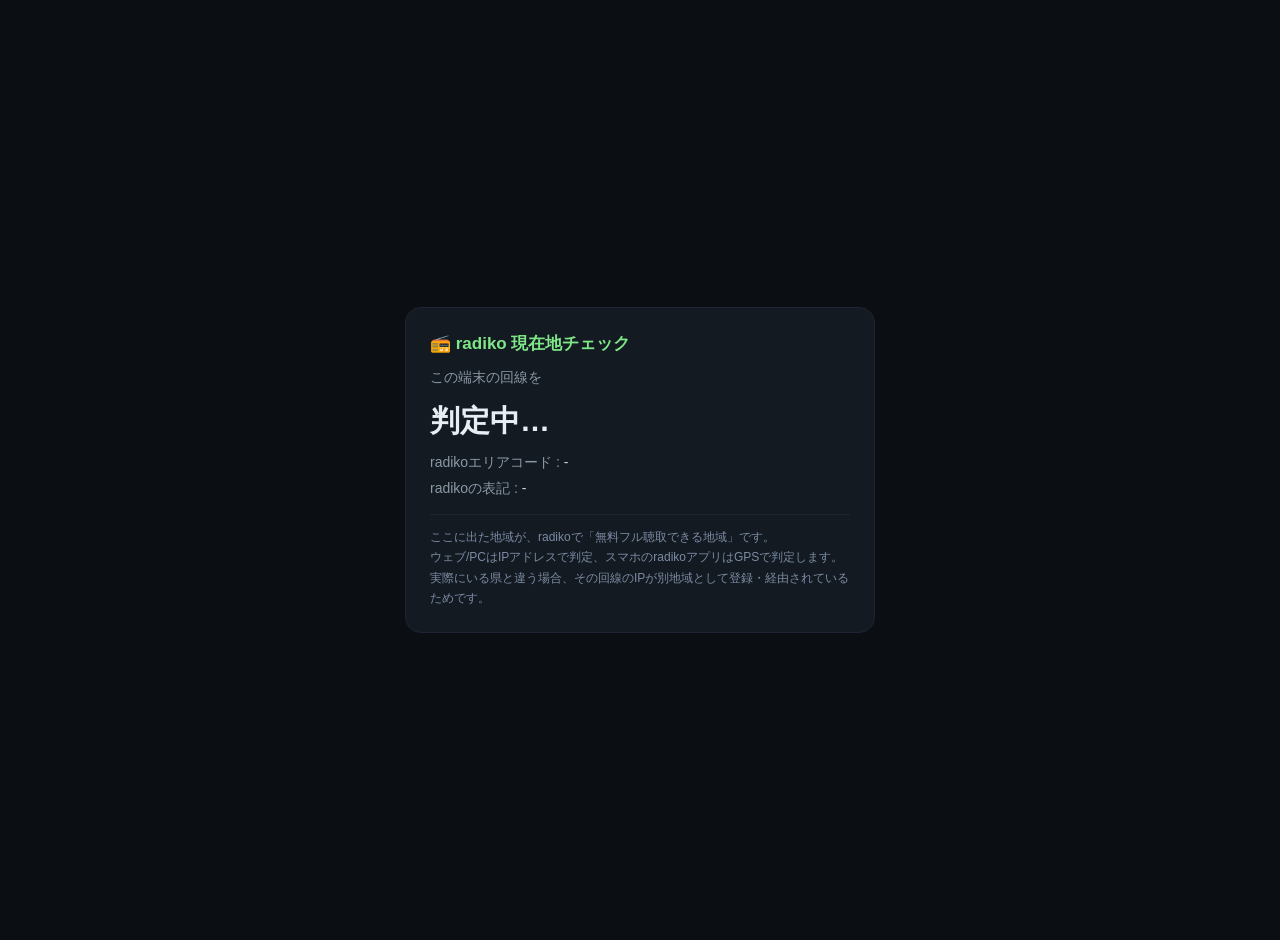
<file: area.html>
<!doctype html>
<html lang="ja">
<head>
<meta charset="utf-8">
<meta name="viewport" content="width=device-width,initial-scale=1">
<title>radiko 現在地チェック</title>
<style>
  :root{color-scheme:dark}
  body{margin:0;background:#0b0f14;color:#e6edf3;font-family:-apple-system,BlinkMacSystemFont,"Hiragino Kaku Gothic ProN","Yu Gothic",sans-serif;
       display:flex;min-height:100vh;align-items:center;justify-content:center;padding:20px}
  .card{max-width:420px;width:100%;background:#131a22;border:1px solid #223;border-radius:16px;padding:24px}
  h1{font-size:17px;margin:0 0 14px;color:#7ee787}
  .big{font-size:30px;font-weight:700;margin:14px 0;line-height:1.3}
  .sub{font-size:13px;color:#9fb0c0;line-height:1.7}
  .row{font-size:14px;margin:8px 0;color:#c9d5e1}
  .k{color:#8b98a5}
  code{background:#0b0f14;padding:2px 6px;border-radius:6px;color:#e6edf3}
  .note{margin-top:16px;font-size:12px;color:#7c8ba3;line-height:1.7;border-top:1px solid #223;padding-top:12px}
  a{color:#58a6ff}
</style>
</head>
<body>
<div class="card">
  <h1>📻 radiko 現在地チェック</h1>
  <div class="row"><span class="k">この端末の回線を</span></div>
  <div class="big" id="pref">判定中…</div>
  <div class="row"><span class="k">radikoエリアコード : </span><span id="code">-</span></div>
  <div class="row"><span class="k">radikoの表記 : </span><span id="raw">-</span></div>
  <div class="sub" id="msg"></div>
  <div class="note">
    ここに出た地域が、radikoで「無料フル聴取できる地域」です。<br>
    ウェブ/PCはIPアドレスで判定、スマホのradikoアプリはGPSで判定します。<br>
    実際にいる県と違う場合、その回線のIPが別地域として登録・経由されているためです。
  </div>
</div>
<script>
// JISベースのradikoエリアコード→都道府県名
var PREF={JP1:"北海道",JP2:"青森",JP3:"岩手",JP4:"宮城",JP5:"秋田",JP6:"山形",JP7:"福島",JP8:"茨城",JP9:"栃木",JP10:"群馬",JP11:"埼玉",JP12:"千葉",JP13:"東京",JP14:"神奈川",JP15:"新潟",JP16:"富山",JP17:"石川",JP18:"福井",JP19:"山梨",JP20:"長野",JP21:"岐阜",JP22:"静岡",JP23:"愛知",JP24:"三重",JP25:"滋賀",JP26:"京都",JP27:"大阪",JP28:"兵庫",JP29:"奈良",JP30:"和歌山",JP31:"鳥取",JP32:"島根",JP33:"岡山",JP34:"広島",JP35:"山口",JP36:"徳島",JP37:"香川",JP38:"愛媛",JP39:"高知",JP40:"福岡",JP41:"佐賀",JP42:"長崎",JP43:"熊本",JP44:"大分",JP45:"宮崎",JP46:"鹿児島",JP47:"沖縄"};
// radikoのエリアAPIは document.write('<span class="JPxx">CITY JAPAN</span>') を返す。
// document.write を横取りして中身だけ取り出す（ページは書き換えない）。
var _dw=document.write;
document.write=function(s){ try{ handle(String(s)); }catch(e){} };
function handle(s){
  var mc=/JP(\d+)/.exec(s);
  var mt=/>([^<]*)</.exec(s);
  var code= mc? ('JP'+mc[1]) : '';
  var raw = mt? mt[1] : s;
  document.getElementById('code').textContent = code||'不明';
  document.getElementById('raw').textContent = raw||'不明';
  var pref = PREF[code]||'不明';
  document.getElementById('pref').textContent = pref+(code?(' ('+code+')'):'');
  document.getElementById('msg').innerHTML = code
    ? ('radikoはこの端末を「'+pref+'」と判定しています。<br>→「'+pref+'」の放送局は無料でフル聴取、それ以外の県の局は3分お試しになります。')
    : '判定結果を取得できませんでした。時間をおいて再読み込みしてください。';
}
setTimeout(function(){
  var p=document.getElementById('pref');
  if(p.textContent==='判定中…'){ p.textContent='取得できません'; document.getElementById('msg').textContent='ネットワークまたはradiko側の都合で取得できませんでした。再読み込みしてください。'; }
},8000);
</script>
<script src="https://api.radiko.jp/apparea/area"></script>
</body>
</html>
</file>
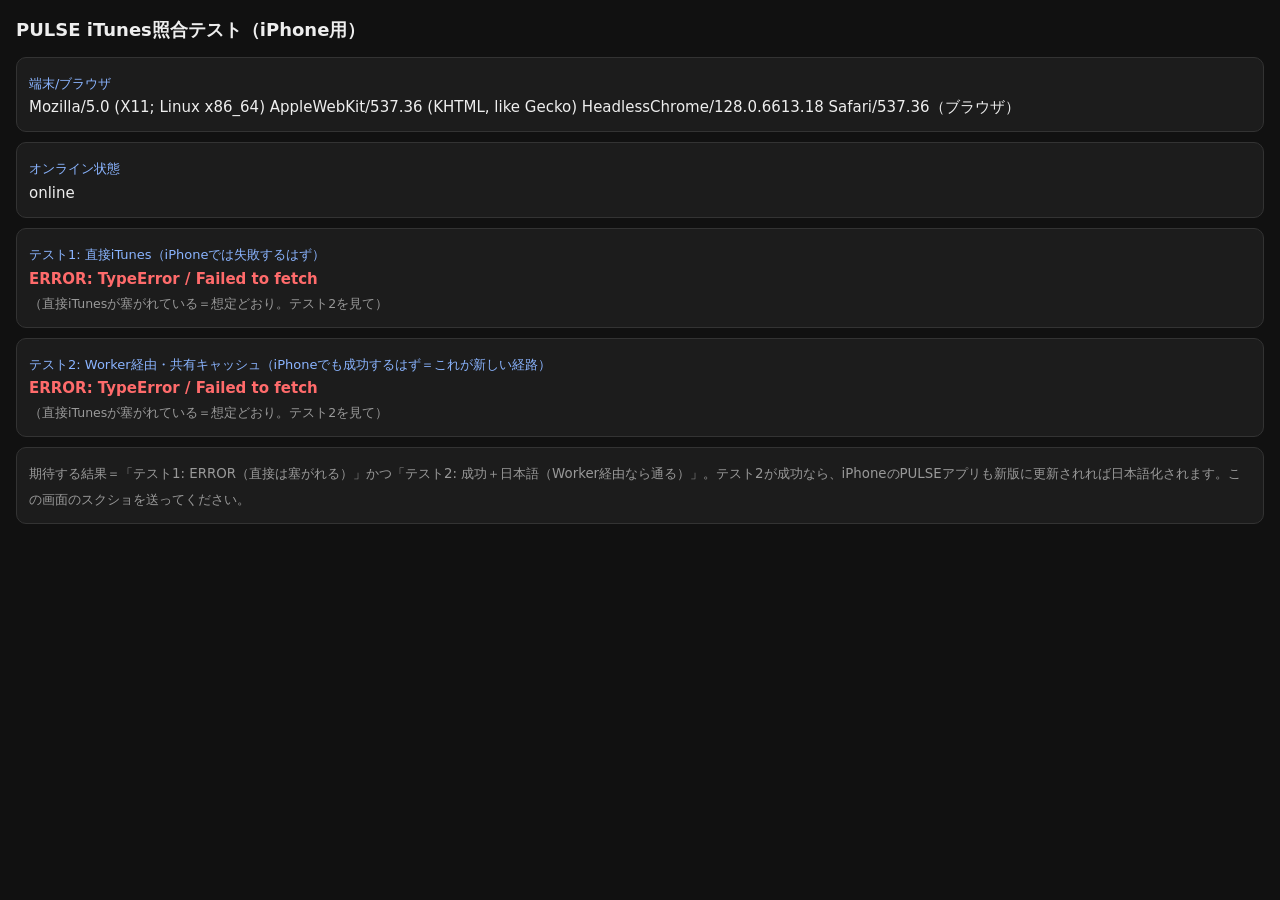
<file: itunes-test.html>
<!doctype html>
<html lang="ja">
<head>
<meta charset="utf-8">
<meta name="viewport" content="width=device-width,initial-scale=1">
<title>iTunes照合テスト</title>
<style>
  body{font-family:-apple-system,system-ui,sans-serif;background:#111;color:#eee;margin:0;padding:16px;line-height:1.6}
  h1{font-size:18px;margin:0 0 12px}
  .box{background:#1c1c1c;border:1px solid #333;border-radius:10px;padding:12px;margin:10px 0}
  .lbl{color:#8ab4ff;font-size:13px}
  .ok{color:#5ad67d;font-weight:bold}
  .ng{color:#ff6b6b;font-weight:bold}
  .val{font-size:15px;word-break:break-all}
  small{color:#999}
</style>
</head>
<body>
<h1>PULSE iTunes照合テスト（iPhone用）</h1>
<div class="box"><span class="lbl">端末/ブラウザ</span><div class="val" id="ua">…</div></div>
<div class="box"><span class="lbl">オンライン状態</span><div class="val" id="net">…</div></div>
<div class="box"><span class="lbl">テスト1: 直接iTunes（iPhoneでは失敗するはず）</span><div class="val" id="t1">実行中…</div></div>
<div class="box"><span class="lbl">テスト2: Worker経由・共有キャッシュ（iPhoneでも成功するはず＝これが新しい経路）</span><div class="val" id="t2">実行中…</div></div>
<div class="box"><small>期待する結果＝「テスト1: ERROR（直接は塞がれる）」かつ「テスト2: 成功＋日本語（Worker経由なら通る）」。テスト2が成功なら、iPhoneのPULSEアプリも新版に更新されれば日本語化されます。この画面のスクショを送ってください。</small></div>
<script>
document.getElementById('ua').textContent = navigator.userAgent + (window.navigator.standalone?'（standalone PWA）':'（ブラウザ）');
document.getElementById('net').textContent = navigator.onLine ? 'online' : 'offline';
var WORKER='https://pulse-radio.pulse-relay-hub.workers.dev/';
function test(elId, url){
  var el=document.getElementById(elId);
  var t0=Date.now();
  var ac=('AbortController'in window)?new AbortController():null;
  var to=ac?setTimeout(function(){try{ac.abort();}catch(e){}},8000):0;
  fetch(url,{cache:'no-store',signal:ac?ac.signal:undefined})
    .then(function(r){ if(to)clearTimeout(to); return r.text().then(function(t){return {status:r.status,text:t};}); })
    .then(function(o){
      var ms=Date.now()-t0;
      var d; try{ d=JSON.parse(o.text); }catch(e){ el.innerHTML='<span class="ng">HTTP '+o.status+' だが本文がJSONでない（'+ms+'ms）</span><br><small>'+(o.text||'').slice(0,120)+'</small>'; return; }
      var r0=(d.results&&d.results[0])||null;
      if(r0){ el.innerHTML='<span class="ok">成功 '+ms+'ms</span><br>'+r0.trackName+' — '+r0.artistName; }
      else { el.innerHTML='<span class="ng">HTTP '+o.status+' 結果0件（'+ms+'ms）</span>'; }
    })
    .catch(function(e){ if(to)clearTimeout(to); el.innerHTML='<span class="ng">ERROR: '+(e&&e.name)+' / '+(e&&e.message)+'</span><br><small>（直接iTunesが塞がれている＝想定どおり。テスト2を見て）</small>'; });
}
var ENC=encodeURIComponent('紅蓮華 LiSA');
test('t1','https://itunes.apple.com/search?country=JP&media=music&limit=5&term='+ENC);
setTimeout(function(){ test('t2', WORKER+'?s=itunes&limit=5&term='+ENC); }, 1000);
</script>
</body>
</html>
</file>
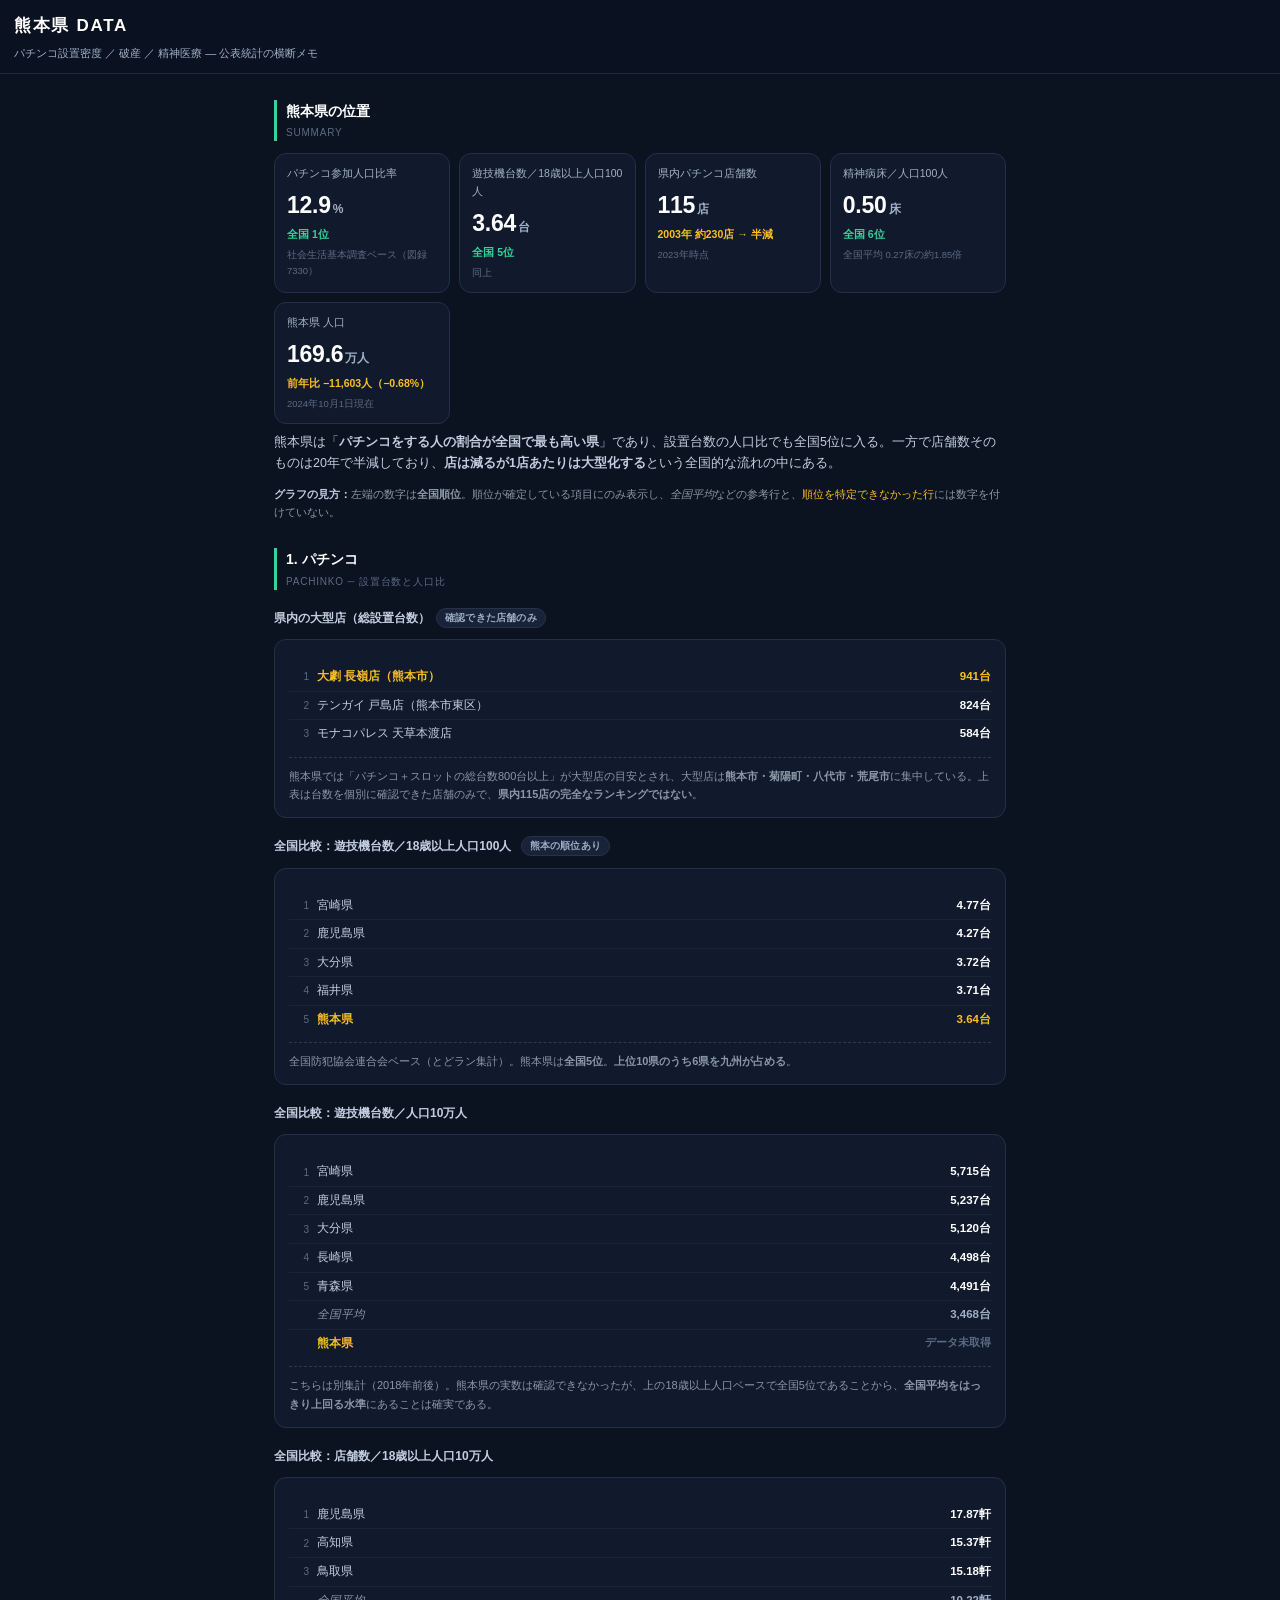
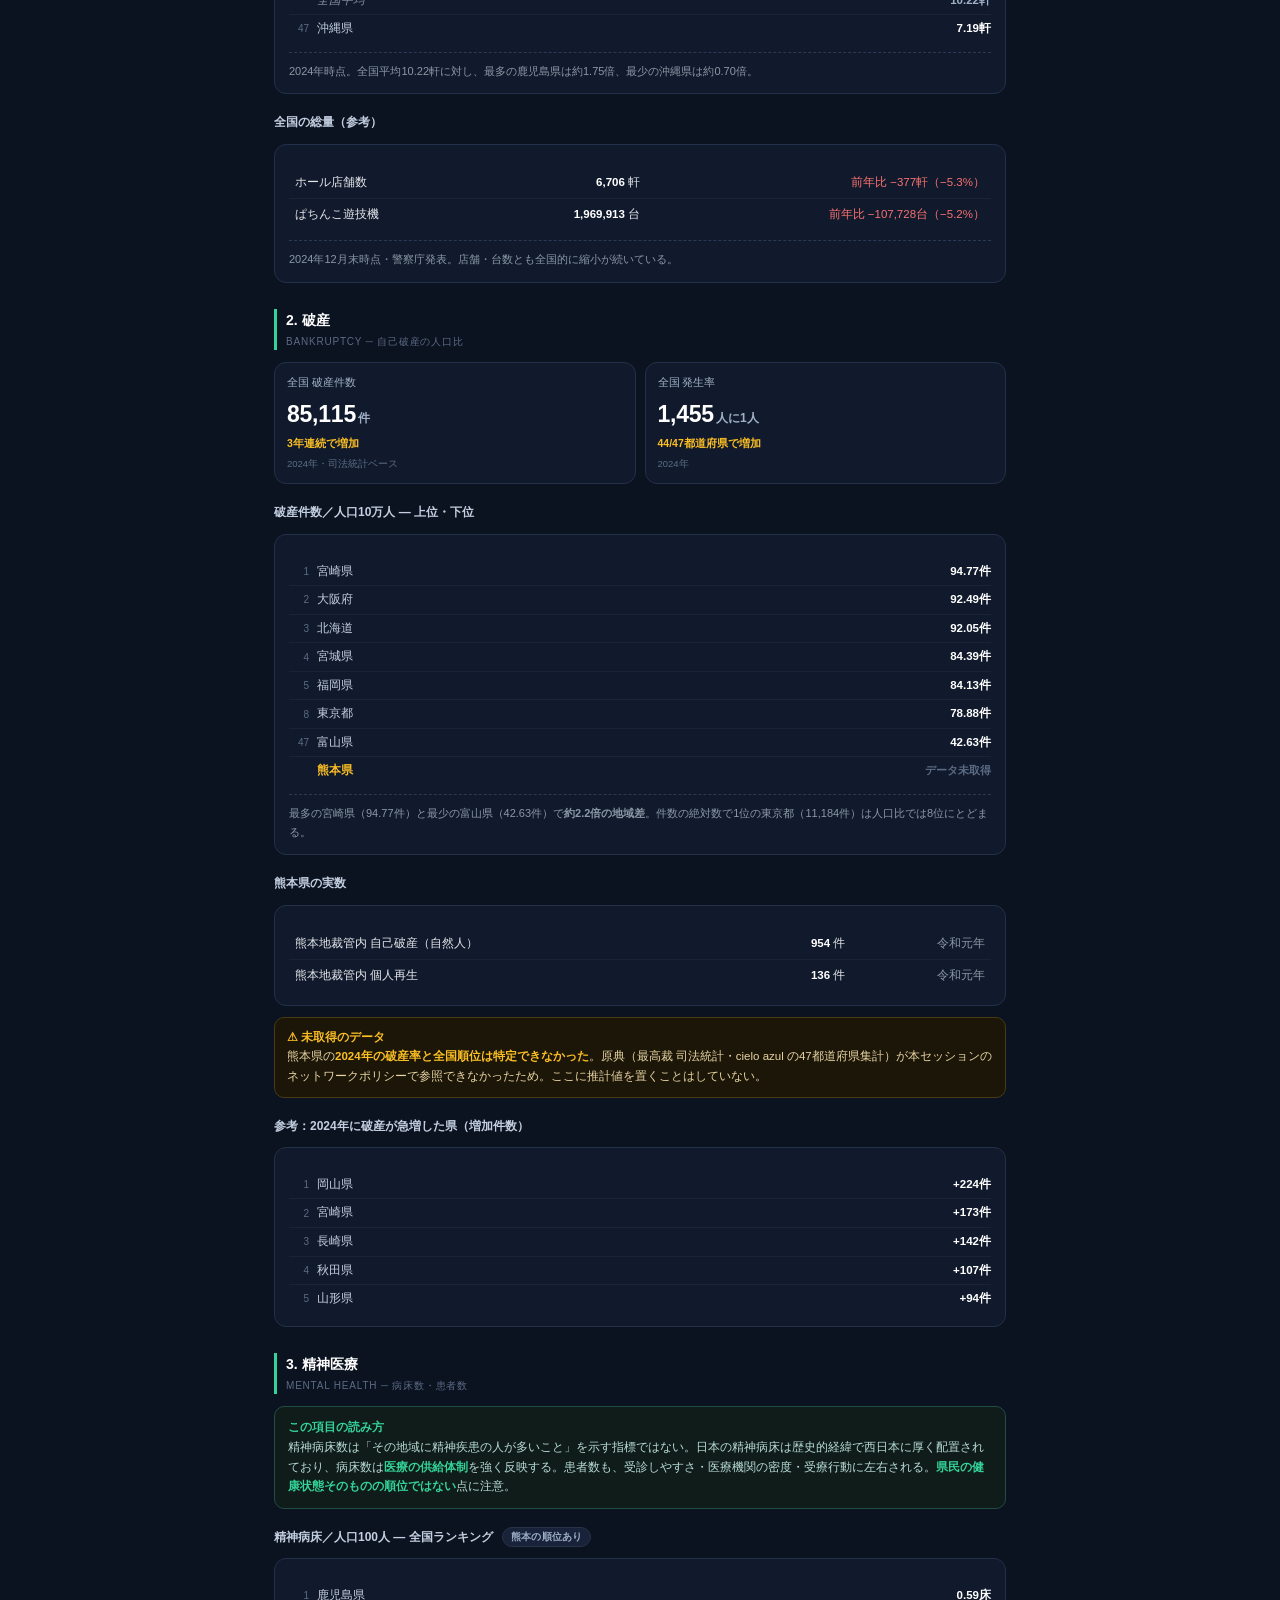
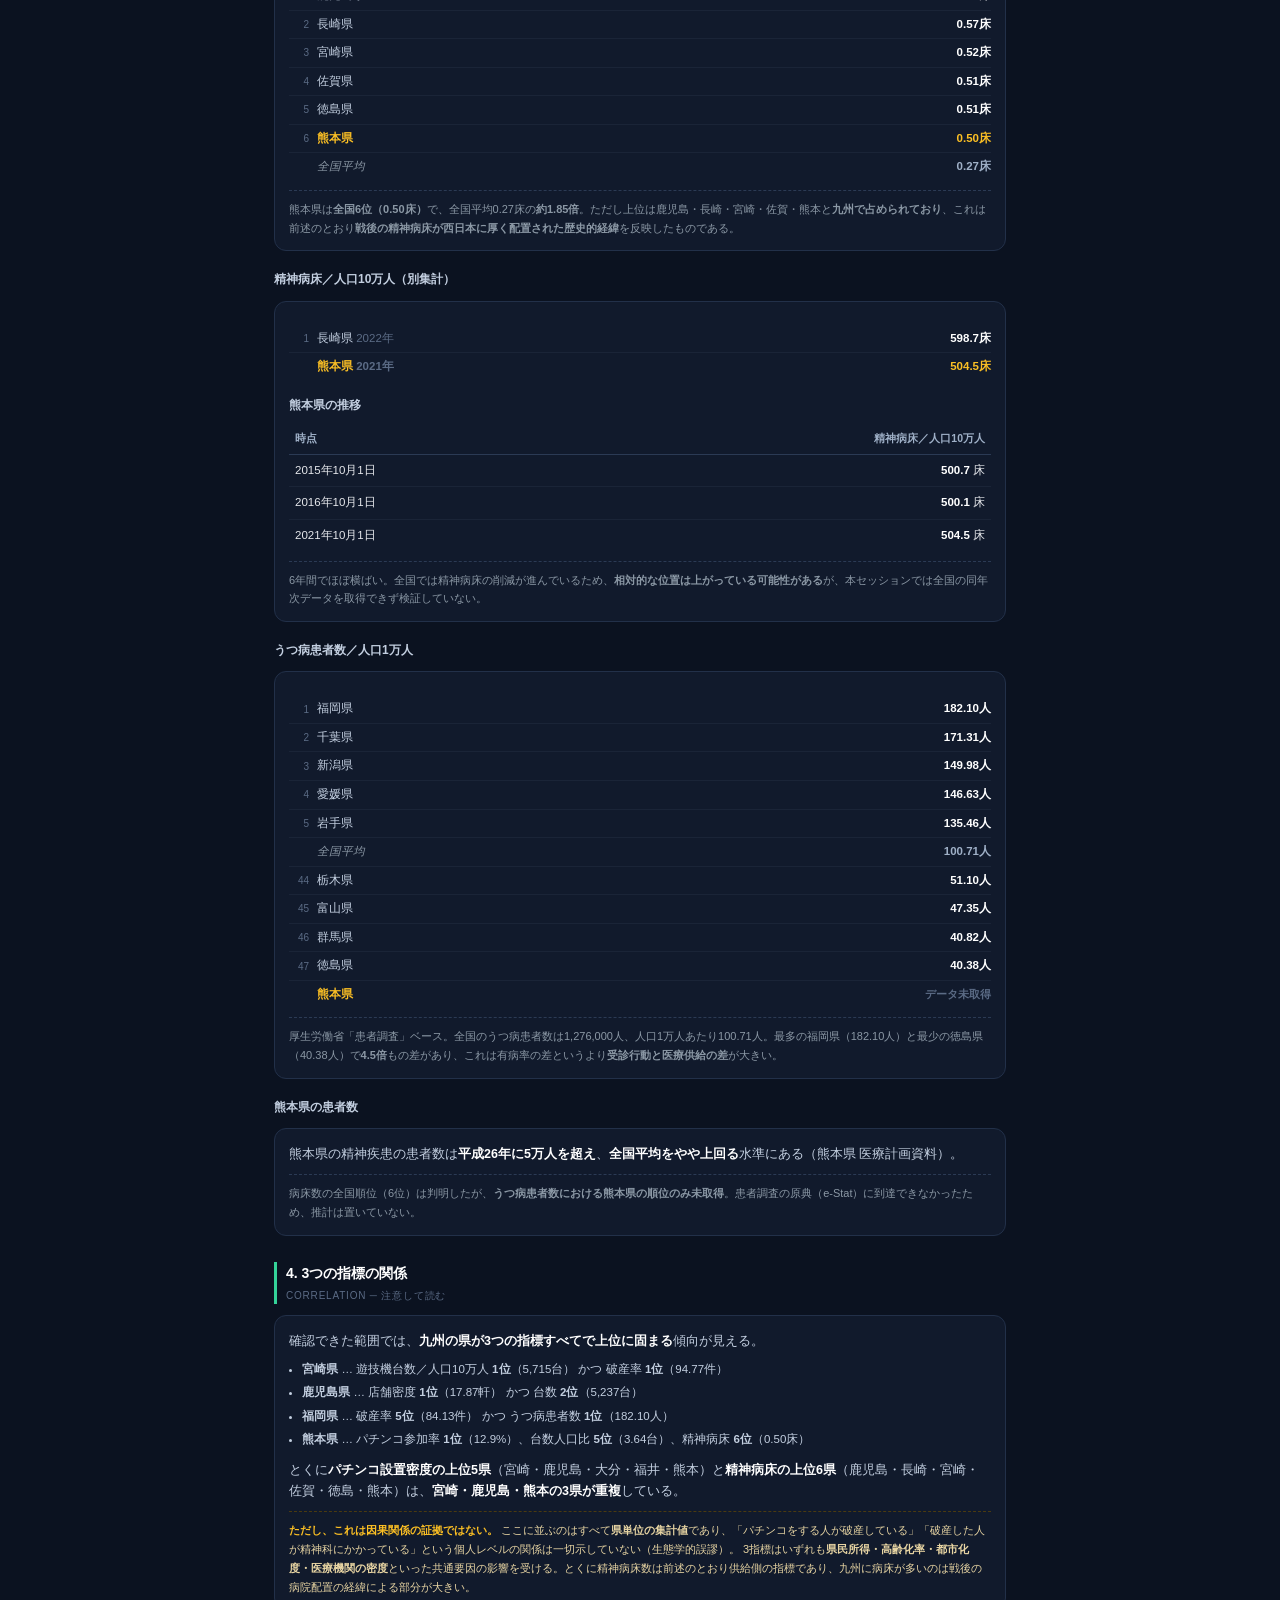
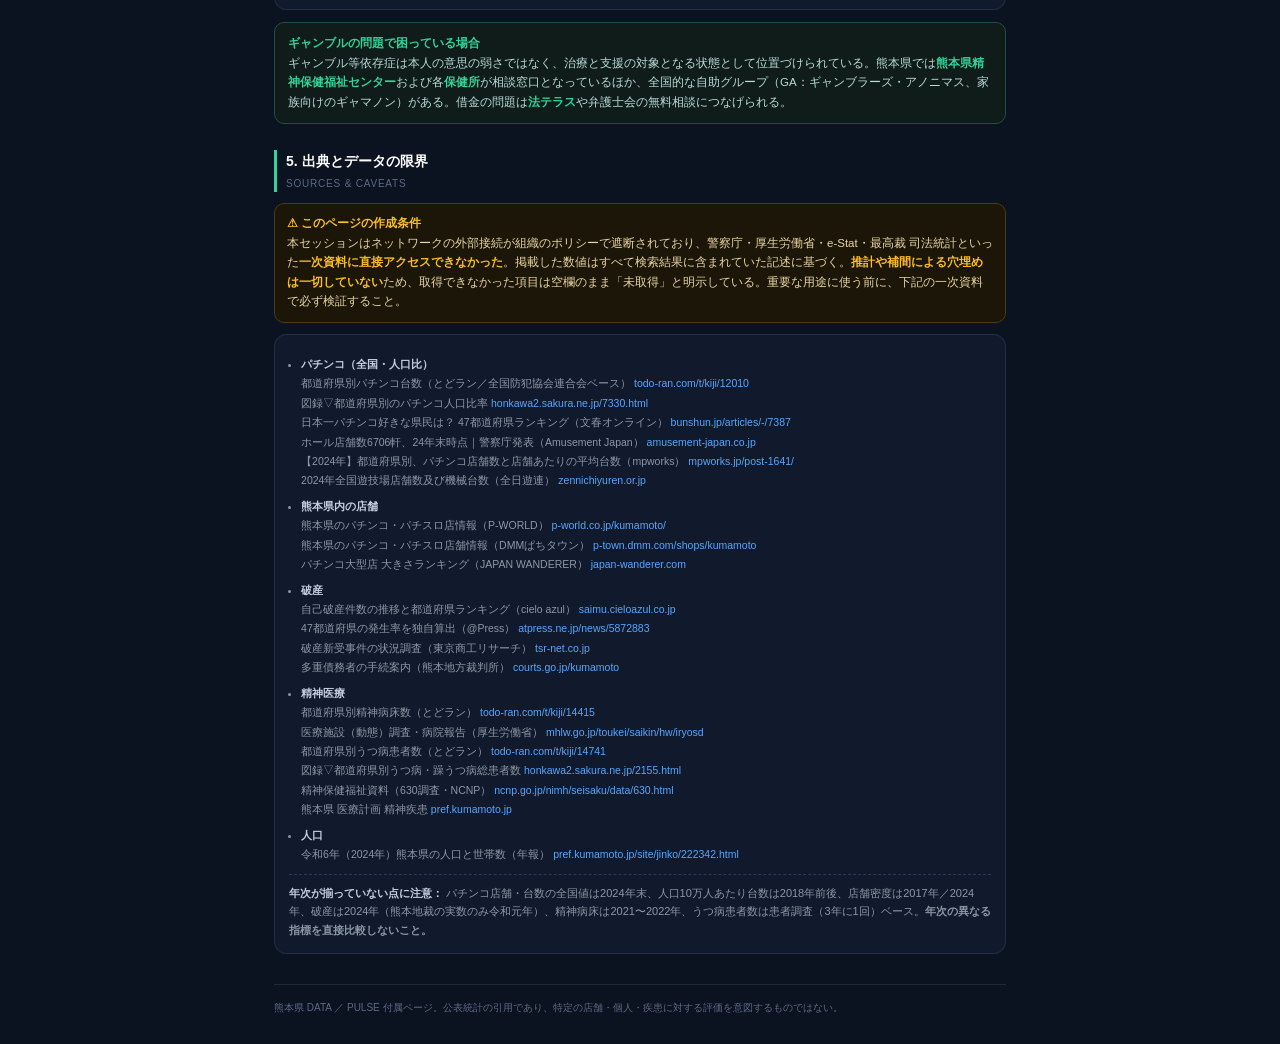
<file: kumamoto.html>
<!doctype html>
<html lang="ja">
<head>
<meta charset="utf-8">
<meta name="viewport" content="width=device-width,initial-scale=1,viewport-fit=cover">
<meta name="theme-color" content="#0b1220">
<title>熊本県データ ／ パチンコ・破産・精神医療</title>
<style>
*{box-sizing:border-box;-webkit-tap-highlight-color:transparent}
body{margin:0;background:#0b1220;color:#e5e7eb;
     font-family:-apple-system,BlinkMacSystemFont,"Hiragino Kaku Gothic ProN","Yu Gothic",sans-serif;
     padding-bottom:calc(28px + env(safe-area-inset-bottom));line-height:1.7}
header{background:rgba(11,18,32,.97);border-bottom:1px solid #1f2937;
       padding:calc(12px + env(safe-area-inset-top)) 14px 10px;position:sticky;top:0;z-index:20}
h1{margin:0;font-size:17px;letter-spacing:.1em;font-weight:800;color:#fff}
.sub{font-size:11px;color:#9fb0c7;margin-top:3px}
.wrap{padding:0 14px;max-width:760px;margin:0 auto}
h2{font-size:14px;color:#fff;margin:26px 0 4px;padding-left:9px;border-left:3px solid #34d399}
h2 .n{font-size:10px;color:#5b6b85;font-weight:400;letter-spacing:.08em;display:block;padding-top:1px}
h3{font-size:12px;color:#c3cfe0;margin:18px 0 8px;font-weight:700}
p{font-size:12.5px;color:#c3cfe0;margin:8px 0}
.panel{background:#111a2c;border:1px solid #223049;border-radius:12px;padding:13px 14px;margin-top:11px}

/* サマリーカード */
.cards{display:grid;grid-template-columns:repeat(auto-fit,minmax(148px,1fr));gap:9px;margin-top:12px}
.card{background:#111a2c;border:1px solid #223049;border-radius:12px;padding:11px 12px}
.card .lab{font-size:10.5px;color:#9fb0c7}
.card .val{font-size:23px;font-weight:800;color:#fff;margin:3px 0 1px;letter-spacing:-.01em}
.card .val small{font-size:12px;font-weight:600;color:#9fb0c7;margin-left:2px;letter-spacing:0}
.card .rk{font-size:10.5px;color:#34d399;font-weight:700}
.card .rk.warn{color:#fbbf24}
.card .yr{font-size:9.5px;color:#5b6b85;margin-top:3px}

/* 横バーランキング */
.bars{margin-top:10px}
.bar{display:grid;grid-template-columns:20px 1fr auto;align-items:center;gap:8px;
     font-size:11.5px;padding:4px 0;border-bottom:1px solid #1a2437}
.bar:last-child{border-bottom:0}
.bar .pos{color:#5b6b85;font-size:10px;text-align:right;font-variant-numeric:tabular-nums}
.bar .nm{color:#c3cfe0;min-width:0}
.bar .track{height:7px;background:#1a2437;border-radius:4px;overflow:hidden;margin-top:3px}
.bar .fill{height:100%;background:linear-gradient(90deg,#2b6ea8,#34d399);border-radius:4px}
.bar .num{color:#fff;font-weight:700;font-variant-numeric:tabular-nums;white-space:nowrap;font-size:11.5px}
.bar.me .nm{color:#fbbf24;font-weight:700}
.bar.me .fill{background:linear-gradient(90deg,#b45309,#fbbf24)}
.bar.me .num{color:#fbbf24}
.bar.avg .nm{color:#8b98a5;font-style:italic}
.bar.avg .fill{background:#3f4d66}
.bar.avg .num{color:#9fb0c7}

/* 表 */
table{width:100%;border-collapse:collapse;margin-top:9px;font-size:11.5px}
th,td{padding:6px 6px;border-bottom:1px solid #1a2437;text-align:right;white-space:nowrap}
th{color:#9fb0c7;font-weight:600;font-size:10.5px;border-bottom:1px solid #2b3a54}
td.l,th.l{text-align:left;white-space:normal}
td b{color:#fff;font-variant-numeric:tabular-nums}
tbody tr:last-child td{border-bottom:0}

.note{font-size:11px;color:#8b98a5;margin-top:9px;padding-top:9px;border-top:1px dashed #2b3a54}
.tag{display:inline-block;font-size:9.5px;color:#9fb0c7;background:#182238;border:1px solid #273349;
     border-radius:999px;padding:1px 8px;margin-left:6px;vertical-align:1px;font-weight:600;letter-spacing:.02em}
.gap{background:#1c1608;border:1px solid #4a3a10;border-radius:10px;padding:10px 12px;margin-top:11px;
     font-size:11.5px;color:#e8d5a3}
.gap b{color:#fbbf24}
.care{background:#0f1c1a;border:1px solid #1f4d43;border-radius:10px;padding:11px 13px;margin-top:12px;
      font-size:11.5px;color:#b9dcd4}
.care b{color:#34d399}
ul{margin:7px 0;padding-left:1.15em;font-size:11.5px;color:#c3cfe0}
li{margin:4px 0}
.src{font-size:10.5px;color:#8b98a5;line-height:1.85}
.src a{color:#58a6ff;text-decoration:none;word-break:break-all}
.src li{margin:6px 0;color:#8b98a5}
footer{margin-top:30px;padding-top:14px;border-top:1px solid #1f2937;font-size:10px;color:#5b6b85}
</style>
</head>
<body>

<header>
  <h1>熊本県 DATA</h1>
  <div class="sub">パチンコ設置密度 ／ 破産 ／ 精神医療 ― 公表統計の横断メモ</div>
</header>

<div class="wrap">

<!-- ============ サマリー ============ -->
<h2>熊本県の位置<span class="n">SUMMARY</span></h2>
<div class="cards">
  <div class="card">
    <div class="lab">パチンコ参加人口比率</div>
    <div class="val">12.9<small>%</small></div>
    <div class="rk">全国 1位</div>
    <div class="yr">社会生活基本調査ベース（図録7330）</div>
  </div>
  <div class="card">
    <div class="lab">遊技機台数／18歳以上人口100人</div>
    <div class="val">3.64<small>台</small></div>
    <div class="rk">全国 5位</div>
    <div class="yr">同上</div>
  </div>
  <div class="card">
    <div class="lab">県内パチンコ店舗数</div>
    <div class="val">115<small>店</small></div>
    <div class="rk warn">2003年 約230店 → 半減</div>
    <div class="yr">2023年時点</div>
  </div>
  <div class="card">
    <div class="lab">精神病床／人口100人</div>
    <div class="val">0.50<small>床</small></div>
    <div class="rk">全国 6位</div>
    <div class="yr">全国平均 0.27床の約1.85倍</div>
  </div>
  <div class="card">
    <div class="lab">熊本県 人口</div>
    <div class="val">169.6<small>万人</small></div>
    <div class="rk warn">前年比 −11,603人（−0.68%）</div>
    <div class="yr">2024年10月1日現在</div>
  </div>
</div>
<p>熊本県は「<b>パチンコをする人の割合が全国で最も高い県</b>」であり、設置台数の人口比でも全国5位に入る。一方で店舗数そのものは20年で半減しており、<b>店は減るが1店あたりは大型化する</b>という全国的な流れの中にある。</p>
<div class="note" style="border-top:0;padding-top:0;margin-top:10px">
  <b style="color:#c3cfe0">グラフの見方：</b>左端の数字は<b>全国順位</b>。順位が確定している項目にのみ表示し、<span style="color:#8b98a5;font-style:italic">全国平均</span>などの参考行と、<span style="color:#fbbf24">順位を特定できなかった行</span>には数字を付けていない。
</div>

<!-- ============ パチンコ ============ -->
<h2>1. パチンコ<span class="n">PACHINKO ─ 設置台数と人口比</span></h2>

<h3>県内の大型店（総設置台数）<span class="tag">確認できた店舗のみ</span></h3>
<div class="panel">
  <div class="bars" id="barsShop"></div>
  <div class="note">熊本県では「パチンコ＋スロットの総台数800台以上」が大型店の目安とされ、大型店は<b>熊本市・菊陽町・八代市・荒尾市</b>に集中している。上表は台数を個別に確認できた店舗のみで、<b>県内115店の完全なランキングではない</b>。</div>
</div>

<h3>全国比較：遊技機台数／18歳以上人口100人 <span class="tag">熊本の順位あり</span></h3>
<div class="panel">
  <div class="bars" id="barsAdult"></div>
  <div class="note">全国防犯協会連合会ベース（とどラン集計）。熊本県は<b>全国5位</b>。<b>上位10県のうち6県を九州が占める</b>。</div>
</div>

<h3>全国比較：遊技機台数／人口10万人</h3>
<div class="panel">
  <div class="bars" id="barsMachine"></div>
  <div class="note">こちらは別集計（2018年前後）。熊本県の実数は確認できなかったが、上の18歳以上人口ベースで全国5位であることから、<b>全国平均をはっきり上回る水準</b>にあることは確実である。</div>
</div>

<h3>全国比較：店舗数／18歳以上人口10万人</h3>
<div class="panel">
  <div class="bars" id="barsShopDensity"></div>
  <div class="note">2024年時点。全国平均10.22軒に対し、最多の鹿児島県は約1.75倍、最少の沖縄県は約0.70倍。</div>
</div>

<h3>全国の総量（参考）</h3>
<div class="panel">
  <table>
    <tbody>
      <tr><td class="l">ホール店舗数</td><td><b>6,706</b> 軒</td><td style="color:#f87171">前年比 −377軒（−5.3%）</td></tr>
      <tr><td class="l">ぱちんこ遊技機</td><td><b>1,969,913</b> 台</td><td style="color:#f87171">前年比 −107,728台（−5.2%）</td></tr>
    </tbody>
  </table>
  <div class="note">2024年12月末時点・警察庁発表。店舗・台数とも全国的に縮小が続いている。</div>
</div>

<!-- ============ 破産 ============ -->
<h2>2. 破産<span class="n">BANKRUPTCY ─ 自己破産の人口比</span></h2>

<div class="cards">
  <div class="card">
    <div class="lab">全国 破産件数</div>
    <div class="val">85,115<small>件</small></div>
    <div class="rk warn">3年連続で増加</div>
    <div class="yr">2024年・司法統計ベース</div>
  </div>
  <div class="card">
    <div class="lab">全国 発生率</div>
    <div class="val">1,455<small>人に1人</small></div>
    <div class="rk warn">44/47都道府県で増加</div>
    <div class="yr">2024年</div>
  </div>
</div>

<h3>破産件数／人口10万人 ― 上位・下位</h3>
<div class="panel">
  <div class="bars" id="barsBankrupt"></div>
  <div class="note">最多の宮崎県（94.77件）と最少の富山県（42.63件）で<b>約2.2倍の地域差</b>。件数の絶対数で1位の東京都（11,184件）は人口比では8位にとどまる。</div>
</div>

<h3>熊本県の実数</h3>
<div class="panel">
  <table>
    <tbody>
      <tr><td class="l">熊本地裁管内 自己破産（自然人）</td><td><b>954</b> 件</td><td style="color:#8b98a5">令和元年</td></tr>
      <tr><td class="l">熊本地裁管内 個人再生</td><td><b>136</b> 件</td><td style="color:#8b98a5">令和元年</td></tr>
    </tbody>
  </table>
</div>

<div class="gap">
  <b>⚠ 未取得のデータ</b><br>
  熊本県の<b>2024年の破産率と全国順位は特定できなかった</b>。原典（最高裁 司法統計・cielo azul の47都道府県集計）が本セッションのネットワークポリシーで参照できなかったため。ここに推計値を置くことはしていない。
</div>

<h3>参考：2024年に破産が急増した県（増加件数）</h3>
<div class="panel">
  <div class="bars" id="barsIncrease"></div>
</div>

<!-- ============ 精神医療 ============ -->
<h2>3. 精神医療<span class="n">MENTAL HEALTH ─ 病床数・患者数</span></h2>

<div class="care">
  <b>この項目の読み方</b><br>
  精神病床数は「その地域に精神疾患の人が多いこと」を示す指標ではない。日本の精神病床は歴史的経緯で西日本に厚く配置されており、病床数は<b>医療の供給体制</b>を強く反映する。患者数も、受診しやすさ・医療機関の密度・受療行動に左右される。<b>県民の健康状態そのものの順位ではない</b>点に注意。
</div>

<h3>精神病床／人口100人 ― 全国ランキング <span class="tag">熊本の順位あり</span></h3>
<div class="panel">
  <div class="bars" id="barsBedRank"></div>
  <div class="note">熊本県は<b>全国6位（0.50床）</b>で、全国平均0.27床の<b>約1.85倍</b>。ただし上位は鹿児島・長崎・宮崎・佐賀・熊本と<b>九州で占められており</b>、これは前述のとおり<b>戦後の精神病床が西日本に厚く配置された歴史的経緯</b>を反映したものである。</div>
</div>

<h3>精神病床／人口10万人（別集計）</h3>
<div class="panel">
  <div class="bars" id="barsBeds"></div>

  <h3 style="margin-top:14px">熊本県の推移</h3>
  <table>
    <thead><tr><th class="l">時点</th><th>精神病床／人口10万人</th></tr></thead>
    <tbody>
      <tr><td class="l">2015年10月1日</td><td><b>500.7</b> 床</td></tr>
      <tr><td class="l">2016年10月1日</td><td><b>500.1</b> 床</td></tr>
      <tr><td class="l">2021年10月1日</td><td><b>504.5</b> 床</td></tr>
    </tbody>
  </table>
  <div class="note">6年間でほぼ横ばい。全国では精神病床の削減が進んでいるため、<b>相対的な位置は上がっている可能性がある</b>が、本セッションでは全国の同年次データを取得できず検証していない。</div>
</div>

<h3>うつ病患者数／人口1万人</h3>
<div class="panel">
  <div class="bars" id="barsDepression"></div>
  <div class="note">厚生労働省「患者調査」ベース。全国のうつ病患者数は1,276,000人、人口1万人あたり100.71人。最多の福岡県（182.10人）と最少の徳島県（40.38人）で<b>4.5倍</b>もの差があり、これは有病率の差というより<b>受診行動と医療供給の差</b>が大きい。</div>
</div>

<h3>熊本県の患者数</h3>
<div class="panel">
  <p style="margin:2px 0">熊本県の精神疾患の患者数は<b style="color:#fff">平成26年に5万人を超え</b>、<b style="color:#fff">全国平均をやや上回る</b>水準にある（熊本県 医療計画資料）。</p>
  <div class="note">病床数の全国順位（6位）は判明したが、<b>うつ病患者数における熊本県の順位のみ未取得</b>。患者調査の原典（e-Stat）に到達できなかったため、推計は置いていない。</div>
</div>

<!-- ============ 相関 ============ -->
<h2>4. 3つの指標の関係<span class="n">CORRELATION ─ 注意して読む</span></h2>

<div class="panel">
  <p style="margin-top:2px">確認できた範囲では、<b style="color:#fff">九州の県が3つの指標すべてで上位に固まる</b>傾向が見える。</p>
  <ul>
    <li><b>宮崎県</b> … 遊技機台数／人口10万人 <b>1位</b>（5,715台） かつ 破産率 <b>1位</b>（94.77件）</li>
    <li><b>鹿児島県</b> … 店舗密度 <b>1位</b>（17.87軒） かつ 台数 <b>2位</b>（5,237台）</li>
    <li><b>福岡県</b> … 破産率 <b>5位</b>（84.13件） かつ うつ病患者数 <b>1位</b>（182.10人）</li>
    <li><b>熊本県</b> … パチンコ参加率 <b>1位</b>（12.9%）、台数人口比 <b>5位</b>（3.64台）、精神病床 <b>6位</b>（0.50床）</li>
  </ul>
  <p style="margin-top:10px">とくに<b style="color:#fff">パチンコ設置密度の上位5県</b>（宮崎・鹿児島・大分・福井・熊本）と<b style="color:#fff">精神病床の上位6県</b>（鹿児島・長崎・宮崎・佐賀・徳島・熊本）は、<b style="color:#fff">宮崎・鹿児島・熊本の3県が重複</b>している。</p>
  <div class="note" style="border-top-color:#4a3a10;color:#e8d5a3">
    <b style="color:#fbbf24">ただし、これは因果関係の証拠ではない。</b>
    ここに並ぶのはすべて<b>県単位の集計値</b>であり、「パチンコをする人が破産している」「破産した人が精神科にかかっている」という個人レベルの関係は一切示していない（生態学的誤謬）。
    3指標はいずれも<b>県民所得・高齢化率・都市化度・医療機関の密度</b>といった共通要因の影響を受ける。とくに精神病床数は前述のとおり供給側の指標であり、九州に病床が多いのは戦後の病院配置の経緯による部分が大きい。
  </div>
</div>

<div class="care">
  <b>ギャンブルの問題で困っている場合</b><br>
  ギャンブル等依存症は本人の意思の弱さではなく、治療と支援の対象となる状態として位置づけられている。熊本県では<b>熊本県精神保健福祉センター</b>および各<b>保健所</b>が相談窓口となっているほか、全国的な自助グループ（GA：ギャンブラーズ・アノニマス、家族向けのギャマノン）がある。借金の問題は<b>法テラス</b>や弁護士会の無料相談につなげられる。
</div>

<!-- ============ 出典 ============ -->
<h2>5. 出典とデータの限界<span class="n">SOURCES &amp; CAVEATS</span></h2>

<div class="gap">
  <b>⚠ このページの作成条件</b><br>
  本セッションはネットワークの外部接続が組織のポリシーで遮断されており、警察庁・厚生労働省・e-Stat・最高裁 司法統計といった<b>一次資料に直接アクセスできなかった</b>。掲載した数値はすべて検索結果に含まれていた記述に基づく。<b>推計や補間による穴埋めは一切していない</b>ため、取得できなかった項目は空欄のまま「未取得」と明示している。重要な用途に使う前に、下記の一次資料で必ず検証すること。
</div>

<div class="panel">
  <ul class="src">
    <li><b style="color:#c3cfe0">パチンコ（全国・人口比）</b><br>
      都道府県別パチンコ台数（とどラン／全国防犯協会連合会ベース） <a href="https://todo-ran.com/t/kiji/12010">todo-ran.com/t/kiji/12010</a><br>
      図録▽都道府県別のパチンコ人口比率 <a href="https://honkawa2.sakura.ne.jp/7330.html">honkawa2.sakura.ne.jp/7330.html</a><br>
      日本一パチンコ好きな県民は？ 47都道府県ランキング（文春オンライン） <a href="https://bunshun.jp/articles/-/7387">bunshun.jp/articles/-/7387</a><br>
      ホール店舗数6706軒、24年末時点｜警察庁発表（Amusement Japan） <a href="https://amusement-japan.co.jp/article/detail/10004806/">amusement-japan.co.jp</a><br>
      【2024年】都道府県別、パチンコ店舗数と店舗あたりの平均台数（mpworks） <a href="https://mpworks.jp/post-1641/">mpworks.jp/post-1641/</a><br>
      2024年全国遊技場店舗数及び機械台数（全日遊連） <a href="https://www.zennichiyuren.or.jp/material/report/7.html">zennichiyuren.or.jp</a></li>

    <li><b style="color:#c3cfe0">熊本県内の店舗</b><br>
      熊本県のパチンコ・パチスロ店情報（P-WORLD） <a href="https://www.p-world.co.jp/kumamoto/">p-world.co.jp/kumamoto/</a><br>
      熊本県のパチンコ・パチスロ店舗情報（DMMぱちタウン） <a href="https://p-town.dmm.com/shops/kumamoto">p-town.dmm.com/shops/kumamoto</a><br>
      パチンコ大型店 大きさランキング（JAPAN WANDERER） <a href="https://japan-wanderer.com/pachinko-kyushu/">japan-wanderer.com</a></li>

    <li><b style="color:#c3cfe0">破産</b><br>
      自己破産件数の推移と都道府県ランキング（cielo azul） <a href="https://saimu.cieloazul.co.jp/faq/todouhukenbetu_jikohasan/">saimu.cieloazul.co.jp</a><br>
      47都道府県の発生率を独自算出（@Press） <a href="https://www.atpress.ne.jp/news/5872883">atpress.ne.jp/news/5872883</a><br>
      破産新受事件の状況調査（東京商工リサーチ） <a href="https://www.tsr-net.co.jp/data/detail/1191480_1527.html">tsr-net.co.jp</a><br>
      多重債務者の手続案内（熊本地方裁判所） <a href="https://www.courts.go.jp/kumamoto/saiban/tetuzuki/tazyutetuzuki/index.html">courts.go.jp/kumamoto</a></li>

    <li><b style="color:#c3cfe0">精神医療</b><br>
      都道府県別精神病床数（とどラン） <a href="https://todo-ran.com/t/kiji/14415">todo-ran.com/t/kiji/14415</a><br>
      医療施設（動態）調査・病院報告（厚生労働省） <a href="https://www.mhlw.go.jp/toukei/saikin/hw/iryosd/22/dl/11gaikyou04.pdf">mhlw.go.jp/toukei/saikin/hw/iryosd</a><br>
      都道府県別うつ病患者数（とどラン） <a href="https://todo-ran.com/t/kiji/14741">todo-ran.com/t/kiji/14741</a><br>
      図録▽都道府県別うつ病・躁うつ病総患者数 <a href="https://honkawa2.sakura.ne.jp/2155.html">honkawa2.sakura.ne.jp/2155.html</a><br>
      精神保健福祉資料（630調査・NCNP） <a href="https://www.ncnp.go.jp/nimh/seisaku/data/630.html">ncnp.go.jp/nimh/seisaku/data/630.html</a><br>
      熊本県 医療計画 精神疾患 <a href="https://www.pref.kumamoto.jp/uploaded/attachment/19203.pdf">pref.kumamoto.jp</a></li>

    <li><b style="color:#c3cfe0">人口</b><br>
      令和6年（2024年）熊本県の人口と世帯数（年報） <a href="https://www.pref.kumamoto.jp/site/jinko/222342.html">pref.kumamoto.jp/site/jinko/222342.html</a></li>
  </ul>
  <div class="note">
    <b style="color:#c3cfe0">年次が揃っていない点に注意：</b>
    パチンコ店舗・台数の全国値は2024年末、人口10万人あたり台数は2018年前後、店舗密度は2017年／2024年、破産は2024年（熊本地裁の実数のみ令和元年）、精神病床は2021〜2022年、うつ病患者数は患者調査（3年に1回）ベース。<b>年次の異なる指標を直接比較しないこと。</b>
  </div>
</div>

<footer>
  熊本県 DATA ／ PULSE 付属ページ。公表統計の引用であり、特定の店舗・個人・疾患に対する評価を意図するものではない。
</footer>

</div>

<script>
// n  … 全国順位。順位が確定しているものだけ数字を入れる。
//       平均・参考値・順位不明のものは '' とし、順位を詐称しない。
// cls … me=熊本 / avg=平均・参考行
var DATA = {
  barsShop: [
    {n:'1', nm:'大劇 長嶺店（熊本市）',         v:941, t:'941台', cls:'me'},
    {n:'2', nm:'テンガイ 戸島店（熊本市東区）', v:824, t:'824台'},
    {n:'3', nm:'モナコパレス 天草本渡店',       v:584, t:'584台'}
  ],
  barsAdult: [
    {n:'1', nm:'宮崎県',   v:4.77, t:'4.77台'},
    {n:'2', nm:'鹿児島県', v:4.27, t:'4.27台'},
    {n:'3', nm:'大分県',   v:3.72, t:'3.72台'},
    {n:'4', nm:'福井県',   v:3.71, t:'3.71台'},
    {n:'5', nm:'熊本県',   v:3.64, t:'3.64台', cls:'me'}
  ],
  barsBedRank: [
    {n:'1', nm:'鹿児島県', v:0.59, t:'0.59床'},
    {n:'2', nm:'長崎県',   v:0.57, t:'0.57床'},
    {n:'3', nm:'宮崎県',   v:0.52, t:'0.52床'},
    {n:'4', nm:'佐賀県',   v:0.51, t:'0.51床'},
    {n:'5', nm:'徳島県',   v:0.51, t:'0.51床'},
    {n:'6', nm:'熊本県',   v:0.50, t:'0.50床', cls:'me'},
    {n:'',  nm:'全国平均', v:0.27, t:'0.27床', cls:'avg'}
  ],
  barsMachine: [
    {n:'1', nm:'宮崎県',   v:5715, t:'5,715台'},
    {n:'2', nm:'鹿児島県', v:5237, t:'5,237台'},
    {n:'3', nm:'大分県',   v:5120, t:'5,120台'},
    {n:'4', nm:'長崎県',   v:4498, t:'4,498台'},
    {n:'5', nm:'青森県',   v:4491, t:'4,491台'},
    {n:'',  nm:'全国平均', v:3468, t:'3,468台', cls:'avg'},
    {n:'',  nm:'熊本県',   v:0,    t:'データ未取得', cls:'me'}
  ],
  barsShopDensity: [
    {n:'1',  nm:'鹿児島県', v:17.87, t:'17.87軒'},
    {n:'2',  nm:'高知県',   v:15.37, t:'15.37軒'},
    {n:'3',  nm:'鳥取県',   v:15.18, t:'15.18軒'},
    {n:'',   nm:'全国平均', v:10.22, t:'10.22軒', cls:'avg'},
    {n:'47', nm:'沖縄県',   v:7.19,  t:'7.19軒'}
  ],
  barsBankrupt: [
    {n:'1',  nm:'宮崎県', v:94.77, t:'94.77件'},
    {n:'2',  nm:'大阪府', v:92.49, t:'92.49件'},
    {n:'3',  nm:'北海道', v:92.05, t:'92.05件'},
    {n:'4',  nm:'宮城県', v:84.39, t:'84.39件'},
    {n:'5',  nm:'福岡県', v:84.13, t:'84.13件'},
    {n:'8',  nm:'東京都', v:78.88, t:'78.88件'},
    {n:'47', nm:'富山県', v:42.63, t:'42.63件'},
    {n:'',   nm:'熊本県', v:0,     t:'データ未取得', cls:'me'}
  ],
  barsIncrease: [
    {n:'1', nm:'岡山県', v:224, t:'+224件'},
    {n:'2', nm:'宮崎県', v:173, t:'+173件'},
    {n:'3', nm:'長崎県', v:142, t:'+142件'},
    {n:'4', nm:'秋田県', v:107, t:'+107件'},
    {n:'5', nm:'山形県', v:94,  t:'+94件'}
  ],
  // 熊本県の全国順位は不明なため、順位番号は付けない（長崎＝全国最多との比較のみ）
  barsBeds: [
    {n:'1', nm:'長崎県 <span style="color:#5b6b85">2022年</span>', v:598.7, t:'598.7床'},
    {n:'',  nm:'熊本県 <span style="color:#5b6b85">2021年</span>', v:504.5, t:'504.5床', cls:'me'}
  ],
  barsDepression: [
    {n:'1',  nm:'福岡県',   v:182.10, t:'182.10人'},
    {n:'2',  nm:'千葉県',   v:171.31, t:'171.31人'},
    {n:'3',  nm:'新潟県',   v:149.98, t:'149.98人'},
    {n:'4',  nm:'愛媛県',   v:146.63, t:'146.63人'},
    {n:'5',  nm:'岩手県',   v:135.46, t:'135.46人'},
    {n:'',   nm:'全国平均', v:100.71, t:'100.71人', cls:'avg'},
    {n:'44', nm:'栃木県',   v:51.10,  t:'51.10人'},
    {n:'45', nm:'富山県',   v:47.35,  t:'47.35人'},
    {n:'46', nm:'群馬県',   v:40.82,  t:'40.82人'},
    {n:'47', nm:'徳島県',   v:40.38,  t:'40.38人'},
    {n:'',   nm:'熊本県',   v:0,      t:'データ未取得', cls:'me'}
  ]
};

Object.keys(DATA).forEach(function(id){
  var el = document.getElementById(id);
  if(!el) return;
  var rows = DATA[id];
  var max = Math.max.apply(null, rows.map(function(r){return r.v;})) || 1;
  el.innerHTML = rows.map(function(r){
    var missing = r.v === 0;
    var pct = Math.max(0, r.v / max * 100);
    return '<div class="bar' + (r.cls ? ' ' + r.cls : '') + '">'
      + '<span class="pos">' + (r.n || '') + '</span>'
      + '<span class="nm">' + r.nm
        + '<span class="track"><span class="fill" style="width:' + pct.toFixed(1) + '%"></span></span>'
      + '</span>'
      + '<span class="num"' + (missing ? ' style="color:#5b6b85;font-weight:600;font-size:10.5px"' : '') + '>'
        + r.t + '</span>'
      + '</div>';
  }).join('');
});
</script>
</body>
</html>
</file>
<file: app.88a0647902.css>
*{box-sizing:border-box;-webkit-tap-highlight-color:transparent}
body{margin:0;font-family:-apple-system,"Hiragino Kaku Gothic ProN","Yu Gothic",sans-serif;
background:#0b1220;color:#e5e7eb;padding-bottom:env(safe-area-inset-bottom);touch-action:manipulation}
header{background:rgba(11,18,32,.97);
border-bottom:1px solid #1f2937;padding:calc(9px + env(safe-area-inset-top)) 12px 7px}
.brand{display:flex;align-items:center;gap:8px}
.brand h1{margin:0;font-size:17px;letter-spacing:.14em;font-weight:800;color:#fff;flex:0 0 auto}
.brand .up{font-size:10px;color:#9fb0c7;flex:0 0 auto;display:inline-flex;align-items:center;gap:4px}
.brand .dot{width:7px;height:7px;border-radius:50%;background:#34d399;box-shadow:0 0 0 0 rgba(52,211,153,.6);animation:pulse 1.8s infinite}
@keyframes pulse{0%{box-shadow:0 0 0 0 rgba(52,211,153,.6)}70%{box-shadow:0 0 0 6px rgba(52,211,153,0)}100%{box-shadow:0 0 0 0 rgba(52,211,153,0)}}
.brand .sbox{margin-left:auto;flex:1 1 auto;max-width:190px}
#q{width:100%;background:#0e1728;border:1px solid #273349;color:#e5e7eb;border-radius:999px;
padding:6px 12px;font-size:13px;outline:none}
.tick-h{font-size:12px;font-weight:700;color:#9fb0c7;margin-top:9px}
#tick{display:flex;gap:13px;overflow-x:auto;margin-top:6px;font-size:12px;scrollbar-width:none}
#tick::-webkit-scrollbar{display:none}
#tick .t{white-space:nowrap;color:#c3cfe0;cursor:pointer;padding:2px 3px;border-radius:6px}
#tick .t.on{background:#182238}
#tick .t b{color:#fff;font-weight:700;margin:0 4px}
#tick .t .arw{color:#5b6b85;font-size:9px;margin-left:2px;display:inline-block;transition:transform .15s}
#tick .t.on .arw{transform:rotate(180deg)}
.tickdetail{display:none;margin-top:8px;padding:10px 12px;background:#111a2c;border:1px solid #223049;border-radius:10px}
.tickdetail.open{display:block}
.tickdetail .td-hd{display:flex;align-items:baseline;gap:8px;font-size:13px}
.tickdetail .td-hd b{font-size:16px;color:#fff}
.td-fsbtn{margin-left:auto;font-size:11px;color:#9fb0c7;background:#182238;border:1px solid #273349;border-radius:8px;padding:4px 9px;white-space:nowrap}
.chart-fs{display:none;position:fixed;inset:0;z-index:9999;background:#0b1220;flex-direction:column;
  padding:calc(10px + env(safe-area-inset-top)) 12px calc(10px + env(safe-area-inset-bottom))}
.chart-fs.open{display:flex}
.chart-fs-hd{display:flex;align-items:center;justify-content:space-between;padding-bottom:8px;font-size:14px;font-weight:700;color:#e5e7eb}
.chart-fs-hd #tdNav{display:flex;gap:6px;margin:0 10px}
.chart-fs-hd #tdNav .nb{padding:6px 12px;font-size:12px;white-space:nowrap}
.chart-fs-hd #tdNav .nb-mk{padding:6px 0}
.chart-fs-hd button{font-size:13px;color:#c3cfe0;background:#182238;border:1px solid #273349;border-radius:8px;padding:7px 14px}
.chart-fs-body{flex:1;display:flex;flex-direction:column;justify-content:center;min-height:0;gap:10px;overflow-y:auto}
.chart-fs-body #tdChart{width:100%;flex:0 0 auto}
.chart-fs-body #tdChart svg{width:100%;height:auto;max-height:70vh;aspect-ratio:320/110;touch-action:none;cursor:pointer}
.chart-fs-body #tdReadout{font-size:13px;flex:0 0 auto}
.chart-fs-body #tdReadout b{font-size:15px}
.chart-fs-body #tdRbtns,.chart-fs-body #tdMfilter,.chart-fs-body #tdNav{width:100%;flex:0 0 auto}
.chart-fs-body #tdRangeNote,.chart-fs-body #tdEvNote{width:100%;flex:0 0 auto;max-height:26vh;overflow-y:auto}
@media (orientation:landscape){
  .chart-fs-body{flex-direction:row;flex-wrap:wrap;align-items:center}
  .chart-fs-body #tdChart{flex:1;min-width:0}
  .chart-fs-body #tdChart svg{width:100%;height:auto;max-height:80vh;aspect-ratio:320/110}
  .chart-fs-body #tdReadout{flex:0 0 200px}
  .chart-fs-body #tdRbtns,.chart-fs-body #tdMfilter,.chart-fs-body #tdNav,
  .chart-fs-body #tdRangeNote,.chart-fs-body #tdEvNote{flex:0 0 100%}
}
.tickdetail .td-range{font-size:10px;color:#7c8aa5;margin-top:5px}
.tickdetail .td-empty{font-size:12px;color:#a8b6cc;line-height:1.7}
.td-retry{margin-left:8px;background:#1d4ed8;color:#fff;border:1px solid #3b82f6;border-radius:999px;padding:5px 12px;font-size:12px;font-weight:700;cursor:pointer}
.tickdetail svg{width:100%;height:auto;aspect-ratio:320/110;display:block;margin-top:6px;touch-action:none;cursor:pointer}
.td-rbtns{display:flex;gap:3px;margin-top:8px}
.td-rbtns .rb{flex:1;min-width:0;font-size:10px;color:#9fb0c7;background:#182238;border:1px solid #273349;
  border-radius:999px;padding:4px 1px;text-align:center;white-space:nowrap}
.td-rbtns .rb.on{color:#0b1220;background:#7dd3c0;border-color:#7dd3c0;font-weight:700}
.td-mfilter{display:flex;gap:4px;margin-top:6px}
.td-mfilter .mf{flex:1;font-size:10px;color:#4b5871;background:#111a2c;border:1px solid #223049;
  border-radius:999px;padding:4px 2px;text-align:center;white-space:nowrap;opacity:.5}
.td-mfilter .mf.on{opacity:1;color:#e5e7eb;background:#182238;border-color:#3a4a68}
.td-nav{display:flex;gap:8px;margin-top:8px}
.td-nav .nb{flex:1;font-size:12px;color:#c3cfe0;background:#182238;border:1px solid #273349;border-radius:8px;padding:6px 0;font-weight:600}
.td-nav .nb-mk{flex:0 0 auto;width:38px;font-size:14px;color:#7dd3c0}
.td-nav .nb:active{background:#223049}
.td-readout{font-size:11px;color:#cbd5e1;margin-top:6px;min-height:14px}
.td-readout b{color:#7dd3c0;font-size:12px}
.td-readout-hint{color:#5b6b85}
.td-readout-ev{color:#e5c766;margin-top:2px;display:block}
.td-readout-gist{color:#93c5fd;margin-top:2px;display:block}
.td-readout-hneg{color:#fca5a5;margin-top:2px;display:block}
.td-readout-hpos{color:#7dd3fc;margin-top:2px;display:block}
.td-readout-life{color:#86efac;margin-top:2px;display:block}
.td-tbl{width:100%;border-collapse:collapse;margin-top:4px;table-layout:fixed}
.td-tbl th{width:44px;text-align:left;vertical-align:top;padding:3px 6px 3px 0;font-size:10px;color:#93a3c2;font-weight:600;white-space:nowrap}
.td-tbl td{text-align:left;vertical-align:top;padding:3px 0;font-size:11px;line-height:1.45;word-break:break-word}
.td-tbl tr+tr th,.td-tbl tr+tr td{border-top:1px solid rgba(124,138,165,0.18)}
.td-tv-ev{color:#e5c766}
.td-tv-gist{color:#93c5fd}
.td-tv-hneg{color:#fca5a5}
.td-tv-hpos{color:#7dd3fc}
.td-tv-life{color:#86efac}
.td-tv-ana{color:#fdba74}
.td-tv-pos{color:#34d399;font-weight:700}
.td-tv-neg{color:#f87171;font-weight:700}
.td-evnote{margin-top:6px;padding-top:6px;border-top:1px dashed #223049}
.td-evline{font-size:10.5px;line-height:1.7;margin-bottom:8px;background:#1c2b4a;
  border-left:3px solid #3b82f6;border-radius:8px;padding:8px 10px}
.td-evline:last-child{margin-bottom:0}
.td-evdate{color:#7c8aa5;font-weight:700;font-size:10.5px}
.up1{color:#34d399}.dn1{color:#f87171}
.stale{color:#94a3b8;font-size:9px;margin-left:2px}
#events-wrap{padding:10px 0 8px}
.ev-h{font-size:12px;font-weight:700;color:#9fb0c7;margin:0 14px 7px}
#events{display:flex;align-items:flex-start;gap:8px;overflow-x:auto;scrollbar-width:none;padding:0 14px 4px}
#events::-webkit-scrollbar{display:none}
.evcard{flex:0 0 auto;width:150px;box-sizing:border-box;border:1px solid #24304a;background:#0e1728;
  border-radius:10px;padding:10px 11px;cursor:pointer}
.evcard.on{border-color:#7dd3c0;border-width:2px;padding:9px 10px}
.evcard .ev-top{display:flex;align-items:center;justify-content:space-between;gap:4px}
.evcard .ev-name{font-weight:700;color:#e5e7eb;min-width:0;white-space:nowrap;overflow:hidden;text-overflow:ellipsis;font-size:13px}
.evcard .ev-arrow{font-size:10px;color:#9fb0c7;flex:0 0 auto;transition:transform .15s}
.evcard.on .ev-arrow{transform:rotate(180deg)}
.evcard .ev-when{font-size:11px;font-weight:600;color:#c3cfe0;white-space:nowrap;margin-top:3px}
.evcard.ev-yellow{background:#eab308}
.evcard.ev-yellow .ev-name,.evcard.ev-yellow .ev-when,.evcard.ev-yellow .ev-arrow{color:#1a1400}
.evcard.ev-red{background:#ef4444}
.evcard.ev-red .ev-name,.evcard.ev-red .ev-when,.evcard.ev-red .ev-arrow{color:#fff}
.eventdetail{display:none;margin:8px 14px 0;padding:12px 13px;background:#0e1728;border:1px solid #24304a;
  border-radius:10px;max-height:58vh;overflow-y:auto;box-sizing:border-box;-webkit-overflow-scrolling:touch}
.eventdetail.open{display:block}
.eventdetail .ev-dh{font-weight:700;color:#e5e7eb;font-size:14px}
.eventdetail .ev-dwhen{font-size:11px;color:#9fb0c7;margin:2px 0 9px}
.eventdetail .ev-line{margin-bottom:9px;font-size:12.5px;line-height:1.65;color:#c3cfe0}
.eventdetail .ev-line b{display:block;color:#9fb0c7;font-weight:700;font-size:11px;margin-bottom:2px}
.eventdetail .ev-src{display:inline-block;margin-top:2px;font-size:12px;color:#60a5fa;text-decoration:none}
.sec-divider{border-top:1px solid #24304a;margin:2px 14px 0}
.cat-h{font-size:12px;font-weight:700;color:#9fb0c7;padding:10px 14px 2px}
nav{position:sticky;top:0;z-index:15;display:flex;gap:6px;overflow-x:auto;padding:8px 12px;
background:rgba(11,18,32,.97);backdrop-filter:blur(8px);border-bottom:1px solid #1f2937;scrollbar-width:none}
nav::-webkit-scrollbar{display:none}
.tab{flex:0 0 auto;display:flex;align-items:center;gap:5px;border:1px solid #273349;background:#111a2e;
color:#9fb0c7;padding:7px 12px;border-radius:999px;font-size:13px;font-weight:600;cursor:pointer;transition:.12s}
.tab .e{font-size:14px}
.tab .n{font-size:10px;background:#1f2b40;color:#8aa0bd;border-radius:999px;padding:1px 6px}
.tab.active{background:var(--c);border-color:var(--c);color:#0b1220}
.tab.active .n{background:rgba(0,0,0,.25);color:#0b1220}
.tab-sep{flex:0 0 auto;width:1px;align-self:stretch;margin:2px 2px;background:#273349}
main{max-width:760px;margin:0 auto;padding:12px 14px 48px}
.sec{display:none}
.sec.active{display:block;animation:fade .18s ease}
@keyframes fade{from{opacity:0;transform:translateY(4px)}to{opacity:1;transform:none}}
.card{display:block;text-decoration:none;color:inherit;background:#111a2e;border:1px solid #1f2937;
border-left:3px solid var(--c,#3b82f6);border-radius:12px;padding:12px 14px;margin-bottom:9px;transition:.08s}
.card:active{transform:scale(.985);background:#16233d}
.card .meta{display:flex;align-items:center;gap:6px;margin-bottom:5px}
.card .src{font-size:11px;font-weight:700;color:#0b1220;background:var(--c,#3b82f6);padding:2px 8px;border-radius:999px}
.card .cat{font-size:11px;font-weight:700;color:#0b1220;padding:2px 8px;border-radius:999px}
.card .tm{font-size:12px;color:#93a4bd;margin-left:auto}
.card .ttl{font-size:15px;line-height:1.5;font-weight:600}
/* 新着(前回このアプリを開いた時には無かった記事)の目印 */
/* 左端の色帯はカテゴリ色なので触らない(border-color一括だと消えてしまう) */
.card.is-new{background:#16243f;border-top-color:#33455f;border-right-color:#33455f;border-bottom-color:#33455f}
.card .new{flex:0 0 auto;font-size:10px;font-weight:800;color:#0b1220;background:#fb923c;
padding:2px 7px;border-radius:999px;letter-spacing:.06em}
.tab .nn{font-size:10px;font-weight:800;background:#fb923c;color:#0b1220;border-radius:999px;padding:1px 6px}
.tab.active .nn{background:rgba(0,0,0,.3);color:#0b1220}
/* 📋 要点タブ */
.dg-newh{font-size:13px;font-weight:800;color:#fb923c;margin:2px 0 9px}
.dg-sec{font-size:13px;font-weight:800;color:#cfe0f5;margin:18px 0 4px;
padding-top:12px;border-top:1px solid #24304a}
.dg-h{font-size:12px;font-weight:800;color:var(--c,#9fb0c7);margin:12px 0 6px}
.empty,.hint{text-align:center;color:#93a4bd;padding:16px 20px;font-size:13px}
.player{display:flex;align-items:center;gap:12px;background:#111a2e;border:1px solid #273349;border-radius:14px;padding:12px 14px;margin-bottom:12px}
.pp{width:48px;height:48px;flex:0 0 auto;border-radius:50%;border:none;background:#38bdf8;color:#0b1220;font-size:18px;font-weight:900;cursor:pointer}
.np{min-width:0}
.npt{font-size:15px;font-weight:700}
.nps{font-size:12px;color:#93a4bd}
.npd{display:block;font-size:11px;color:#5b6b82;margin-top:2px}
.stnwrap{display:grid;grid-template-columns:1fr 1fr;gap:10px}
.tvwrap{display:grid;grid-template-columns:1fr 1fr;gap:10px}
.tvchips{display:flex;gap:8px;overflow-x:auto;padding:2px 0 10px;-webkit-overflow-scrolling:touch}
.tvchip{flex:0 0 auto;border:1px solid #273349;background:#111a2e;color:#c7d4e8;border-radius:999px;padding:7px 14px;font-size:13px;font-weight:700;cursor:pointer}
.tvchip.active{background:#ef4444;border-color:#ef4444;color:#0b1220}
.tvchip .tvn{font-size:10px;background:#1f2b40;color:#8aa0bd;border-radius:999px;padding:1px 6px;margin-left:5px}
.tvchip.active .tvn{background:rgba(0,0,0,.25);color:#0b1220}
.tvcountry{display:none}
.tvcountry.active{display:block}
.tvcard{display:block;text-align:left;border:1px solid #273349;background:#111a2e;border-radius:12px;padding:12px;cursor:pointer;color:inherit;font:inherit}
.tvcard:active{transform:scale(.985)}
.tvcard.playing{border-color:#ef4444;background:#1d1420}
.tvcard.nolive{opacity:.55}
.tv-c{display:block;font-size:10px;font-weight:700;color:#eab308;margin-top:4px}
.tv-p{display:block;font-size:10px;color:#8aa0bd;margin-top:2px;line-height:1.4}
.tv-n{display:block;font-size:14px;font-weight:700}
.tv-b{display:block;font-size:11px;color:#8aa0bd;margin-top:3px}
.tvplayer{position:relative;width:100%;aspect-ratio:16/9;background:#000;border-radius:12px;overflow:hidden}
.tvplayer iframe{position:absolute;inset:0;width:100%;height:100%;border:0}
.tvcap{display:none;position:absolute;left:0;right:0;bottom:0;padding:6px 10px calc(8px + env(safe-area-inset-bottom,0px));background:rgba(0,0,0,.72);color:#fff;font-size:14px;line-height:1.5;pointer-events:none;z-index:2}
.tvplayer.tvfull{position:fixed;inset:0;z-index:9999;aspect-ratio:auto;height:100%;border-radius:0}
.tvplayer.tvfull .tvcap,.tvplayer:fullscreen .tvcap{font-size:17px;padding-bottom:calc(14px + env(safe-area-inset-bottom,0px))}
.tvfs-x{display:none;position:absolute;top:calc(8px + env(safe-area-inset-top,0px));right:10px;z-index:3;border:none;border-radius:999px;background:rgba(0,0,0,.6);color:#fff;font-size:15px;padding:8px 14px;cursor:pointer}
.tvplayer.tvfull .tvfs-x,.tvplayer:fullscreen .tvfs-x{display:block}
.tv-ctrl{display:flex;align-items:center;justify-content:space-between;gap:10px;margin:10px 0 4px}
.tv-title{font-size:14px;font-weight:700;min-width:0;overflow:hidden;text-overflow:ellipsis;white-space:nowrap}
.tvfsbtn{flex:0 0 auto;border:none;background:#ef4444;color:#fff;border-radius:10px;padding:10px 16px;font-size:14px;font-weight:700;cursor:pointer;box-shadow:0 2px 8px rgba(239,68,68,.4)}
.tvfsbtn:active{transform:scale(.96)}
body.tvlock{overflow:hidden}
.tv-now{font-size:12px;color:#93a4bd;margin:8px 0 12px}
.tv-now a{color:#ef4444}
#tvplay:not(:empty){margin-bottom:12px}
.stn{display:flex;flex-direction:column;align-items:flex-start;gap:2px;text-align:left;background:#111a2e;border:1px solid #273349;border-radius:12px;padding:12px;color:#e5e7eb;cursor:pointer}
.stn.active{border-color:#38bdf8;background:#152a44}
.stn .sn{font-size:14px;font-weight:700}
.stn .sb{font-size:11px;color:#93a4bd}
.stn .snp{font-size:11px;color:#f472b6;margin-top:5px;line-height:1.45;width:100%;word-break:break-word}
.stn-np{gap:1px}
.credit{font-size:11px;color:#5b6b82;text-align:center;padding:14px 0}
.rsec-h{font-size:14px;font-weight:800;color:#f472b6;margin:6px 0 10px}
.rnote{font-size:12px;color:#93a4bd;line-height:1.6;margin-bottom:12px}
.rretry-wrap{margin:0 0 12px}
.rretry{background:#1e293b;border:1px solid #3b4a63;color:#dbe4f0;border-radius:999px;
padding:6px 13px;font-size:12px;font-weight:700;cursor:pointer}
.rretry:disabled{opacity:.55}
.tv-info-wrap{margin-bottom:10px}
.tv-info-wrap summary{cursor:pointer;font-size:11.5px;font-weight:700;color:#9fb0c7;list-style:revert;padding:2px 0}
.tv-info-wrap[open] summary{margin-bottom:4px}
.tv-info{width:100%;border-collapse:collapse;margin-bottom:0;font-size:10.5px;table-layout:fixed}
.tv-info th{width:70px;text-align:left;vertical-align:top;color:#9fb0c7;font-weight:700;line-height:1.3;
padding:5px 6px 5px 0;border-bottom:1px solid #1f2937}
.tv-info td{text-align:left;vertical-align:top;color:#c3cfe0;line-height:1.4;padding:5px 0;border-bottom:1px solid #1f2937}
.tv-info tr:last-child th,.tv-info tr:last-child td{border-bottom:none}
.rhead{font-size:12px;font-weight:700;color:#cbd5e1;margin:14px 0 8px}
.rgroup{display:flex;flex-wrap:wrap;gap:8px}
.rlink{display:inline-flex;align-items:center;background:#111a2e;border:1px solid #33415c;border-radius:999px;padding:8px 14px;font-size:13px;font-weight:600;color:#e5e7eb;text-decoration:none}
.rlink:active{background:#1c2740}
.rlink::after{content:"↗";margin-left:6px;color:#f472b6;font-size:11px}
.rcards{display:grid;grid-template-columns:1fr;gap:8px}
.rcard{display:flex;flex-direction:column;gap:3px;background:#111a2e;border:1px solid #33415c;border-radius:12px;padding:10px 13px;text-decoration:none;color:#e5e7eb}
.rcard:active{background:#1c2740}
.rc-n{font-size:14px;font-weight:700}
.rc-n::after{content:"↗";margin-left:6px;color:#f472b6;font-size:11px}
.rc-p{font-size:12px;color:#93a4bd;line-height:1.4}
.rk-local{margin:6px 0 14px}
.rk-localhead{font-size:13px;font-weight:800;color:#34d399;margin:4px 0 6px;display:flex;align-items:center;flex-wrap:wrap;gap:8px}
#rk-sel{background:#0e1728;color:#e5e7eb;border:1px solid #1f6f4a;border-radius:8px;padding:6px 8px;font-size:13px;font-weight:700}
.rk-note2{font-size:11px;color:#a8b6cc;line-height:1.5;margin-bottom:10px}
.rk-local .rcard{border-color:#1f6f4a;background:#0f2018}
.rk-detecting{font-size:12px;color:#93a4bd;padding:8px 2px}
.rregion{background:#0e1728;border:1px solid #273349;border-radius:10px;margin-bottom:8px;overflow:hidden}
.rregion>summary{list-style:none;cursor:pointer;padding:11px 13px;font-size:13px;font-weight:700;color:#e5e7eb;display:flex;align-items:center;justify-content:space-between}
.rregion>summary::-webkit-details-marker{display:none}
.rregion>summary::after{content:"▼";font-size:10px;color:#93a4bd}
.rregion[open]>summary::after{content:"▲"}
.rregion .rcount{font-size:11px;color:#93a4bd;font-weight:600;margin-left:auto;margin-right:10px}
.rregion .rgroup{padding:2px 12px 12px}
.mini{position:fixed;left:6px;right:6px;bottom:calc(10px + env(safe-area-inset-bottom));z-index:30;display:none;align-items:center;gap:10px;background:rgba(17,26,46,.97);border:1px solid #38bdf8;border-radius:14px;padding:8px 12px;box-shadow:0 6px 20px rgba(0,0,0,.45)}
.mini.on{display:flex}
.mini button{width:30px;height:30px;flex:0 0 auto;border-radius:50%;border:none;background:#38bdf8;color:#0b1220;font-weight:900;cursor:pointer}
.mini #mname{font-size:12px;color:#e5e7eb;flex:1;min-width:0;line-height:1.4;display:-webkit-box;-webkit-line-clamp:4;-webkit-box-orient:vertical;overflow:hidden;cursor:pointer}
.mini .minfo{flex:0 0 auto;color:#38bdf8;font-size:11px;font-weight:700;cursor:pointer;padding:4px 7px;border:1px solid #38bdf8;border-radius:8px;white-space:nowrap;line-height:1}
.detail{position:fixed;inset:0;z-index:60;display:none;align-items:center;justify-content:center;background:rgba(4,8,16,.72);padding:18px}
.detail.on{display:flex}
.dcard{position:relative;width:100%;max-width:400px;background:#0e1728;border:1px solid #273349;border-radius:16px;padding:18px 16px 16px;box-shadow:0 18px 50px rgba(0,0,0,.6)}
.dclose{position:absolute;top:8px;right:10px;background:none;border:none;color:#93a4bd;font-size:24px;line-height:1;cursor:pointer}
.drow{display:flex;gap:14px;align-items:flex-start}
.dart{width:96px;height:96px;flex:0 0 auto;border-radius:10px;background:#111a2e;object-fit:cover;display:none}
.dart.on{display:block}
.dhead{min-width:0;flex:1}
.dttl{font-size:17px;font-weight:800;line-height:1.35;color:#fff}
.dsub{font-size:14px;color:#c3cfe0;margin-top:3px}
.dmeta{font-size:12px;color:#93a4bd;margin-top:8px;line-height:1.6}
.dbtns{display:flex;flex-wrap:wrap;gap:8px;margin-top:16px}
.dbtn{flex:1;min-width:110px;text-align:center;background:#152a44;border:1px solid #33415c;border-radius:10px;padding:10px 8px;font-size:13px;font-weight:700;color:#e5e7eb;text-decoration:none;cursor:pointer}
.dbtn:active{background:#1c2740}
.dnote{font-size:11px;color:#5b6b82;margin-top:12px;line-height:1.6}
.dlrc{margin-top:14px;max-height:40vh;overflow-y:auto;border-top:1px solid #1f2937;padding-top:10px;font-size:14px;line-height:1.7;color:#93a4bd;-webkit-overflow-scrolling:touch}
.dlrc .ll{padding:3px 2px}
.dlrc .lst{color:#5b6b82;text-align:center;padding:14px 8px;font-size:12px}
.refresh{position:fixed;top:calc(6px + env(safe-area-inset-top));right:10px;z-index:55;background:#22c55e;color:#04210f;border:none;border-radius:999px;padding:7px 12px;font-size:12px;font-weight:800;cursor:pointer;box-shadow:0 4px 14px rgba(0,0,0,.45)}
.refresh:active{transform:scale(.95)}
.refresh.upd{background:#f59e0b;color:#241100;animation:updpulse 1.8s ease-in-out infinite}
@keyframes updpulse{0%,100%{box-shadow:0 4px 14px rgba(0,0,0,.45)}
50%{box-shadow:0 4px 14px rgba(0,0,0,.45),0 0 0 7px rgba(245,158,11,.22)}}
.appdesc{font-size:12px;line-height:1.5;color:#c3cfe0;margin-top:6px}
.refreshnote{font-size:10.5px;line-height:1.5;color:#a8b6cc;padding:6px 2px 2px}
.refreshnote summary{cursor:pointer;color:#8aa0bd;list-style:revert}
.refreshnote[open] summary{margin-bottom:4px;color:#a8b6cc}
/* 全画面オーバーレイ（検索結果・表示設定）。画面を乗っ取らないので読みかけの位置が残る */
.ov{position:fixed;inset:0;z-index:70;display:none}
.ov.on{display:block}
.ovcard{position:absolute;inset:0;background:#0b1220;display:flex;flex-direction:column}
.ovhead{display:flex;align-items:center;gap:10px;background:#0e1728;border-bottom:1px solid #24304a;
padding:calc(10px + env(safe-area-inset-top)) 14px 10px}
.ovttl{flex:1;min-width:0;font-size:14px;font-weight:800;color:#e9f1fb}
.ovx{flex:0 0 auto;background:#1e293b;border:1px solid #3b4a63;color:#dbe4f0;border-radius:999px;
padding:6px 14px;font-size:12px;font-weight:700;cursor:pointer}
/* 背景側は overflow:hidden にしない。掛けると読んでいたスクロール位置が失われる(実測) */
.ovbody{flex:1;overflow-y:auto;overscroll-behavior:contain;-webkit-overflow-scrolling:touch;
padding:12px 14px calc(28px + env(safe-area-inset-bottom))}
.navgear{flex:0 0 auto;border:1px solid #273349;background:#111a2e;color:#c3cfe0;
padding:7px 11px;border-radius:999px;font-size:14px;cursor:pointer}
/* ⚙表示設定の中身 */
.set-h{font-size:13px;font-weight:800;color:#cfe0f5;margin:14px 0 6px}
.set-h:first-child{margin-top:0}
.set-note{font-size:12px;color:#a8b6cc;line-height:1.6;margin-bottom:8px}
.set-row{display:flex;align-items:center;gap:10px;background:#111a2e;border:1px solid #273349;
border-radius:10px;padding:9px 11px;margin-bottom:7px}
.set-row input[type=checkbox]{width:19px;height:19px;flex:0 0 auto;accent-color:#22d3ee}
.set-name{flex:1;min-width:0;font-size:14px;font-weight:600;color:#e5e7eb}
.set-mv{flex:0 0 auto;width:36px;background:#1e293b;border:1px solid #3b4a63;color:#dbe4f0;
border-radius:8px;padding:6px 0;font-size:13px;cursor:pointer}
.set-mv:disabled{opacity:.35}
.set-reset{width:100%;margin-top:12px;background:#152a44;border:1px solid #33415c;color:#e5e7eb;
border-radius:10px;padding:11px 8px;font-size:13px;font-weight:700;cursor:pointer}
/* 高コントラスト表示（⚙表示設定で切替・localStorage phc・headの小スクリプトで初期適用） */
html.hc body{background:#04070d}
html.hc header,html.hc nav,html.hc .ovhead{background:#080d18}
html.hc .card{background:#0d1626;border-top-color:#44587a;border-right-color:#44587a;border-bottom-color:#44587a}
/* 状態を表す色(選択中タブ・新着・タップ中)は打ち消さない。
   html.hc の方が詳細度で勝つため、状態側にも同じ強さの指定を置く */
html.hc .card.is-new{background:#13284a}
html.hc .card:active{background:#1b2c49}
html.hc .card .ttl{color:#fff}
html.hc .card .tm,html.hc .empty,html.hc .hint,html.hc .rnote,html.hc .rc-p,html.hc .nps,
html.hc .stn .sb,html.hc .tv-now,html.hc .rk-detecting,html.hc .dmeta,html.hc .dlrc,
html.hc .rregion .rcount,html.hc .set-note{color:#dbe6f5}
html.hc .brand .up,html.hc .tick-h,html.hc .cat-h,html.hc .ev-h,html.hc .tv-p,html.hc .tv-b,
html.hc .appdesc,html.hc .refreshnote,html.hc .refreshnote summary,html.hc .ev-dwhen,
html.hc .eventdetail .ev-line b,html.hc .dnote,html.hc .dlrc .lst{color:#e3ecf8}
html.hc .tab:not(.active){color:#e3ecf8;background:#111c30;border-color:#54688a}
html.hc .tab:not(.active) .n,html.hc .tvchip .tvn{background:#2a3a55;color:#e8f0fb}
html.hc .navgear{color:#e3ecf8;border-color:#54688a}
html.hc #tick .t .arw{color:#a8b6cc}
html.hc .sec-divider,html.hc .dg-sec{border-color:#44587a}
html.hc .tab-sep{background:#54688a}
html.hc .dg-sec{color:#f2f7ff}
.wedit{display:flex;gap:8px;margin:4px 0 10px}
#wkey{flex:1;background:#0e1728;border:1px solid #273349;color:#e5e7eb;border-radius:8px;padding:8px 10px;font-size:14px;outline:none}
#wadd{background:#eab308;color:#0b1220;border:none;border-radius:8px;padding:0 16px;font-weight:700;font-size:14px}
.wchips{display:flex;flex-wrap:wrap;gap:6px;margin-bottom:12px}
.chip{background:#26314a;color:#e5e7eb;border-radius:999px;padding:4px 10px;font-size:12px}
.chip b{color:#f87171;margin-left:6px;cursor:pointer}
.memo{background:#111a2e;border:1px solid #273349;border-left:3px solid #eab308;border-radius:12px;padding:12px 14px;margin:2px 0 14px}
.memo-h{font-size:13px;font-weight:700;color:#eab308;margin-bottom:6px}
.memo-log>summary{cursor:pointer;list-style:none;display:flex;align-items:center;justify-content:space-between;margin-bottom:0}
.memo-log>summary::-webkit-details-marker{display:none}
.memo-log>summary::after{content:"▼";font-size:10px;color:#93a4bd}
.memo-log[open]>summary{margin-bottom:6px}
.memo-log[open]>summary::after{content:"▲"}
.memo-b{font-size:13px;line-height:1.7;color:#cbd5e1}
footer{text-align:center;font-size:11px;color:#5b6b82;padding:18px}
/* キーボード操作時だけ、どこに居るかが分かる輪郭を出す（タップ操作には出ない）。
   以前はフォーカス表示の指定が一切なく、ブラウザ既定の細い点線が暗い背景で見えなかった。 */
:focus-visible{outline:2px solid #60a5fa;outline-offset:2px;border-radius:6px}
/* 動きを減らす設定にしている利用者には、点滅・拡大などの装飾を出さない */
@media (prefers-reduced-motion: reduce){
  *,*::before,*::after{animation-duration:.001ms !important;animation-iteration-count:1 !important;
    transition-duration:.001ms !important;scroll-behavior:auto !important}
}
</file>
